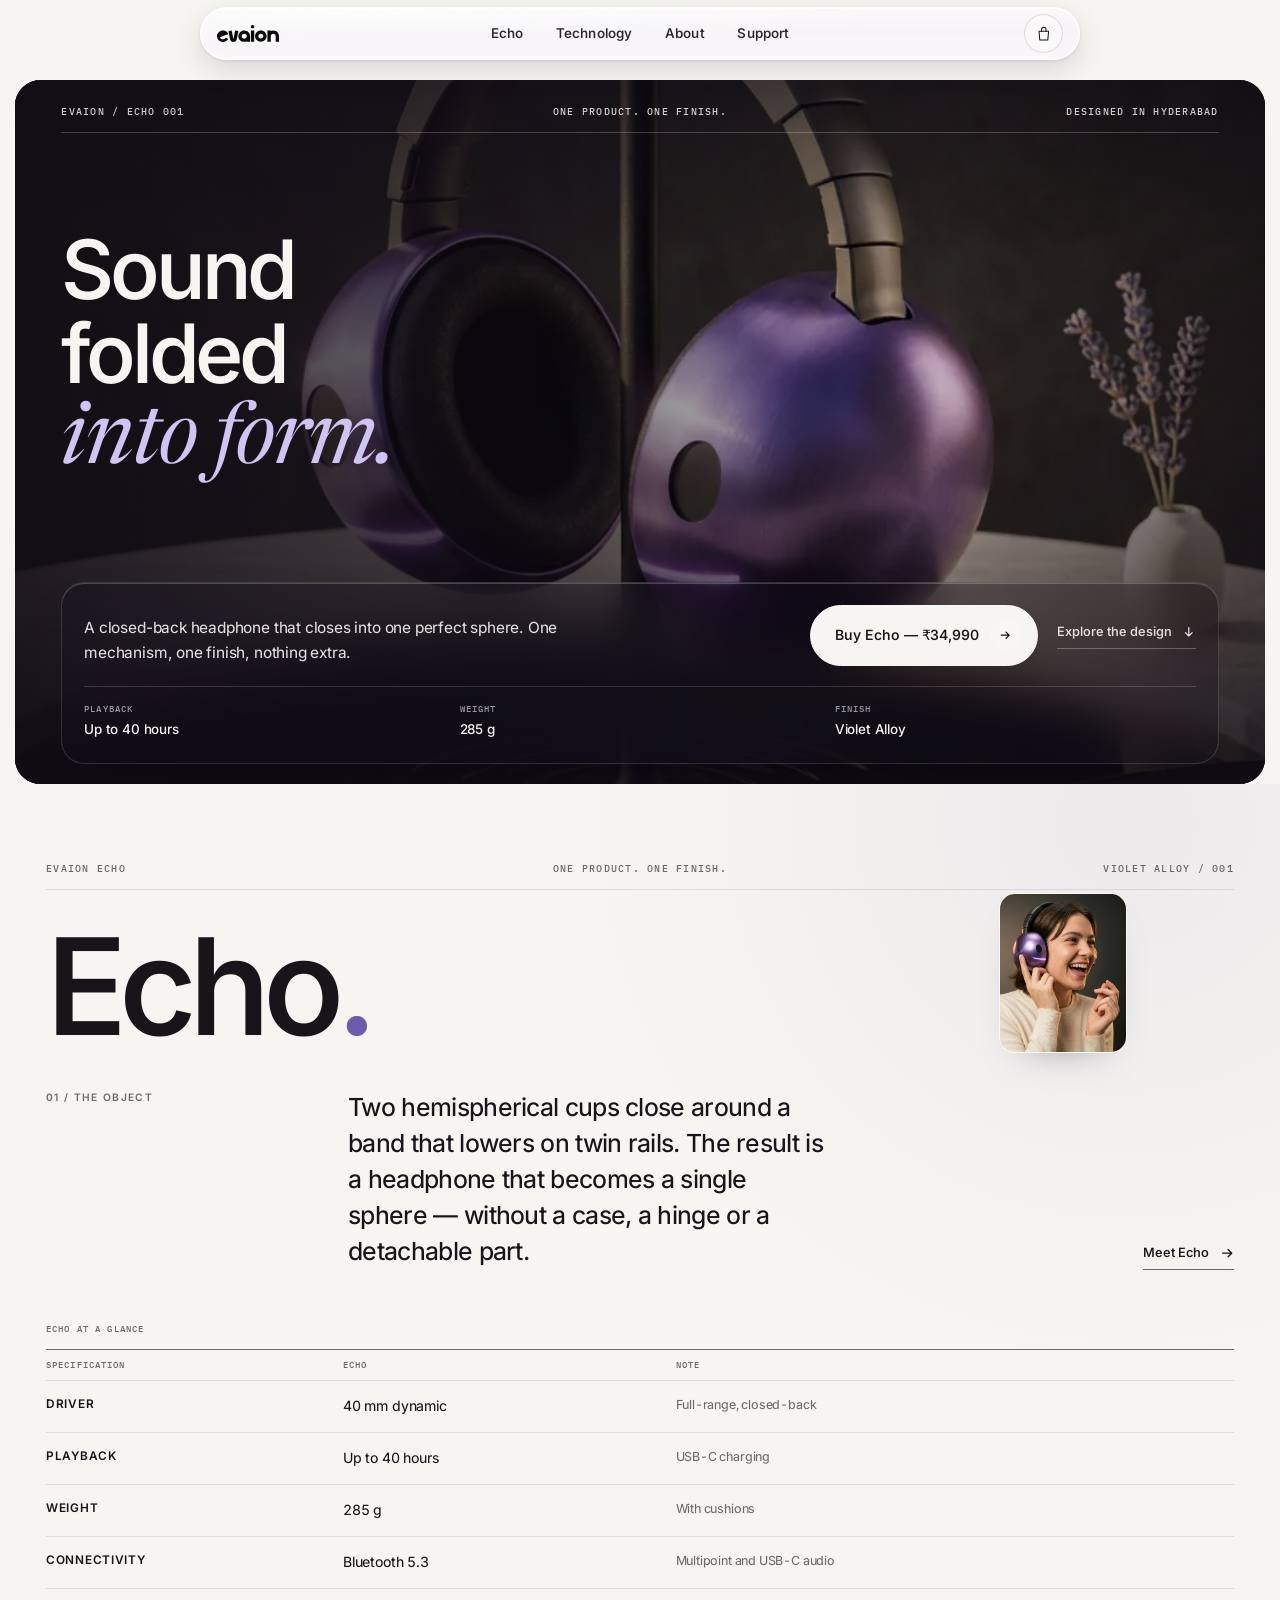
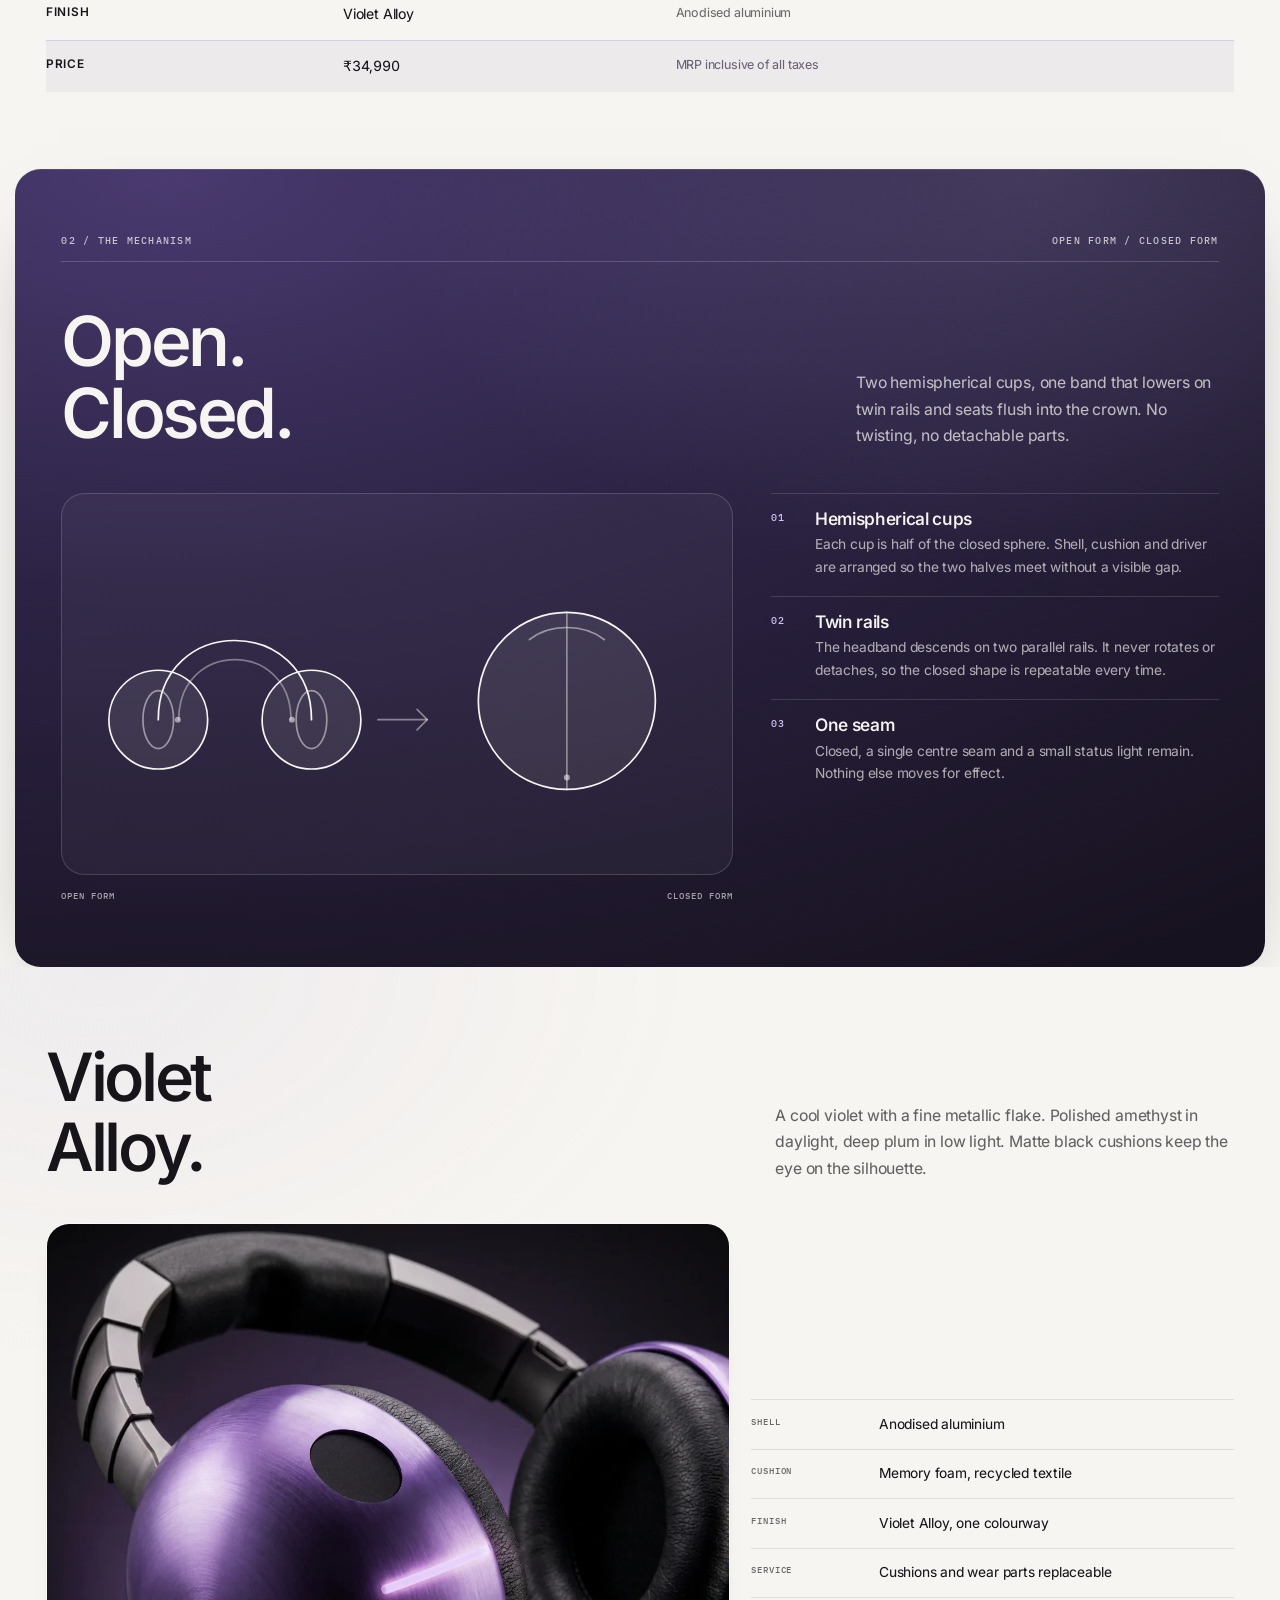
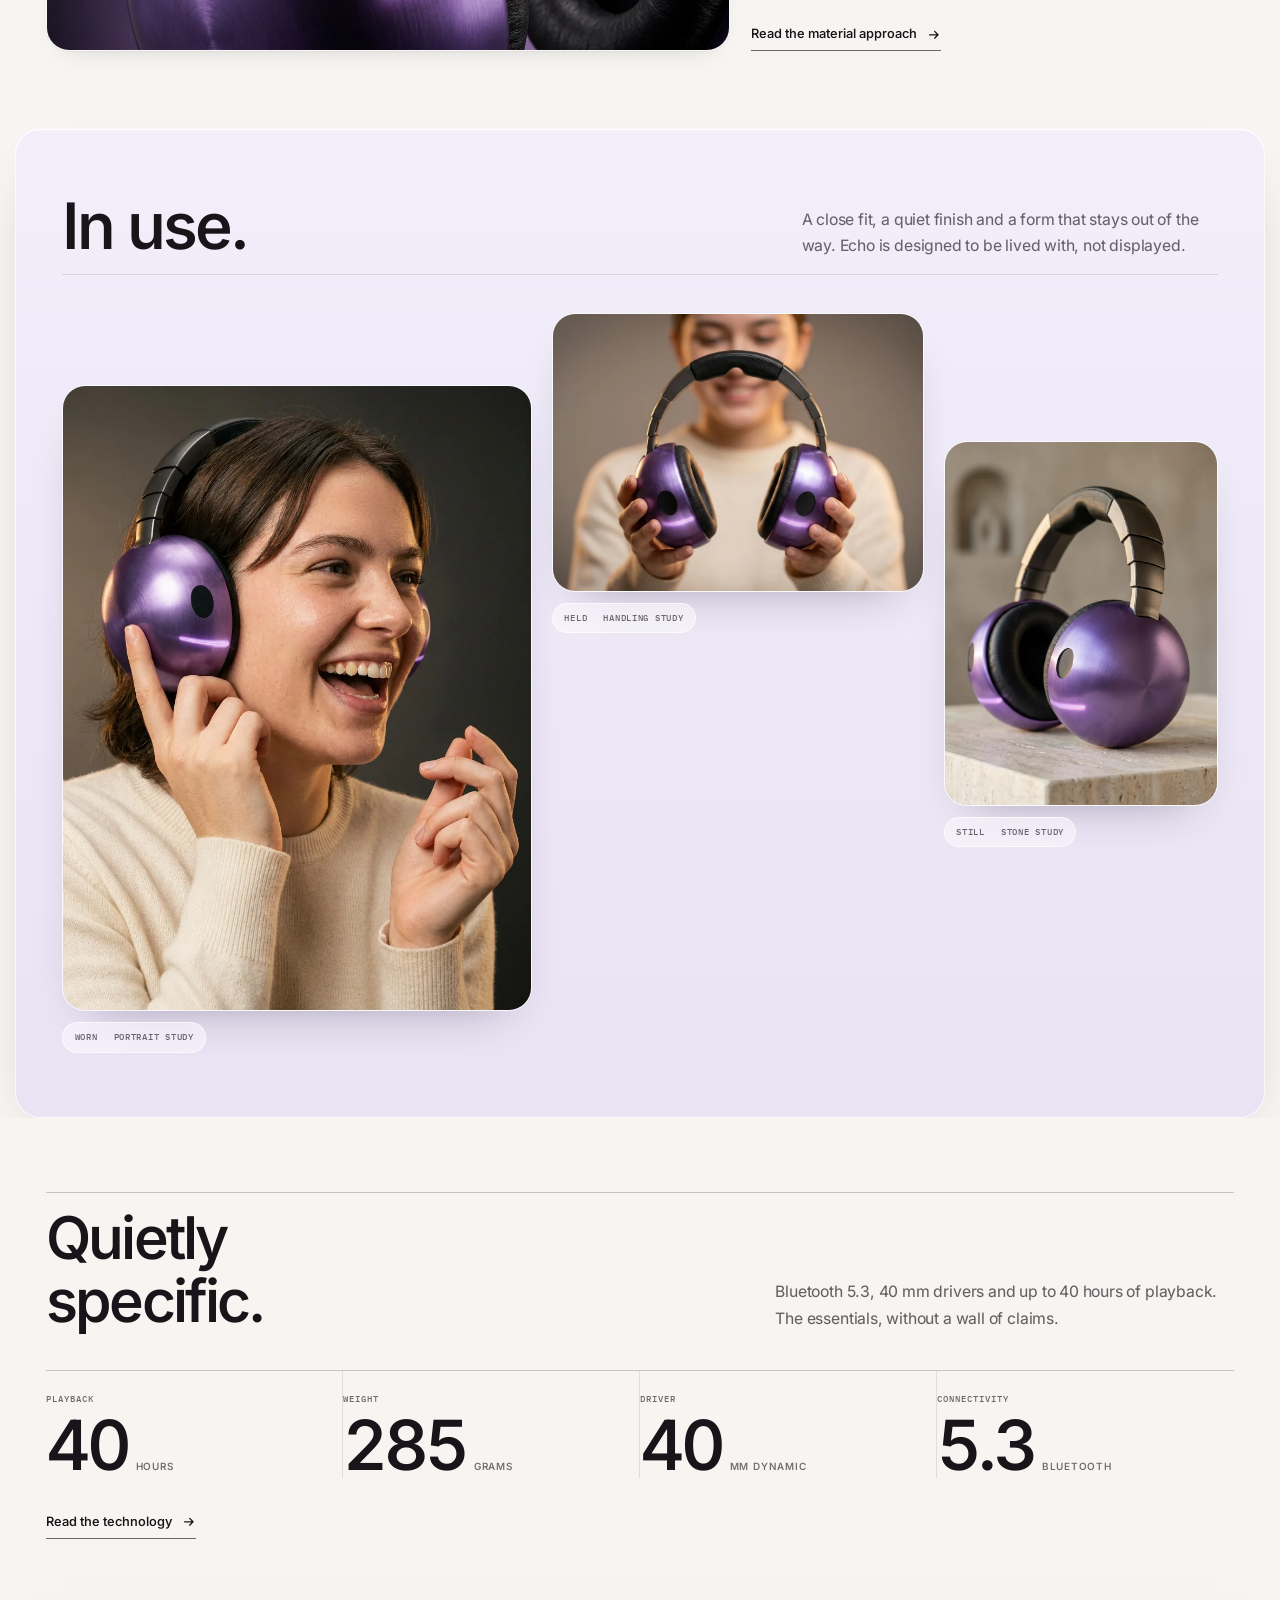
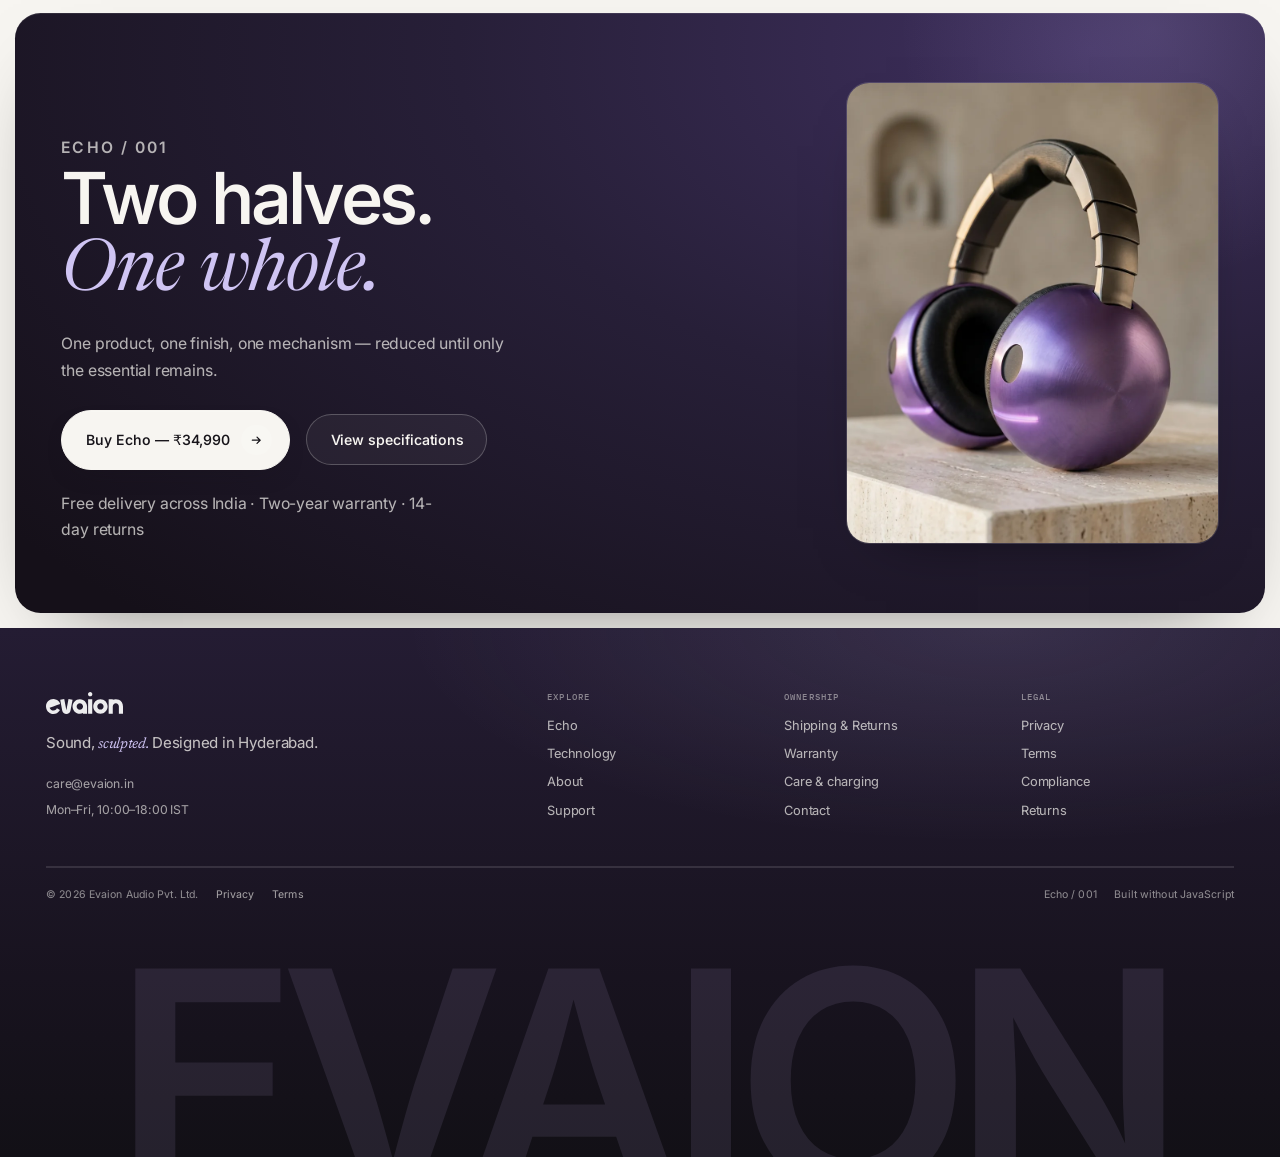
<file: index.html>
<!DOCTYPE html>

<html lang="en" data-sales-mode="buy">

<head>

  <meta charset="UTF-8">

  <meta name="viewport" content="width=device-width, initial-scale=1">

  <title>Evaion Echo — Headphones that close into a sphere | Evaion</title>

  <meta name="description" content="Meet Evaion Echo: a closed-back headphone whose hemispherical cups and retractable headband close into one perfect sphere. Violet Alloy. Designed in Hyderabad.">

  <meta name="theme-color" content="#141017">

  <link rel="canonical" href="https://evaion.in/">

  <meta name="robots" content="index, follow">



  <meta property="og:type" content="website">

  <meta property="og:site_name" content="Evaion">

  <meta property="og:title" content="Evaion Echo — Sound, folded into form">

  <meta property="og:description" content="A headphone that retracts into a perfect sphere. Meet Echo, the first flagship from Evaion.">

  <meta property="og:url" content="https://evaion.in/">

  <meta property="og:image" content="https://evaion.in/assets/og-echo.jpg">

  <meta property="og:image:width" content="1200">

  <meta property="og:image:height" content="630">

  <meta property="og:image:alt" content="Evaion Echo headphones in Violet Alloy">

  <meta name="twitter:card" content="summary_large_image">

  <meta name="twitter:title" content="Evaion Echo — Sound, folded into form">

  <meta name="twitter:description" content="A headphone that retracts into a perfect sphere. Meet Echo, the first flagship from Evaion.">

  <meta name="twitter:image" content="https://evaion.in/assets/og-echo.jpg">



  <link rel="icon" href="assets/favicon-64.png" type="image/png">

  <link rel="apple-touch-icon" href="assets/apple-touch-icon.png">

  <link rel="preload" href="assets/fonts/inter-latin.woff2" as="font" type="font/woff2" crossorigin>

  <link rel="stylesheet" href="css/style.css">

  <link rel="stylesheet" href="css/editorial.css">

  <link rel="stylesheet" href="css/premium.css">

</head>

<body id="top" class="page-home">

  <a class="skip-link" href="#main">Skip to content</a>

  <div class="scroll-progress" aria-hidden="true"></div>



  <header class="site-head theme-dark">

    <div class="shell headbar">

      <a class="brand" href="index.html" aria-label="Evaion — home">

        <span class="brand__plate">

          <img class="brand__icon" src="assets/evaion-icon.svg" alt="" width="220" height="229">

          <img class="brand__word" src="assets/evaion-wordmark.svg" alt="Evaion" width="359" height="102">

        </span>

      </a>



      <nav class="nav" aria-label="Primary">

        <a class="nav__link" href="echo.html">Echo</a>

        <a class="nav__link" href="technology.html">Technology</a>

        <a class="nav__link" href="about.html">About</a>

        <a class="nav__link" href="support.html">Support</a>

      </nav>



      <div class="head-actions">

        <input class="state" id="cart-open" type="checkbox" aria-label="Open shopping bag">

        <label class="icon-btn cart-trigger" for="cart-open">

          <svg viewBox="0 0 24 24" fill="none" stroke="currentColor" stroke-width="1.4" stroke-linecap="round" stroke-linejoin="round" aria-hidden="true">

            <path d="M5.5 8.5h13l-1 12h-11z"/><path d="M9 8.5V6.2a3 3 0 0 1 6 0v2.3"/>

          </svg>

          <span class="cart-count" aria-hidden="true"></span>

        </label>

        <input class="state" id="nav-open" type="checkbox" aria-label="Open navigation menu">

        <label class="menu-btn" for="nav-open"><span></span><span></span><span></span></label>

      </div>

    </div>

  </header>



  <main id="main">

    <section class="ed-hero" aria-labelledby="hero-title">

      <figure class="ed-hero__media">

        <img src="assets/derived/echo-pool.webp" width="928" height="1152"

             alt="Evaion Echo headphones in Violet Alloy suspended above a dark reflecting pool"

             fetchpriority="high" decoding="async">

      </figure>



      <div class="shell ed-hero__grid">

        <div class="ed-hero__top">

          <span>Evaion / Echo 001</span>

          <span>One product. One finish.</span>

          <span>Designed in Hyderabad</span>

        </div>



        <h1 class="ed-hero__title" id="hero-title">

          <span>Sound</span>

          <span>folded</span>

          <span>into form.</span>

        </h1>



        <div class="ed-hero__foot">

          <p class="ed-hero__lede">A closed-back headphone that closes into one perfect sphere. One mechanism, one finish, nothing extra.</p>

          <div class="ed-hero__actions">

            <a class="btn btn--primary btn--lg" href="echo.html">

              Buy Echo — ₹34,990

              <span class="btn__icon" aria-hidden="true"><svg viewBox="0 0 16 16" fill="none" stroke="currentColor" stroke-width="1.6" stroke-linecap="round" stroke-linejoin="round"><path d="M3 8h10M9 4l4 4-4 4"/></svg></span>

            </a>

            <a class="ed-arrow-link" href="#statement">

              Explore the design

              <svg viewBox="0 0 16 16" fill="none" stroke="currentColor" stroke-width="1.5" stroke-linecap="round" stroke-linejoin="round" aria-hidden="true"><path d="M8 3v10M4 9l4 4 4-4"/></svg>

            </a>

          </div>



          <dl class="ed-hero__facts">

            <div><dt>Playback</dt><dd>Up to 40 hours</dd></div>

            <div><dt>Weight</dt><dd>285 g</dd></div>

            <div><dt>Finish</dt><dd>Violet Alloy</dd></div>

          </dl>

        </div>

      </div>

    </section>



    <section class="ed-ledger" id="statement" aria-labelledby="statement-title">

      <div class="shell">

        <div class="ed-bar">

          <span>Evaion Echo</span>

          <span>One product. One finish.</span>

          <span>Violet Alloy / 001</span>

        </div>



        <div class="ed-ledger__display home-reveal">

          <h2 id="statement-title">Echo<span class="ed-period">.</span></h2>

          <figure class="ed-ledger__card">

            <img src="assets/derived/echo-portrait.webp" width="928" height="1152"

                 alt="A smiling person wearing violet Evaion Echo headphones in warm studio light"

                 loading="lazy" decoding="async">

          </figure>

        </div>



        <div class="ed-grid ed-ledger__intro home-reveal">

          <p class="ed-micro">01 / The object</p>

          <p class="ed-ledger__lede">Two hemispherical cups close around a band that lowers on twin rails. The result is a headphone that becomes a single sphere — without a case, a hinge or a detachable part.</p>

          <a class="ed-arrow-link" href="echo.html">

            Meet Echo

            <svg viewBox="0 0 16 16" fill="none" stroke="currentColor" stroke-width="1.5" stroke-linecap="round" stroke-linejoin="round" aria-hidden="true"><path d="M3 8h10M9 4l4 4-4 4"/></svg>

          </a>

        </div>



        <table class="ed-table home-reveal">

          <caption>Echo at a glance</caption>

          <thead>

            <tr><th scope="col">Specification</th><th scope="col">Echo</th><th scope="col">Note</th></tr>

          </thead>

          <tbody>

            <tr><th scope="row">Driver</th><td>40 mm dynamic</td><td>Full-range, closed-back</td></tr>

            <tr><th scope="row">Playback</th><td>Up to 40 hours</td><td>USB-C charging</td></tr>

            <tr><th scope="row">Weight</th><td>285 g</td><td>With cushions</td></tr>

            <tr><th scope="row">Connectivity</th><td>Bluetooth 5.3</td><td>Multipoint and USB-C audio</td></tr>

            <tr><th scope="row">Finish</th><td>Violet Alloy</td><td>Anodised aluminium</td></tr>

            <tr class="ed-table__key"><th scope="row">Price</th><td>₹34,990</td><td>MRP inclusive of all taxes</td></tr>

          </tbody>

        </table>

      </div>

    </section>



    <section class="ed-mechanism" id="mechanism" aria-labelledby="mechanism-title">

      <div class="shell">

        <div class="ed-section-top">

          <span>02 / The mechanism</span>

          <span>Open form / Closed form</span>

        </div>



        <div class="ed-mechanism__head home-reveal">

          <h2 id="mechanism-title">Open.<br>Closed.</h2>

          <p>Two hemispherical cups, one band that lowers on twin rails and seats flush into the crown. No twisting, no detachable parts.</p>

        </div>



        <div class="ed-mechanism__grid">

          <figure class="ed-mechanism__figure home-reveal">

            <svg viewBox="0 0 720 380" role="img" aria-labelledby="diagram-title diagram-desc">

              <title id="diagram-title">Echo open and closed</title>

              <desc id="diagram-desc">A technical diagram. On the left, two ear cups joined by an arched headband show the open form. On the right, the same parts meet as a single sphere with a centre seam.</desc>

              <g fill="none" stroke="currentColor" stroke-width="1.5" stroke-linecap="round" stroke-linejoin="round">

                <path d="M80 232C80 108 260 108 260 232"/>

                <path d="M104 232c0-94 132-94 132 0" opacity="0.4"/>

                <circle cx="80" cy="232" r="58" fill="#efeafb"/>

                <circle cx="260" cy="232" r="58" fill="#efeafb"/>

                <ellipse cx="80" cy="232" rx="18" ry="34" opacity="0.5"/>

                <ellipse cx="260" cy="232" rx="18" ry="34" opacity="0.5"/>

                <circle cx="103" cy="232" r="3.5" fill="currentColor" stroke="none" opacity="0.55"/>

                <circle cx="237" cy="232" r="3.5" fill="currentColor" stroke="none" opacity="0.55"/>

                <path d="M338 232h58" opacity="0.45"/>

                <path d="m384 220 12 12-12 12" opacity="0.45"/>

                <circle cx="560" cy="210" r="104" fill="#efeafb"/>

                <path d="M560 106v208" opacity="0.45"/>

                <path d="M516 138c24-19 64-19 88 0" opacity="0.5"/>

                <circle cx="560" cy="300" r="3.5" fill="currentColor" stroke="none" opacity="0.55"/>

              </g>

            </svg>

            <figcaption><span>Open form</span><span>Closed form</span></figcaption>

          </figure>



          <ol class="ed-steps home-reveal">

            <li>

              <span>01</span>

              <div>

                <h3>Hemispherical cups</h3>

                <p>Each cup is half of the closed sphere. Shell, cushion and driver are arranged so the two halves meet without a visible gap.</p>

              </div>

            </li>

            <li>

              <span>02</span>

              <div>

                <h3>Twin rails</h3>

                <p>The headband descends on two parallel rails. It never rotates or detaches, so the closed shape is repeatable every time.</p>

              </div>

            </li>

            <li>

              <span>03</span>

              <div>

                <h3>One seam</h3>

                <p>Closed, a single centre seam and a small status light remain. Nothing else moves for effect.</p>

              </div>

            </li>

          </ol>

        </div>

      </div>

    </section>



    <section class="ed-materials" id="materials" aria-labelledby="materials-title">

      <div class="shell">

        <div class="ed-materials__head home-reveal">

          <h2 id="materials-title">Violet<br>Alloy.</h2>

          <p>A cool violet with a fine metallic flake. Polished amethyst in daylight, deep plum in low light. Matte black cushions keep the eye on the silhouette.</p>

        </div>



        <div class="ed-grid ed-materials__grid">

          <figure class="ed-materials__media home-reveal">

            <img src="assets/derived/echo-macro.webp" width="1376" height="768"

                 alt="Macro detail of the Echo ear cup, cushion and machined headband in Violet Alloy"

                 loading="lazy" decoding="async">

          </figure>



          <div class="ed-materials__copy home-reveal">

            <dl class="ed-materials__list">

              <div><dt>Shell</dt><dd>Anodised aluminium</dd></div>

              <div><dt>Cushion</dt><dd>Memory foam, recycled textile</dd></div>

              <div><dt>Finish</dt><dd>Violet Alloy, one colourway</dd></div>

              <div><dt>Service</dt><dd>Cushions and wear parts replaceable</dd></div>

            </dl>

            <a class="ed-arrow-link" href="technology.html#materials">

              Read the material approach

              <svg viewBox="0 0 16 16" fill="none" stroke="currentColor" stroke-width="1.5" stroke-linecap="round" stroke-linejoin="round" aria-hidden="true"><path d="M3 8h10M9 4l4 4-4 4"/></svg>

            </a>

          </div>

        </div>

      </div>

    </section>



    <section class="ed-gallery" id="gallery" aria-labelledby="gallery-title">

      <div class="shell">

        <div class="ed-gallery__head home-reveal">

          <h2 id="gallery-title">In use.</h2>

          <p>A close fit, a quiet finish and a form that stays out of the way. Echo is designed to be lived with, not displayed.</p>

        </div>



        <div class="ed-grid ed-gallery__grid">

          <figure class="ed-gallery__item home-reveal">

            <img src="assets/derived/echo-portrait.webp" width="928" height="1152"

                 alt="A smiling person wearing violet Evaion Echo headphones in warm studio light"

                 loading="lazy" decoding="async">

            <figcaption><span>Worn</span><span>Portrait study</span></figcaption>

          </figure>

          <figure class="ed-gallery__item home-reveal">

            <img src="assets/derived/echo-holding.webp" width="1376" height="768"

                 alt="Two hands holding the open Echo headphones in violet"

                 loading="lazy" decoding="async">

            <figcaption><span>Held</span><span>Handling study</span></figcaption>

          </figure>

          <figure class="ed-gallery__item home-reveal">

            <img src="assets/derived/echo-stone.webp" width="928" height="1152"

                 alt="Echo headphones resting on a pale stone plinth"

                 loading="lazy" decoding="async">

            <figcaption><span>Still</span><span>Stone study</span></figcaption>

          </figure>

        </div>

      </div>

    </section>



    <section class="ed-numbers" aria-labelledby="numbers-title">

      <div class="shell">

        <div class="ed-numbers__head home-reveal">

          <h2 id="numbers-title">Quietly<br>specific.</h2>

          <p>Bluetooth 5.3, 40 mm drivers and up to 40 hours of playback. The essentials, without a wall of claims.</p>

        </div>



        <dl class="ed-numbers__grid home-reveal">

          <div><dt>Playback</dt><dd>40 <span>hours</span></dd></div>

          <div><dt>Weight</dt><dd>285 <span>grams</span></dd></div>

          <div><dt>Driver</dt><dd>40 <span>mm dynamic</span></dd></div>

          <div><dt>Connectivity</dt><dd>5.3 <span>Bluetooth</span></dd></div>

        </dl>



        <p class="ed-numbers__foot">

          <a class="ed-arrow-link" href="technology.html">

            Read the technology

            <svg viewBox="0 0 16 16" fill="none" stroke="currentColor" stroke-width="1.5" stroke-linecap="round" stroke-linejoin="round" aria-hidden="true"><path d="M3 8h10M9 4l4 4-4 4"/></svg>

          </a>

        </p>

      </div>

    </section>



    <section class="ed-close" aria-labelledby="close-title">

      <div class="shell ed-grid ed-close__grid">

        <div class="ed-close__copy home-reveal">

          <p class="ed-micro">Echo / 001</p>

          <h2 id="close-title">Two halves.<span>One whole.</span></h2>

          <p>One product, one finish, one mechanism — reduced until only the essential remains.</p>

          <div class="ed-close__actions">

            <a class="btn btn--primary btn--lg" href="echo.html">

              Buy Echo — ₹34,990

              <span class="btn__icon" aria-hidden="true"><svg viewBox="0 0 16 16" fill="none" stroke="currentColor" stroke-width="1.6" stroke-linecap="round" stroke-linejoin="round"><path d="M3 8h10M9 4l4 4-4 4"/></svg></span>

            </a>

            <a class="btn btn--ghost btn--lg" href="echo.html#specs">View specifications</a>

          </div>

          <p class="ed-close__fine">Free delivery across India · Two-year warranty · 14-day returns</p>

        </div>

        <figure class="ed-close__media home-reveal">

          <img src="assets/derived/echo-stone.webp" width="928" height="1152"

               alt="Evaion Echo headphones in Violet Alloy resting on a pale stone plinth"

               loading="lazy" decoding="async">

        </figure>

      </div>

    </section>

  </main>



  <footer class="site-foot theme-dark">

    <div class="shell">

      <div class="foot-top foot-top--compact">

        <div class="foot-brand">

          <a class="brand" href="index.html" aria-label="Evaion — home">

            <span class="brand__plate">

              <img class="brand__icon" src="assets/evaion-icon.svg" alt="" width="220" height="229">

              <img class="brand__word" src="assets/evaion-wordmark.svg" alt="Evaion" width="359" height="102">

            </span>

          </a>

          <p class="foot-brand__line">Sound, <span class="serif">sculpted.</span> Designed in Hyderabad.</p>

          <div class="foot-contact">

            <a href="mailto:care@evaion.in">care@evaion.in</a>

            <span>Mon–Fri, 10:00–18:00 IST</span>

          </div>

        </div>



        <div class="foot-grid">

          <div class="foot-col">

            <h2>Explore</h2>

            <a href="echo.html">Echo</a>

            <a href="technology.html">Technology</a>

            <a href="about.html">About</a>

            <a href="support.html">Support</a>

          </div>

          <div class="foot-col">

            <h2>Ownership</h2>

            <a href="shipping.html">Shipping &amp; Returns</a>

            <a href="warranty.html">Warranty</a>

            <a href="support.html#care">Care &amp; charging</a>

            <a href="support.html#contact">Contact</a>

          </div>

          <div class="foot-col">

            <h2>Legal</h2>

            <a href="privacy.html">Privacy</a>

            <a href="terms.html">Terms</a>

            <a href="echo.html#compliance">Compliance</a>

            <a href="shipping.html#returns">Returns</a>

          </div>

        </div>

      </div>



      <div class="foot-bottom">

        <div class="foot-bottom__legal">

          <span>© 2026 Evaion Audio Pvt. Ltd.</span>

          <a href="privacy.html">Privacy</a>

          <a href="terms.html">Terms</a>

        </div>

        <div class="foot-bottom__meta">

          <span>Echo / 001</span>

          <span>Built without JavaScript</span>

        </div>

      </div>

    </div>

  </footer>



  <div class="nav-sheet theme-dark" id="mobile-menu" role="region" aria-label="Site menu">

    <div class="nav-sheet__inner shell">

      <div class="nav-sheet__top">

        <p class="mono">Menu / Evaion</p>

        <p class="mono" style="color:var(--lime);">Hyderabad, India</p>

      </div>



      <nav aria-label="Mobile">

        <ul class="nav-sheet__links">

          <li><a href="echo.html"><span>01</span><span>Echo</span><svg viewBox="0 0 16 16" fill="none" stroke="currentColor" stroke-width="1.4" stroke-linecap="round" stroke-linejoin="round" aria-hidden="true"><path d="M3 13 13 3M5 3h8v8"/></svg></a></li>

          <li><a href="technology.html"><span>02</span><span>Technology</span><svg viewBox="0 0 16 16" fill="none" stroke="currentColor" stroke-width="1.4" stroke-linecap="round" stroke-linejoin="round" aria-hidden="true"><path d="M3 13 13 3M5 3h8v8"/></svg></a></li>

          <li><a href="about.html"><span>03</span><span>About</span><svg viewBox="0 0 16 16" fill="none" stroke="currentColor" stroke-width="1.4" stroke-linecap="round" stroke-linejoin="round" aria-hidden="true"><path d="M3 13 13 3M5 3h8v8"/></svg></a></li>

          <li><a href="support.html"><span>04</span><span>Support</span><svg viewBox="0 0 16 16" fill="none" stroke="currentColor" stroke-width="1.4" stroke-linecap="round" stroke-linejoin="round" aria-hidden="true"><path d="M3 13 13 3M5 3h8v8"/></svg></a></li>

        </ul>

      </nav>



      <div class="nav-sheet__foot">

        <div class="nav-sheet__foot-links">

          <a href="shipping.html">Shipping &amp; Returns</a>

          <a href="warranty.html">Warranty</a>

          <a href="privacy.html">Privacy</a>

          <a href="terms.html">Terms</a>

        </div>

        <p class="nav-sheet__note">Echo is one product, one finish. Questions? Write to <a href="mailto:care@evaion.in">care@evaion.in</a>.</p>

      </div>

    </div>

  </div>



  <div class="cart-layer" role="region" aria-label="Shopping bag">

    <label class="cart-scrim cart-scrim--open" for="cart-open" aria-label="Close shopping bag"></label>

    <label class="cart-scrim cart-scrim--filled" for="cart-filled" aria-label="Close shopping bag"></label>



    <section class="cart-drawer theme-dark">

      <div class="cart-drawer__head">

        <div>

          <h2 id="cart-title">Your bag</h2>

          <p class="cart-drawer__count">Echo / Violet Alloy</p>

        </div>

        

        <label class="icon-btn cart-close cart-close--open" for="cart-open" aria-label="Close shopping bag">

          <svg viewBox="0 0 20 20" fill="none" stroke="currentColor" stroke-width="1.4" stroke-linecap="round" aria-hidden="true"><path d="m5 5 10 10M15 5 5 15"/></svg>

        </label>



        

        <label class="icon-btn cart-close cart-close--filled" for="cart-filled" aria-label="Close shopping bag">

          <svg viewBox="0 0 20 20" fill="none" stroke="currentColor" stroke-width="1.4" stroke-linecap="round" aria-hidden="true"><path d="m5 5 10 10M15 5 5 15"/></svg>

        </label>



      </div>



      <div class="cart-drawer__body">



        <div class="cart-empty">

          <span class="cart-empty__mark" aria-hidden="true">

            <svg viewBox="0 0 24 24" fill="none" stroke="currentColor" stroke-width="1.3" stroke-linecap="round" stroke-linejoin="round"><path d="M5.5 8.5h13l-1 12h-11z"/><path d="M9 8.5V6.2a3 3 0 0 1 6 0v2.3"/></svg>

          </span>

          <h3>Nothing here yet.</h3>

          <p>Echo is one product in one finish. Add it to begin.</p>

          <a class="btn btn--primary btn--sm" href="echo.html">Discover Echo</a>

        </div>



      </div>



      <div class="cart-drawer__foot">

        <div class="cart-subtotal">

          <span class="cart-subtotal__label">Subtotal</span>

          <span class="cart-subtotal__value">

            <span class="total-qty total-qty--1">₹34,990</span>

            <span class="total-qty total-qty--2">₹69,980</span>

            <span class="total-qty total-qty--3">₹1,04,970</span>

          </span>

        </div>

        <p class="cart-tax-note">Taxes included. Free delivery across India.</p>

        <a class="btn btn--primary btn--block" href="checkout.html">

          Checkout

          <span class="btn__icon" aria-hidden="true"><svg viewBox="0 0 16 16" fill="none" stroke="currentColor" stroke-width="1.6" stroke-linecap="round" stroke-linejoin="round"><path d="M3 8h10M9 4l4 4-4 4"/></svg></span>

        </a>

        <label class="cart-continue cart-continue--filled" for="cart-filled">Continue browsing</label>

        <label class="cart-continue cart-continue--open" for="cart-open">Continue browsing</label>

      </div>



    </section>

  </div>



</body>

</html>
</file>
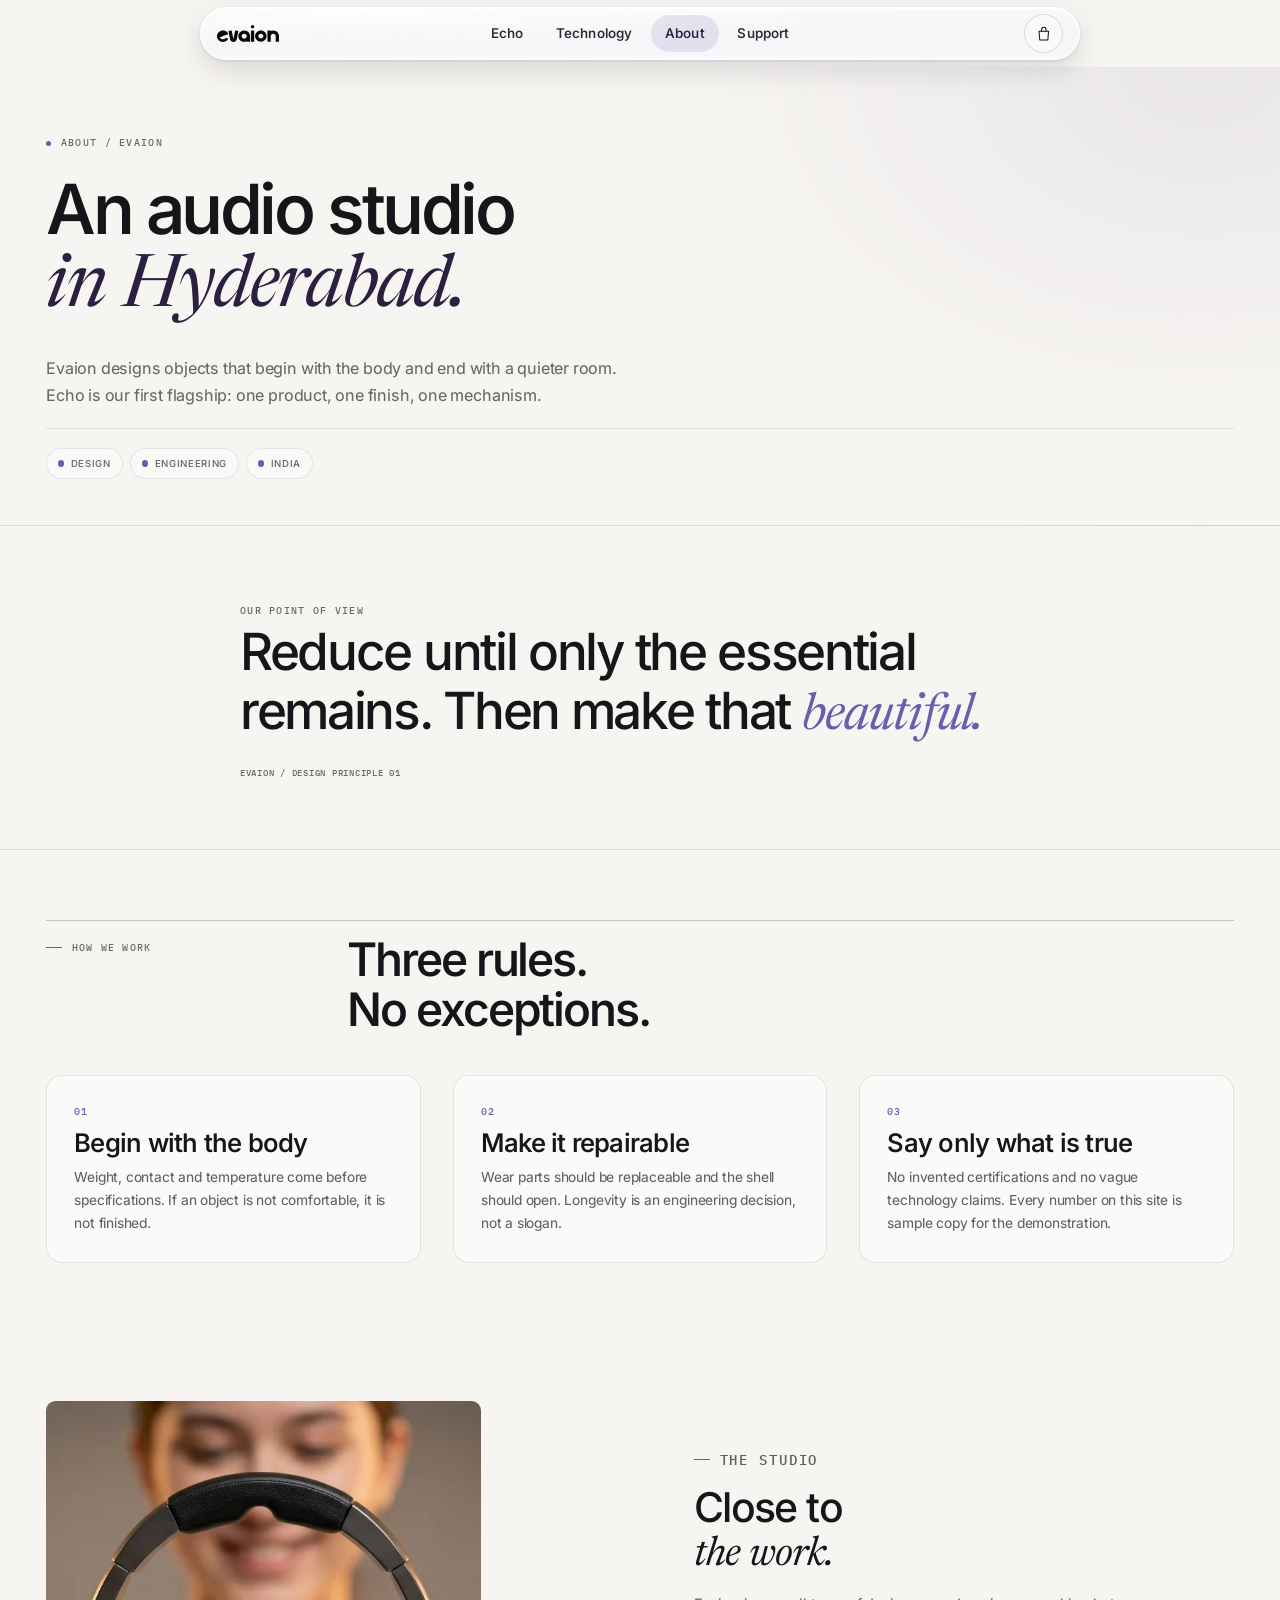
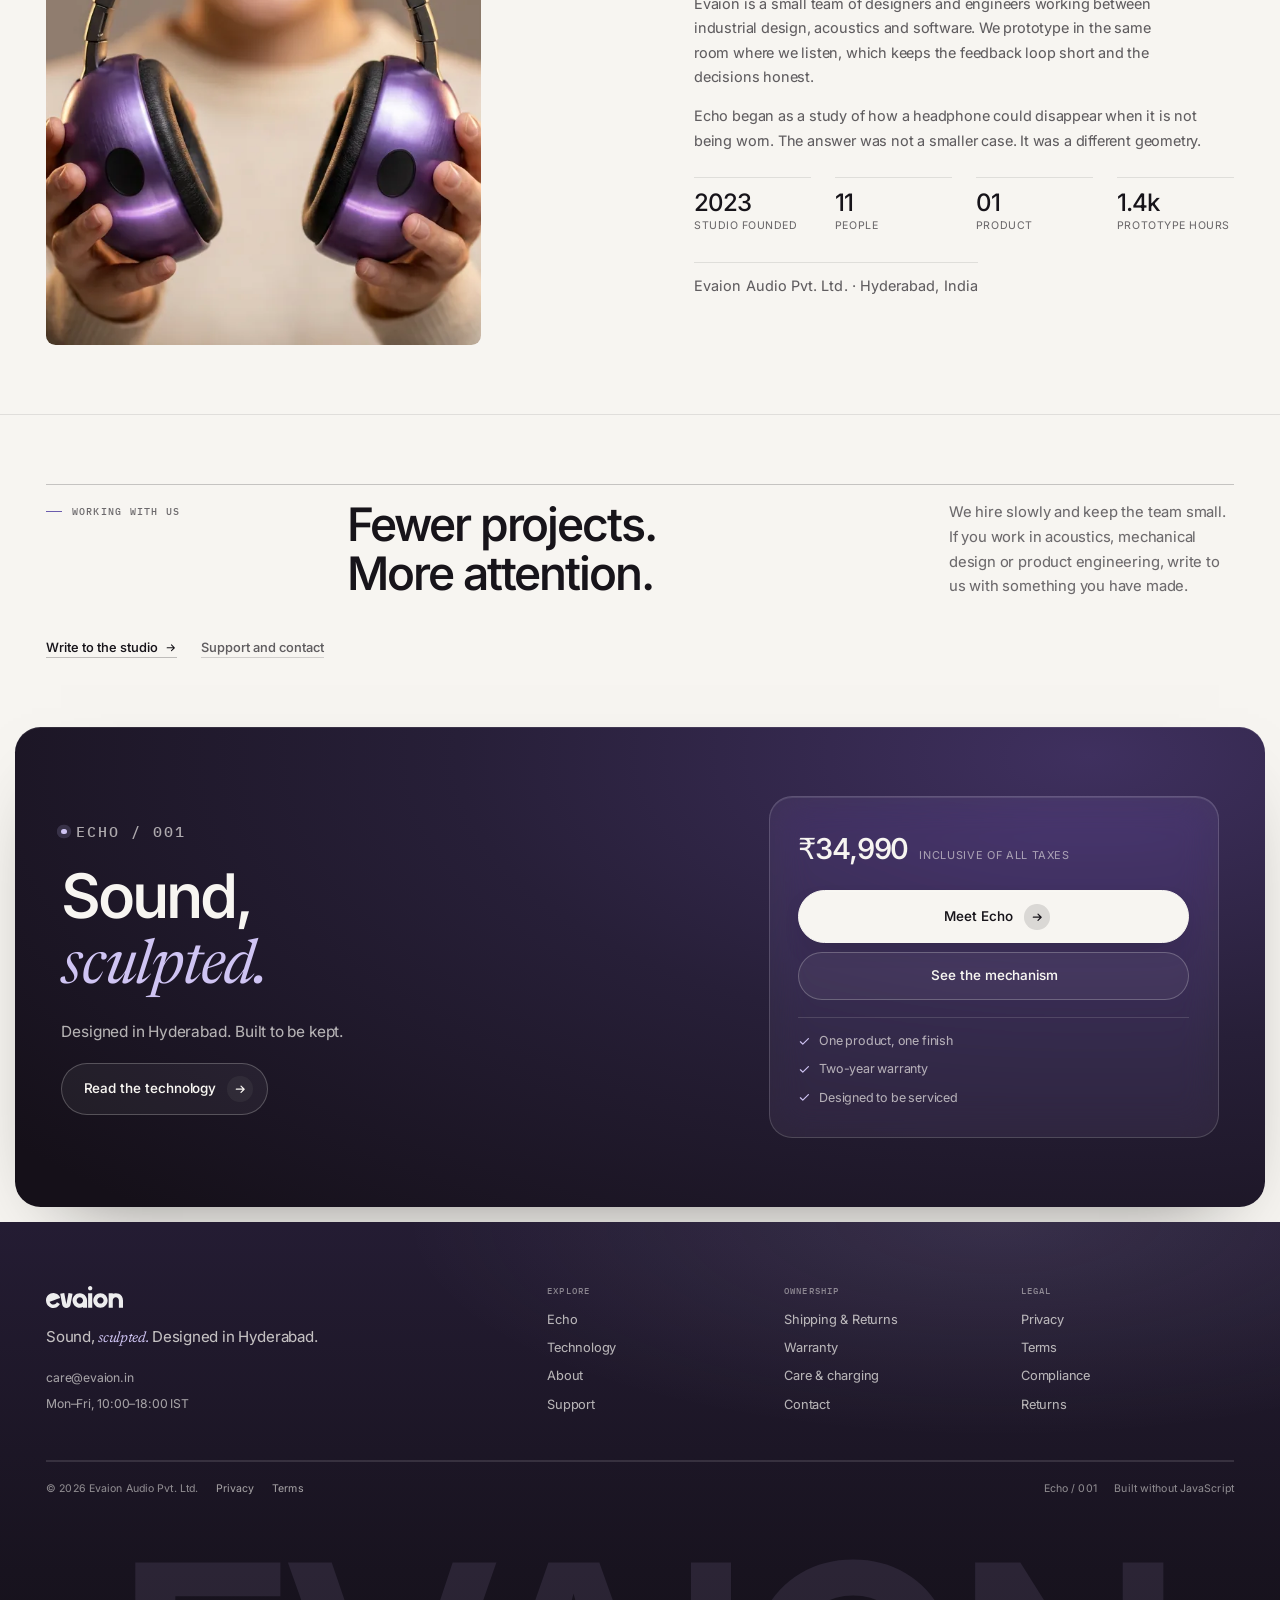
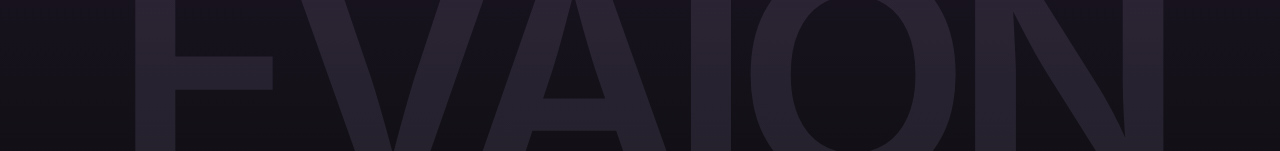
<file: about.html>
<!DOCTYPE html>

<html lang="en" data-sales-mode="buy">

<head>

  <meta charset="UTF-8">

  <meta name="viewport" content="width=device-width, initial-scale=1">

  <title>About — An audio studio in Hyderabad | Evaion</title>

  <meta name="description" content="Evaion is a small audio studio in Hyderabad. One product, one finish, one mechanism. Meet the design principles behind Echo.">

  <meta name="theme-color" content="#141017">

  <link rel="canonical" href="https://evaion.in/about.html">

  <meta name="robots" content="index, follow">



  <meta property="og:type" content="website">

  <meta property="og:site_name" content="Evaion">

  <meta property="og:title" content="About Evaion">

  <meta property="og:description" content="An audio studio in Hyderabad. Reduce until only the essential remains.">

  <meta property="og:url" content="https://evaion.in/about.html">

  <meta property="og:image" content="https://evaion.in/assets/og-echo.jpg">

  <meta property="og:image:width" content="1200">

  <meta property="og:image:height" content="630">

  <meta property="og:image:alt" content="Evaion Echo headphones in Violet Alloy">

  <meta name="twitter:card" content="summary_large_image">

  <meta name="twitter:title" content="About Evaion">

  <meta name="twitter:description" content="An audio studio in Hyderabad. Reduce until only the essential remains.">

  <meta name="twitter:image" content="https://evaion.in/assets/og-echo.jpg">



  <link rel="icon" href="assets/favicon-64.png" type="image/png">

  <link rel="apple-touch-icon" href="assets/apple-touch-icon.png">

  <link rel="preload" href="assets/fonts/inter-latin.woff2" as="font" type="font/woff2" crossorigin>

  <link rel="stylesheet" href="css/style.css">

  <link rel="stylesheet" href="css/editorial.css">

  <link rel="stylesheet" href="css/premium.css">

</head>

<body id="top" class="page-editorial">

  <a class="skip-link" href="#main">Skip to content</a>

  <div class="scroll-progress" aria-hidden="true"></div>



  <header class="site-head theme-dark">

    <div class="shell headbar">

      <a class="brand" href="index.html" aria-label="Evaion — home">

        <span class="brand__plate">

          <img class="brand__icon" src="assets/evaion-icon.svg" alt="" width="220" height="229">

          <img class="brand__word" src="assets/evaion-wordmark.svg" alt="Evaion" width="359" height="102">

        </span>

      </a>



      <nav class="nav" aria-label="Primary">

        <a class="nav__link" href="echo.html">Echo</a>

        <a class="nav__link" href="technology.html">Technology</a>

        <a class="nav__link" href="about.html" aria-current="page">About</a>

        <a class="nav__link" href="support.html">Support</a>

      </nav>



      <div class="head-actions">

        <input class="state" id="cart-open" type="checkbox" aria-label="Open shopping bag">

        <label class="icon-btn cart-trigger" for="cart-open">

          <svg viewBox="0 0 24 24" fill="none" stroke="currentColor" stroke-width="1.4" stroke-linecap="round" stroke-linejoin="round" aria-hidden="true">

            <path d="M5.5 8.5h13l-1 12h-11z"/><path d="M9 8.5V6.2a3 3 0 0 1 6 0v2.3"/>

          </svg>

          <span class="cart-count" aria-hidden="true"></span>

        </label>

        <input class="state" id="nav-open" type="checkbox" aria-label="Open navigation menu">

        <label class="menu-btn" for="nav-open"><span></span><span></span><span></span></label>

      </div>

    </div>

  </header>



  <main id="main">

    <section class="page-hero" aria-labelledby="page-title">

      <div class="shell page-hero__inner">

        <p class="eyebrow eyebrow--dot">About / Evaion</p>

        <h1 class="page-hero__title" id="page-title">An audio studio<br><span class="serif">in Hyderabad.</span></h1>

        <p class="page-hero__lede">Evaion designs objects that begin with the body and end with a quieter room. Echo is our first flagship: one product, one finish, one mechanism.</p>

        <div class="page-hero__meta"><span><span class="dot" aria-hidden="true"></span> Design</span><span><span class="dot" aria-hidden="true"></span> Engineering</span><span><span class="dot" aria-hidden="true"></span> India</span></div>

      </div>

    </section>



    <section class="section" aria-labelledby="manifesto-title">

      <div class="shell">

        <div class="manifesto reveal">

          <p class="eyebrow" style="justify-content:center;">Our point of view</p>

          <h2 class="manifesto__quote" id="manifesto-title">Reduce until only the essential remains. Then make that <span class="serif">beautiful.</span></h2>

          <p class="manifesto__byline">Evaion / Design principle 01</p>

        </div>

      </div>

    </section>



    <section class="section section--line" aria-labelledby="principles-title">

      <div class="shell">

        <div class="sec-head reveal">

          <div class="sec-head__meta"><p class="eyebrow">How we work</p></div>

          <h2 class="sec-head__title" id="principles-title">Three rules.<br>No exceptions.</h2>

        </div>



        <div class="principles">

          <article class="principle reveal">

            <span class="principle__num">01</span>

            <h2>Begin with the body</h2>

            <p>Weight, contact and temperature come before specifications. If an object is not comfortable, it is not finished.</p>

          </article>

          <article class="principle reveal">

            <span class="principle__num">02</span>

            <h2>Make it repairable</h2>

            <p>Wear parts should be replaceable and the shell should open. Longevity is an engineering decision, not a slogan.</p>

          </article>

          <article class="principle reveal">

            <span class="principle__num">03</span>

            <h2>Say only what is true</h2>

            <p>No invented certifications and no vague technology claims. Every number on this site is sample copy for the demonstration.</p>

          </article>

        </div>

      </div>

    </section>



    <section class="section" aria-labelledby="studio-title">

      <div class="shell">

        <div class="about-band">

          <figure class="about-band__media reveal">

            <img src="assets/derived/echo-holding.webp" width="1376" height="768" alt="Two hands holding the open Echo headphones in violet" loading="lazy" decoding="async">

          </figure>

          <div class="about-band__copy reveal">

            <p class="eyebrow">The studio</p>

            <h2 id="studio-title">Close to<br><span class="serif">the work.</span></h2>

            <p>Evaion is a small team of designers and engineers working between industrial design, acoustics and software. We prototype in the same room where we listen, which keeps the feedback loop short and the decisions honest.</p>

            <p>Echo began as a study of how a headphone could disappear when it is not being worn. The answer was not a smaller case. It was a different geometry.</p>

            <div class="stat-row">

              <div class="stat"><strong>2023</strong><span>Studio founded</span></div>

              <div class="stat"><strong>11</strong><span>People</span></div>

              <div class="stat"><strong>01</strong><span>Product</span></div>

              <div class="stat"><strong>1.4k</strong><span>Prototype hours</span></div>

            </div>

            <p class="fine">Evaion Audio Pvt. Ltd. · Hyderabad, India</p>

          </div>

        </div>

      </div>

    </section>



    <section class="section section--line" aria-labelledby="careers-title">

      <div class="shell">

        <div class="sec-head reveal">

          <div class="sec-head__meta"><p class="eyebrow">Working with us</p></div>

          <h2 class="sec-head__title" id="careers-title">Fewer projects.<br>More attention.</h2>

          <div class="sec-head__aside">

            <p class="sec-head__copy">We hire slowly and keep the team small. If you work in acoustics, mechanical design or product engineering, write to us with something you have made.</p>

          </div>

        </div>

        <div class="link-row reveal">

          <a class="text-link" href="mailto:care@evaion.in?subject=Studio%20enquiry">

            Write to the studio

            <svg viewBox="0 0 16 16" fill="none" stroke="currentColor" stroke-width="1.5" stroke-linecap="round" stroke-linejoin="round" aria-hidden="true"><path d="M3 8h10M9 4l4 4-4 4"/></svg>

          </a>

          <a class="text-link text-link--muted" href="support.html">Support and contact</a>

        </div>

      </div>

    </section>



    <section class="cta-band theme-dark" aria-labelledby="about-cta-title">

      <span class="cta-band__rings" aria-hidden="true"></span>

      <div class="shell">

        <div class="cta-band__inner">

          <div class="cta-band__copy reveal">

            <p class="eyebrow eyebrow--dot">Echo / 001</p>

            <h2 class="cta-band__title" id="about-cta-title">Sound,<br><span class="serif">sculpted.</span></h2>

            <p>Designed in Hyderabad. Built to be kept.</p>

            <a class="btn btn--ghost" href="technology.html">Read the technology <span class="btn__icon" aria-hidden="true"><svg viewBox="0 0 16 16" fill="none" stroke="currentColor" stroke-width="1.6" stroke-linecap="round" stroke-linejoin="round"><path d="M3 8h10M9 4l4 4-4 4"/></svg></span></a>

          </div>

          <div class="cta-band__box reveal">

            <div class="cta-band__price"><strong>₹34,990</strong><span>Inclusive of all taxes</span></div>

            <div class="cta-band__actions">

              <a class="btn btn--primary btn--block" href="echo.html">Meet Echo <span class="btn__icon" aria-hidden="true"><svg viewBox="0 0 16 16" fill="none" stroke="currentColor" stroke-width="1.6" stroke-linecap="round" stroke-linejoin="round"><path d="M3 8h10M9 4l4 4-4 4"/></svg></span></a>

              <a class="btn btn--ghost btn--block" href="index.html#mechanism">See the mechanism</a>

            </div>

            <div class="cta-band__list">

              <div><svg viewBox="0 0 16 16" fill="none" stroke="currentColor" stroke-width="1.5" stroke-linecap="round" stroke-linejoin="round" aria-hidden="true"><path d="m3 8.5 3 3 7-7"/></svg> One product, one finish</div>

              <div><svg viewBox="0 0 16 16" fill="none" stroke="currentColor" stroke-width="1.5" stroke-linecap="round" stroke-linejoin="round" aria-hidden="true"><path d="m3 8.5 3 3 7-7"/></svg> Two-year warranty</div>

              <div><svg viewBox="0 0 16 16" fill="none" stroke="currentColor" stroke-width="1.5" stroke-linecap="round" stroke-linejoin="round" aria-hidden="true"><path d="m3 8.5 3 3 7-7"/></svg> Designed to be serviced</div>

            </div>

          </div>

        </div>

      </div>

    </section>

  </main>



  <footer class="site-foot theme-dark">

    <div class="shell">

      <div class="foot-top foot-top--compact">

        <div class="foot-brand">

          <a class="brand" href="index.html" aria-label="Evaion — home">

            <span class="brand__plate">

              <img class="brand__icon" src="assets/evaion-icon.svg" alt="" width="220" height="229">

              <img class="brand__word" src="assets/evaion-wordmark.svg" alt="Evaion" width="359" height="102">

            </span>

          </a>

          <p class="foot-brand__line">Sound, <span class="serif">sculpted.</span> Designed in Hyderabad.</p>

          <div class="foot-contact">

            <a href="mailto:care@evaion.in">care@evaion.in</a>

            <span>Mon–Fri, 10:00–18:00 IST</span>

          </div>

        </div>



        <div class="foot-grid">

          <div class="foot-col">

            <h2>Explore</h2>

            <a href="echo.html">Echo</a>

            <a href="technology.html">Technology</a>

            <a href="about.html">About</a>

            <a href="support.html">Support</a>

          </div>

          <div class="foot-col">

            <h2>Ownership</h2>

            <a href="shipping.html">Shipping &amp; Returns</a>

            <a href="warranty.html">Warranty</a>

            <a href="support.html#care">Care &amp; charging</a>

            <a href="support.html#contact">Contact</a>

          </div>

          <div class="foot-col">

            <h2>Legal</h2>

            <a href="privacy.html">Privacy</a>

            <a href="terms.html">Terms</a>

            <a href="echo.html#compliance">Compliance</a>

            <a href="shipping.html#returns">Returns</a>

          </div>

        </div>

      </div>



      <div class="foot-bottom">

        <div class="foot-bottom__legal">

          <span>© 2026 Evaion Audio Pvt. Ltd.</span>

          <a href="privacy.html">Privacy</a>

          <a href="terms.html">Terms</a>

        </div>

        <div class="foot-bottom__meta">

          <span>Echo / 001</span>

          <span>Built without JavaScript</span>

        </div>

      </div>

    </div>

  </footer>



  <div class="nav-sheet theme-dark" id="mobile-menu" role="region" aria-label="Site menu">

    <div class="nav-sheet__inner shell">

      <div class="nav-sheet__top">

        <p class="mono">Menu / Evaion</p>

        <p class="mono" style="color:var(--lime);">Hyderabad, India</p>

      </div>



      <nav aria-label="Mobile">

        <ul class="nav-sheet__links">

          <li><a href="echo.html"><span>01</span><span>Echo</span><svg viewBox="0 0 16 16" fill="none" stroke="currentColor" stroke-width="1.4" stroke-linecap="round" stroke-linejoin="round" aria-hidden="true"><path d="M3 13 13 3M5 3h8v8"/></svg></a></li>

          <li><a href="technology.html"><span>02</span><span>Technology</span><svg viewBox="0 0 16 16" fill="none" stroke="currentColor" stroke-width="1.4" stroke-linecap="round" stroke-linejoin="round" aria-hidden="true"><path d="M3 13 13 3M5 3h8v8"/></svg></a></li>

          <li><a href="about.html" aria-current="page"><span>03</span><span>About</span><svg viewBox="0 0 16 16" fill="none" stroke="currentColor" stroke-width="1.4" stroke-linecap="round" stroke-linejoin="round" aria-hidden="true"><path d="M3 13 13 3M5 3h8v8"/></svg></a></li>

          <li><a href="support.html"><span>04</span><span>Support</span><svg viewBox="0 0 16 16" fill="none" stroke="currentColor" stroke-width="1.4" stroke-linecap="round" stroke-linejoin="round" aria-hidden="true"><path d="M3 13 13 3M5 3h8v8"/></svg></a></li>

        </ul>

      </nav>



      <div class="nav-sheet__foot">

        <div class="nav-sheet__foot-links">

          <a href="shipping.html">Shipping &amp; Returns</a>

          <a href="warranty.html">Warranty</a>

          <a href="privacy.html">Privacy</a>

          <a href="terms.html">Terms</a>

        </div>

        <p class="nav-sheet__note">Echo is one product, one finish. Questions? Write to <a href="mailto:care@evaion.in">care@evaion.in</a>.</p>

      </div>

    </div>

  </div>



  <div class="cart-layer" role="region" aria-label="Shopping bag">

    <label class="cart-scrim cart-scrim--open" for="cart-open" aria-label="Close shopping bag"></label>

    <label class="cart-scrim cart-scrim--filled" for="cart-filled" aria-label="Close shopping bag"></label>



    <section class="cart-drawer theme-dark">

      <div class="cart-drawer__head">

        <div>

          <h2 id="cart-title">Your bag</h2>

          <p class="cart-drawer__count">Echo / Violet Alloy</p>

        </div>

        

        <label class="icon-btn cart-close cart-close--open" for="cart-open" aria-label="Close shopping bag">

          <svg viewBox="0 0 20 20" fill="none" stroke="currentColor" stroke-width="1.4" stroke-linecap="round" aria-hidden="true"><path d="m5 5 10 10M15 5 5 15"/></svg>

        </label>



        

        <label class="icon-btn cart-close cart-close--filled" for="cart-filled" aria-label="Close shopping bag">

          <svg viewBox="0 0 20 20" fill="none" stroke="currentColor" stroke-width="1.4" stroke-linecap="round" aria-hidden="true"><path d="m5 5 10 10M15 5 5 15"/></svg>

        </label>



      </div>



      <div class="cart-drawer__body">



        <div class="cart-empty">

          <span class="cart-empty__mark" aria-hidden="true">

            <svg viewBox="0 0 24 24" fill="none" stroke="currentColor" stroke-width="1.3" stroke-linecap="round" stroke-linejoin="round"><path d="M5.5 8.5h13l-1 12h-11z"/><path d="M9 8.5V6.2a3 3 0 0 1 6 0v2.3"/></svg>

          </span>

          <h3>Nothing here yet.</h3>

          <p>Echo is one product in one finish. Add it to begin.</p>

          <a class="btn btn--primary btn--sm" href="echo.html">Discover Echo</a>

        </div>



      </div>



      <div class="cart-drawer__foot">

        <div class="cart-subtotal">

          <span class="cart-subtotal__label">Subtotal</span>

          <span class="cart-subtotal__value">

            <span class="total-qty total-qty--1">₹34,990</span>

            <span class="total-qty total-qty--2">₹69,980</span>

            <span class="total-qty total-qty--3">₹1,04,970</span>

          </span>

        </div>

        <p class="cart-tax-note">Taxes included. Free delivery across India.</p>

        <a class="btn btn--primary btn--block" href="checkout.html">

          Checkout

          <span class="btn__icon" aria-hidden="true"><svg viewBox="0 0 16 16" fill="none" stroke="currentColor" stroke-width="1.6" stroke-linecap="round" stroke-linejoin="round"><path d="M3 8h10M9 4l4 4-4 4"/></svg></span>

        </a>

        <label class="cart-continue cart-continue--filled" for="cart-filled">Continue browsing</label>

        <label class="cart-continue cart-continue--open" for="cart-open">Continue browsing</label>

      </div>



    </section>

  </div>



</body>

</html>
</file>
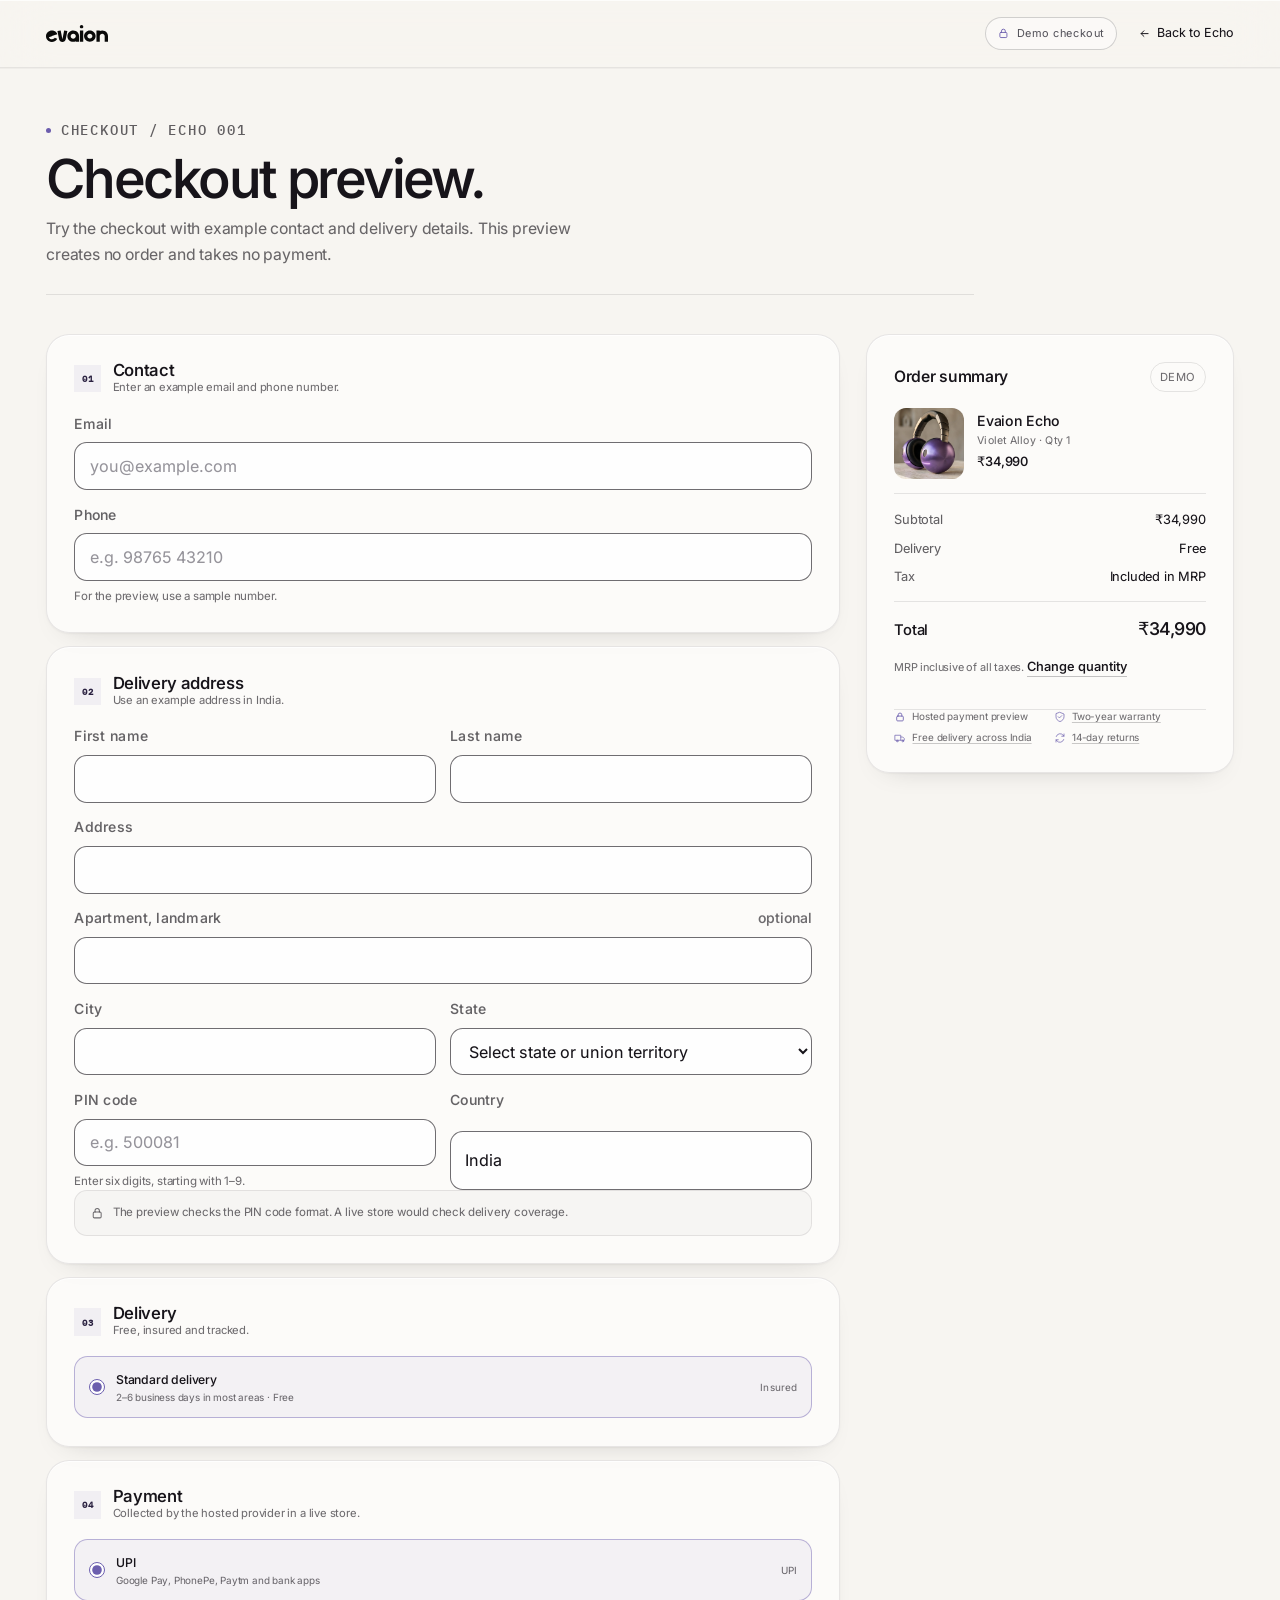
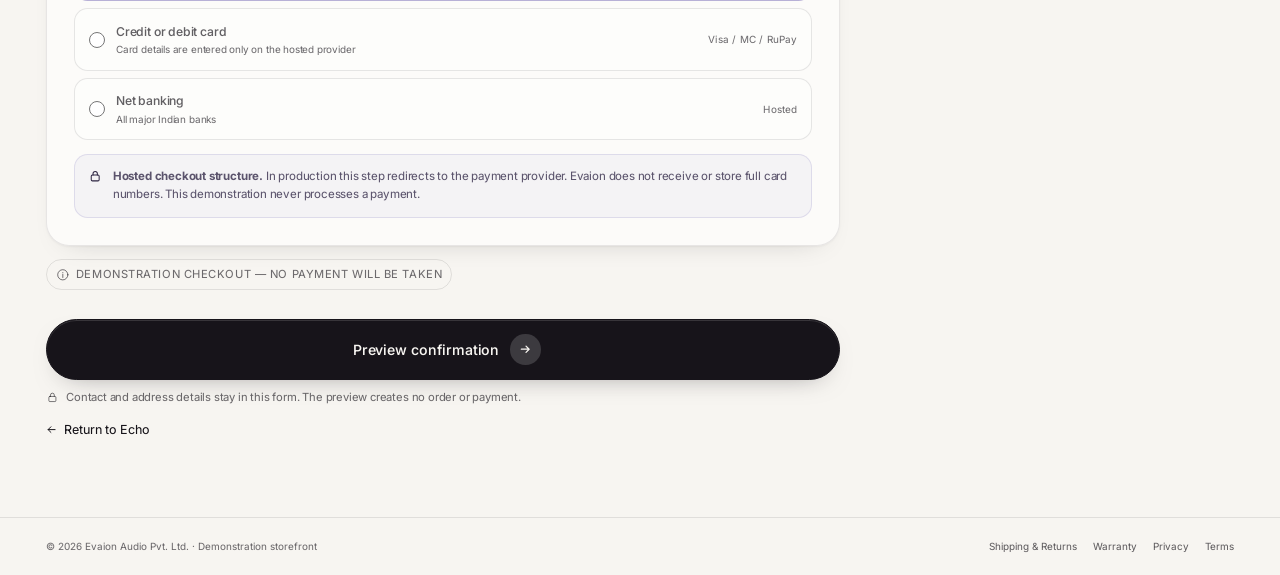
<file: checkout.html>
<!DOCTYPE html>

<html lang="en" data-sales-mode="buy">

<head>

  <meta charset="UTF-8">

  <meta name="viewport" content="width=device-width, initial-scale=1">

  <title>Checkout preview — Evaion Echo | Evaion</title>

  <meta name="description" content="Preview the Evaion Echo checkout with example contact and delivery details.">

  <meta name="theme-color" content="#141017">

  <link rel="canonical" href="https://evaion.in/checkout.html">

  <meta name="robots" content="noindex, nofollow">



  <meta property="og:type" content="website">

  <meta property="og:site_name" content="Evaion">

  <meta property="og:title" content="Checkout preview — Evaion Echo">

  <meta property="og:description" content="Preview the Evaion Echo checkout.">

  <meta property="og:url" content="https://evaion.in/checkout.html">

  <meta property="og:image" content="https://evaion.in/assets/og-echo.jpg">

  <meta property="og:image:width" content="1200">

  <meta property="og:image:height" content="630">

  <meta property="og:image:alt" content="Evaion Echo headphones in Violet Alloy suspended above a dark pool">

  <meta name="twitter:card" content="summary_large_image">

  <meta name="twitter:title" content="Checkout preview — Evaion Echo">

  <meta name="twitter:description" content="Preview the Evaion Echo checkout.">

  <meta name="twitter:image" content="https://evaion.in/assets/og-echo.jpg">



  <link rel="icon" href="assets/favicon-64.png" type="image/png">

  <link rel="apple-touch-icon" href="assets/apple-touch-icon.png">

  <link rel="preload" href="assets/fonts/inter-latin.woff2" as="font" type="font/woff2" crossorigin>

  <link rel="stylesheet" href="css/style.css">

  <link rel="stylesheet" href="css/editorial.css">

  <link rel="stylesheet" href="css/premium.css">

</head>

<body id="top" class="page-checkout">

  <a class="skip-link" href="#main">Skip to content</a>

  <div class="scroll-progress" aria-hidden="true"></div>



  <header class="site-head checkout-head theme-dark">

    <div class="shell headbar">

      <a class="brand" href="index.html" aria-label="Evaion — home">

        <span class="brand__plate">

          <img class="brand__icon" src="assets/evaion-icon.svg" alt="" width="220" height="229">

          <img class="brand__word" src="assets/evaion-wordmark.svg" alt="Evaion" width="359" height="102">

        </span>

      </a>

      <span class="secure-pill">

        <svg viewBox="0 0 20 20" fill="none" stroke="currentColor" stroke-width="1.4" stroke-linecap="round" stroke-linejoin="round" aria-hidden="true"><rect x="4.5" y="8.5" width="11" height="8" rx="1.6"/><path d="M7 8.5V6.4a3 3 0 0 1 6 0v2.1"/></svg>

        <span>Demo checkout</span>

      </span>

      <a class="checkout-back" href="echo.html">

        <svg viewBox="0 0 16 16" fill="none" stroke="currentColor" stroke-width="1.4" stroke-linecap="round" stroke-linejoin="round" aria-hidden="true"><path d="M13 8H3M7 4 3 8l4 4"/></svg>

        <span>Back to Echo</span>

      </a>

    </div>

  </header>



  <main id="main">

    <span id="quantity-2" hidden></span>
    <span id="quantity-3" hidden></span>

    <section class="checkout-main">

      <div class="shell">

        <div class="checkout-intro">

          <p class="eyebrow eyebrow--dot">Checkout / Echo 001</p>

          <h1 id="checkout-title">Checkout preview.</h1>

          <p>Try the checkout with example contact and delivery details. This preview creates no order and takes no payment.</p>

        </div>



        <div class="checkout-grid">

          <p class="checkout-mobile-total"><span>Order total</span><strong><span class="quantity-value quantity-1">₹34,990</span><span class="quantity-value quantity-2">₹69,980</span><span class="quantity-value quantity-3">₹1,04,970</span></strong></p>

          <form class="checkout-form" action="confirmation.html" method="get" autocomplete="off" aria-labelledby="checkout-title">

            <section class="form-card" aria-labelledby="step-contact">

              <div class="form-card__head">

                <span class="form-card__num">01</span>

                <div><h2 id="step-contact">Contact</h2><p>Enter an example email and phone number.</p></div>

              </div>

              <div class="form-grid form-grid--2">

                <div class="field field--full">

                  <label class="field__label" for="co-email">Email</label>

                  <input id="co-email" type="email" placeholder="you@example.com" required>

                </div>

                <div class="field field--full">

                  <label class="field__label" for="co-phone">Phone</label>

                  <input id="co-phone" type="tel" inputmode="tel" placeholder="e.g. 98765 43210" required>

                  <p class="field__hint">For the preview, use a sample number.</p>

                </div>

              </div>

            </section>



            <section class="form-card" aria-labelledby="step-delivery">

              <div class="form-card__head">

                <span class="form-card__num">02</span>

                <div><h2 id="step-delivery">Delivery address</h2><p>Use an example address in India.</p></div>

              </div>

              <div class="form-grid form-grid--2">

                <div class="field">

                  <label class="field__label" for="co-first">First name</label>

                  <input id="co-first" type="text" required>

                </div>

                <div class="field">

                  <label class="field__label" for="co-last">Last name</label>

                  <input id="co-last" type="text" required>

                </div>

                <div class="field field--full">

                  <label class="field__label" for="co-address">Address</label>

                  <input id="co-address" type="text" required>

                </div>

                <div class="field field--full">

                  <label class="field__label" for="co-landmark">Apartment, landmark <span class="optional">optional</span></label>

                  <input id="co-landmark" type="text">

                </div>

                <div class="field">

                  <label class="field__label" for="co-city">City</label>

                  <input id="co-city" type="text" required>

                </div>

                <div class="field">

                  <label class="field__label" for="co-state">State</label>

                  <select id="co-state" required>

                    <option value="">Select state or union territory</option>
                  <optgroup label="States">
                    <option>Andhra Pradesh</option>
                    <option>Arunachal Pradesh</option>
                    <option>Assam</option>
                    <option>Bihar</option>
                    <option>Chhattisgarh</option>
                    <option>Goa</option>
                    <option>Gujarat</option>
                    <option>Haryana</option>
                    <option>Himachal Pradesh</option>
                    <option>Jharkhand</option>
                    <option>Karnataka</option>
                    <option>Kerala</option>
                    <option>Madhya Pradesh</option>
                    <option>Maharashtra</option>
                    <option>Manipur</option>
                    <option>Meghalaya</option>
                    <option>Mizoram</option>
                    <option>Nagaland</option>
                    <option>Odisha</option>
                    <option>Punjab</option>
                    <option>Rajasthan</option>
                    <option>Sikkim</option>
                    <option>Tamil Nadu</option>
                    <option>Telangana</option>
                    <option>Tripura</option>
                    <option>Uttar Pradesh</option>
                    <option>Uttarakhand</option>
                    <option>West Bengal</option>
                  </optgroup>
                  <optgroup label="Union territories">
                    <option>Andaman and Nicobar Islands</option>
                    <option>Chandigarh</option>
                    <option>Dadra and Nagar Haveli and Daman and Diu</option>
                    <option>Delhi</option>
                    <option>Jammu and Kashmir</option>
                    <option>Ladakh</option>
                    <option>Lakshadweep</option>
                    <option>Puducherry</option>
                  </optgroup>

                  </select>

                </div>

                <div class="field">

                  <label class="field__label" for="co-pin">PIN code</label>

                  <input id="co-pin" type="text" inputmode="numeric" pattern="[1-9][0-9]{5}" maxlength="6" placeholder="e.g. 500081" aria-describedby="pin-hint" required>

                  <p class="field__hint" id="pin-hint">Enter six digits, starting with 1–9.</p>

                </div>

                <div class="field">

                  <label class="field__label" for="co-country">Country</label>

                  <input id="co-country" type="text" value="India" readonly>

                </div>

              </div>

              <p class="form-note"><svg viewBox="0 0 20 20" fill="none" stroke="currentColor" stroke-width="1.4" stroke-linecap="round" stroke-linejoin="round" aria-hidden="true"><rect x="4.5" y="8.5" width="11" height="8" rx="1.6"/><path d="M7 8.5V6.4a3 3 0 0 1 6 0v2.1"/></svg><span>The preview checks the PIN code format. A live store would check delivery coverage.</span></p>

            </section>



            <section class="form-card" aria-labelledby="step-shipping">

              <div class="form-card__head">

                <span class="form-card__num">03</span>

                <div><h2 id="step-shipping">Delivery</h2><p>Free, insured and tracked.</p></div>

              </div>

              <div class="pay-methods" role="radiogroup" aria-labelledby="step-shipping">

                <label class="pay-opt">

                  <input type="radio" name="shipping-method" value="standard" checked>

                  <span class="pay-opt__body"><strong>Standard delivery</strong><span>2–6 business days in most areas · Free</span></span>

                  <span class="pay-opt__logos">Insured</span>

                </label>

              </div>

            </section>



            <section class="form-card" aria-labelledby="step-payment">

              <div class="form-card__head">

                <span class="form-card__num">04</span>

                <div><h2 id="step-payment">Payment</h2><p>Collected by the hosted provider in a live store.</p></div>

              </div>

              <div class="pay-methods" role="radiogroup" aria-labelledby="step-payment">

                <label class="pay-opt">

                  <input type="radio" name="payment-method" value="upi" checked>

                  <span class="pay-opt__body"><strong>UPI</strong><span>Google Pay, PhonePe, Paytm and bank apps</span></span>

                  <span class="pay-opt__logos">UPI</span>

                </label>

                <label class="pay-opt">

                  <input type="radio" name="payment-method" value="card">

                  <span class="pay-opt__body"><strong>Credit or debit card</strong><span>Card details are entered only on the hosted provider</span></span>

                  <span class="pay-opt__logos">Visa / MC / RuPay</span>

                </label>

                <label class="pay-opt">

                  <input type="radio" name="payment-method" value="netbanking">

                  <span class="pay-opt__body"><strong>Net banking</strong><span>All major Indian banks</span></span>

                  <span class="pay-opt__logos">Hosted</span>

                </label>

              </div>

              <p class="hosted-note"><svg viewBox="0 0 20 20" fill="none" stroke="currentColor" stroke-width="1.4" stroke-linecap="round" stroke-linejoin="round" aria-hidden="true"><rect x="4.5" y="8.5" width="11" height="8" rx="1.6"/><path d="M7 8.5V6.4a3 3 0 0 1 6 0v2.1"/></svg><span><strong>Hosted checkout structure.</strong> In production this step redirects to the payment provider. Evaion does not receive or store full card numbers. This demonstration never processes a payment.</span></p>

            </section>



            <div class="test-badge">

              <svg viewBox="0 0 20 20" fill="none" stroke="currentColor" stroke-width="1.4" stroke-linecap="round" aria-hidden="true"><circle cx="10" cy="10" r="7.5"/><path d="M10 9v5M10 6.5v.1"/></svg>

              Demonstration checkout — no payment will be taken

            </div>



            <div class="checkout-cta">

              <button class="btn btn--primary btn--lg btn--block" type="submit">

                Preview confirmation

                <span class="btn__icon" aria-hidden="true"><svg viewBox="0 0 16 16" fill="none" stroke="currentColor" stroke-width="1.6" stroke-linecap="round" stroke-linejoin="round"><path d="M3 8h10M9 4l4 4-4 4"/></svg></span>

              </button>

              <p class="checkout-cta__note"><svg viewBox="0 0 20 20" fill="none" stroke="currentColor" stroke-width="1.4" stroke-linecap="round" stroke-linejoin="round" aria-hidden="true"><rect x="4.5" y="8.5" width="11" height="8" rx="1.6"/><path d="M7 8.5V6.4a3 3 0 0 1 6 0v2.1"/></svg><span>Contact and address details stay in this form. The preview creates no order or payment.</span></p>

            </div>



            <a class="checkout-back" href="echo.html"><svg viewBox="0 0 16 16" fill="none" stroke="currentColor" stroke-width="1.4" stroke-linecap="round" stroke-linejoin="round" aria-hidden="true"><path d="M13 8H3M7 4 3 8l4 4"/></svg><span>Return to Echo</span></a>

          </form>



          <aside class="checkout-summary" aria-labelledby="summary-title">

            <div class="summary-card">

              <div class="summary-card__head">

                <h2 id="summary-title">Order summary</h2>

                <span class="test-badge">Demo</span>

              </div>



              <div class="summary-product">

                <div class="summary-product__media">

                  <img src="assets/derived/echo-stone.webp" width="928" height="1152" alt="Evaion Echo headphones in Violet Alloy on a pale stone plinth" loading="lazy" decoding="async">

                </div>

                <div class="summary-product__body">

                  <h3>Evaion Echo</h3>

                  <p>Violet Alloy · Qty <span class="quantity-value quantity-1">1</span><span class="quantity-value quantity-2">2</span><span class="quantity-value quantity-3">3</span></p>

                  <strong><span class="quantity-value quantity-1">₹34,990</span><span class="quantity-value quantity-2">₹69,980</span><span class="quantity-value quantity-3">₹1,04,970</span></strong>

                </div>

              </div>



              <div class="summary-lines">

                <div class="summary-line"><span>Subtotal</span><span><span class="quantity-value quantity-1">₹34,990</span><span class="quantity-value quantity-2">₹69,980</span><span class="quantity-value quantity-3">₹1,04,970</span></span></div>

                <div class="summary-line"><span>Delivery</span><span>Free</span></div>

                <div class="summary-line"><span>Tax</span><span>Included in MRP</span></div>

                <div class="summary-line summary-line--total"><span>Total</span><span><span class="quantity-value quantity-1">₹34,990</span><span class="quantity-value quantity-2">₹69,980</span><span class="quantity-value quantity-3">₹1,04,970</span></span></div>

              </div>



              <p class="summary-note">MRP inclusive of all taxes. <a class="text-link" href="echo.html#buy">Change quantity</a></p>



              <div class="checkout-perks">

                <span class="checkout-perk"><svg viewBox="0 0 20 20" fill="none" stroke="currentColor" stroke-width="1.4" stroke-linecap="round" stroke-linejoin="round" aria-hidden="true"><rect x="4.5" y="8.5" width="11" height="8" rx="1.6"/><path d="M7 8.5V6.4a3 3 0 0 1 6 0v2.1"/></svg> Hosted payment preview</span>

                <span class="checkout-perk"><svg viewBox="0 0 24 24" fill="none" stroke="currentColor" stroke-width="1.4" stroke-linecap="round" stroke-linejoin="round" aria-hidden="true"><path d="M12 2.8 20 6v5.6c0 4.7-3.4 7.8-8 9.6-4.6-1.8-8-4.9-8-9.6V6Z"/><path d="m8.5 11.5 2.4 2.4 4.6-4.6"/></svg> <a href="warranty.html#coverage">Two-year warranty</a></span>

                <span class="checkout-perk"><svg viewBox="0 0 24 24" fill="none" stroke="currentColor" stroke-width="1.4" stroke-linecap="round" stroke-linejoin="round" aria-hidden="true"><path d="M2.5 6.5h11v10h-11zM13.5 10h4l3 3v3.5h-7"/><circle cx="6.5" cy="18" r="1.7"/><circle cx="17.5" cy="18" r="1.7"/></svg> <a href="shipping.html#delivery">Free delivery across India</a></span>

                <span class="checkout-perk"><svg viewBox="0 0 24 24" fill="none" stroke="currentColor" stroke-width="1.4" stroke-linecap="round" stroke-linejoin="round" aria-hidden="true"><path d="M4.5 9a8 8 0 0 1 13.7-2.7L20 8"/><path d="M20 4v4.5h-4.5"/><path d="M19.5 15a8 8 0 0 1-13.7 2.7L4 16"/><path d="M4 20v-4.5h4.5"/></svg> <a href="shipping.html#returns">14-day returns</a></span>

              </div>

            </div>

          </aside>

        </div>

      </div>

    </section>

  </main>



  <footer class="checkout-page-foot">

    <div class="shell checkout-page-foot__inner">

      <span>© 2026 Evaion Audio Pvt. Ltd. · Demonstration storefront</span>

      <span class="checkout-page-foot__links">

        <a href="shipping.html">Shipping &amp; Returns</a>

        <a href="warranty.html">Warranty</a>

        <a href="privacy.html">Privacy</a>

        <a href="terms.html">Terms</a>

      </span>

    </div>

  </footer>



</body>

</html>
</file>
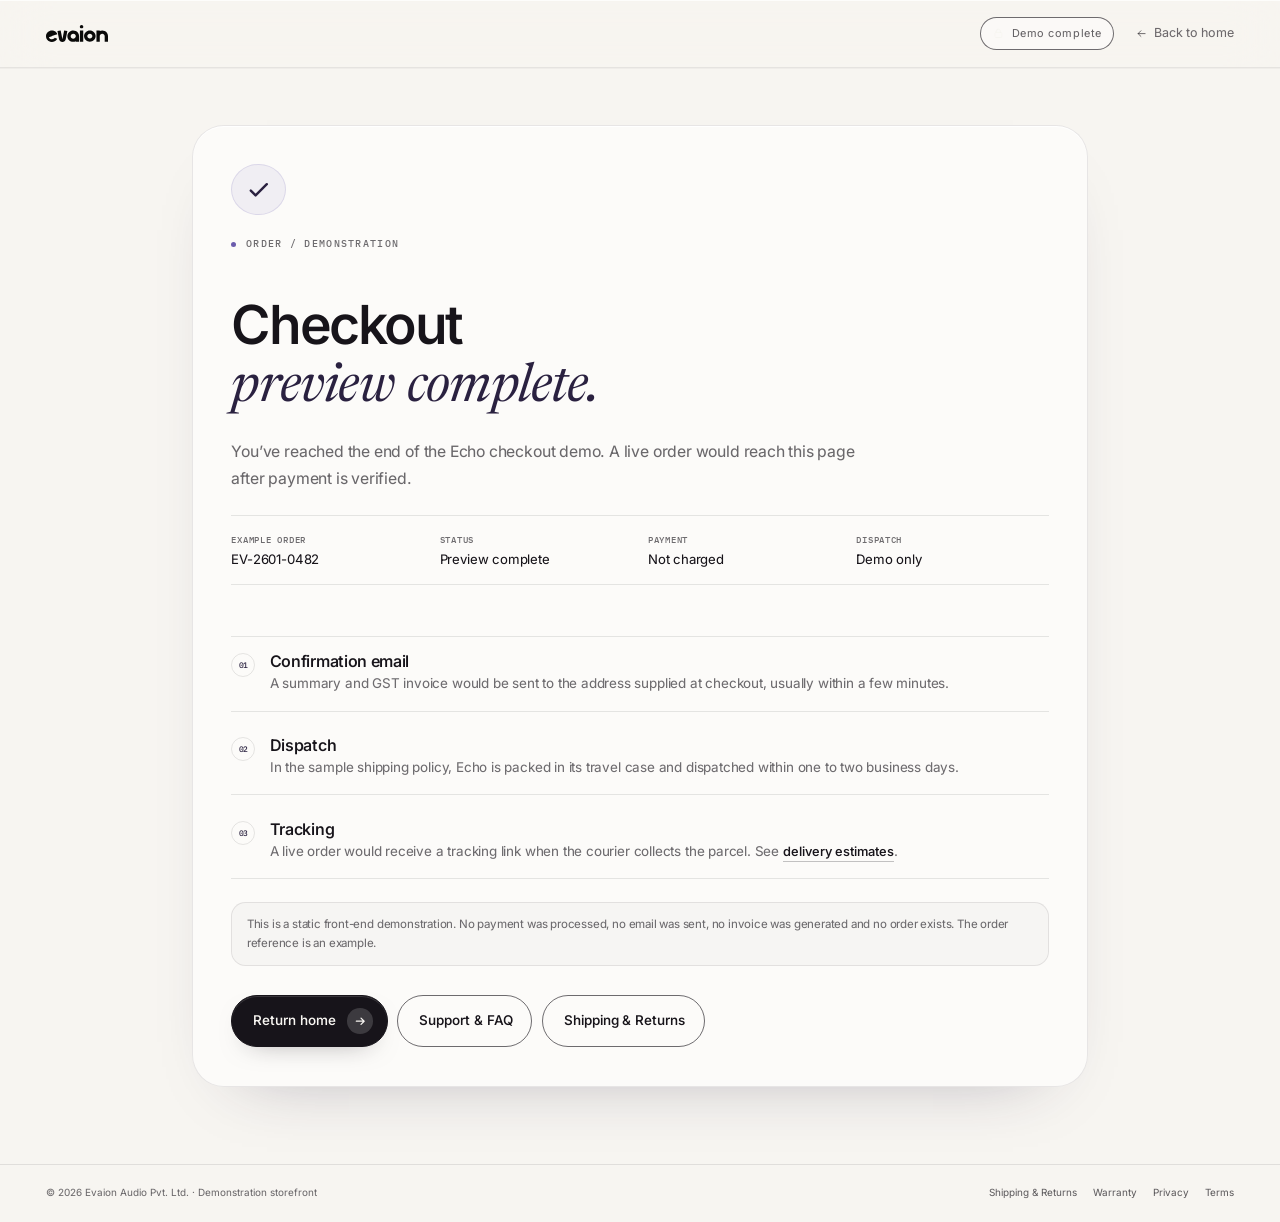
<file: confirmation.html>
<!DOCTYPE html>

<html lang="en" data-sales-mode="buy">

<head>

  <meta charset="UTF-8">

  <meta name="viewport" content="width=device-width, initial-scale=1">

  <title>Checkout preview complete — Evaion Echo | Evaion</title>

  <meta name="description" content="Demonstration order confirmation for Evaion Echo. No payment has been processed and no real order has been created.">

  <meta name="theme-color" content="#141017">

  <link rel="canonical" href="https://evaion.in/confirmation.html">

  <meta name="robots" content="noindex, nofollow">



  <meta property="og:type" content="website">

  <meta property="og:site_name" content="Evaion">

  <meta property="og:title" content="Checkout preview complete — Evaion Echo">

  <meta property="og:description" content="Demonstration order confirmation. No payment has been processed.">

  <meta property="og:url" content="https://evaion.in/confirmation.html">

  <meta property="og:image" content="https://evaion.in/assets/og-echo.jpg">

  <meta property="og:image:width" content="1200">

  <meta property="og:image:height" content="630">

  <meta property="og:image:alt" content="Evaion Echo headphones in Violet Alloy">

  <meta name="twitter:card" content="summary_large_image">

  <meta name="twitter:title" content="Checkout preview complete — Evaion Echo">

  <meta name="twitter:description" content="Demonstration order confirmation. No payment has been processed.">

  <meta name="twitter:image" content="https://evaion.in/assets/og-echo.jpg">



  <link rel="icon" href="assets/favicon-64.png" type="image/png">

  <link rel="apple-touch-icon" href="assets/apple-touch-icon.png">

  <link rel="preload" href="assets/fonts/inter-latin.woff2" as="font" type="font/woff2" crossorigin>

  <link rel="stylesheet" href="css/style.css">

  <link rel="stylesheet" href="css/editorial.css">

  <link rel="stylesheet" href="css/premium.css">

</head>

<body id="top" class="page-confirm">

  <a class="skip-link" href="#main">Skip to content</a>

  <div class="scroll-progress" aria-hidden="true"></div>



  <header class="site-head checkout-head theme-dark">

    <div class="shell headbar">

      <a class="brand" href="index.html" aria-label="Evaion — home">

        <span class="brand__plate">

          <img class="brand__icon" src="assets/evaion-icon.svg" alt="" width="220" height="229">

          <img class="brand__word" src="assets/evaion-wordmark.svg" alt="Evaion" width="359" height="102">

        </span>

      </a>

      <span class="secure-pill">

        <svg viewBox="0 0 20 20" fill="none" stroke="currentColor" stroke-width="1.4" stroke-linecap="round" stroke-linejoin="round" aria-hidden="true"><rect x="4.5" y="8.5" width="11" height="8" rx="1.6"/><path d="M7 8.5V6.4a3 3 0 0 1 6 0v2.1"/></svg>

        <span>Demo complete</span>

      </span>

      <a class="checkout-back" href="index.html">

        <svg viewBox="0 0 16 16" fill="none" stroke="currentColor" stroke-width="1.4" stroke-linecap="round" stroke-linejoin="round" aria-hidden="true"><path d="M13 8H3M7 4 3 8l4 4"/></svg>

        <span>Back to home</span>

      </a>

    </div>

  </header>



  <main id="main">

    <section class="confirm-wrap">

      <div class="shell">

        <div class="confirm-card">

          <span class="confirm-mark" aria-hidden="true"><svg viewBox="0 0 16 16" fill="none" stroke="currentColor" stroke-width="1.5" stroke-linecap="round" stroke-linejoin="round" aria-hidden="true"><path d="m3 8.5 3 3 7-7"/></svg></span>

          <p class="eyebrow eyebrow--dot">Order / demonstration</p>

          <h1 class="confirm-title">Checkout<br><span class="serif">preview complete.</span></h1>

          <p class="confirm-lede">You’ve reached the end of the Echo checkout demo. A live order would reach this page after payment is verified.</p>



          <dl class="order-meta">

            <div><dt>Example order</dt><dd>EV-2601-0482</dd></div>

            <div><dt>Status</dt><dd>Preview complete</dd></div>

            <div><dt>Payment</dt><dd>Not charged</dd></div>

            <div><dt>Dispatch</dt><dd>Demo only</dd></div>

          </dl>



          <div class="next-steps">

            <article class="next-step">

              <div><h2>Confirmation email</h2><p>A summary and GST invoice would be sent to the address supplied at checkout, usually within a few minutes.</p></div>

            </article>

            <article class="next-step">

              <div><h2>Dispatch</h2><p>In the sample shipping policy, Echo is packed in its travel case and dispatched within one to two business days.</p></div>

            </article>

            <article class="next-step">

              <div><h2>Tracking</h2><p>A live order would receive a tracking link when the courier collects the parcel. See <a class="text-link" href="shipping.html#delivery">delivery estimates</a>.</p></div>

            </article>

          </div>



          <p class="confirm-note">This is a static front-end demonstration. No payment was processed, no email was sent, no invoice was generated and no order exists. The order reference is an example.</p>



          <div class="confirm-actions">

            <a class="btn btn--primary" href="index.html">Return home <span class="btn__icon" aria-hidden="true"><svg viewBox="0 0 16 16" fill="none" stroke="currentColor" stroke-width="1.6" stroke-linecap="round" stroke-linejoin="round"><path d="M3 8h10M9 4l4 4-4 4"/></svg></span></a>

            <a class="btn btn--ghost" href="support.html">Support &amp; FAQ</a>

            <a class="btn btn--ghost" href="shipping.html#returns">Shipping &amp; Returns</a>

          </div>

        </div>

      </div>

    </section>

  </main>



  <footer class="checkout-page-foot">

    <div class="shell checkout-page-foot__inner">

      <span>© 2026 Evaion Audio Pvt. Ltd. · Demonstration storefront</span>

      <span class="checkout-page-foot__links">

        <a href="shipping.html">Shipping &amp; Returns</a>

        <a href="warranty.html">Warranty</a>

        <a href="privacy.html">Privacy</a>

        <a href="terms.html">Terms</a>

      </span>

    </div>

  </footer>



</body>

</html>
</file>
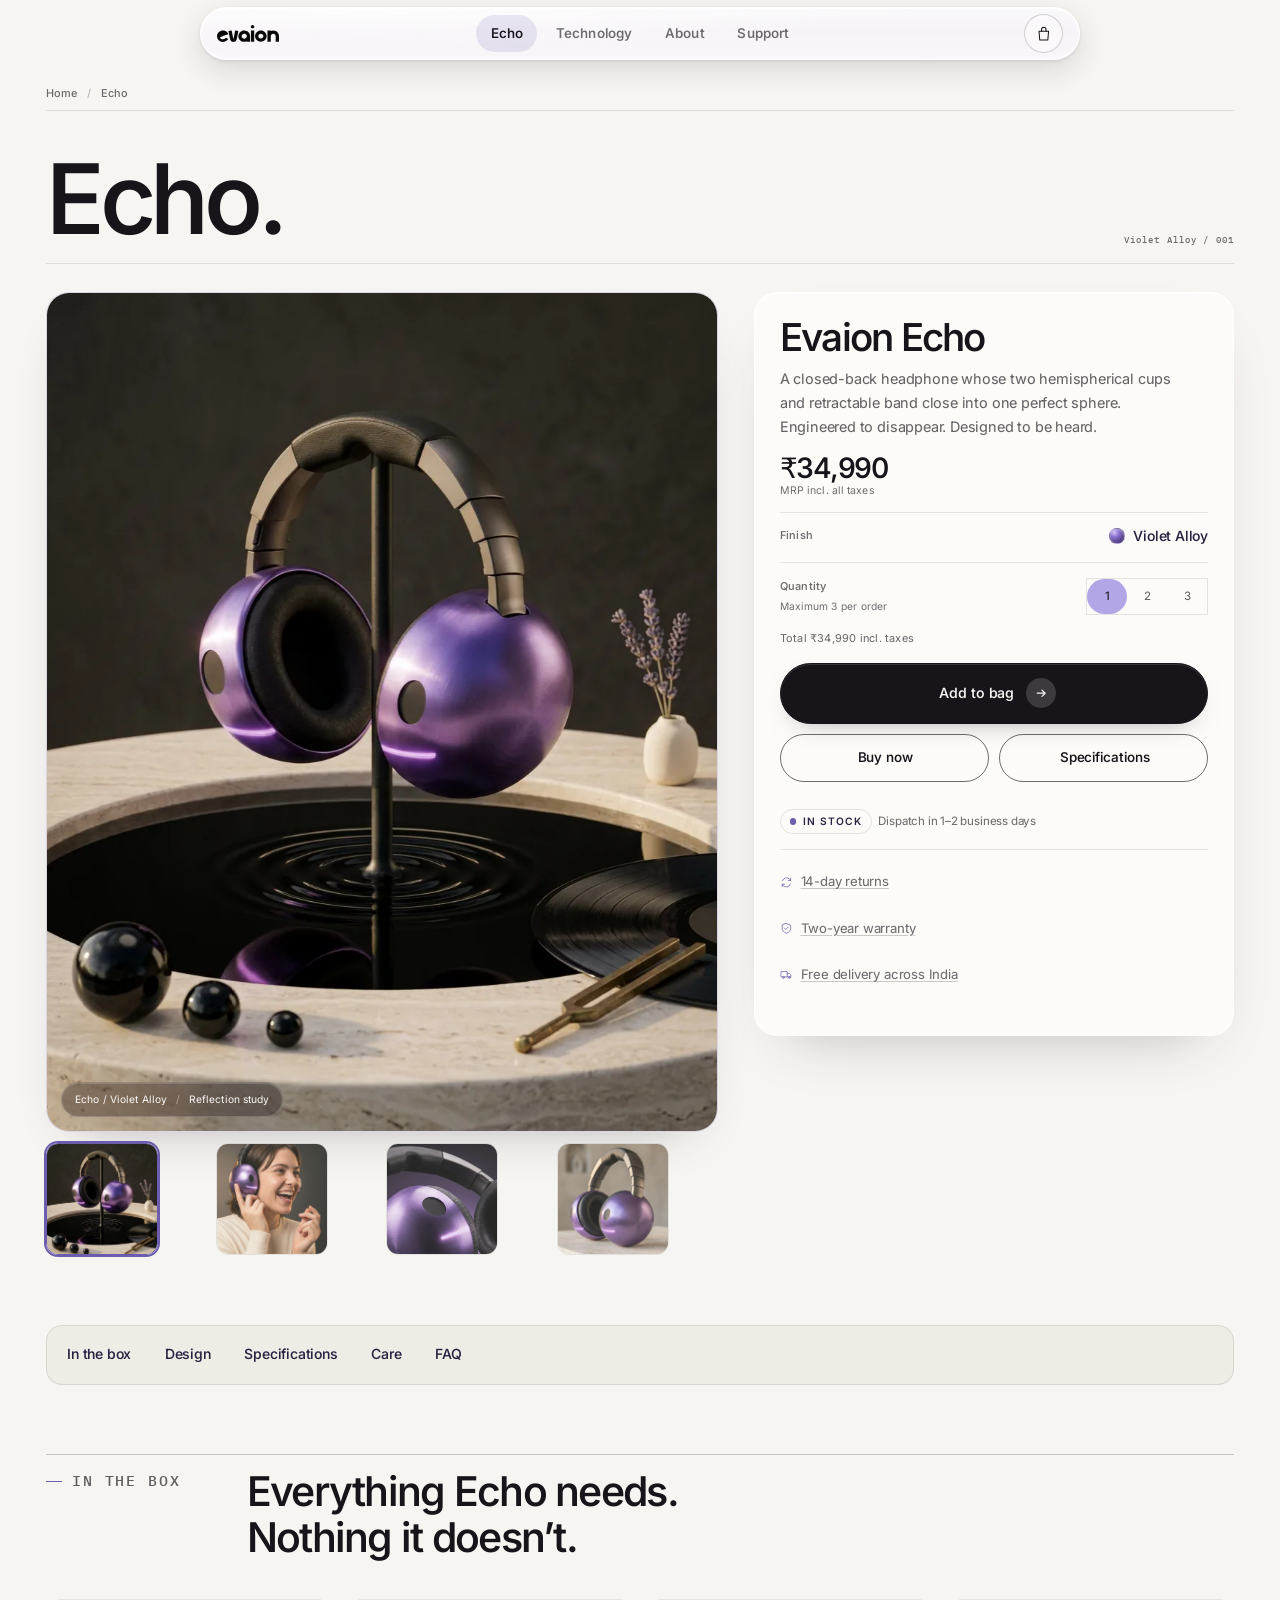
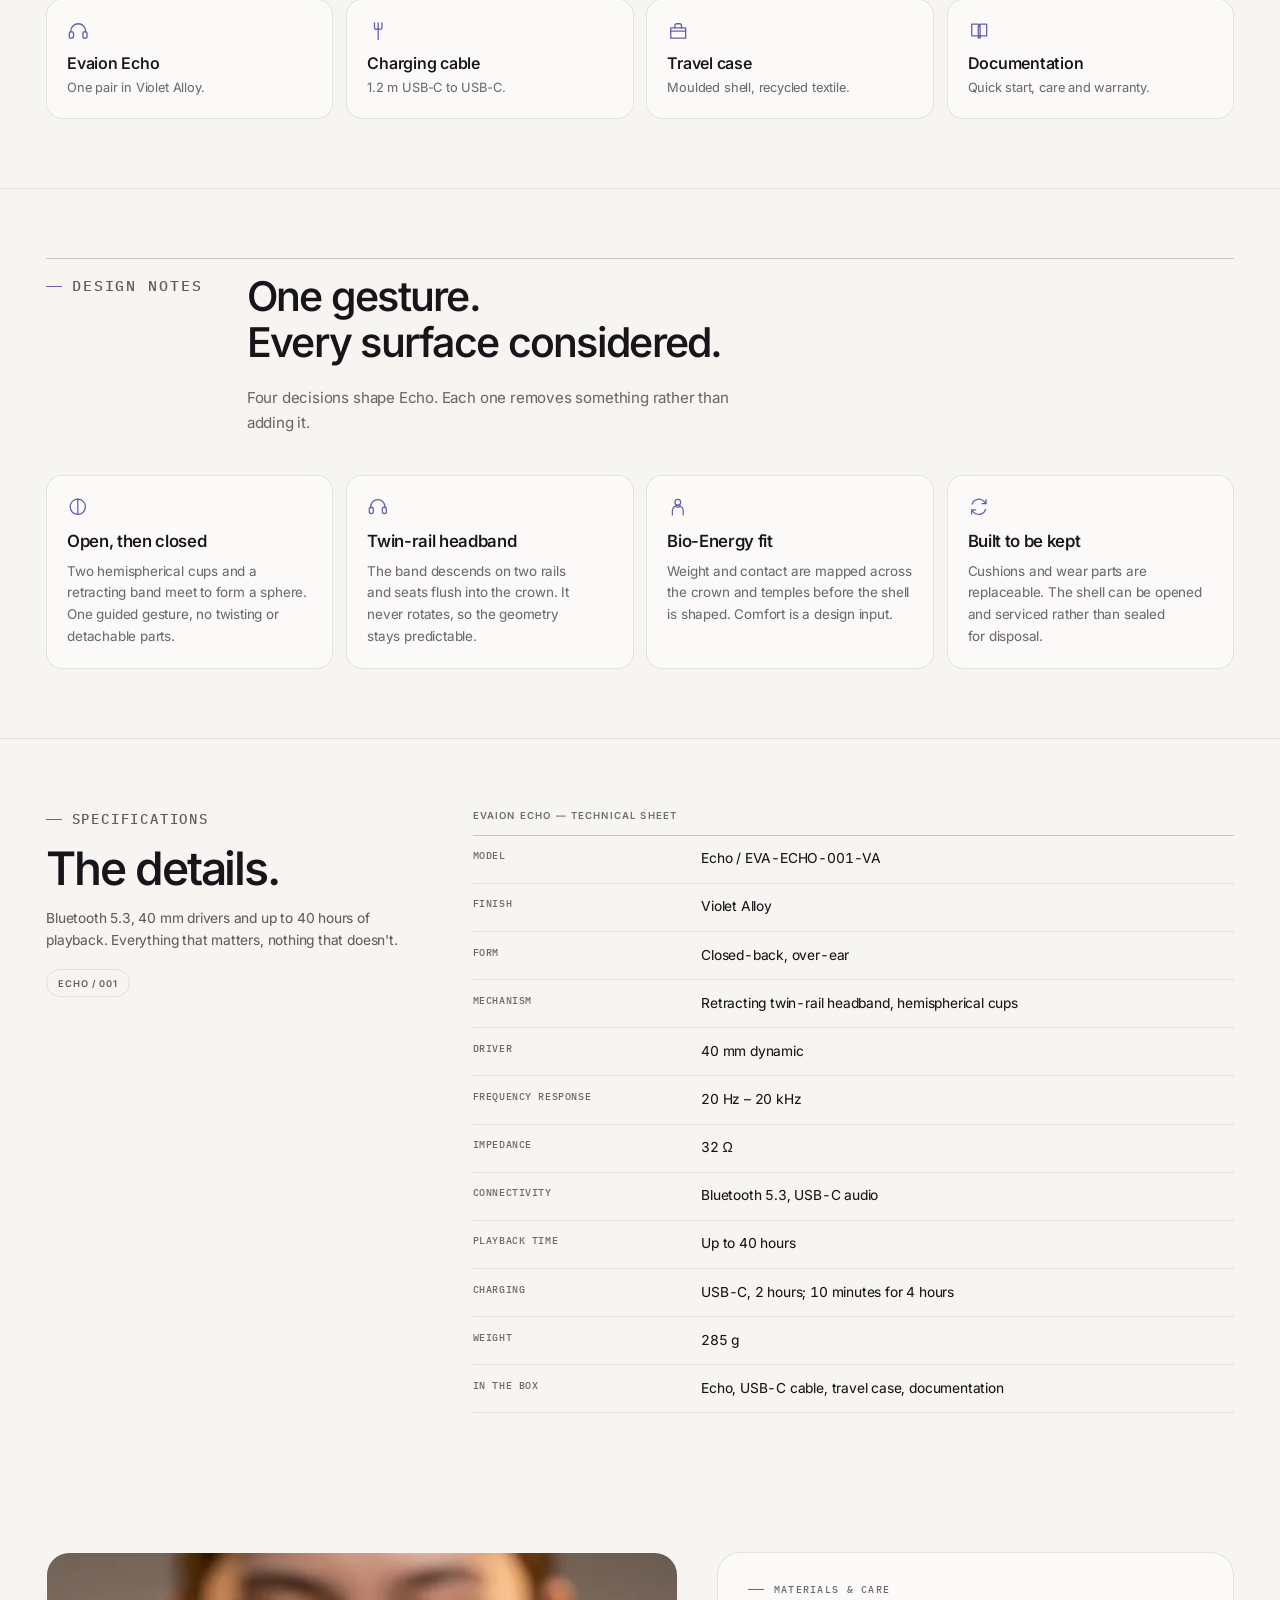
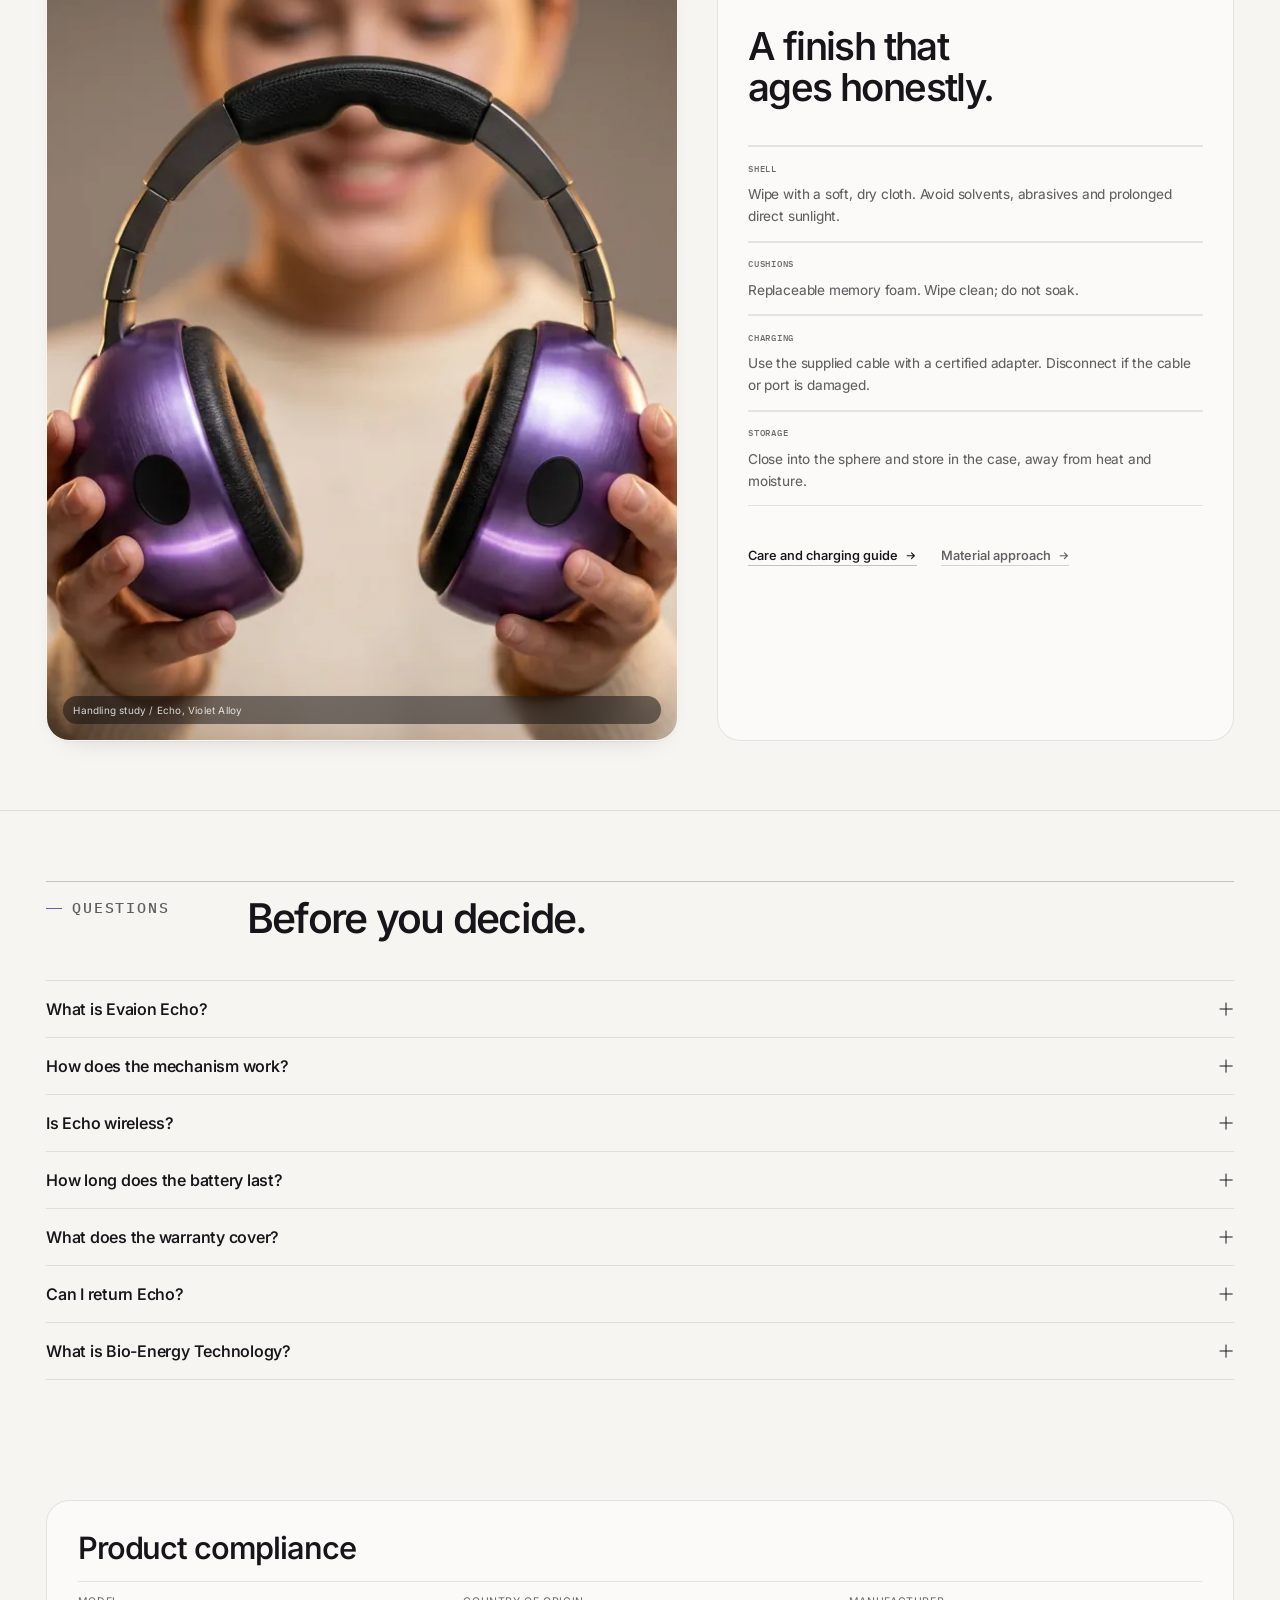
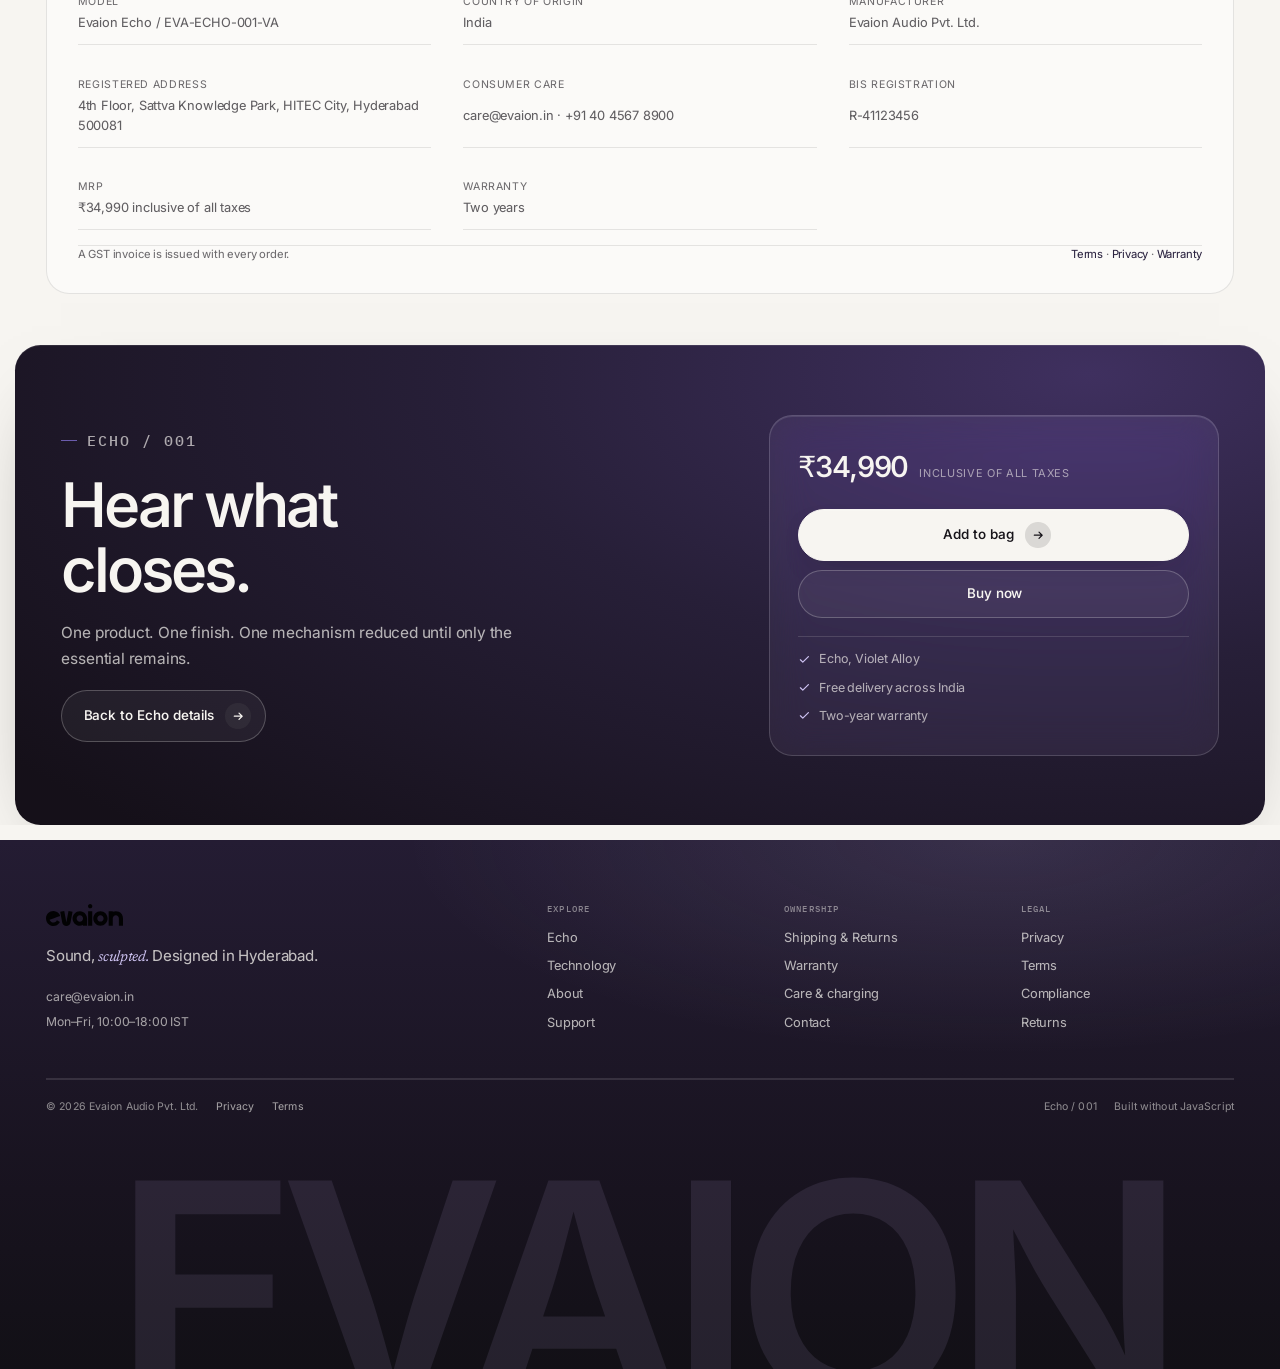
<file: echo.html>
<!DOCTYPE html>

<html lang="en" data-sales-mode="buy">

<head>

  <meta charset="UTF-8">

  <meta name="viewport" content="width=device-width, initial-scale=1">

  <title>Evaion Echo — Violet Alloy | Evaion</title>

  <meta name="description" content="Evaion Echo in Violet Alloy. A closed-back headphone that closes into a sphere. Bluetooth 5.3, 40-hour playback and a two-year warranty. ₹34,990 inclusive of taxes.">

  <meta name="theme-color" content="#141017">

  <link rel="canonical" href="https://evaion.in/echo.html">

  <meta name="robots" content="index, follow">



  <meta property="og:type" content="website">

  <meta property="og:site_name" content="Evaion">

  <meta property="og:title" content="Evaion Echo — Violet Alloy">

  <meta property="og:description" content="A headphone that closes into a perfect sphere. One product, one finish, one mechanism.">

  <meta property="og:url" content="https://evaion.in/echo.html">

  <meta property="og:image" content="https://evaion.in/assets/og-echo.jpg">

  <meta property="og:image:width" content="1200">

  <meta property="og:image:height" content="630">

  <meta property="og:image:alt" content="Evaion Echo headphones in Violet Alloy suspended above a dark pool">

  <meta name="twitter:card" content="summary_large_image">

  <meta name="twitter:title" content="Evaion Echo — Violet Alloy">

  <meta name="twitter:description" content="A headphone that closes into a perfect sphere. One product, one finish, one mechanism.">

  <meta name="twitter:image" content="https://evaion.in/assets/og-echo.jpg">



  <link rel="icon" href="assets/favicon-64.png" type="image/png">

  <link rel="apple-touch-icon" href="assets/apple-touch-icon.png">

  <link rel="preload" href="assets/fonts/inter-latin.woff2" as="font" type="font/woff2" crossorigin>

  <link rel="stylesheet" href="css/style.css">

  <link rel="stylesheet" href="css/editorial.css">

  <link rel="stylesheet" href="css/premium.css">

</head>

<body id="top" class="page-product">

  <a class="skip-link" href="#main">Skip to content</a>

  <div class="scroll-progress" aria-hidden="true"></div>



  <header class="site-head theme-dark">

    <div class="shell headbar">

      <a class="brand" href="index.html" aria-label="Evaion — home">

        <span class="brand__plate">

          <img class="brand__icon" src="assets/evaion-icon.svg" alt="" width="220" height="229">

          <img class="brand__word" src="assets/evaion-wordmark.svg" alt="Evaion" width="359" height="102">

        </span>

      </a>



      <nav class="nav" aria-label="Primary">

        <a class="nav__link" href="echo.html" aria-current="page">Echo</a>

        <a class="nav__link" href="technology.html">Technology</a>

        <a class="nav__link" href="about.html">About</a>

        <a class="nav__link" href="support.html">Support</a>

      </nav>



      <div class="head-actions">

        <input class="state" id="cart-open" type="checkbox" aria-label="Open shopping bag">

        <label class="icon-btn cart-trigger" for="cart-open">

          <svg viewBox="0 0 24 24" fill="none" stroke="currentColor" stroke-width="1.4" stroke-linecap="round" stroke-linejoin="round" aria-hidden="true">

            <path d="M5.5 8.5h13l-1 12h-11z"/><path d="M9 8.5V6.2a3 3 0 0 1 6 0v2.3"/>

          </svg>

          <span class="cart-count" aria-hidden="true"></span>

        </label>

        <input class="state" id="nav-open" type="checkbox" aria-label="Open navigation menu">

        <label class="menu-btn" for="nav-open"><span></span><span></span><span></span></label>

      </div>

    </div>

  </header>



  <main id="main">

    <div class="shell breadcrumb" aria-label="Breadcrumb">

      <a href="index.html">Home</a>

      <span aria-hidden="true">/</span>

      <span aria-current="page">Echo</span>

    </div>



    <div class="shell">

      <div class="ed-product-display" aria-hidden="true">Echo.<span>Violet Alloy / 001</span></div>

    </div>



    <section class="product-hero" aria-labelledby="product-title">

      <div class="shell">

        <div class="product-grid" itemscope itemtype="https://schema.org/Product">

          <meta itemprop="sku" content="EVA-ECHO-001-VA">

          <meta itemprop="brand" content="Evaion">

          <meta itemprop="category" content="Headphones">



          <div class="p-gallery" role="group" aria-label="Product views">

            <input class="state" type="radio" name="product-gallery" id="pg-1" checked aria-label="View Echo above a reflecting pool">

            <input class="state" type="radio" name="product-gallery" id="pg-2" aria-label="View Echo worn">

            <input class="state" type="radio" name="product-gallery" id="pg-3" aria-label="View the ear cup detail">

            <input class="state" type="radio" name="product-gallery" id="pg-4" aria-label="View Echo on stone">



            <div class="p-gallery__stage">

              <figure class="p-gallery__frame p-gallery__frame--1">

                <img itemprop="image" src="assets/derived/echo-pool.webp" width="928" height="1152"

                     alt="Evaion Echo headphones in Violet Alloy suspended above a dark reflecting pool"

                     fetchpriority="high" decoding="async">

                <figcaption class="p-gallery__cap"><span>Echo / Violet Alloy</span><span>Reflection study</span></figcaption>

              </figure>



              <figure class="p-gallery__frame p-gallery__frame--2">

                <img itemprop="image" src="assets/derived/echo-portrait.webp" width="928" height="1152"

                     alt="A smiling person wearing violet Evaion Echo headphones" decoding="async">

                <figcaption class="p-gallery__cap"><span>Worn</span><span>Portrait</span></figcaption>

              </figure>



              <figure class="p-gallery__frame p-gallery__frame--3">

                <img itemprop="image" src="assets/derived/echo-macro.webp" width="1376" height="768"

                     alt="Close detail of the Echo ear cup, cushion and machined headband" decoding="async">

                <figcaption class="p-gallery__cap"><span>Detail</span><span>Machined shell</span></figcaption>

              </figure>



              <figure class="p-gallery__frame p-gallery__frame--4">

                <img itemprop="image" src="assets/derived/echo-stone.webp" width="928" height="1152"

                     alt="Echo headphones resting on a pale stone plinth" decoding="async">

                <figcaption class="p-gallery__cap"><span>Still</span><span>Stone study</span></figcaption>

              </figure>

            </div>



            <div class="p-gallery__thumbs">

              <label class="p-gallery__thumb" for="pg-1"><img src="assets/derived/echo-pool.webp" width="928" height="1152" alt="" loading="lazy" decoding="async"></label>

              <label class="p-gallery__thumb" for="pg-2"><img src="assets/derived/echo-portrait.webp" width="928" height="1152" alt="" loading="lazy" decoding="async"></label>

              <label class="p-gallery__thumb" for="pg-3"><img src="assets/derived/echo-macro.webp" width="1376" height="768" alt="" loading="lazy" decoding="async"></label>

              <label class="p-gallery__thumb" for="pg-4"><img src="assets/derived/echo-stone.webp" width="928" height="1152" alt="" loading="lazy" decoding="async"></label>

            </div>

          </div>



          <div class="product-panel" id="buy" aria-labelledby="product-title">

            <div class="product-panel__head">

              <h1 class="product-panel__title" id="product-title" itemprop="name">Evaion Echo</h1>

              <p class="product-panel__desc" itemprop="description">

                A closed-back headphone whose two hemispherical cups and retractable band close into

                one perfect sphere. Engineered to disappear. Designed to be heard.

              </p>

              <div class="price-row">

                <p class="price">₹34,990 <small>MRP incl. all taxes</small></p>

                </div>

            </div>



            <div class="finish finish--single">
              <span class="finish__label">Finish</span>
              <span class="finish__swatch"><span class="finish__chip" aria-hidden="true"></span> Violet Alloy</span>
            </div>



            <div class="qty-row purchase-only">

              <div class="qty-row__label">Quantity <span>Maximum 3 per order</span></div>

              <div class="qty qty--product" role="group" aria-label="Quantity">

                <input class="state" type="radio" name="product-qty" id="pq1" checked>

                <label for="pq1">1</label>

                <input class="state" type="radio" name="product-qty" id="pq2">

                <label for="pq2">2</label>

                <input class="state" type="radio" name="product-qty" id="pq3">

                <label for="pq3">3</label>

              </div>

            </div>



            <p class="p-total purchase-only">

              <span class="p-total--1">Total ₹34,990 incl. taxes</span>

              <span class="p-total--2">Total ₹69,980 incl. taxes</span>

              <span class="p-total--3">Total ₹1,04,970 incl. taxes</span>

            </p>



            <div class="buy-actions">

              <div class="mode-buy">

                <input class="state cart-state" id="cart-filled" type="checkbox" aria-label="Add Evaion Echo to bag">

                <label class="btn btn--primary btn--lg btn--block" for="cart-filled">

                  Add to bag

                  <span class="btn__icon" aria-hidden="true"><svg viewBox="0 0 16 16" fill="none" stroke="currentColor" stroke-width="1.6" stroke-linecap="round" stroke-linejoin="round"><path d="M3 8h10M9 4l4 4-4 4"/></svg></span>

                </label>

                <div class="buy-actions__secondary">

                  <a class="btn btn--ghost quantity-link quantity-1" href="checkout.html">Buy now</a>

                  <a class="btn btn--ghost quantity-link quantity-2" href="checkout.html#quantity-2">Buy now</a>

                  <a class="btn btn--ghost quantity-link quantity-3" href="checkout.html#quantity-3">Buy now</a>

                  <a class="btn btn--outline" href="#specs">Specifications</a>

                </div>

              </div>



              <div class="mode-preorder">

                <a class="btn btn--primary btn--lg btn--block" href="checkout.html">

                  Preorder Echo

                  <span class="btn__icon" aria-hidden="true"><svg viewBox="0 0 16 16" fill="none" stroke="currentColor" stroke-width="1.6" stroke-linecap="round" stroke-linejoin="round"><path d="M3 8h10M9 4l4 4-4 4"/></svg></span>

                </a>

                <p class="fine">Preview a preorder. The dispatch date would be confirmed at launch.</p>

              </div>



              <form class="mode-waitlist waitlist-form" id="waitlist" action="echo.html#waitlist-result" method="get" autocomplete="off">

                <div class="field">

                  <label class="field__label" for="waitlist-email">Join the waitlist</label>

                  <input id="waitlist-email" type="email" placeholder="you@example.com" required>

                </div>

                <button class="btn btn--primary btn--block" type="submit">

                  Request an invitation

                  <span class="btn__icon" aria-hidden="true"><svg viewBox="0 0 16 16" fill="none" stroke="currentColor" stroke-width="1.6" stroke-linecap="round" stroke-linejoin="round"><path d="M3 8h10M9 4l4 4-4 4"/></svg></span>

                </button>

                <p class="fine">Use an example address to preview the waitlist form.</p>

                <p class="waitlist-result" id="waitlist-result" tabindex="-1">Waitlist preview complete. This demo saves no address and sends no email.</p>

              </form>

            </div>



            <div class="stock-line">

              <span class="tag stock-buy"><span class="dot" aria-hidden="true"></span>In stock</span>

              <span class="stock-buy">Dispatch in 1–2 business days</span>

              <span class="tag stock-preorder"><span class="dot" aria-hidden="true"></span>Preorder</span>

              <span class="stock-preorder">Dispatch window to be confirmed</span>

              <span class="tag stock-waitlist"><span class="dot" aria-hidden="true"></span>Waitlist</span>

              <span class="stock-waitlist">Join the demo waitlist</span>

            </div>



            <div class="panel-trust">

              <a href="shipping.html#returns"><svg viewBox="0 0 24 24" fill="none" stroke="currentColor" stroke-width="1.4" stroke-linecap="round" stroke-linejoin="round" aria-hidden="true"><path d="M4.5 9a8 8 0 0 1 13.7-2.7L20 8M20 4v4.5h-4.5M19.5 15a8 8 0 0 1-13.7 2.7L4 16M4 20v-4.5h4.5"/></svg> 14-day returns</a>

              <a href="warranty.html#coverage"><svg viewBox="0 0 24 24" fill="none" stroke="currentColor" stroke-width="1.4" stroke-linecap="round" stroke-linejoin="round" aria-hidden="true"><path d="M12 2.8 20 6v5.6c0 4.7-3.4 7.8-8 9.6-4.6-1.8-8-4.9-8-9.6V6Z"/><path d="m8.5 11.5 2.4 2.4 4.6-4.6"/></svg> Two-year warranty</a>

              <a href="shipping.html#delivery"><svg viewBox="0 0 24 24" fill="none" stroke="currentColor" stroke-width="1.4" stroke-linecap="round" stroke-linejoin="round" aria-hidden="true"><path d="M2.5 6.5h11v10h-11zM13.5 10h4l3 3v3.5h-7"/><circle cx="6.5" cy="18" r="1.7"/><circle cx="17.5" cy="18" r="1.7"/></svg> Free delivery across India</a>
            </div>



            <div itemprop="offers" itemscope itemtype="https://schema.org/Offer">

              <meta itemprop="priceCurrency" content="INR">

              <meta itemprop="price" content="34990">

              <link itemprop="availability" href="https://schema.org/InStock">

              <link itemprop="url" href="https://evaion.in/echo.html">

            </div>

          </div>

        </div>

      </div>

    </section>



    <div class="shell">
      <nav class="jump-nav" aria-label="On this page">
        <a href="#in-the-box">In the box</a>
        <a href="#design">Design</a>
        <a href="#specs">Specifications</a>
        <a href="#care">Care</a>
        <a href="#faq">FAQ</a>
      </nav>
    </div>


    <section class="section product-section product-section--box" id="in-the-box" aria-labelledby="box-title">

      <div class="shell">

        <div class="product-head">

          <p class="eyebrow">In the box</p>

          <h2 id="box-title">Everything Echo needs.<br>Nothing it doesn’t.</h2>

        </div>



        <div class="box-grid">

          <article class="box-item">

            <span class="box-item__num">01</span>

            <span class="box-item__icon" aria-hidden="true"><svg viewBox="0 0 24 24" fill="none" stroke="currentColor" stroke-width="1.4" stroke-linecap="round" stroke-linejoin="round"><path d="M4 13v-1a8 8 0 0 1 16 0v1"/><rect x="2.5" y="12.5" width="4.5" height="7" rx="2.2"/><rect x="17" y="12.5" width="4.5" height="7" rx="2.2"/></svg></span>

            <h3>Evaion Echo</h3>

            <p>One pair in Violet Alloy.</p>

          </article>

          <article class="box-item">

            <span class="box-item__num">02</span>

            <span class="box-item__icon" aria-hidden="true"><svg viewBox="0 0 24 24" fill="none" stroke="currentColor" stroke-width="1.4" stroke-linecap="round" stroke-linejoin="round"><path d="M8 3v5a2 2 0 0 0 4 0V3M16 3v5a2 2 0 0 1-4 0M12 10v11"/></svg></span>

            <h3>Charging cable</h3>

            <p>1.2 m USB-C to USB-C.</p>

          </article>

          <article class="box-item">

            <span class="box-item__num">03</span>

            <span class="box-item__icon" aria-hidden="true"><svg viewBox="0 0 24 24" fill="none" stroke="currentColor" stroke-width="1.4" stroke-linecap="round" stroke-linejoin="round"><path d="M4 8.5h16v11H4z"/><path d="M8.5 8.5V6a2 2 0 0 1 2-2h3a2 2 0 0 1 2 2v2.5M4 12h16"/></svg></span>

            <h3>Travel case</h3>

            <p>Moulded shell, recycled textile.</p>

          </article>

          <article class="box-item">

            <span class="box-item__num">04</span>

            <span class="box-item__icon" aria-hidden="true"><svg viewBox="0 0 24 24" fill="none" stroke="currentColor" stroke-width="1.4" stroke-linecap="round" stroke-linejoin="round"><path d="M4 4.5h6a3 3 0 0 1 3 3v12a2.4 2.4 0 0 0-2.4-2.4H4zM20 4.5h-6a3 3 0 0 0-3 3v12a2.4 2.4 0 0 1 2.4-2.4H20z"/></svg></span>

            <h3>Documentation</h3>

            <p>Quick start, care and warranty.</p>

          </article>

        </div>

      </div>

    </section>



    <section class="section section--line product-section" id="design" aria-labelledby="features-title">

      <div class="shell">

        <div class="product-head">

          <p class="eyebrow">Design notes</p>

          <h2 id="features-title">One gesture.<br>Every surface considered.</h2>

          <p>Four decisions shape Echo. Each one removes something rather than adding it.</p>

        </div>



        <div class="feature-grid feature-grid--four">

          <article class="feature-card">

            <span class="feature-card__icon" aria-hidden="true"><svg viewBox="0 0 24 24" fill="none" stroke="currentColor" stroke-width="1.4" stroke-linecap="round" stroke-linejoin="round"><path d="M12 3.5a8.5 8.5 0 0 0 0 17M12 3.5a8.5 8.5 0 0 1 0 17"/><path d="M12 3.5v17"/></svg></span>

            <h3>Open, then closed</h3>

            <p>Two hemispherical cups and a retracting band meet to form a sphere. One guided gesture, no twisting or detachable parts.</p>

          </article>

          <article class="feature-card">

            <span class="feature-card__icon" aria-hidden="true"><svg viewBox="0 0 24 24" fill="none" stroke="currentColor" stroke-width="1.4" stroke-linecap="round" stroke-linejoin="round"><path d="M4 13v-1a8 8 0 0 1 16 0v1"/><rect x="2.5" y="12.5" width="4.5" height="7" rx="2.2"/><rect x="17" y="12.5" width="4.5" height="7" rx="2.2"/></svg></span>

            <h3>Twin-rail headband</h3>

            <p>The band descends on two rails and seats flush into the crown. It never rotates, so the geometry stays predictable.</p>

          </article>

          <article class="feature-card">

            <span class="feature-card__icon" aria-hidden="true"><svg viewBox="0 0 24 24" fill="none" stroke="currentColor" stroke-width="1.4" stroke-linecap="round" stroke-linejoin="round"><circle cx="12" cy="7" r="3.2"/><path d="M6 21v-4.5a6 6 0 0 1 12 0V21"/><path d="M9 11.5c2 1.4 4 1.4 6 0"/></svg></span>

            <h3>Bio-Energy fit</h3>

            <p>Weight and contact are mapped across the crown and temples before the shell is shaped. Comfort is a design input.</p>

          </article>

          <article class="feature-card">

            <span class="feature-card__icon" aria-hidden="true"><svg viewBox="0 0 24 24" fill="none" stroke="currentColor" stroke-width="1.4" stroke-linecap="round" stroke-linejoin="round"><path d="M4.5 9a8 8 0 0 1 13.7-2.7L20 8"/><path d="M20 4v4.5h-4.5"/><path d="M19.5 15a8 8 0 0 1-13.7 2.7L4 16"/><path d="M4 20v-4.5h4.5"/></svg></span>

            <h3>Built to be kept</h3>

            <p>Cushions and wear parts are replaceable. The shell can be opened and serviced rather than sealed for disposal.</p>

          </article>

        </div>

      </div>

    </section>



    <section class="section section--line" id="specs" aria-labelledby="specs-title">

      <div class="shell">

        <div class="specs-grid">

          <div class="specs-aside">

            <p class="eyebrow">Specifications</p>

            <h2 id="specs-title" class="sec-head__title">The details.</h2>

            <p>Bluetooth 5.3, 40 mm drivers and up to 40 hours of playback. Everything that matters, nothing that doesn't.</p>

            <span class="tag">Echo / 001</span>

          </div>



          <div>

            <table class="spec-table">

              <caption>Evaion Echo — technical sheet</caption>

              <tbody>

                <tr><th scope="row">Model</th><td>Echo / EVA-ECHO-001-VA</td></tr>

                <tr><th scope="row">Finish</th><td>Violet Alloy</td></tr>

                <tr><th scope="row">Form</th><td>Closed-back, over-ear</td></tr>

                <tr><th scope="row">Mechanism</th><td>Retracting twin-rail headband, hemispherical cups</td></tr>

                <tr><th scope="row">Driver</th><td>40 mm dynamic</td></tr>

                <tr><th scope="row">Frequency response</th><td>20 Hz – 20 kHz</td></tr>

                <tr><th scope="row">Impedance</th><td>32 Ω</td></tr>

                <tr><th scope="row">Connectivity</th><td>Bluetooth 5.3, USB-C audio</td></tr>

                <tr><th scope="row">Playback time</th><td>Up to 40 hours</td></tr>

                <tr><th scope="row">Charging</th><td>USB-C, 2 hours; 10 minutes for 4 hours</td></tr>

                <tr><th scope="row">Weight</th><td>285 g</td></tr>

                <tr><th scope="row">In the box</th><td>Echo, USB-C cable, travel case, documentation</td></tr>

              </tbody>

            </table>

          </div>

        </div>

      </div>

    </section>



    <section class="section" id="care" aria-labelledby="care-title">

      <div class="shell">

        <div class="care-grid">

          <figure class="care-photo">

            <img src="assets/derived/echo-holding.webp" width="1376" height="768"

                 alt="Two hands holding the open Echo headphones in violet" loading="lazy" decoding="async">

            <figcaption>Handling study / Echo, Violet Alloy</figcaption>

          </figure>



          <div class="care-panel">

            <p class="eyebrow">Materials &amp; care</p>

            <h2 id="care-title">A finish that ages honestly.</h2>

            <dl class="care-list">

              <div><dt>Shell</dt><dd>Wipe with a soft, dry cloth. Avoid solvents, abrasives and prolonged direct sunlight.</dd></div>

              <div><dt>Cushions</dt><dd>Replaceable memory foam. Wipe clean; do not soak.</dd></div>

              <div><dt>Charging</dt><dd>Use the supplied cable with a certified adapter. Disconnect if the cable or port is damaged.</dd></div>

              <div><dt>Storage</dt><dd>Close into the sphere and store in the case, away from heat and moisture.</dd></div>

            </dl>

            <div class="link-row">

              <a class="text-link" href="support.html#care">Care and charging guide <svg viewBox="0 0 16 16" fill="none" stroke="currentColor" stroke-width="1.6" stroke-linecap="round" stroke-linejoin="round" aria-hidden="true"><path d="M3 8h10M9 4l4 4-4 4"/></svg></a>

              <a class="text-link text-link--muted" href="technology.html#materials">Material approach <svg viewBox="0 0 16 16" fill="none" stroke="currentColor" stroke-width="1.6" stroke-linecap="round" stroke-linejoin="round" aria-hidden="true"><path d="M3 8h10M9 4l4 4-4 4"/></svg></a>

            </div>

          </div>

        </div>

      </div>

    </section>



    <section class="section section--line" id="faq" aria-labelledby="faq-title">

      <div class="shell">

        <div class="product-head">

          <p class="eyebrow">Questions</p>

          <h2 id="faq-title">Before you decide.</h2>

        </div>



        <div class="faq">

          <details class="faq-item">

            <summary>What is Evaion Echo?<span class="faq-item__icon" aria-hidden="true"></span></summary>

            <div class="faq-item__body"><p>Echo is a closed-back, over-ear headphone whose hemispherical cups and retractable band close into a single sphere. It is sold in one finish, Violet Alloy.</p></div>

          </details>

          <details class="faq-item">

            <summary>How does the mechanism work?<span class="faq-item__icon" aria-hidden="true"></span></summary>

            <div class="faq-item__body"><p>A twin-rail band descends into the crown while the cups glide together along the centre axis. The cushions tuck behind the rim and the seam closes. You can see the sequence on the <a class="text-link" href="index.html#mechanism">homepage</a>.</p></div>

          </details>

          <details class="faq-item">

            <summary>Is Echo wireless?<span class="faq-item__icon" aria-hidden="true"></span></summary>

            <div class="faq-item__body"><p>Yes. Echo uses Bluetooth 5.3 with multipoint pairing, and USB-C for wired listening and charging.</p></div>

          </details>

          <details class="faq-item">

            <summary>How long does the battery last?<span class="faq-item__icon" aria-hidden="true"></span></summary>

            <div class="faq-item__body"><p>Up to 40 hours of playback. A full charge takes about two hours; ten minutes gives roughly four hours.</p></div>

          </details>

          <details class="faq-item">

            <summary>What does the warranty cover?<span class="faq-item__icon" aria-hidden="true"></span></summary>

            <div class="faq-item__body"><p>Two years from delivery for defects in materials or workmanship. Wear parts and accidental damage are not covered. Read the <a class="text-link" href="warranty.html">warranty page</a>.</p></div>

          </details>

          <details class="faq-item">

            <summary>Can I return Echo?<span class="faq-item__icon" aria-hidden="true"></span></summary>

            <div class="faq-item__body"><p>Yes, within 14 days of delivery if it is unused and complete in the original packaging. Read <a class="text-link" href="shipping.html#returns">shipping and returns</a>.</p></div>

          </details>

          <details class="faq-item">

            <summary>What is Bio-Energy Technology?<span class="faq-item__icon" aria-hidden="true"></span></summary>

            <div class="faq-item__body"><p>Evaion's design framework for the relationship between body, material, sound and space. It is not a battery, medical device or energy-harvesting claim.</p></div>

          </details>

        </div>

      </div>

    </section>



    <section class="section section--tight" id="compliance" aria-labelledby="compliance-title">

      <div class="shell">

        <div class="compliance">

          <h2 id="compliance-title">Product compliance</h2>

          <dl class="compliance-grid">

            <div><dt>Model</dt><dd>Evaion Echo / EVA-ECHO-001-VA</dd></div>

            <div><dt>Country of origin</dt><dd>India</dd></div>

            <div><dt>Manufacturer</dt><dd>Evaion Audio Pvt. Ltd.</dd></div>

            <div><dt>Registered address</dt><dd>4th Floor, Sattva Knowledge Park, HITEC City, Hyderabad 500081</dd></div>

            <div><dt>Consumer care</dt><dd><a href="mailto:care@evaion.in">care@evaion.in</a> · +91 40 4567 8900</dd></div>

            <div><dt>BIS registration</dt><dd>R-41123456</dd></div>

            <div><dt>MRP</dt><dd>₹34,990 inclusive of all taxes</dd></div>

            <div><dt>Warranty</dt><dd>Two years</dd></div>

          </dl>

          <div class="compliance__foot">

            <span>A GST invoice is issued with every order.</span>

            <span><a href="terms.html">Terms</a> · <a href="privacy.html">Privacy</a> · <a href="warranty.html">Warranty</a></span>

          </div>

        </div>

      </div>

    </section>



    <section class="cta-band theme-dark" aria-labelledby="echo-cta-title">

      <div class="shell">

        <div class="cta-band__inner">

          <div class="cta-band__copy">

            <p class="eyebrow">Echo / 001</p>

            <h2 class="cta-band__title" id="echo-cta-title">Hear what<br>closes.</h2>

            <p>One product. One finish. One mechanism reduced until only the essential remains.</p>

            <a class="btn btn--ghost" href="#buy">Back to Echo details <span class="btn__icon" aria-hidden="true"><svg viewBox="0 0 16 16" fill="none" stroke="currentColor" stroke-width="1.6" stroke-linecap="round" stroke-linejoin="round"><path d="M3 8h10M9 4l4 4-4 4"/></svg></span></a>

          </div>



          <div class="cta-band__box">

            <div class="cta-band__price purchase-only">

              <strong>₹34,990</strong>

              <span>Inclusive of all taxes</span>

            </div>

            <div class="cta-band__actions mode-buy">

              <label class="btn btn--primary btn--block" for="cart-filled">

                Add to bag

                <span class="btn__icon" aria-hidden="true"><svg viewBox="0 0 16 16" fill="none" stroke="currentColor" stroke-width="1.6" stroke-linecap="round" stroke-linejoin="round"><path d="M3 8h10M9 4l4 4-4 4"/></svg></span>

              </label>

              <a class="btn btn--ghost btn--block quantity-link quantity-1" href="checkout.html">Buy now</a>

              <a class="btn btn--ghost btn--block quantity-link quantity-2" href="checkout.html#quantity-2">Buy now</a>

              <a class="btn btn--ghost btn--block quantity-link quantity-3" href="checkout.html#quantity-3">Buy now</a>

            </div>

            <a class="btn btn--primary btn--block mode-preorder" href="checkout.html">Preview preorder</a>

            <a class="btn btn--primary btn--block mode-waitlist" href="#waitlist">Join the waitlist</a>

            <div class="cta-band__list">

              <div><svg viewBox="0 0 16 16" fill="none" stroke="currentColor" stroke-width="1.5" stroke-linecap="round" stroke-linejoin="round" aria-hidden="true"><path d="m3 8.5 3 3 7-7"/></svg> Echo, Violet Alloy</div>

              <div><svg viewBox="0 0 16 16" fill="none" stroke="currentColor" stroke-width="1.5" stroke-linecap="round" stroke-linejoin="round" aria-hidden="true"><path d="m3 8.5 3 3 7-7"/></svg> Free delivery across India</div>

              <div><svg viewBox="0 0 16 16" fill="none" stroke="currentColor" stroke-width="1.5" stroke-linecap="round" stroke-linejoin="round" aria-hidden="true"><path d="m3 8.5 3 3 7-7"/></svg> Two-year warranty</div>

            </div>

          </div>

        </div>

      </div>

    </section>

  </main>



  <aside class="mobile-buy" aria-label="Quick purchase">

    <div class="mobile-buy__price purchase-only">

      <strong>₹34,990</strong>

      <span>MRP incl. tax</span>

    </div>

    <label class="btn btn--primary mode-buy" for="cart-filled">

      Add to bag

      <span class="btn__icon" aria-hidden="true"><svg viewBox="0 0 16 16" fill="none" stroke="currentColor" stroke-width="1.6" stroke-linecap="round" stroke-linejoin="round"><path d="M3 8h10M9 4l4 4-4 4"/></svg></span>

    </label>

      <a class="btn btn--primary mode-preorder" href="checkout.html">Preview preorder</a>

      <a class="btn btn--primary mode-waitlist" href="#waitlist">Join the waitlist</a>

  </aside>



  <footer class="site-foot theme-dark">

    <div class="shell">

      <div class="foot-top foot-top--compact">

        <div class="foot-brand">

          <a class="brand" href="index.html" aria-label="Evaion — home">

            <span class="brand__plate">

              <img class="brand__icon" src="assets/evaion-icon.svg" alt="" width="220" height="229">

              <img class="brand__word" src="assets/evaion-wordmark.svg" alt="Evaion" width="359" height="102">

            </span>

          </a>

          <p class="foot-brand__line">Sound, <span class="serif">sculpted.</span> Designed in Hyderabad.</p>

          <div class="foot-contact">

            <a href="mailto:care@evaion.in">care@evaion.in</a>

            <span>Mon–Fri, 10:00–18:00 IST</span>

          </div>

        </div>



        <div class="foot-grid">

          <div class="foot-col">

            <h2>Explore</h2>

            <a href="echo.html">Echo</a>

            <a href="technology.html">Technology</a>

            <a href="about.html">About</a>

            <a href="support.html">Support</a>

          </div>

          <div class="foot-col">

            <h2>Ownership</h2>

            <a href="shipping.html">Shipping &amp; Returns</a>

            <a href="warranty.html">Warranty</a>

            <a href="support.html#care">Care &amp; charging</a>

            <a href="support.html#contact">Contact</a>

          </div>

          <div class="foot-col">

            <h2>Legal</h2>

            <a href="privacy.html">Privacy</a>

            <a href="terms.html">Terms</a>

            <a href="echo.html#compliance">Compliance</a>

            <a href="shipping.html#returns">Returns</a>

          </div>

        </div>

      </div>



      <div class="foot-bottom">

        <div class="foot-bottom__legal">

          <span>© 2026 Evaion Audio Pvt. Ltd.</span>

          <a href="privacy.html">Privacy</a>

          <a href="terms.html">Terms</a>

        </div>

        <div class="foot-bottom__meta">

          <span>Echo / 001</span>

          <span>Built without JavaScript</span>

        </div>

      </div>

    </div>

  </footer>



  <div class="nav-sheet theme-dark" id="mobile-menu" role="region" aria-label="Site menu">

    <div class="nav-sheet__inner shell">

      <div class="nav-sheet__top">

        <p class="mono">Menu / Evaion</p>

        <p class="mono" style="color:var(--lime);">Hyderabad, India</p>

      </div>



      <nav aria-label="Mobile">

        <ul class="nav-sheet__links">

          <li><a href="echo.html" aria-current="page"><span>01</span><span>Echo</span><svg viewBox="0 0 16 16" fill="none" stroke="currentColor" stroke-width="1.4" stroke-linecap="round" stroke-linejoin="round" aria-hidden="true"><path d="M3 13 13 3M5 3h8v8"/></svg></a></li>

          <li><a href="technology.html"><span>02</span><span>Technology</span><svg viewBox="0 0 16 16" fill="none" stroke="currentColor" stroke-width="1.4" stroke-linecap="round" stroke-linejoin="round" aria-hidden="true"><path d="M3 13 13 3M5 3h8v8"/></svg></a></li>

          <li><a href="about.html"><span>03</span><span>About</span><svg viewBox="0 0 16 16" fill="none" stroke="currentColor" stroke-width="1.4" stroke-linecap="round" stroke-linejoin="round" aria-hidden="true"><path d="M3 13 13 3M5 3h8v8"/></svg></a></li>

          <li><a href="support.html"><span>04</span><span>Support</span><svg viewBox="0 0 16 16" fill="none" stroke="currentColor" stroke-width="1.4" stroke-linecap="round" stroke-linejoin="round" aria-hidden="true"><path d="M3 13 13 3M5 3h8v8"/></svg></a></li>

        </ul>

      </nav>



      <div class="nav-sheet__foot">

        <div class="nav-sheet__foot-links">

          <a href="shipping.html">Shipping &amp; Returns</a>

          <a href="warranty.html">Warranty</a>

          <a href="privacy.html">Privacy</a>

          <a href="terms.html">Terms</a>

        </div>

        <p class="nav-sheet__note">Echo is one product, one finish. Questions? Write to <a href="mailto:care@evaion.in">care@evaion.in</a>.</p>

      </div>

    </div>

  </div>



  <div class="cart-layer" role="region" aria-label="Shopping bag">

    <label class="cart-scrim cart-scrim--open" for="cart-open" aria-label="Close shopping bag"></label>

    <label class="cart-scrim cart-scrim--filled" for="cart-filled" aria-label="Close shopping bag"></label>



    <section class="cart-drawer theme-dark">

      <div class="cart-drawer__head">

        <div>

          <h2 id="cart-title">Your bag</h2>

          <p class="cart-drawer__count">Echo / Violet Alloy</p>

        </div>

        

        <label class="icon-btn cart-close cart-close--open" for="cart-open" aria-label="Close shopping bag">

          <svg viewBox="0 0 20 20" fill="none" stroke="currentColor" stroke-width="1.4" stroke-linecap="round" aria-hidden="true"><path d="m5 5 10 10M15 5 5 15"/></svg>

        </label>



        

        <label class="icon-btn cart-close cart-close--filled" for="cart-filled" aria-label="Close shopping bag">

          <svg viewBox="0 0 20 20" fill="none" stroke="currentColor" stroke-width="1.4" stroke-linecap="round" aria-hidden="true"><path d="m5 5 10 10M15 5 5 15"/></svg>

        </label>



      </div>



      <div class="cart-drawer__body">



        <div class="cart-empty">

          <span class="cart-empty__mark" aria-hidden="true">

            <svg viewBox="0 0 24 24" fill="none" stroke="currentColor" stroke-width="1.3" stroke-linecap="round" stroke-linejoin="round"><path d="M5.5 8.5h13l-1 12h-11z"/><path d="M9 8.5V6.2a3 3 0 0 1 6 0v2.3"/></svg>

          </span>

          <h3>Nothing here yet.</h3>

          <p>Echo is one product in one finish. Add it to begin.</p>

          <a class="btn btn--primary btn--sm" href="echo.html">Discover Echo</a>

        </div>



        <div class="cart-filled">

          <article class="cart-line">

            <div class="cart-line__media">

              <img src="assets/derived/echo-stone.webp" width="928" height="1152" alt="Evaion Echo headphones in Violet Alloy on a pale stone plinth" loading="lazy" decoding="async">

            </div>

            <div class="cart-line__info">

              <div>

                <h3 class="cart-line__name">Evaion Echo</h3>

                <p class="cart-line__meta">Violet Alloy / Qty

                  <span class="unit-qty unit-qty--1">1</span><span class="unit-qty unit-qty--2">2</span><span class="unit-qty unit-qty--3">3</span>

                </p>

              </div>

              <div class="cart-line__sub">

                <div class="qty cart-qty" role="group" aria-label="Quantity">

                  <label for="pq1">1</label>

                  <label for="pq2">2</label>

                  <label for="pq3">3</label>

                </div>

                <span class="cart-line__price">

                  <span class="total-qty total-qty--1">₹34,990</span>

                  <span class="total-qty total-qty--2">₹69,980</span>

                  <span class="total-qty total-qty--3">₹1,04,970</span>

                </span>

              </div>

            </div>

          </article>



          <div class="cart-line__sub">

            <span class="mono faint">Launch edition</span>

            <label class="remove-link" for="cart-filled">Remove</label>

          </div>



          <div class="cart-reassurance">

            <div><svg viewBox="0 0 16 16" fill="none" stroke="currentColor" stroke-width="1.5" stroke-linecap="round" stroke-linejoin="round" aria-hidden="true"><path d="m3 8.5 3 3 7-7"/></svg> Two-year warranty</div>

            <div><svg viewBox="0 0 16 16" fill="none" stroke="currentColor" stroke-width="1.5" stroke-linecap="round" stroke-linejoin="round" aria-hidden="true"><path d="m3 8.5 3 3 7-7"/></svg> Free delivery across India</div>

            <div><svg viewBox="0 0 16 16" fill="none" stroke="currentColor" stroke-width="1.5" stroke-linecap="round" stroke-linejoin="round" aria-hidden="true"><path d="m3 8.5 3 3 7-7"/></svg> 14-day returns</div>

          </div>

        </div>



      </div>



      <div class="cart-drawer__foot">

        <div class="cart-subtotal">

          <span class="cart-subtotal__label">Subtotal</span>

          <span class="cart-subtotal__value">

            <span class="total-qty total-qty--1">₹34,990</span>

            <span class="total-qty total-qty--2">₹69,980</span>

            <span class="total-qty total-qty--3">₹1,04,970</span>

          </span>

        </div>

        <p class="cart-tax-note">Taxes included. Free delivery across India.</p>

        <a class="btn btn--primary btn--block quantity-link quantity-1" href="checkout.html">Checkout <span class="btn__icon" aria-hidden="true"><svg viewBox="0 0 16 16" fill="none" stroke="currentColor" stroke-width="1.6" stroke-linecap="round" stroke-linejoin="round"><path d="M3 8h10M9 4l4 4-4 4"/></svg></span></a>

        <a class="btn btn--primary btn--block quantity-link quantity-2" href="checkout.html#quantity-2">Checkout <span class="btn__icon" aria-hidden="true"><svg viewBox="0 0 16 16" fill="none" stroke="currentColor" stroke-width="1.6" stroke-linecap="round" stroke-linejoin="round"><path d="M3 8h10M9 4l4 4-4 4"/></svg></span></a>

        <a class="btn btn--primary btn--block quantity-link quantity-3" href="checkout.html#quantity-3">Checkout <span class="btn__icon" aria-hidden="true"><svg viewBox="0 0 16 16" fill="none" stroke="currentColor" stroke-width="1.6" stroke-linecap="round" stroke-linejoin="round"><path d="M3 8h10M9 4l4 4-4 4"/></svg></span></a>

        <label class="cart-continue cart-continue--filled" for="cart-filled">Continue browsing</label>

        <label class="cart-continue cart-continue--open" for="cart-open">Continue browsing</label>

      </div>



    </section>

  </div>



</body>

</html>
</file>
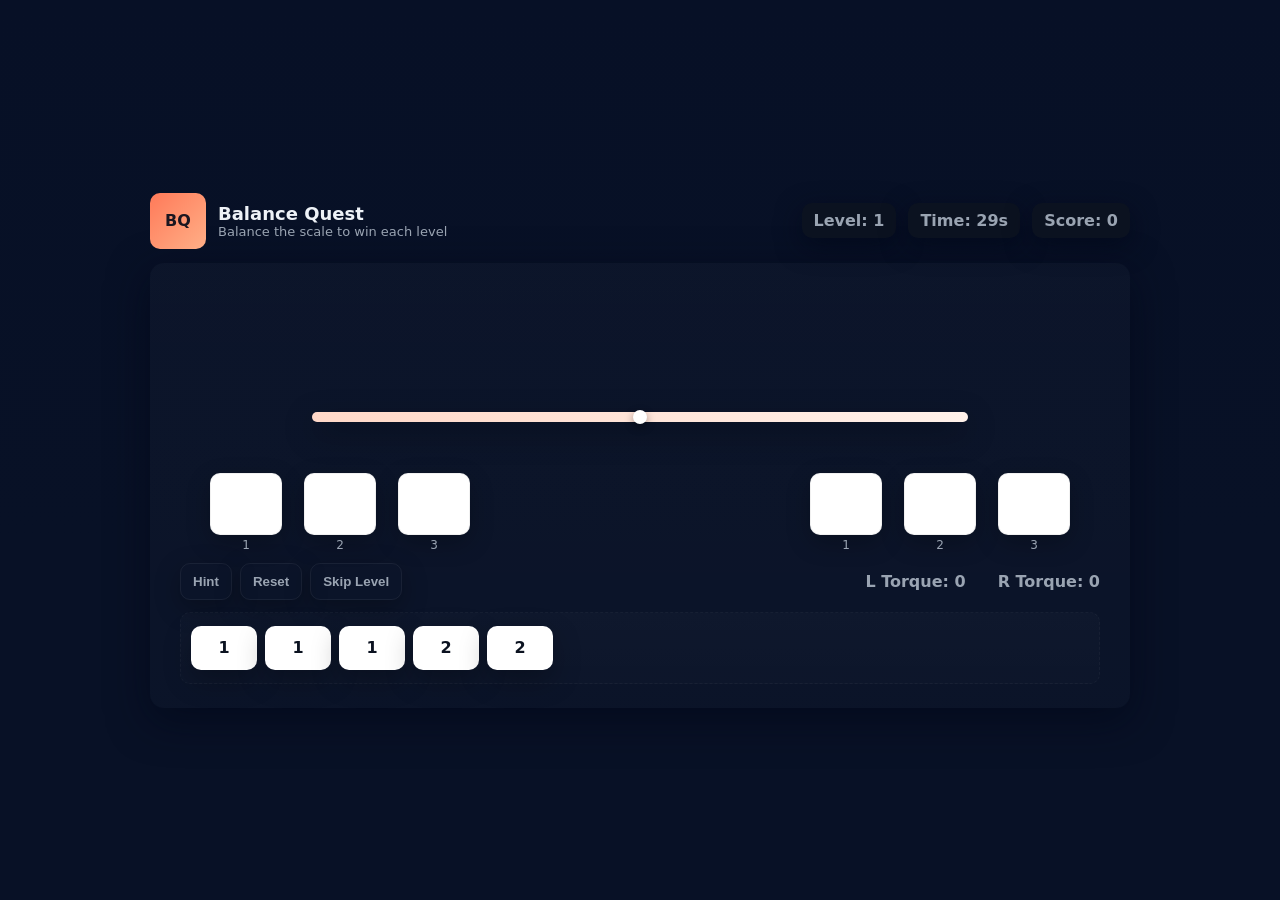
<file: game 2.html>
<!doctype html>
<html lang="en">
<head>
<meta charset="utf-8" />
<meta name="viewport" content="width=device-width,initial-scale=1" />
<title>Balance Quest — Interactive Game with Samanyaya Popup</title>
<style>
  /* ---------- GAME STYLES (original) ---------- */
  :root{
    --bg:#0f1724;--card:#0b1220;--muted:#9aa4b2;--accent:#ff7a59;--accent-2:#ffd7c2;
    --text:#eef2f7;--glass:rgba(255,255,255,0.03);--radius:12px;
  }
  *{box-sizing:border-box}
  body{margin:0;font-family:Inter,system-ui,-apple-system,Segoe UI,Roboto,Arial;background:linear-gradient(180deg,#071026 0%,#081126 60%);color:var(--text);min-height:100vh;display:flex;align-items:center;justify-content:center;padding:24px}
  .app{width:100%;max-width:980px}
  header{display:flex;justify-content:space-between;align-items:center;margin-bottom:14px}
  .brand{display:flex;gap:12px;align-items:center}
  .logo{width:56px;height:56px;border-radius:10px;background:linear-gradient(135deg,var(--accent),#ffaf87);display:grid;place-items:center;font-weight:800;color:#1b1620}
  .title{font-weight:800;font-size:18px}
  .hud{display:flex;gap:12px;align-items:center}
  .chip{background:var(--card);padding:8px 12px;border-radius:10px;color:var(--muted);font-weight:700;box-shadow:0 8px 26px rgba(2,6,23,0.6)}
  .score{color:var(--accent);font-weight:900}
  main{background:linear-gradient(180deg,rgba(255,255,255,0.02),rgba(255,255,255,0.01));padding:14px;border-radius:14px;box-shadow:0 12px 40px rgba(2,6,23,0.6)}
  .stage{display:flex;gap:16px;flex-direction:column;align-items:center;padding:10px}
  .scale-area{position:relative;width:100%;max-width:820px;height:260px;display:flex;align-items:center;justify-content:center}
  .beam{width:80%;height:10px;background:linear-gradient(90deg,#ffd8c8,#fff1ea);border-radius:10px;transform-origin:center center;transition:transform 300ms cubic-bezier(.2,.9,.2,1);position:relative;box-shadow:0 10px 30px rgba(0,0,0,0.4)}
  .pivot{position:absolute;top:50%;left:50%;transform:translate(-50%,-50%);width:14px;height:14px;background:#fff;border-radius:50%;box-shadow:0 3px 8px rgba(0,0,0,0.4)}
  .pan{position:absolute;top:calc(50% + 56px);width:260px;display:flex;gap:12px;justify-content:space-between;pointer-events:auto}
  .pan.left{left:calc(50% - 430px)} .pan.right{right:calc(50% - 430px)}
  .slot{width:72px;height:62px;border-radius:10px;background:linear-gradient(180deg,#fff,#fff);border:1px solid rgba(0,0,0,0.06);display:flex;align-items:center;justify-content:center;position:relative;box-shadow:0 8px 24px rgba(0,0,0,0.24)}
  .slot[data-distance]::after{content:attr(data-distance);position:absolute;bottom:-18px;font-size:12px;color:var(--muted)}
  .slot.highlight{outline:3px solid rgba(255,122,89,0.12)}
  .pool{display:flex;gap:8px;flex-wrap:wrap;padding:10px;border-radius:10px;border:1px dashed rgba(255,255,255,0.04);margin-top:12px;align-items:center;min-height:72px;background:linear-gradient(180deg,rgba(255,255,255,0.02),rgba(255,255,255,0.01))}
  .weight{width:66px;height:44px;border-radius:10px;background:linear-gradient(90deg,#fff,#fff);display:flex;align-items:center;justify-content:center;font-weight:800;color:#0b1220;box-shadow:0 10px 28px rgba(0,0,0,0.28);user-select:none;touch-action:none;cursor:pointer}
  .weight.dragging{transform:scale(1.06);box-shadow:0 26px 50px rgba(0,0,0,0.48);z-index:999}
  .controls{display:flex;justify-content:space-between;align-items:center;margin-top:12px;gap:12px}
  .left-controls{display:flex;gap:8px;align-items:center}
  button.btn{background:linear-gradient(90deg,var(--accent),#ffb38f);color:#1b1620;border:none;padding:10px 12px;border-radius:10px;font-weight:800;cursor:pointer;box-shadow:0 8px 26px rgba(0,0,0,0.28)}
  button.btn.secondary{background:transparent;border:1px solid rgba(255,255,255,0.06);color:var(--muted)}
  .info{color:var(--muted);font-weight:700}
  .panel{display:flex;gap:10px;align-items:center}
  .muted{color:var(--muted)}
  .sr-only{position:absolute!important;height:1px;width:1px;overflow:hidden;clip:rect(1px,1px,1px,1px);white-space:nowrap}
  @media(max-width:880px){
    .pan.left{left:10px} .pan.right{right:10px}
    .beam{width:92%}
    .stage{padding:6px}
  }

  /* ---------- AD / POPUP STYLES (provided) ---------- */
  /* scoped under #adModal to avoid conflicts */
  #adModal .ad-wrap{width:720px;max-width:92vw;background:#fff;border-radius:12px;padding:20px;box-shadow:0 6px 18px rgba(0,0,0,0.08);position:relative;color:#5b5b5b}
  #adModal .header{display:flex;align-items:center;gap:12px;margin-bottom:8px}
  #adModal .logo{width:46px;height:46px;border-radius:8px;background:linear-gradient(135deg,#ffd6cc,#ffa88a);display:flex;align-items:center;justify-content:center;color:white;font-weight:700}
  #adModal .title{font-size:18px;color:#7a6b6b;font-weight:700}
  #adModal .desc{color:#5b5b5b;font-size:13px;margin-bottom:14px}

  #adModal .game-area{background:linear-gradient(180deg,#fff,#fffaf7);border-radius:10px;padding:18px;display:flex;flex-direction:column;align-items:center;gap:12px}
  #adModal .scale-wrap{width:100%;max-width:640px;height:220px;position:relative}

  #adModal .beam{position:absolute;left:50%;top:60px;width:420px;height:8px;background:#dcd2c9;border-radius:8px;transform-origin:50% 50%;transition:transform 250ms cubic-bezier(.22,.9,.3,1)}
  #adModal .pillar{position:absolute;left:50%;top:48px;width:16px;height:100px;background:#c8b7ae;border-radius:6px;transform:translateX(-50%)}
  #adModal .pivot{position:absolute;left:50%;top:60px;width:28px;height:28px;background:#f8efe9;border-radius:50%;box-shadow:0 4px 10px rgba(0,0,0,0.07);transform:translate(-50%,-50%);display:flex;align-items:center;justify-content:center;color:#d94b3d;font-weight:700}

  #adModal .pan{position:absolute;top:80px;width:120px;height:12px;background:#efe6df;border-radius:6px;left:50%;transform:translateX(-50%);}
  #adModal .pan.left{left:calc(50% - 210px)}
  #adModal .pan.right{left:calc(50% + 90px)}
  #adModal .rope{position:absolute;top:44px;width:3px;height:36px;background:#b29e94;border-radius:2px}
  #adModal .rope.left{left:calc(50% - 150px)}
  #adModal .rope.right{left:calc(50% + 150px)}

  #adModal .weights-pool{display:flex;gap:10px;align-items:center;justify-content:center;margin-top:8px}
  #adModal .weight{width:56px;height:56px;border-radius:10px;background:linear-gradient(180deg,#fff,#ffdcd0);display:flex;align-items:center;justify-content:center;font-weight:700;color:#d94b3d;box-shadow:0 6px 12px rgba(0,0,0,0.06);cursor:grab;user-select:none}
  #adModal .weight:active{cursor:grabbing}

  #adModal .pan-area{position:absolute;top:90px;width:120px;height:120px;display:flex;align-items:flex-start;justify-content:center;gap:6px}
  #adModal .pan-area.left{left:calc(50% - 210px);transform:translateX(-50%)}
  #adModal .pan-area.right{left:calc(50% + 90px);transform:translateX(-50%)}
  #adModal .pan-slot{width:100%;height:100px;display:flex;flex-wrap:wrap;align-content:flex-start;gap:6px;padding:6px}

  #adModal .controls{display:flex;align-items:center;gap:10px;margin-top:12px}
  #adModal .btn{background:#d94b3d;color:white;padding:8px 12px;border-radius:8px;border:none;cursor:pointer;font-weight:700}
  #adModal .btn-secondary{background:transparent;border:1px solid #e8d6d2;color:#7a6b6b}

  #adModal .overlay{position:absolute;inset:0;background:linear-gradient(180deg,rgba(255,255,255,0.6),rgba(255,255,255,0.85));display:flex;align-items:center;justify-content:center;border-radius:12px;backdrop-filter:blur(2px);opacity:0;pointer-events:none;transition:opacity 220ms}
  #adModal .overlay.show{opacity:1;pointer-events:auto}
  #adModal .message{background:linear-gradient(180deg,#fff,#fffefc);padding:22px;border-radius:12px;box-shadow:0 10px 30px rgba(0,0,0,0.08);text-align:center;max-width:88%}
  #adModal .message h2{margin:0 0 8px 0;color:#d94b3d;font-size:20px}
  #adModal .message p{margin:0 0 12px 0;color:#7a6b6b}

  #adModal .cta{display:inline-block;background:#d94b3d;color:white;padding:10px 14px;border-radius:8px;text-decoration:none;font-weight:700}

  #adModal .meta{display:flex;justify-content:space-between;align-items:center;margin-top:10px;color:#8b7f7f;font-size:12px}

  @media(max-width:520px){
    #adModal .ad-wrap{padding:14px}
    #adModal .scale-wrap{height:190px}
    #adModal .beam{width:320px}
    #adModal .weight{width:46px;height:46px}
  }

  /* modal backdrop used to show ad modal */
  #modalBackdrop {
    position:fixed;inset:0;display:none;place-items:center;z-index:9999;background:rgba(2,6,23,0.5);
  }
  #modalBackdrop.show{display:grid}
</style>
</head>
<body>
  <div class="app" role="application" aria-label="Balance Quest Game">
    <header>
      <div class="brand">
        <div class="logo" aria-hidden="true">BQ</div>
        <div>
          <div class="title">Balance Quest</div>
          <div class="muted" style="font-size:13px">Balance the scale to win each level</div>
        </div>
      </div>
      <div class="hud">
        <div class="chip">Level: <span id="levelNum">1</span></div>
        <div class="chip">Time: <span id="timeLeft">30</span>s</div>
        <div class="chip">Score: <span id="score">0</span></div>
      </div>
    </header>

    <main>
      <section class="stage" id="stage">
        <div class="scale-area" id="scaleArea" aria-label="Scale area">
          <div class="beam" id="beam" aria-hidden="true"><div class="pivot" aria-hidden="true"></div></div>

          <div class="pan left" id="leftPan" aria-label="Left pan" tabindex="0" role="region">
            <div class="slot" data-distance="1" data-slot-index="0" tabindex="-1"></div>
            <div class="slot" data-distance="2" data-slot-index="1" tabindex="-1"></div>
            <div class="slot" data-distance="3" data-slot-index="2" tabindex="-1"></div>
          </div>

          <div class="pan right" id="rightPan" aria-label="Right pan" tabindex="0" role="region">
            <div class="slot" data-distance="1" data-slot-index="0" tabindex="-1"></div>
            <div class="slot" data-distance="2" data-slot-index="1" tabindex="-1"></div>
            <div class="slot" data-distance="3" data-slot-index="2" tabindex="-1"></div>
          </div>
        </div>

        <div style="width:100%;max-width:920px">
          <div style="display:flex;justify-content:space-between;align-items:center;gap:12px">
            <div class="left-controls">
              <button id="hintBtn" class="btn secondary">Hint</button>
              <button id="resetBtn" class="btn secondary">Reset</button>
              <button id="skipBtn" class="btn secondary">Skip Level</button>
            </div>
            <div class="panel">
              <div class="info">L Torque: <span id="leftTorque">0</span></div>
              <div style="width:12px"></div>
              <div class="info">R Torque: <span id="rightTorque">0</span></div>
            </div>
          </div>

          <div class="pool" id="pool" aria-label="Available weights" style="margin-top:12px">
            <!-- weights will be injected by JS -->
          </div>
        </div>
      </section>
    </main>
  </div>

  <!-- Integrated ad-styled modal for level complete -->
  <div id="modalBackdrop" role="dialog" aria-modal="true" aria-hidden="true">
    <div id="adModal" class="ad-wrap" role="document" aria-labelledby="adTitle">
      <div class="header">
        <div class="logo">S</div>
        <div>
          <div class="title">SAMANYAYA</div>
          <div class="desc">Drag the weights on the pans and make the scale even — justice feels right when it's equal.</div>
        </div>
      </div>

      <div class="game-area">
        <div class="scale-wrap" id="scaleWrap">
          <div class="pillar"></div>
          <div class="pivot">⚖</div>
          <div class="beam" id="adBeam"></div>

          <div class="rope left"></div>
          <div class="rope right"></div>

          <div class="pan left"></div>
          <div class="pan right"></div>

          <div class="pan-area left" id="adLeftPan"></div>
          <div class="pan-area right" id="adRightPan"></div>
        </div>

        <div class="weights-pool" id="adPool">
          <div class="weight" draggable="true" data-weight="3">3</div>
          <div class="weight" draggable="true" data-weight="2">2</div>
          <div class="weight" draggable="true" data-weight="1">1</div>
          <div class="weight" draggable="true" data-weight="1">1</div>
          <div class="weight" draggable="true" data-weight="2">2</div>
        </div>

        <div class="controls">
          <button class="btn" id="adResetBtn">Reset</button>
          <button class="btn-secondary" id="adHintBtn">Hint</button>

          <div style="flex:1"></div>
          <div style="font-size:13px;color:#7a6b6b">Torque difference: <span id="adDiff">0</span></div>
        </div>

        <div class="meta">
          <div>Tip: Drag and drop weights onto either pan. Use touch or mouse.</div>
          <div>Designed for Samanyaya</div>
        </div>
      </div>

      <!-- success overlay message inside ad modal -->
      <div class="overlay show" id="adOverlay" aria-hidden="false">
        <div class="message">
          <h2 id="adTitle">Justice feels right when it’s equal.</h2>
          <p id="adMsg">Thanks for balancing the scale — stand with Samanyaya to promote equal access to justice.</p>
          <div style="display:flex;gap:8px;justify-content:center;margin-top:12px">
            <a class="cta" href="https://jeevaneshd.github.io" id="supportBtn" target="_blank" rel="noopener">Support Samanyaya</a>
            <button id="nextLevelBtn" class="btn">Next Level</button>
            <button id="closeModalBtn" class="btn-secondary">Close</button>
          </div>
        </div>
      </div>
    </div>
  </div>

<script>
/* Balance Quest - with ad modal integrated */
const DOM = {
  pool: document.getElementById('pool'),
  leftPan: document.getElementById('leftPan'),
  rightPan: document.getElementById('rightPan'),
  leftTorqueEl: document.getElementById('leftTorque'),
  rightTorqueEl: document.getElementById('rightTorque'),
  beam: document.getElementById('beam'),
  timeLeft: document.getElementById('timeLeft'),
  levelNum: document.getElementById('levelNum'),
  score: document.getElementById('score'),
  hintBtn: document.getElementById('hintBtn'),
  resetBtn: document.getElementById('resetBtn'),
  skipBtn: document.getElementById('skipBtn'),
  modalBackdrop: document.getElementById('modalBackdrop'),
  nextLevelBtn: document.getElementById('nextLevelBtn'),
  closeModalBtn: document.getElementById('closeModalBtn'),
  // ad modal internals
  adPool: document.getElementById('adPool'),
  adLeftPan: document.getElementById('adLeftPan'),
  adRightPan: document.getElementById('adRightPan'),
  adBeam: document.getElementById('adBeam'),
  adDiff: document.getElementById('adDiff'),
  adResetBtn: document.getElementById('adResetBtn'),
  adHintBtn: document.getElementById('adHintBtn'),
  adOverlay: document.getElementById('adOverlay'),
  supportBtn: document.getElementById('supportBtn'),
};

const LEVELS = [
  {time:30, tolerance:0, weights:[1,1,1,2,2], distances:[1,2,3]},
  {time:25, tolerance:0, weights:[1,1,2,2,3], distances:[1,2,3]},
  {time:20, tolerance:1, weights:[1,2,2,3,4], distances:[1,2,3]},
  {time:18, tolerance:0, weights:[1,1,2,3,4,4], distances:[1,2,3]},
  {time:16, tolerance:0, weights:[2,3,3,4,5], distances:[1,2,3]}
];

let levelIndex = 0;
let state = {
  leftSlots: [null,null,null],
  rightSlots: [null,null,null],
  pool: [],
  leftTorque: 0,
  rightTorque: 0,
  timer: null,
  timeRemaining: 0,
  score: 0,
  grabbed: null
};

function startLevel(idx){
  levelIndex = idx;
  const level = LEVELS[levelIndex];
  clearSlotsAndPool();
  DOM.levelNum.textContent = (levelIndex+1);
  level.weights.forEach((w,i) => {
    const id = `w-${Date.now()}-${i}-${Math.random().toString(36).slice(2,6)}`;
    const el = createWeightEl(id, w);
    DOM.pool.appendChild(el);
  });
  const leftSlots = DOM.leftPan.querySelectorAll('.slot');
  const rightSlots = DOM.rightPan.querySelectorAll('.slot');
  leftSlots.forEach((s,i)=> s.dataset.distance = level.distances[i] ?? level.distances[level.distances.length-1]);
  rightSlots.forEach((s,i)=> s.dataset.distance = level.distances[i] ?? level.distances[level.distances.length-1]);

  state.timeRemaining = level.time;
  DOM.timeLeft.textContent = state.timeRemaining;
  recomputeAndRender();
  startTimer();
}

function clearSlotsAndPool(){
  document.querySelectorAll('.weight').forEach(w => w.remove());
  state.leftSlots = [null,null,null];
  state.rightSlots = [null,null,null];
  state.pool = [];
}

function createWeightEl(id, weight){
  const div = document.createElement('div');
  div.className = 'weight';
  div.id = id;
  div.tabIndex = 0;
  div.innerText = weight;
  div.dataset.weight = weight;
  div.addEventListener('pointerdown', onPointerDown);
  div.addEventListener('keydown', e => {
    if (e.key === 'Enter' || e.key === ' ') {
      e.preventDefault();
      keyboardPick(div);
    }
  });
  div.addEventListener('click', () => {
    if (!state.grabbed) clickPlace(div.id);
  });
  return div;
}

/* Pointer drag (game) */
let moveRaf = null;
let movedSinceDown = false;
function onPointerDown(e){
  const el = e.currentTarget;
  if (e.button && e.button !== 0) return;
  e.preventDefault();
  el.setPointerCapture(e.pointerId);
  movedSinceDown = false;
  startDrag(el, e.clientX, e.clientY);
  function onMove(ev){ movedSinceDown = true; moveDraggedTo(ev.clientX, ev.clientY); }
  function onUp(ev){
    try{ el.releasePointerCapture(ev.pointerId); }catch(e){}
    el.removeEventListener('pointermove', onMove);
    el.removeEventListener('pointerup', onUp);
    endDrag(el, ev.clientX, ev.clientY);
  }
  el.addEventListener('pointermove', onMove);
  el.addEventListener('pointerup', onUp);
}

function startDrag(el, x, y){
  state.grabbed = {id: el.id, keyboard:false};
  el.classList.add('dragging');
  const r = el.getBoundingClientRect();
  el.style.position = 'fixed';
  el.style.left = `${r.left}px`;
  el.style.top = `${r.top}px`;
  el.style.width = `${r.width}px`;
  el.style.height = `${r.height}px`;
  document.body.appendChild(el);
  moveDraggedTo(x,y);
}

function moveDraggedTo(x,y){
  if (moveRaf) cancelAnimationFrame(moveRaf);
  moveRaf = requestAnimationFrame(()=>{
    const el = document.getElementById(state.grabbed?.id);
    if (!el) return;
    el.style.left = (x - 36) + 'px';
    el.style.top = (y - 22) + 'px';
    highlightSlotUnderPoint(x,y);
  });
}

function endDrag(el, x, y){
  el.classList.remove('dragging');
  el.style.position = '';
  el.style.left = '';
  el.style.top = '';
  el.style.width = '';
  el.style.height = '';
  const slot = findSlotUnderPoint(x,y);
  if (slot) placeWeightInSlot(el.id, slot.side, Number(slot.index));
  else if (isPointInElem(x,y, DOM.pool)) DOM.pool.appendChild(el);
  else DOM.pool.appendChild(el);
  state.grabbed = null;
  clearHighlights();
  recomputeAndRender();
}

function findSlotUnderPoint(x,y){
  const node = document.elementFromPoint(x,y);
  if (!node) return null;
  const slot = node.closest('.slot');
  if (slot){
    return {el: slot, side: slot.closest('.pan').classList.contains('left') ? 'left' : 'right', index: Number(slot.dataset.slotIndex)};
  }
  const pan = node.closest('.pan');
  if (pan){
    const side = pan.classList.contains('left') ? 'left' : 'right';
    const idx = firstEmptyIndex(side);
    if (idx !== null){
      const slotEl = pan.querySelector(`.slot[data-slot-index="${idx}"]`);
      return {el: slotEl, side, index: idx};
    }
  }
  return null;
}

function isPointInElem(x,y, el){
  const r = el.getBoundingClientRect();
  return x >= r.left && x <= r.right && y >= r.top && y <= r.bottom;
}

function highlightSlotUnderPoint(x,y){
  clearHighlights();
  const s = findSlotUnderPoint(x,y);
  if (s && s.el) s.el.classList.add('highlight');
}
function clearHighlights(){ document.querySelectorAll('.slot.highlight').forEach(s=>s.classList.remove('highlight')); }

function placeWeightInSlot(id, side, slotIdx){
  removeFromState(id);
  const slotEl = (side === 'left' ? DOM.leftPan : DOM.rightPan).querySelector(`.slot[data-slot-index="${slotIdx}"]`);
  slotEl.appendChild(document.getElementById(id));
  if (side === 'left') state.leftSlots[slotIdx] = id; else state.rightSlots[slotIdx] = id;
}

function appendToPool(id){
  removeFromState(id);
  DOM.pool.appendChild(document.getElementById(id));
}

function removeFromState(id){
  state.leftSlots = state.leftSlots.map(s=>s===id?null:s);
  state.rightSlots = state.rightSlots.map(s=>s===id?null:s);
}

function firstEmptyIndex(side){
  const arr = side === 'left' ? state.leftSlots : state.rightSlots;
  for (let i=0;i<arr.length;i++) if (!arr[i]) return i;
  return null;
}

function clickPlace(id){
  recomputeTorquesFromDom();
  const side = state.leftTorque > state.rightTorque ? 'right' : 'left';
  const idx = firstEmptyIndex(side);
  if (idx === null) appendToPool(id);
  else placeWeightInSlot(id, side, idx);
  recomputeAndRender();
}

function keyboardPick(weightEl){
  const id = weightEl.id;
  if (!state.grabbed){
    state.grabbed = {id, keyboard:true};
    weightEl.classList.add('dragging');
    document.body.appendChild(weightEl);
    DOM.leftPan.focus();
  } else {
    finishKeyboardDrop(null);
  }
}
function finishKeyboardDrop(target){
  if (!state.grabbed) return;
  const id = state.grabbed.id;
  const el = document.getElementById(id);
  if (!el) return;
  el.classList.remove('dragging');
  if (!target) appendToPool(id);
  else placeWeightInSlot(id, target.side, target.index);
  state.grabbed = null;
  recomputeAndRender();
}

DOM.leftPan.addEventListener('keydown', panKeyHandler);
DOM.rightPan.addEventListener('keydown', panKeyHandler);
function panKeyHandler(e){
  if (e.key === 'Enter' || e.key === ' '){
    e.preventDefault();
    if (state.grabbed && state.grabbed.keyboard){
      const side = this === DOM.leftPan ? 'left' : 'right';
      const idx = firstEmptyIndex(side);
      if (idx !== null) finishKeyboardDrop({side, index: idx});
    }
  } else if (e.key === 'ArrowRight' || e.key === 'ArrowLeft'){
    if (document.activeElement === DOM.leftPan && e.key === 'ArrowRight') DOM.rightPan.focus();
    else if (document.activeElement === DOM.rightPan && e.key === 'ArrowRight') DOM.pool.querySelector('.weight')?.focus();
    else if (document.activeElement === DOM.pool.querySelector('.weight') && e.key === 'ArrowRight') DOM.leftPan.focus();
    if (document.activeElement === DOM.leftPan && e.key === 'ArrowLeft') DOM.pool.querySelector('.weight')?.focus();
    if (document.activeElement === DOM.pool.querySelector('.weight') && e.key === 'ArrowLeft') DOM.rightPan.focus();
  }
}

function recomputeTorquesFromDom(){
  state.leftSlots = [null,null,null];
  state.rightSlots = [null,null,null];
  DOM.leftPan.querySelectorAll('.slot').forEach((slot,i)=>{
    const child = slot.querySelector('.weight');
    if (child) state.leftSlots[i] = child.id;
  });
  DOM.rightPan.querySelectorAll('.slot').forEach((slot,i)=>{
    const child = slot.querySelector('.weight');
    if (child) state.rightSlots[i] = child.id;
  });
}

function recomputeTorquesFromState(){
  let lt = 0, rt = 0;
  DOM.leftPan.querySelectorAll('.slot').forEach((slot,i)=>{
    const id = state.leftSlots[i];
    if (id){
      const w = Number(document.getElementById(id).dataset.weight || 0);
      const d = Number(slot.dataset.distance || 1);
      lt += w * d;
    }
  });
  DOM.rightPan.querySelectorAll('.slot').forEach((slot,i)=>{
    const id = state.rightSlots[i];
    if (id){
      const w = Number(document.getElementById(id).dataset.weight || 0);
      const d = Number(slot.dataset.distance || 1);
      rt += w * d;
    }
  });
  state.leftTorque = lt; state.rightTorque = rt;
}

function recomputeAndRender(){
  recomputeTorquesFromDom();
  recomputeTorquesFromState();
  DOM.leftTorqueEl.textContent = state.leftTorque;
  DOM.rightTorqueEl.textContent = state.rightTorque;
  const diff = state.leftTorque - state.rightTorque;
  const allWeights = Array.from(document.querySelectorAll('.weight')).map(w=>Number(w.dataset.weight||0));
  const maxPossible = Math.max(1, allWeights.reduce((a,b)=>a+b,0) * 3);
  const MAX_ANGLE = 28;
  const sensitivity = MAX_ANGLE / maxPossible;
  let angle = diff * sensitivity;
  angle = Math.max(Math.min(angle, MAX_ANGLE), -MAX_ANGLE);
  DOM.beam.style.transform = `rotate(${angle}deg)`;
  state.pool = Array.from(DOM.pool.querySelectorAll('.weight')).map(w=>w.id);
  const lev = LEVELS[levelIndex];
  if (Math.abs(diff) <= lev.tolerance && (state.leftTorque !== 0 || state.rightTorque !== 0)){
    levelWin();
  }
}

function startTimer(){
  if (state.timer) clearInterval(state.timer);
  state.timer = setInterval(()=>{
    state.timeRemaining--;
    DOM.timeLeft.textContent = state.timeRemaining;
    if (state.timeRemaining <= 0){
      clearInterval(state.timer);
      levelLose();
    }
  }, 1000);
}

function levelWin(){
  clearInterval(state.timer);
  const gained = Math.max(5, state.timeRemaining * 10);
  state.score += gained;
  DOM.score.textContent = state.score;
  openAdModal(`You earned ${gained} points!`);
}
function levelLose(){
  openAdModal('Time up — try again!');
}

/* Modal / Ad integration */
function openAdModal(message){
  // Show the integrated ad modal (modalBackdrop)
  DOM.modalBackdrop.classList.add('show');
  DOM.modalBackdrop.setAttribute('aria-hidden','false');

  // populate ad modal message area
  const adTitle = document.getElementById('adTitle');
  const adMsg = document.getElementById('adMsg');
  adTitle.textContent = 'Justice feels right when it’s equal.';
  adMsg.textContent = message + ' — Thanks for playing.';

  // ensure ad mini game is reset
  resetAdMiniGame();

  // focus next button
  setTimeout(()=>DOM.nextLevelBtn.focus(), 120);
}

function hideAdModal(){
  DOM.modalBackdrop.classList.remove('show');
  DOM.modalBackdrop.setAttribute('aria-hidden','true');
}

/* Next / Restart wiring to the ad modal buttons */
DOM.nextLevelBtn.addEventListener('click', () => {
  hideAdModal();
  // advance to next level (or repeat last if at end)
  const next = Math.min(levelIndex+1, LEVELS.length-1);
  startLevel(next);
});
DOM.closeModalBtn.addEventListener('click', () => {
  hideAdModal();
});

/* Reset button (game) */
DOM.resetBtn.addEventListener('click', () => {
  document.querySelectorAll('.weight').forEach(w => DOM.pool.appendChild(w));
  recomputeAndRender();
});
DOM.skipBtn.addEventListener('click', () => {
  const next = Math.min(levelIndex+1, LEVELS.length-1);
  startLevel(next);
});
DOM.hintBtn.addEventListener('click', giveHint);

function giveHint(){
  recomputeTorquesFromDom(); recomputeTorquesFromState();
  const leftT = state.leftTorque, rightT = state.rightTorque;
  const targetSide = leftT > rightT ? 'right' : 'left';
  const poolWeights = Array.from(DOM.pool.querySelectorAll('.weight')).map(w=>({id:w.id, w:Number(w.dataset.weight)}));
  if (poolWeights.length === 0){
    const fromSide = targetSide === 'left' ? state.rightSlots : state.leftSlots;
    const idFrom = fromSide.find(id=>id);
    if (idFrom) {
      const dest = firstEmptyIndex(targetSide);
      if (dest !== null) placeWeightInSlot(idFrom, targetSide, dest);
    }
    recomputeAndRender();
    return;
  }
  let best = {score:Infinity, id:null, idx:null};
  for (const p of poolWeights){
    for (let i=0;i<3;i++){
      const slotOccupied = (targetSide === 'left') ? state.leftSlots[i] : state.rightSlots[i];
      if (slotOccupied) continue;
      const d = Number((targetSide==='left' ? DOM.leftPan : DOM.rightPan).querySelector(`.slot[data-slot-index="${i}"]`).dataset.distance);
      let l = state.leftTorque, r = state.rightTorque;
      if (targetSide === 'left') l += p.w * d; else r += p.w * d;
      const score = Math.abs(l - r);
      if (score < best.score){ best = {score, id: p.id, idx: i}; }
    }
  }
  if (best.id) placeWeightInSlot(best.id, targetSide, best.idx);
  recomputeAndRender();
}

/* ---------- Ad mini-game inside modal ---------- */
/* This is the provided ad HTML's small balancing demo inside the popup.
   We'll enable drag/drop in the ad area and compute its torque so it looks interactive.
*/
function resetAdMiniGame(){
  // move any weights back to ad pool
  const adPool = DOM.adPool;
  const all = adPool.querySelectorAll('.weight');
  all.forEach((w,i) => {
    // ensure unique ids for internal tracking
    w.dataset._id = 'adw' + i;
  });
  // clear ad pan areas
  DOM.adLeftPan.innerHTML = '<div class="pan-slot"></div>';
  DOM.adRightPan.innerHTML = '<div class="pan-slot"></div>';

  // attach drag handlers for ad pool weights
  adPool.querySelectorAll('.weight').forEach((w, idx) => {
    w.addEventListener('dragstart', (e)=>{
      e.dataTransfer.setData('text/id', w.dataset._id || ('adw'+idx));
      e.dataTransfer.effectAllowed = 'move';
      w.classList.add('dragging');
    });
    w.addEventListener('dragend', ()=> w.classList.remove('dragging'));
  });

  // allow drops on ad pan areas and pool
  [DOM.adLeftPan, DOM.adRightPan, DOM.adPool].forEach(zone => {
    zone.addEventListener('dragover', (e)=>{ e.preventDefault(); e.dataTransfer.dropEffect = 'move'; });
    zone.addEventListener('drop', (e)=>{
      e.preventDefault();
      const id = e.dataTransfer.getData('text/id');
      if(!id) return;
      const dragged = Array.from(document.querySelectorAll('#adPool .weight')).find(w=> (w.dataset._id===id));
      if(!dragged) return;
      if(zone === DOM.adPool) DOM.adPool.appendChild(dragged);
      else zone.querySelector('.pan-slot').appendChild(dragged);
      updateAdState();
    });
  });

  // click-to-place from ad pool
  DOM.adPool.addEventListener('click', (e)=>{
    const w = e.target.closest('.weight');
    if(!w) return;
    const leftTorque = computeAdTorque(DOM.adLeftPan);
    const rightTorque = computeAdTorque(DOM.adRightPan);
    if(leftTorque <= rightTorque) DOM.adLeftPan.querySelector('.pan-slot').appendChild(w);
    else DOM.adRightPan.querySelector('.pan-slot').appendChild(w);
    updateAdState();
  });

  // touch fallback
  let picked = null;
  DOM.adPool.addEventListener('touchstart', (e)=>{
    const t = e.target.closest('.weight');
    if(t){ picked = t; t.classList.add('dragging'); }
  });
  DOM.adLeftPan.addEventListener('touchend', ()=>{ if(picked){ DOM.adLeftPan.querySelector('.pan-slot').appendChild(picked); picked.classList.remove('dragging'); picked=null; updateAdState(); } });
  DOM.adRightPan.addEventListener('touchend', ()=>{ if(picked){ DOM.adRightPan.querySelector('.pan-slot').appendChild(picked); picked.classList.remove('dragging'); picked=null; updateAdState(); } });

  // observe and update initially
  updateAdState();

  // ad controls
  DOM.adResetBtn.onclick = () => {
    // move ad pool weights back into pool area
    const adWeights = document.querySelectorAll('#adPool .weight');
    adWeights.forEach(w => DOM.adPool.appendChild(w));
    updateAdState();
  };
  DOM.adHintBtn.onclick = () => {
    // simple hint: move a pool weight to the lighter side
    const poolWeights = Array.from(DOM.adPool.querySelectorAll('.weight'));
    if (poolWeights.length === 0) return;
    const leftT = computeAdTorque(DOM.adLeftPan);
    const rightT = computeAdTorque(DOM.adRightPan);
    let target = poolWeights[0];
    for (const p of poolWeights){
      if (Math.abs(Number(p.dataset.weight) - Math.abs(leftT-rightT)/2) < Math.abs(Number(target.dataset.weight) - Math.abs(leftT-rightT)/2)) target = p;
    }
    if (leftT > rightT) DOM.adRightPan.querySelector('.pan-slot').appendChild(target);
    else DOM.adLeftPan.querySelector('.pan-slot').appendChild(target);
    updateAdState();
  };
}

function computeAdTorque(panEl){
  const arr = Array.from(panEl.querySelectorAll('.weight')).map(n => Number(n.dataset.weight));
  return arr.reduce((s,w)=>s+w,0);
}
function updateAdState(){
  const left = computeAdTorque(DOM.adLeftPan);
  const right = computeAdTorque(DOM.adRightPan);
  DOM.adDiff.textContent = Math.abs(left-right);
  const sign = right - left;
  const angle = Math.max(-30, Math.min(30, sign * 6));
  DOM.adBeam.style.transform = `translateX(-50%) rotate(${angle}deg)`;
  // show overlay message always when ad modal is open (ad provided had overlay show)
  DOM.adOverlay.classList.add('show');
}

/* helper to expose for debug */
window._BQ = {state, LEVELS, startLevel};

(function attachSlotIndices(){
  DOM.leftPan.querySelectorAll('.slot').forEach((s,i)=> s.dataset.slotIndex = i);
  DOM.rightPan.querySelectorAll('.slot').forEach((s,i)=> s.dataset.slotIndex = i);
})();

/* Start first level */
startLevel(0);

</script>
</body>
</html>
</file>
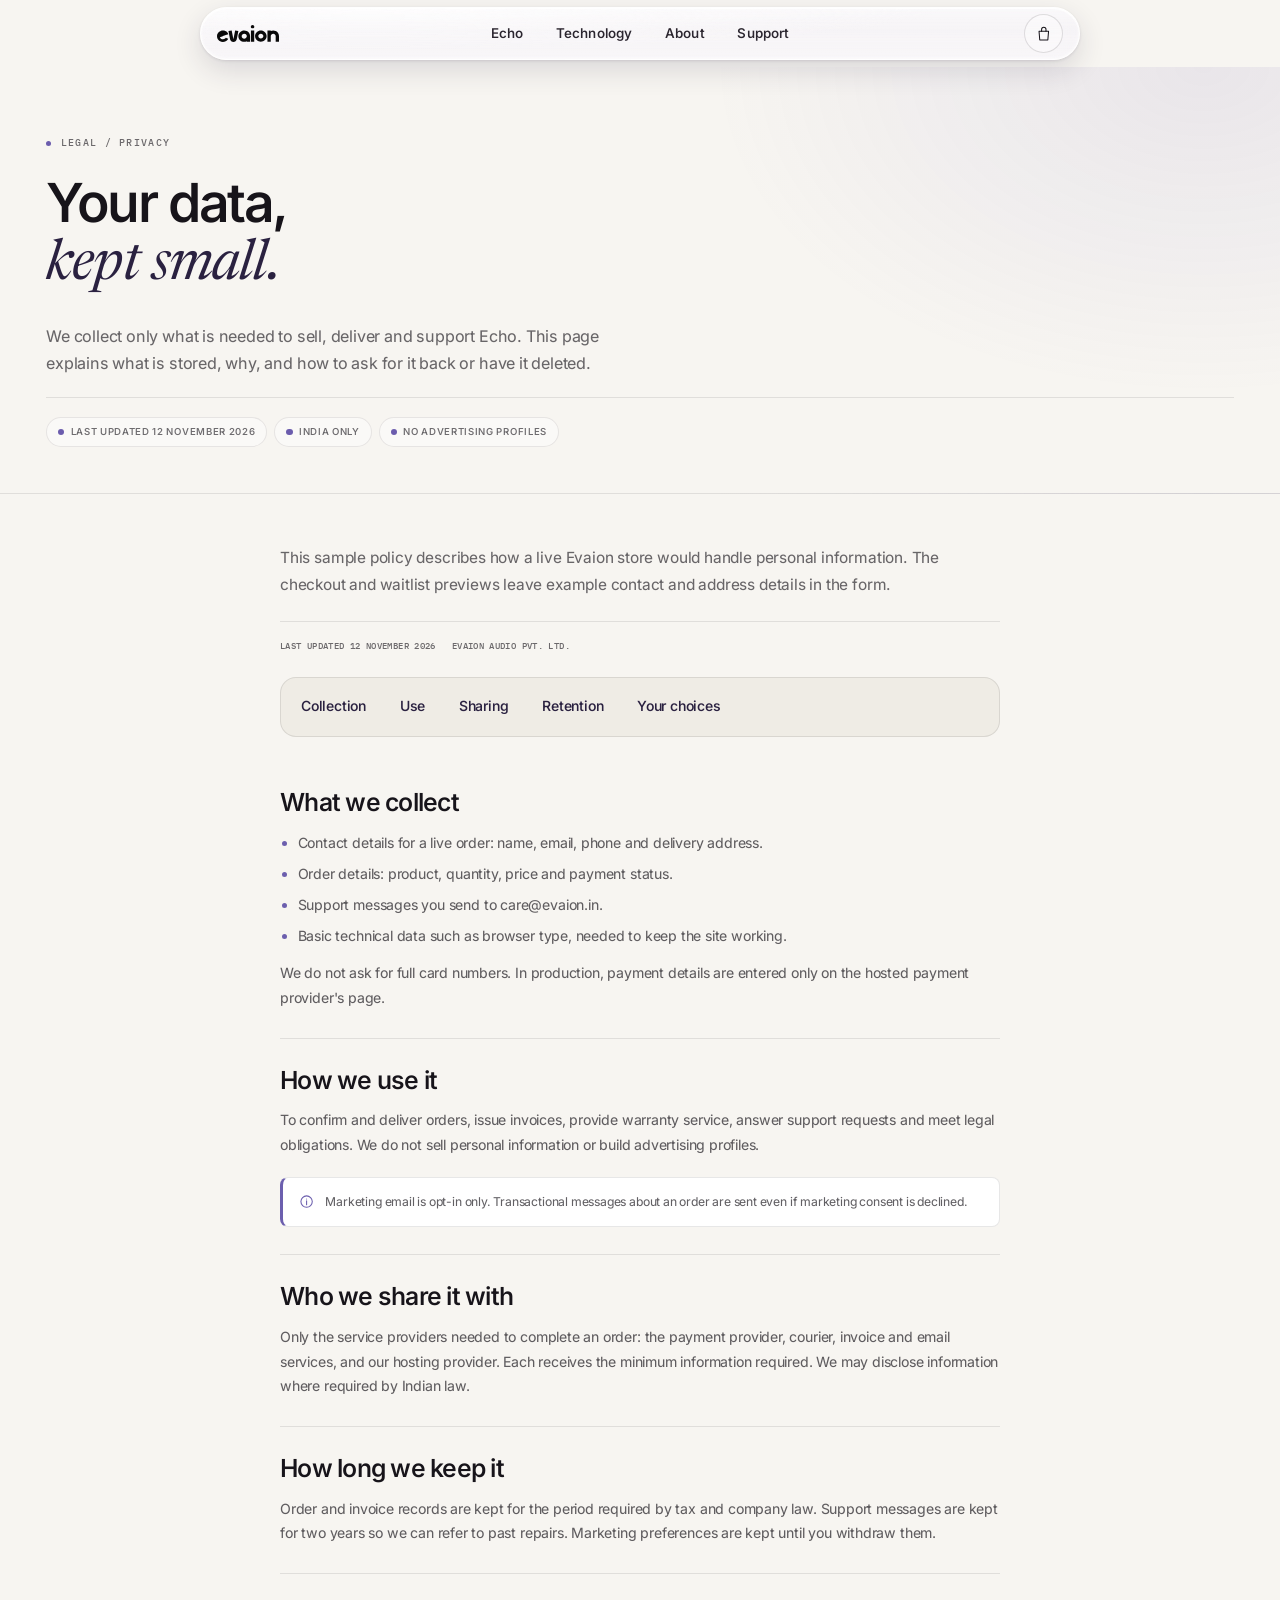
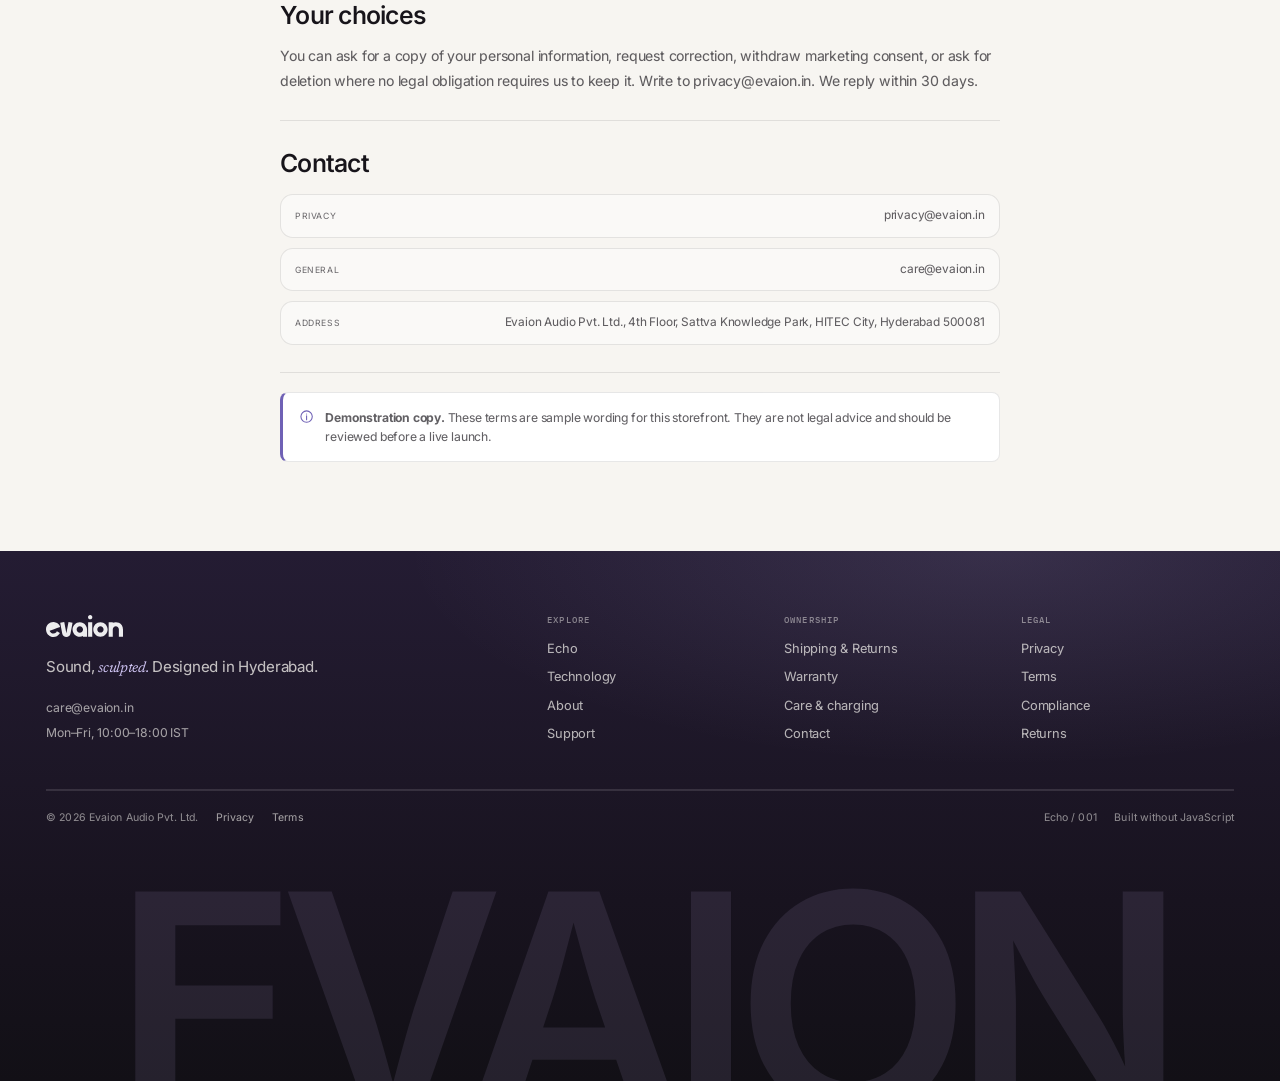
<file: privacy.html>
<!DOCTYPE html>

<html lang="en" data-sales-mode="buy">

<head>

  <meta charset="UTF-8">

  <meta name="viewport" content="width=device-width, initial-scale=1">

  <title>Privacy — Evaion | Evaion</title>

  <meta name="description" content="How Evaion handles personal information: what we collect, why, who we share it with and how to exercise your choices.">

  <meta name="theme-color" content="#141017">

  <link rel="canonical" href="https://evaion.in/privacy.html">

  <meta name="robots" content="index, follow">



  <meta property="og:type" content="website">

  <meta property="og:site_name" content="Evaion">

  <meta property="og:title" content="Privacy — Evaion | Evaion">

  <meta property="og:description" content="How Evaion handles personal information: what we collect, why, who we share it with and how to exercise your choices.">

  <meta property="og:url" content="https://evaion.in/privacy.html">

  <meta property="og:image" content="https://evaion.in/assets/og-echo.jpg">

  <meta property="og:image:width" content="1200">

  <meta property="og:image:height" content="630">

  <meta property="og:image:alt" content="Evaion Echo headphones in Violet Alloy">

  <meta name="twitter:card" content="summary_large_image">

  <meta name="twitter:title" content="Privacy — Evaion | Evaion">

  <meta name="twitter:description" content="How Evaion handles personal information: what we collect, why, who we share it with and how to exercise your choices.">

  <meta name="twitter:image" content="https://evaion.in/assets/og-echo.jpg">



  <link rel="icon" href="assets/favicon-64.png" type="image/png">

  <link rel="apple-touch-icon" href="assets/apple-touch-icon.png">

  <link rel="preload" href="assets/fonts/inter-latin.woff2" as="font" type="font/woff2" crossorigin>

  <link rel="stylesheet" href="css/style.css">

  <link rel="stylesheet" href="css/editorial.css">

  <link rel="stylesheet" href="css/premium.css">

</head>

<body id="top" class="page-policy">

  <a class="skip-link" href="#main">Skip to content</a>

  <div class="scroll-progress" aria-hidden="true"></div>



  <header class="site-head theme-dark">

    <div class="shell headbar">

      <a class="brand" href="index.html" aria-label="Evaion — home">

        <span class="brand__plate">

          <img class="brand__icon" src="assets/evaion-icon.svg" alt="" width="220" height="229">

          <img class="brand__word" src="assets/evaion-wordmark.svg" alt="Evaion" width="359" height="102">

        </span>

      </a>



      <nav class="nav" aria-label="Primary">

        <a class="nav__link" href="echo.html">Echo</a>

        <a class="nav__link" href="technology.html">Technology</a>

        <a class="nav__link" href="about.html">About</a>

        <a class="nav__link" href="support.html">Support</a>

      </nav>



      <div class="head-actions">

        <input class="state" id="cart-open" type="checkbox" aria-label="Open shopping bag">

        <label class="icon-btn cart-trigger" for="cart-open">

          <svg viewBox="0 0 24 24" fill="none" stroke="currentColor" stroke-width="1.4" stroke-linecap="round" stroke-linejoin="round" aria-hidden="true">

            <path d="M5.5 8.5h13l-1 12h-11z"/><path d="M9 8.5V6.2a3 3 0 0 1 6 0v2.3"/>

          </svg>

          <span class="cart-count" aria-hidden="true"></span>

        </label>

        <input class="state" id="nav-open" type="checkbox" aria-label="Open navigation menu">

        <label class="menu-btn" for="nav-open"><span></span><span></span><span></span></label>

      </div>

    </div>

  </header>



  <main id="main">



    <section class="page-hero page-hero--art policy-hero" aria-labelledby="page-title">

      <div class="shell page-hero__inner">

        <div class="page-hero__copy">

          <p class="eyebrow eyebrow--dot">Legal / Privacy</p>

          <h1 class="page-hero__title" id="page-title">Your data,<br><span class="serif">kept small.</span></h1>

          <p class="page-hero__lede">We collect only what is needed to sell, deliver and support Echo. This page explains what is stored, why, and how to ask for it back or have it deleted.</p>

          <div class="page-hero__meta"><span><span class="dot" aria-hidden="true"></span> Last updated 12 November 2026</span><span><span class="dot" aria-hidden="true"></span> India only</span><span><span class="dot" aria-hidden="true"></span> No advertising profiles</span></div>

        </div>

        <figure class="page-hero__art ">

          <img src="assets/art/policy.svg" width="900" height="700" alt="An abstract document with a ring, a lock and a fine grid" loading="eager" decoding="async">

        </figure>

      </div>

    </section>



    <div class="shell policy-layout policy-layout--single">

      <div class="policy-body">

        <p class="policy-intro">This sample policy describes how a live Evaion store would handle personal information. The checkout and waitlist previews leave example contact and address details in the form.</p>

        <p class="policy-updated"><span>Last updated 12 November 2026</span><span>Evaion Audio Pvt. Ltd.</span></p>



        <nav class="jump-nav jump-nav--policy" aria-label="In this policy">
          <a href="#collect">Collection</a>
          <a href="#use">Use</a>
          <a href="#sharing">Sharing</a>
          <a href="#retention">Retention</a>
          <a href="#rights">Your choices</a>
        </nav>


        <section class="policy-section" id="collect">

          <h2>What we collect</h2>

          <ul>

            <li>Contact details for a live order: name, email, phone and delivery address.</li>

            <li>Order details: product, quantity, price and payment status.</li>

            <li>Support messages you send to <a href="mailto:care@evaion.in">care@evaion.in</a>.</li>

            <li>Basic technical data such as browser type, needed to keep the site working.</li>

          </ul>

          <p>We do not ask for full card numbers. In production, payment details are entered only on the hosted payment provider's page.</p>

        </section>



        <section class="policy-section" id="use">

          <h2>How we use it</h2>

          <p>To confirm and deliver orders, issue invoices, provide warranty service, answer support requests and meet legal obligations. We do not sell personal information or build advertising profiles.</p>

          <div class="policy-callout policy-callout--violet"><svg viewBox="0 0 20 20" fill="none" stroke="currentColor" stroke-width="1.4" stroke-linecap="round" aria-hidden="true"><circle cx="10" cy="10" r="7.5"/><path d="M10 9v5M10 6.5v.1"/></svg><span>Marketing email is opt-in only. Transactional messages about an order are sent even if marketing consent is declined.</span></div>

        </section>



        <section class="policy-section" id="sharing">

          <h2>Who we share it with</h2>

          <p>Only the service providers needed to complete an order: the payment provider, courier, invoice and email services, and our hosting provider. Each receives the minimum information required. We may disclose information where required by Indian law.</p>

        </section>



        <section class="policy-section" id="retention">

          <h2>How long we keep it</h2>

          <p>Order and invoice records are kept for the period required by tax and company law. Support messages are kept for two years so we can refer to past repairs. Marketing preferences are kept until you withdraw them.</p>

        </section>



        <section class="policy-section" id="rights">

          <h2>Your choices</h2>

          <p>You can ask for a copy of your personal information, request correction, withdraw marketing consent, or ask for deletion where no legal obligation requires us to keep it. Write to <a href="mailto:privacy@evaion.in">privacy@evaion.in</a>. We reply within 30 days.</p>

        </section>



        <section class="policy-section" id="contact">

          <h2>Contact</h2>

          <div class="policy-contact">

            <a href="mailto:privacy@evaion.in"><span>Privacy</span>privacy@evaion.in</a>

            <a href="mailto:care@evaion.in"><span>General</span>care@evaion.in</a>

            <div><span>Address</span>Evaion Audio Pvt. Ltd., 4th Floor, Sattva Knowledge Park, HITEC City, Hyderabad 500081</div>

          </div>

        </section>

      <div class="policy-callout">

        <svg viewBox="0 0 20 20" fill="none" stroke="currentColor" stroke-width="1.4" stroke-linecap="round" aria-hidden="true"><circle cx="10" cy="10" r="7.5"/><path d="M10 9v5M10 6.5v.1"/></svg>

        <span><strong>Demonstration copy.</strong> These terms are sample wording for this storefront. They are not legal advice and should be reviewed before a live launch.</span>

      </div>

      </div>

    </div>

  </main>



  <footer class="site-foot theme-dark">

    <div class="shell">

      <div class="foot-top foot-top--compact">

        <div class="foot-brand">

          <a class="brand" href="index.html" aria-label="Evaion — home">

            <span class="brand__plate">

              <img class="brand__icon" src="assets/evaion-icon.svg" alt="" width="220" height="229">

              <img class="brand__word" src="assets/evaion-wordmark.svg" alt="Evaion" width="359" height="102">

            </span>

          </a>

          <p class="foot-brand__line">Sound, <span class="serif">sculpted.</span> Designed in Hyderabad.</p>

          <div class="foot-contact">

            <a href="mailto:care@evaion.in">care@evaion.in</a>

            <span>Mon–Fri, 10:00–18:00 IST</span>

          </div>

        </div>



        <div class="foot-grid">

          <div class="foot-col">

            <h2>Explore</h2>

            <a href="echo.html">Echo</a>

            <a href="technology.html">Technology</a>

            <a href="about.html">About</a>

            <a href="support.html">Support</a>

          </div>

          <div class="foot-col">

            <h2>Ownership</h2>

            <a href="shipping.html">Shipping &amp; Returns</a>

            <a href="warranty.html">Warranty</a>

            <a href="support.html#care">Care &amp; charging</a>

            <a href="support.html#contact">Contact</a>

          </div>

          <div class="foot-col">

            <h2>Legal</h2>

            <a href="privacy.html">Privacy</a>

            <a href="terms.html">Terms</a>

            <a href="echo.html#compliance">Compliance</a>

            <a href="shipping.html#returns">Returns</a>

          </div>

        </div>

      </div>



      <div class="foot-bottom">

        <div class="foot-bottom__legal">

          <span>© 2026 Evaion Audio Pvt. Ltd.</span>

          <a href="privacy.html">Privacy</a>

          <a href="terms.html">Terms</a>

        </div>

        <div class="foot-bottom__meta">

          <span>Echo / 001</span>

          <span>Built without JavaScript</span>

        </div>

      </div>

    </div>

  </footer>



  <div class="nav-sheet theme-dark" id="mobile-menu" role="region" aria-label="Site menu">

    <div class="nav-sheet__inner shell">

      <div class="nav-sheet__top">

        <p class="mono">Menu / Evaion</p>

        <p class="mono" style="color:var(--lime);">Hyderabad, India</p>

      </div>



      <nav aria-label="Mobile">

        <ul class="nav-sheet__links">

          <li><a href="echo.html"><span>01</span><span>Echo</span><svg viewBox="0 0 16 16" fill="none" stroke="currentColor" stroke-width="1.4" stroke-linecap="round" stroke-linejoin="round" aria-hidden="true"><path d="M3 13 13 3M5 3h8v8"/></svg></a></li>

          <li><a href="technology.html"><span>02</span><span>Technology</span><svg viewBox="0 0 16 16" fill="none" stroke="currentColor" stroke-width="1.4" stroke-linecap="round" stroke-linejoin="round" aria-hidden="true"><path d="M3 13 13 3M5 3h8v8"/></svg></a></li>

          <li><a href="about.html"><span>03</span><span>About</span><svg viewBox="0 0 16 16" fill="none" stroke="currentColor" stroke-width="1.4" stroke-linecap="round" stroke-linejoin="round" aria-hidden="true"><path d="M3 13 13 3M5 3h8v8"/></svg></a></li>

          <li><a href="support.html"><span>04</span><span>Support</span><svg viewBox="0 0 16 16" fill="none" stroke="currentColor" stroke-width="1.4" stroke-linecap="round" stroke-linejoin="round" aria-hidden="true"><path d="M3 13 13 3M5 3h8v8"/></svg></a></li>

        </ul>

      </nav>



      <div class="nav-sheet__foot">

        <div class="nav-sheet__foot-links">

          <a href="shipping.html">Shipping &amp; Returns</a>

          <a href="warranty.html">Warranty</a>

          <a href="privacy.html">Privacy</a>

          <a href="terms.html">Terms</a>

        </div>

        <p class="nav-sheet__note">Echo is one product, one finish. Questions? Write to <a href="mailto:care@evaion.in">care@evaion.in</a>.</p>

      </div>

    </div>

  </div>



  <div class="cart-layer" role="region" aria-label="Shopping bag">

    <label class="cart-scrim cart-scrim--open" for="cart-open" aria-label="Close shopping bag"></label>

    <label class="cart-scrim cart-scrim--filled" for="cart-filled" aria-label="Close shopping bag"></label>



    <section class="cart-drawer theme-dark">

      <div class="cart-drawer__head">

        <div>

          <h2 id="cart-title">Your bag</h2>

          <p class="cart-drawer__count">Echo / Violet Alloy</p>

        </div>

        

        <label class="icon-btn cart-close cart-close--open" for="cart-open" aria-label="Close shopping bag">

          <svg viewBox="0 0 20 20" fill="none" stroke="currentColor" stroke-width="1.4" stroke-linecap="round" aria-hidden="true"><path d="m5 5 10 10M15 5 5 15"/></svg>

        </label>



        

        <label class="icon-btn cart-close cart-close--filled" for="cart-filled" aria-label="Close shopping bag">

          <svg viewBox="0 0 20 20" fill="none" stroke="currentColor" stroke-width="1.4" stroke-linecap="round" aria-hidden="true"><path d="m5 5 10 10M15 5 5 15"/></svg>

        </label>



      </div>



      <div class="cart-drawer__body">



        <div class="cart-empty">

          <span class="cart-empty__mark" aria-hidden="true">

            <svg viewBox="0 0 24 24" fill="none" stroke="currentColor" stroke-width="1.3" stroke-linecap="round" stroke-linejoin="round"><path d="M5.5 8.5h13l-1 12h-11z"/><path d="M9 8.5V6.2a3 3 0 0 1 6 0v2.3"/></svg>

          </span>

          <h3>Nothing here yet.</h3>

          <p>Echo is one product in one finish. Add it to begin.</p>

          <a class="btn btn--primary btn--sm" href="echo.html">Discover Echo</a>

        </div>



      </div>



      <div class="cart-drawer__foot">

        <div class="cart-subtotal">

          <span class="cart-subtotal__label">Subtotal</span>

          <span class="cart-subtotal__value">

            <span class="total-qty total-qty--1">₹34,990</span>

            <span class="total-qty total-qty--2">₹69,980</span>

            <span class="total-qty total-qty--3">₹1,04,970</span>

          </span>

        </div>

        <p class="cart-tax-note">Taxes included. Free delivery across India.</p>

        <a class="btn btn--primary btn--block" href="checkout.html">

          Checkout

          <span class="btn__icon" aria-hidden="true"><svg viewBox="0 0 16 16" fill="none" stroke="currentColor" stroke-width="1.6" stroke-linecap="round" stroke-linejoin="round"><path d="M3 8h10M9 4l4 4-4 4"/></svg></span>

        </a>

        <label class="cart-continue cart-continue--filled" for="cart-filled">Continue browsing</label>

        <label class="cart-continue cart-continue--open" for="cart-open">Continue browsing</label>

      </div>



    </section>

  </div>



</body>

</html>
</file>
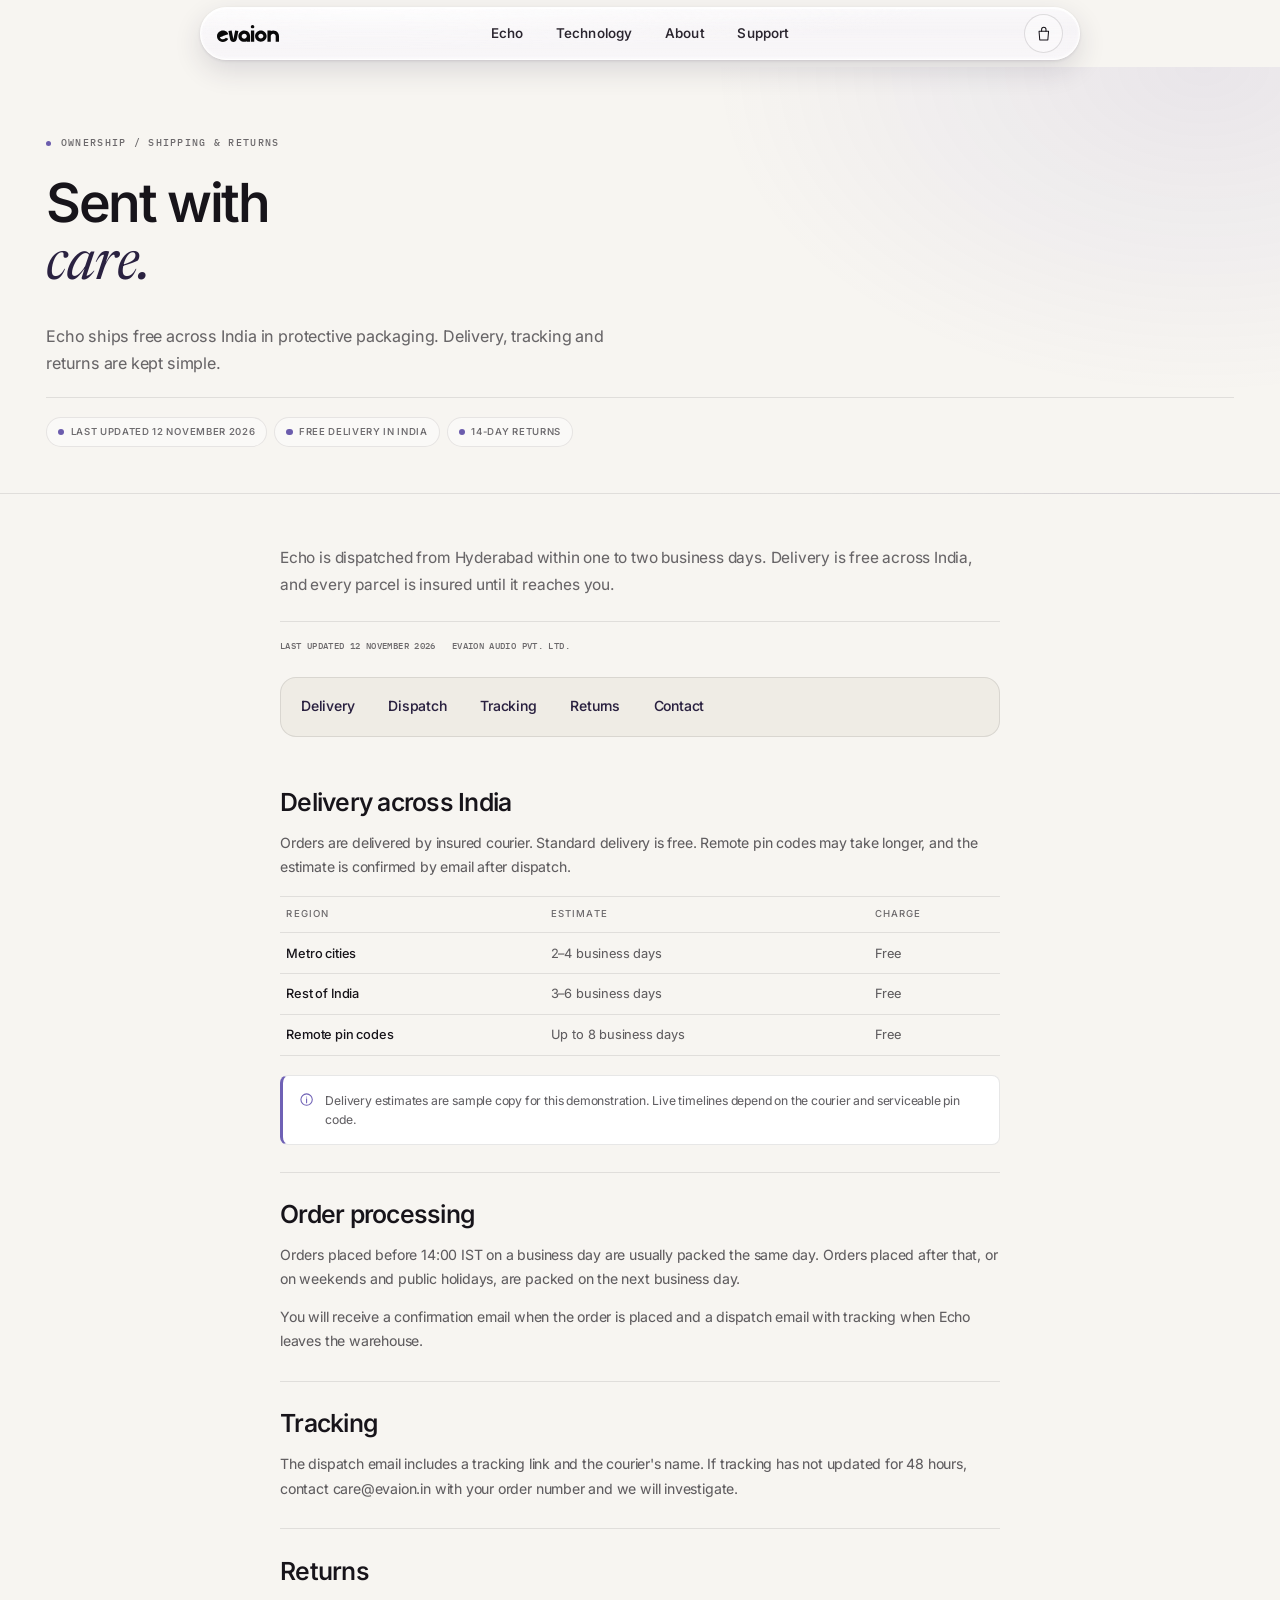
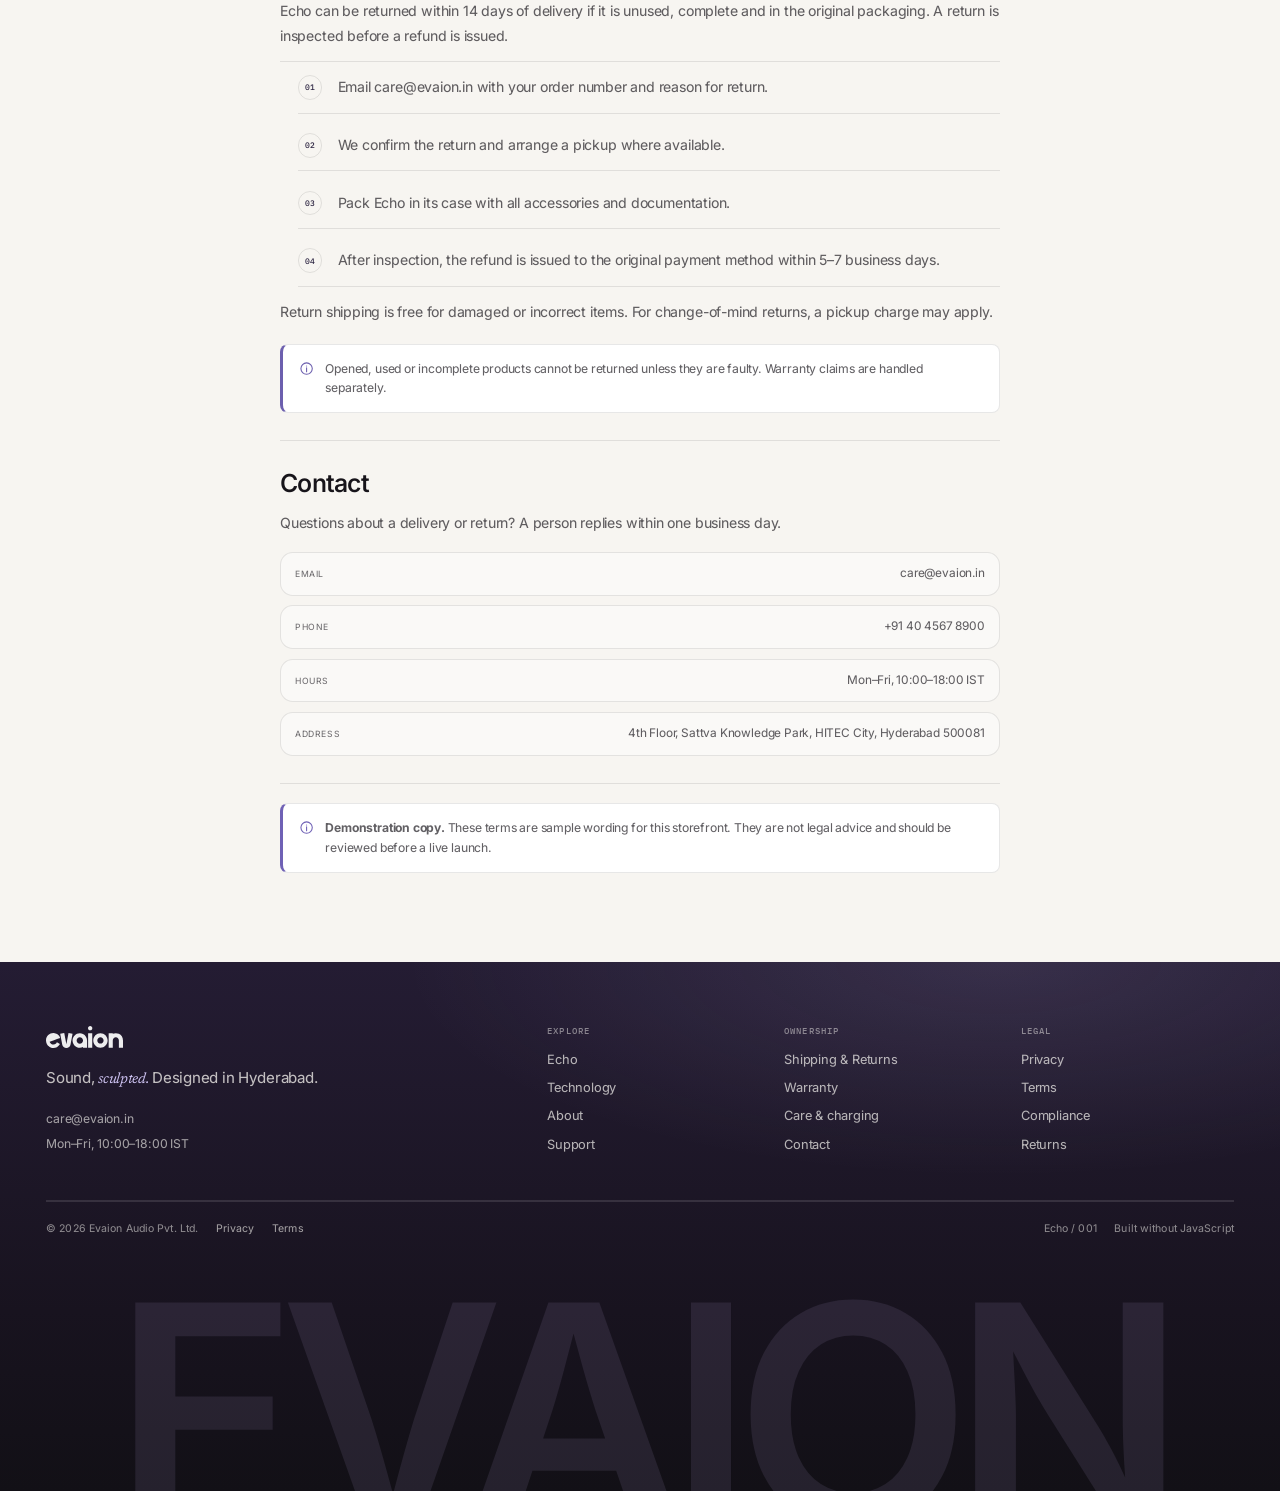
<file: shipping.html>
<!DOCTYPE html>

<html lang="en" data-sales-mode="buy">

<head>

  <meta charset="UTF-8">

  <meta name="viewport" content="width=device-width, initial-scale=1">

  <title>Shipping and returns — Evaion Echo | Evaion</title>

  <meta name="description" content="Free delivery across India, dispatch in 1–2 business days, tracking and a 14-day return window for Evaion Echo.">

  <meta name="theme-color" content="#141017">

  <link rel="canonical" href="https://evaion.in/shipping.html">

  <meta name="robots" content="index, follow">



  <meta property="og:type" content="website">

  <meta property="og:site_name" content="Evaion">

  <meta property="og:title" content="Shipping and returns — Evaion Echo | Evaion">

  <meta property="og:description" content="Free delivery across India, dispatch in 1–2 business days, tracking and a 14-day return window for Evaion Echo.">

  <meta property="og:url" content="https://evaion.in/shipping.html">

  <meta property="og:image" content="https://evaion.in/assets/og-echo.jpg">

  <meta property="og:image:width" content="1200">

  <meta property="og:image:height" content="630">

  <meta property="og:image:alt" content="Evaion Echo headphones in Violet Alloy">

  <meta name="twitter:card" content="summary_large_image">

  <meta name="twitter:title" content="Shipping and returns — Evaion Echo | Evaion">

  <meta name="twitter:description" content="Free delivery across India, dispatch in 1–2 business days, tracking and a 14-day return window for Evaion Echo.">

  <meta name="twitter:image" content="https://evaion.in/assets/og-echo.jpg">



  <link rel="icon" href="assets/favicon-64.png" type="image/png">

  <link rel="apple-touch-icon" href="assets/apple-touch-icon.png">

  <link rel="preload" href="assets/fonts/inter-latin.woff2" as="font" type="font/woff2" crossorigin>

  <link rel="stylesheet" href="css/style.css">

  <link rel="stylesheet" href="css/editorial.css">

  <link rel="stylesheet" href="css/premium.css">

</head>

<body id="top" class="page-policy">

  <a class="skip-link" href="#main">Skip to content</a>

  <div class="scroll-progress" aria-hidden="true"></div>



  <header class="site-head theme-dark">

    <div class="shell headbar">

      <a class="brand" href="index.html" aria-label="Evaion — home">

        <span class="brand__plate">

          <img class="brand__icon" src="assets/evaion-icon.svg" alt="" width="220" height="229">

          <img class="brand__word" src="assets/evaion-wordmark.svg" alt="Evaion" width="359" height="102">

        </span>

      </a>



      <nav class="nav" aria-label="Primary">

        <a class="nav__link" href="echo.html">Echo</a>

        <a class="nav__link" href="technology.html">Technology</a>

        <a class="nav__link" href="about.html">About</a>

        <a class="nav__link" href="support.html">Support</a>

      </nav>



      <div class="head-actions">

        <input class="state" id="cart-open" type="checkbox" aria-label="Open shopping bag">

        <label class="icon-btn cart-trigger" for="cart-open">

          <svg viewBox="0 0 24 24" fill="none" stroke="currentColor" stroke-width="1.4" stroke-linecap="round" stroke-linejoin="round" aria-hidden="true">

            <path d="M5.5 8.5h13l-1 12h-11z"/><path d="M9 8.5V6.2a3 3 0 0 1 6 0v2.3"/>

          </svg>

          <span class="cart-count" aria-hidden="true"></span>

        </label>

        <input class="state" id="nav-open" type="checkbox" aria-label="Open navigation menu">

        <label class="menu-btn" for="nav-open"><span></span><span></span><span></span></label>

      </div>

    </div>

  </header>



  <main id="main">



    <section class="page-hero page-hero--art policy-hero" aria-labelledby="page-title">

      <div class="shell page-hero__inner">

        <div class="page-hero__copy">

          <p class="eyebrow eyebrow--dot">Ownership / Shipping &amp; returns</p>

          <h1 class="page-hero__title" id="page-title">Sent with<br><span class="serif">care.</span></h1>

          <p class="page-hero__lede">Echo ships free across India in protective packaging. Delivery, tracking and returns are kept simple.</p>

          <div class="page-hero__meta"><span><span class="dot" aria-hidden="true"></span> Last updated 12 November 2026</span><span><span class="dot" aria-hidden="true"></span> Free delivery in India</span><span><span class="dot" aria-hidden="true"></span> 14-day returns</span></div>

        </div>

        <figure class="page-hero__art ">

          <img src="assets/art/shipping.svg" width="900" height="700" alt="A parcel on a dotted route leading to a location pin" loading="eager" decoding="async">

        </figure>

      </div>

    </section>



    <div class="shell policy-layout policy-layout--single">

      <div class="policy-body">

        <p class="policy-intro">Echo is dispatched from Hyderabad within one to two business days. Delivery is free across India, and every parcel is insured until it reaches you.</p>

        <p class="policy-updated"><span>Last updated 12 November 2026</span><span>Evaion Audio Pvt. Ltd.</span></p>



        <nav class="jump-nav jump-nav--policy" aria-label="In this policy">
          <a href="#delivery">Delivery</a>
          <a href="#processing">Dispatch</a>
          <a href="#tracking">Tracking</a>
          <a href="#returns">Returns</a>
          <a href="#contact">Contact</a>
        </nav>


        <section class="policy-section" id="delivery">

          <h2>Delivery across India</h2>

          <p>Orders are delivered by insured courier. Standard delivery is free. Remote pin codes may take longer, and the estimate is confirmed by email after dispatch.</p>

          <table class="policy-table">

            <thead><tr><th scope="col">Region</th><th scope="col">Estimate</th><th scope="col">Charge</th></tr></thead>

            <tbody>

              <tr><td>Metro cities</td><td>2–4 business days</td><td>Free</td></tr>

              <tr><td>Rest of India</td><td>3–6 business days</td><td>Free</td></tr>

              <tr><td>Remote pin codes</td><td>Up to 8 business days</td><td>Free</td></tr>

            </tbody>

          </table>

          <div class="policy-callout"><svg viewBox="0 0 20 20" fill="none" stroke="currentColor" stroke-width="1.4" stroke-linecap="round" aria-hidden="true"><circle cx="10" cy="10" r="7.5"/><path d="M10 9v5M10 6.5v.1"/></svg><span>Delivery estimates are sample copy for this demonstration. Live timelines depend on the courier and serviceable pin code.</span></div>

        </section>



        <section class="policy-section" id="processing">

          <h2>Order processing</h2>

          <p>Orders placed before 14:00 IST on a business day are usually packed the same day. Orders placed after that, or on weekends and public holidays, are packed on the next business day.</p>

          <p>You will receive a confirmation email when the order is placed and a dispatch email with tracking when Echo leaves the warehouse.</p>

        </section>



        <section class="policy-section" id="tracking">

          <h2>Tracking</h2>

          <p>The dispatch email includes a tracking link and the courier's name. If tracking has not updated for 48 hours, contact <a href="mailto:care@evaion.in">care@evaion.in</a> with your order number and we will investigate.</p>

        </section>



        <section class="policy-section" id="returns">

          <h2>Returns</h2>

          <p>Echo can be returned within 14 days of delivery if it is unused, complete and in the original packaging. A return is inspected before a refund is issued.</p>

          <ol class="steps">

            <li><span>Email <a href="mailto:care@evaion.in">care@evaion.in</a> with your order number and reason for return.</span></li>

            <li><span>We confirm the return and arrange a pickup where available.</span></li>

            <li><span>Pack Echo in its case with all accessories and documentation.</span></li>

            <li><span>After inspection, the refund is issued to the original payment method within 5–7 business days.</span></li>

          </ol>

          <p>Return shipping is free for damaged or incorrect items. For change-of-mind returns, a pickup charge may apply.</p>

          <div class="policy-callout policy-callout--violet"><svg viewBox="0 0 20 20" fill="none" stroke="currentColor" stroke-width="1.4" stroke-linecap="round" aria-hidden="true"><circle cx="10" cy="10" r="7.5"/><path d="M10 9v5M10 6.5v.1"/></svg><span>Opened, used or incomplete products cannot be returned unless they are faulty. Warranty claims are handled separately.</span></div>

        </section>



        <section class="policy-section" id="contact">

          <h2>Contact</h2>

          <p>Questions about a delivery or return? A person replies within one business day.</p>

          <div class="policy-contact">

            <a href="mailto:care@evaion.in"><span>Email</span>care@evaion.in</a>

            <a href="tel:+914045678900"><span>Phone</span>+91 40 4567 8900</a>

            <div><span>Hours</span>Mon–Fri, 10:00–18:00 IST</div>

            <div><span>Address</span>4th Floor, Sattva Knowledge Park, HITEC City, Hyderabad 500081</div>

          </div>

        </section>

      <div class="policy-callout">

        <svg viewBox="0 0 20 20" fill="none" stroke="currentColor" stroke-width="1.4" stroke-linecap="round" aria-hidden="true"><circle cx="10" cy="10" r="7.5"/><path d="M10 9v5M10 6.5v.1"/></svg>

        <span><strong>Demonstration copy.</strong> These terms are sample wording for this storefront. They are not legal advice and should be reviewed before a live launch.</span>

      </div>

      </div>

    </div>

  </main>



  <footer class="site-foot theme-dark">

    <div class="shell">

      <div class="foot-top foot-top--compact">

        <div class="foot-brand">

          <a class="brand" href="index.html" aria-label="Evaion — home">

            <span class="brand__plate">

              <img class="brand__icon" src="assets/evaion-icon.svg" alt="" width="220" height="229">

              <img class="brand__word" src="assets/evaion-wordmark.svg" alt="Evaion" width="359" height="102">

            </span>

          </a>

          <p class="foot-brand__line">Sound, <span class="serif">sculpted.</span> Designed in Hyderabad.</p>

          <div class="foot-contact">

            <a href="mailto:care@evaion.in">care@evaion.in</a>

            <span>Mon–Fri, 10:00–18:00 IST</span>

          </div>

        </div>



        <div class="foot-grid">

          <div class="foot-col">

            <h2>Explore</h2>

            <a href="echo.html">Echo</a>

            <a href="technology.html">Technology</a>

            <a href="about.html">About</a>

            <a href="support.html">Support</a>

          </div>

          <div class="foot-col">

            <h2>Ownership</h2>

            <a href="shipping.html">Shipping &amp; Returns</a>

            <a href="warranty.html">Warranty</a>

            <a href="support.html#care">Care &amp; charging</a>

            <a href="support.html#contact">Contact</a>

          </div>

          <div class="foot-col">

            <h2>Legal</h2>

            <a href="privacy.html">Privacy</a>

            <a href="terms.html">Terms</a>

            <a href="echo.html#compliance">Compliance</a>

            <a href="shipping.html#returns">Returns</a>

          </div>

        </div>

      </div>



      <div class="foot-bottom">

        <div class="foot-bottom__legal">

          <span>© 2026 Evaion Audio Pvt. Ltd.</span>

          <a href="privacy.html">Privacy</a>

          <a href="terms.html">Terms</a>

        </div>

        <div class="foot-bottom__meta">

          <span>Echo / 001</span>

          <span>Built without JavaScript</span>

        </div>

      </div>

    </div>

  </footer>



  <div class="nav-sheet theme-dark" id="mobile-menu" role="region" aria-label="Site menu">

    <div class="nav-sheet__inner shell">

      <div class="nav-sheet__top">

        <p class="mono">Menu / Evaion</p>

        <p class="mono" style="color:var(--lime);">Hyderabad, India</p>

      </div>



      <nav aria-label="Mobile">

        <ul class="nav-sheet__links">

          <li><a href="echo.html"><span>01</span><span>Echo</span><svg viewBox="0 0 16 16" fill="none" stroke="currentColor" stroke-width="1.4" stroke-linecap="round" stroke-linejoin="round" aria-hidden="true"><path d="M3 13 13 3M5 3h8v8"/></svg></a></li>

          <li><a href="technology.html"><span>02</span><span>Technology</span><svg viewBox="0 0 16 16" fill="none" stroke="currentColor" stroke-width="1.4" stroke-linecap="round" stroke-linejoin="round" aria-hidden="true"><path d="M3 13 13 3M5 3h8v8"/></svg></a></li>

          <li><a href="about.html"><span>03</span><span>About</span><svg viewBox="0 0 16 16" fill="none" stroke="currentColor" stroke-width="1.4" stroke-linecap="round" stroke-linejoin="round" aria-hidden="true"><path d="M3 13 13 3M5 3h8v8"/></svg></a></li>

          <li><a href="support.html"><span>04</span><span>Support</span><svg viewBox="0 0 16 16" fill="none" stroke="currentColor" stroke-width="1.4" stroke-linecap="round" stroke-linejoin="round" aria-hidden="true"><path d="M3 13 13 3M5 3h8v8"/></svg></a></li>

        </ul>

      </nav>



      <div class="nav-sheet__foot">

        <div class="nav-sheet__foot-links">

          <a href="shipping.html">Shipping &amp; Returns</a>

          <a href="warranty.html">Warranty</a>

          <a href="privacy.html">Privacy</a>

          <a href="terms.html">Terms</a>

        </div>

        <p class="nav-sheet__note">Echo is one product, one finish. Questions? Write to <a href="mailto:care@evaion.in">care@evaion.in</a>.</p>

      </div>

    </div>

  </div>



  <div class="cart-layer" role="region" aria-label="Shopping bag">

    <label class="cart-scrim cart-scrim--open" for="cart-open" aria-label="Close shopping bag"></label>

    <label class="cart-scrim cart-scrim--filled" for="cart-filled" aria-label="Close shopping bag"></label>



    <section class="cart-drawer theme-dark">

      <div class="cart-drawer__head">

        <div>

          <h2 id="cart-title">Your bag</h2>

          <p class="cart-drawer__count">Echo / Violet Alloy</p>

        </div>

        

        <label class="icon-btn cart-close cart-close--open" for="cart-open" aria-label="Close shopping bag">

          <svg viewBox="0 0 20 20" fill="none" stroke="currentColor" stroke-width="1.4" stroke-linecap="round" aria-hidden="true"><path d="m5 5 10 10M15 5 5 15"/></svg>

        </label>



        

        <label class="icon-btn cart-close cart-close--filled" for="cart-filled" aria-label="Close shopping bag">

          <svg viewBox="0 0 20 20" fill="none" stroke="currentColor" stroke-width="1.4" stroke-linecap="round" aria-hidden="true"><path d="m5 5 10 10M15 5 5 15"/></svg>

        </label>



      </div>



      <div class="cart-drawer__body">



        <div class="cart-empty">

          <span class="cart-empty__mark" aria-hidden="true">

            <svg viewBox="0 0 24 24" fill="none" stroke="currentColor" stroke-width="1.3" stroke-linecap="round" stroke-linejoin="round"><path d="M5.5 8.5h13l-1 12h-11z"/><path d="M9 8.5V6.2a3 3 0 0 1 6 0v2.3"/></svg>

          </span>

          <h3>Nothing here yet.</h3>

          <p>Echo is one product in one finish. Add it to begin.</p>

          <a class="btn btn--primary btn--sm" href="echo.html">Discover Echo</a>

        </div>



      </div>



      <div class="cart-drawer__foot">

        <div class="cart-subtotal">

          <span class="cart-subtotal__label">Subtotal</span>

          <span class="cart-subtotal__value">

            <span class="total-qty total-qty--1">₹34,990</span>

            <span class="total-qty total-qty--2">₹69,980</span>

            <span class="total-qty total-qty--3">₹1,04,970</span>

          </span>

        </div>

        <p class="cart-tax-note">Taxes included. Free delivery across India.</p>

        <a class="btn btn--primary btn--block" href="checkout.html">

          Checkout

          <span class="btn__icon" aria-hidden="true"><svg viewBox="0 0 16 16" fill="none" stroke="currentColor" stroke-width="1.6" stroke-linecap="round" stroke-linejoin="round"><path d="M3 8h10M9 4l4 4-4 4"/></svg></span>

        </a>

        <label class="cart-continue cart-continue--filled" for="cart-filled">Continue browsing</label>

        <label class="cart-continue cart-continue--open" for="cart-open">Continue browsing</label>

      </div>



    </section>

  </div>



</body>

</html>
</file>
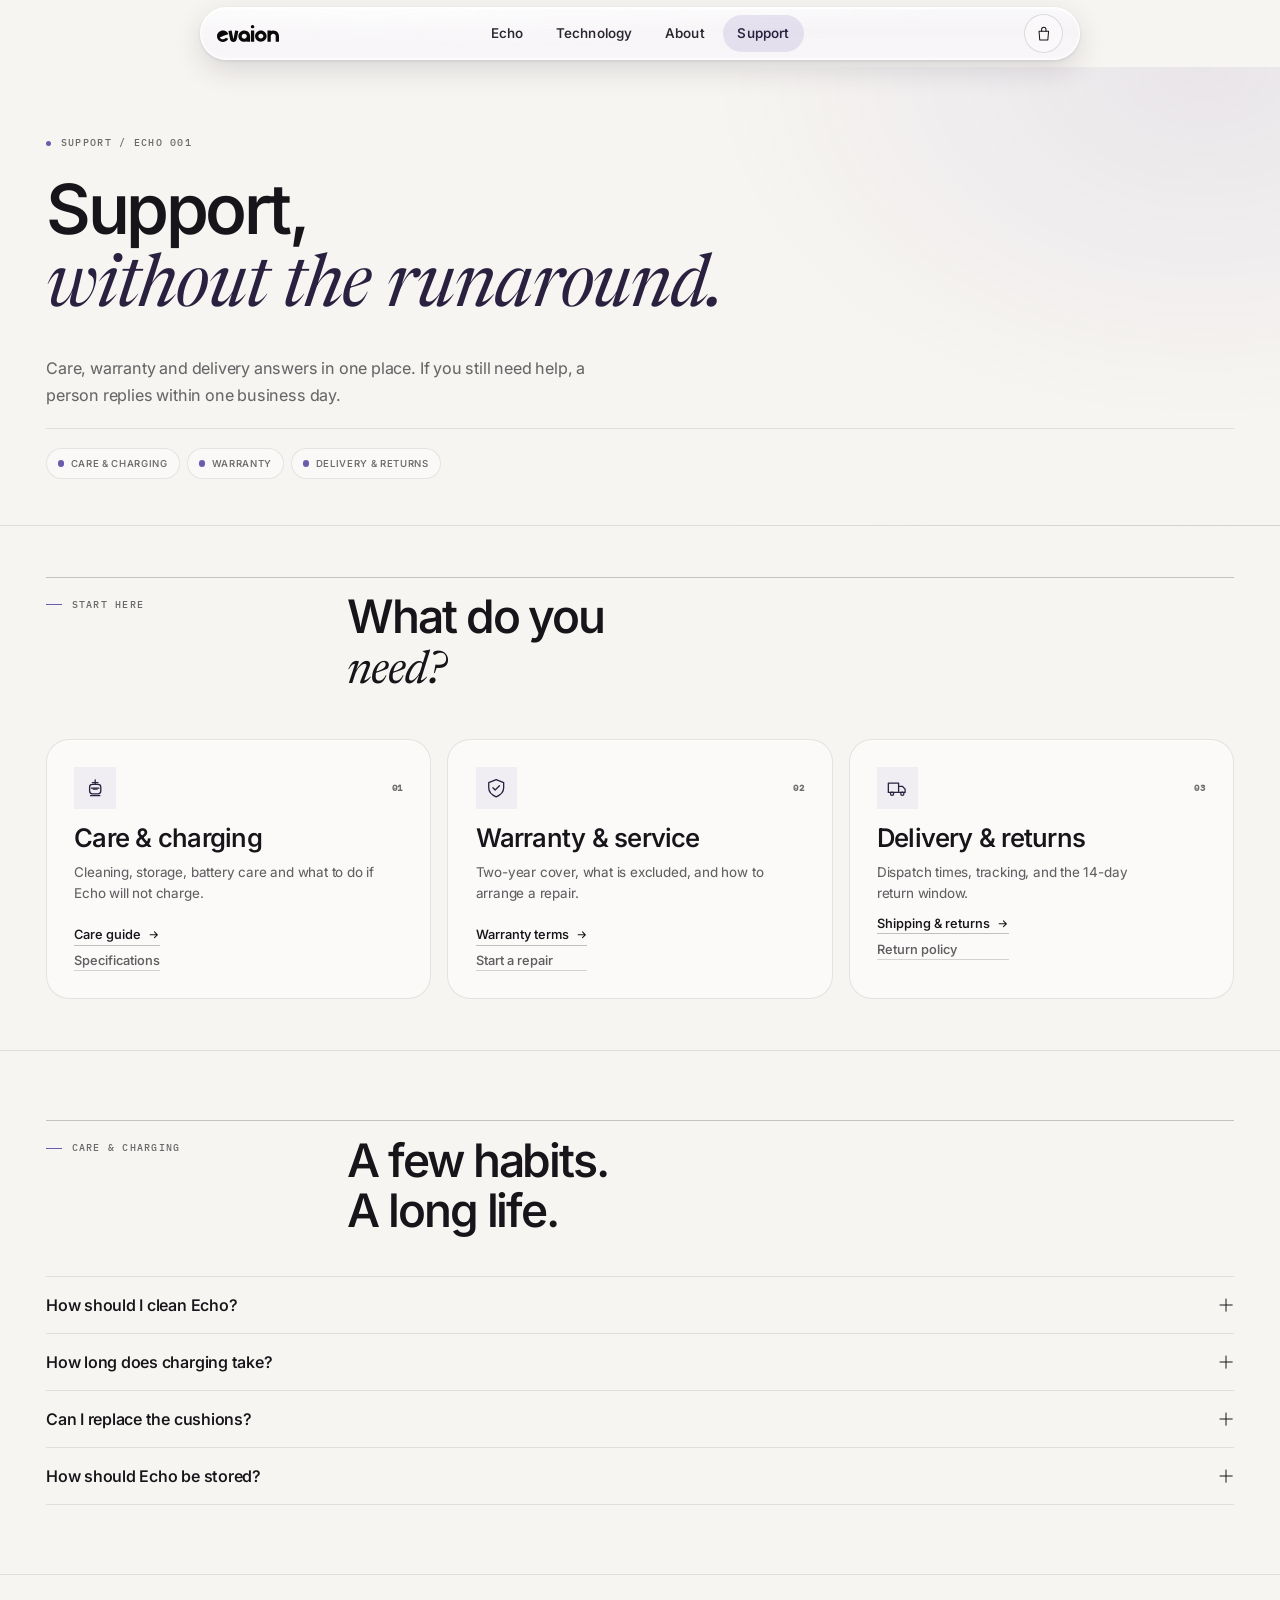
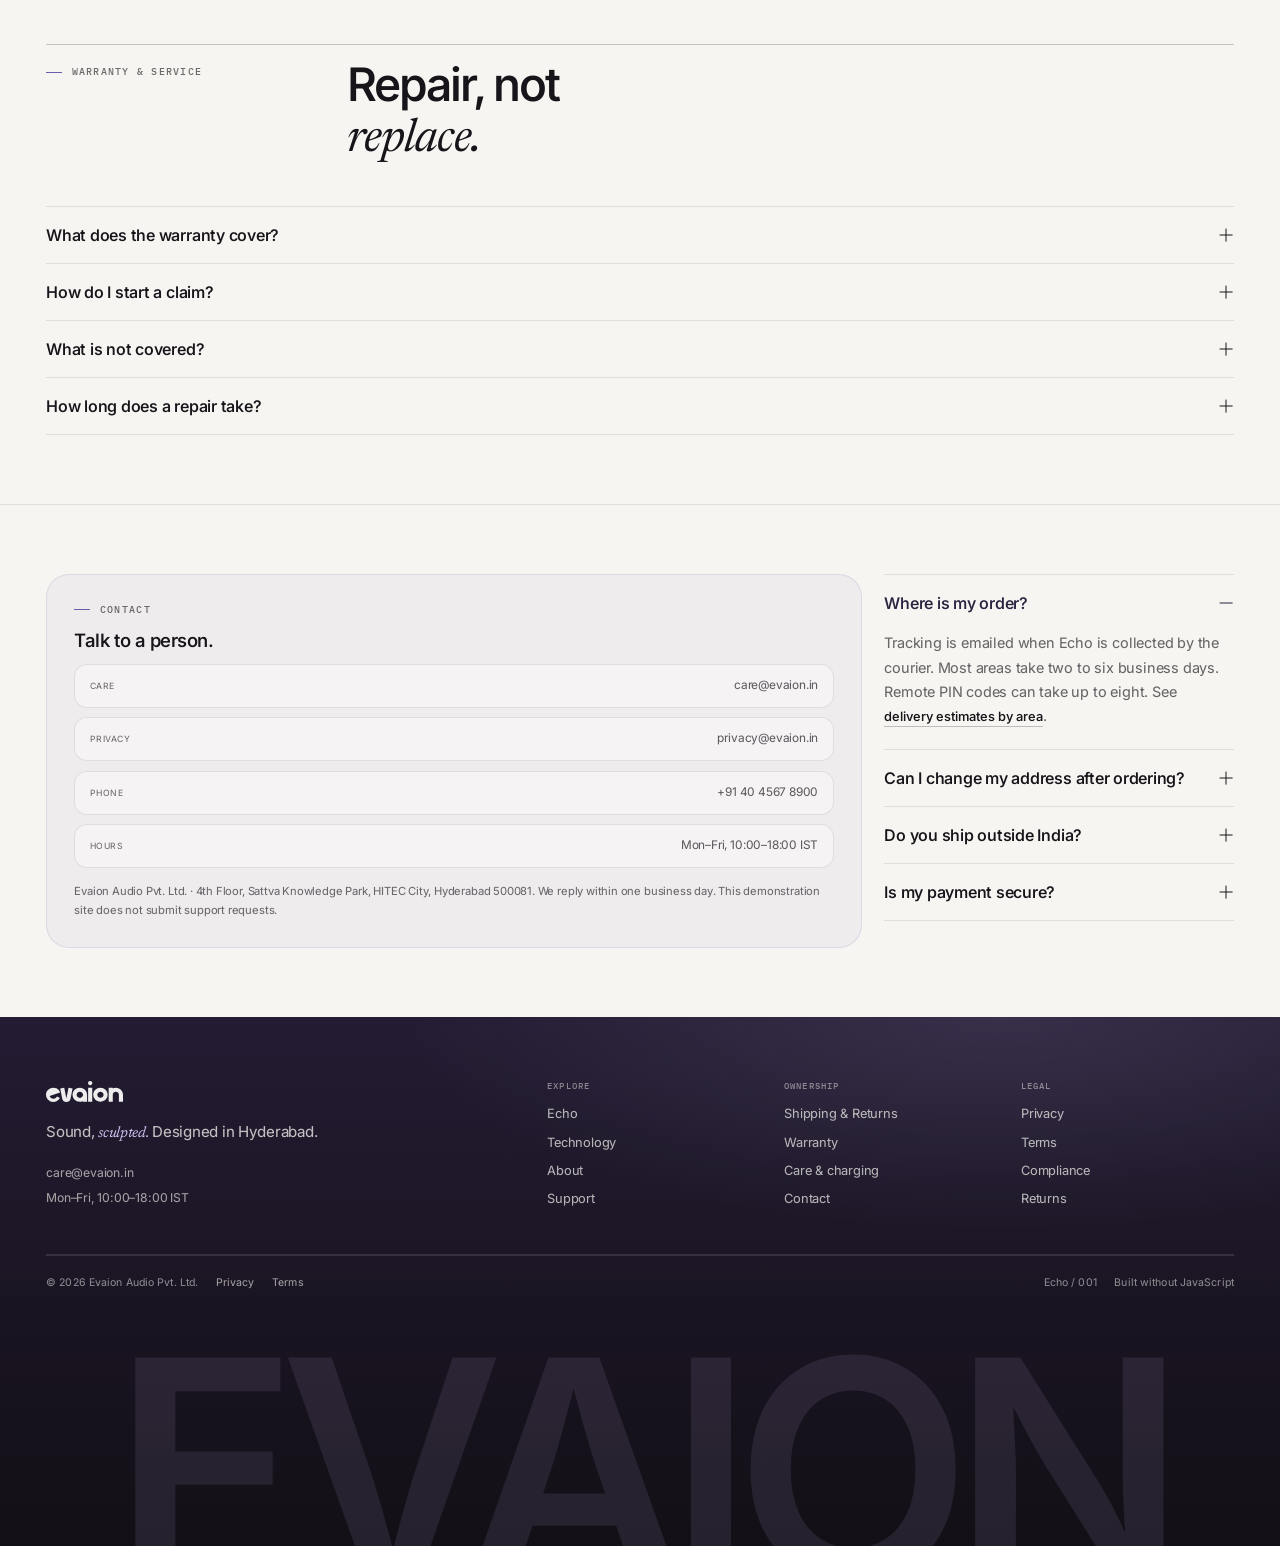
<file: support.html>
<!DOCTYPE html>

<html lang="en" data-sales-mode="buy">

<head>

  <meta charset="UTF-8">

  <meta name="viewport" content="width=device-width, initial-scale=1">

  <title>Support — Evaion Echo care, warranty and delivery | Evaion</title>

  <meta name="description" content="Evaion Echo support: care and charging, warranty and service, delivery and returns. Contact care@evaion.in, Mon–Fri, 10:00–18:00 IST.">

  <meta name="theme-color" content="#141017">

  <link rel="canonical" href="https://evaion.in/support.html">

  <meta name="robots" content="index, follow">



  <meta property="og:type" content="website">

  <meta property="og:site_name" content="Evaion">

  <meta property="og:title" content="Support — Evaion Echo">

  <meta property="og:description" content="Care, warranty and delivery answers. Talk to a person at Evaion.">

  <meta property="og:url" content="https://evaion.in/support.html">

  <meta property="og:image" content="https://evaion.in/assets/og-echo.jpg">

  <meta property="og:image:width" content="1200">

  <meta property="og:image:height" content="630">

  <meta property="og:image:alt" content="Evaion Echo headphones in Violet Alloy">

  <meta name="twitter:card" content="summary_large_image">

  <meta name="twitter:title" content="Support — Evaion Echo">

  <meta name="twitter:description" content="Care, warranty and delivery answers. Talk to a person at Evaion.">

  <meta name="twitter:image" content="https://evaion.in/assets/og-echo.jpg">



  <link rel="icon" href="assets/favicon-64.png" type="image/png">

  <link rel="apple-touch-icon" href="assets/apple-touch-icon.png">

  <link rel="preload" href="assets/fonts/inter-latin.woff2" as="font" type="font/woff2" crossorigin>

  <link rel="stylesheet" href="css/style.css">

  <link rel="stylesheet" href="css/editorial.css">

  <link rel="stylesheet" href="css/premium.css">

</head>

<body id="top" class="page-editorial">

  <a class="skip-link" href="#main">Skip to content</a>

  <div class="scroll-progress" aria-hidden="true"></div>



  <header class="site-head theme-dark">

    <div class="shell headbar">

      <a class="brand" href="index.html" aria-label="Evaion — home">

        <span class="brand__plate">

          <img class="brand__icon" src="assets/evaion-icon.svg" alt="" width="220" height="229">

          <img class="brand__word" src="assets/evaion-wordmark.svg" alt="Evaion" width="359" height="102">

        </span>

      </a>



      <nav class="nav" aria-label="Primary">

        <a class="nav__link" href="echo.html">Echo</a>

        <a class="nav__link" href="technology.html">Technology</a>

        <a class="nav__link" href="about.html">About</a>

        <a class="nav__link" href="support.html" aria-current="page">Support</a>

      </nav>



      <div class="head-actions">

        <input class="state" id="cart-open" type="checkbox" aria-label="Open shopping bag">

        <label class="icon-btn cart-trigger" for="cart-open">

          <svg viewBox="0 0 24 24" fill="none" stroke="currentColor" stroke-width="1.4" stroke-linecap="round" stroke-linejoin="round" aria-hidden="true">

            <path d="M5.5 8.5h13l-1 12h-11z"/><path d="M9 8.5V6.2a3 3 0 0 1 6 0v2.3"/>

          </svg>

          <span class="cart-count" aria-hidden="true"></span>

        </label>

        <input class="state" id="nav-open" type="checkbox" aria-label="Open navigation menu">

        <label class="menu-btn" for="nav-open"><span></span><span></span><span></span></label>

      </div>

    </div>

  </header>



  <main id="main">

    <section class="page-hero page-hero--art" aria-labelledby="page-title">

      <div class="shell page-hero__inner">

        <div class="page-hero__copy">

          <p class="eyebrow eyebrow--dot">Support / Echo 001</p>

          <h1 class="page-hero__title" id="page-title">Support,<br><span class="serif">without the runaround.</span></h1>

          <p class="page-hero__lede">Care, warranty and delivery answers in one place. If you still need help, a person replies within one business day.</p>

          <div class="page-hero__meta"><span><span class="dot" aria-hidden="true"></span> Care &amp; charging</span><span><span class="dot" aria-hidden="true"></span> Warranty</span><span><span class="dot" aria-hidden="true"></span> Delivery &amp; returns</span></div>

        </div>

        <figure class="page-hero__art ">

          <img src="assets/art/support.svg" width="900" height="700" alt="An Echo ear cup with a waveform and a conversation bubble" loading="eager" decoding="async">

        </figure>

      </div>

    </section>



    <section class="section section--tight" aria-labelledby="topics-title">

      <div class="shell">

        <div class="sec-head reveal">

          <div class="sec-head__meta"><p class="eyebrow">Start here</p></div>

          <h2 class="sec-head__title" id="topics-title">What do you<br><span class="serif">need?</span></h2>

        </div>



        <div class="support-grid">

          <article class="support-card reveal">

            <div class="support-card__top">

              <span class="support-card__icon" aria-hidden="true"><svg viewBox="0 0 24 24" fill="none" stroke="currentColor" stroke-width="1.4" stroke-linecap="round" stroke-linejoin="round"><path d="M12 3v5M9 6h6M8 12h8M7 20h10"/><rect x="6" y="8" width="12" height="10" rx="3"/><path d="M10 13h4"/></svg></span>

              <span class="support-card__num">01</span>

            </div>

            <h2>Care &amp; charging</h2>

            <p>Cleaning, storage, battery care and what to do if Echo will not charge.</p>

            <div class="support-card__links">

              <a class="text-link" href="#care">Care guide <svg viewBox="0 0 16 16" fill="none" stroke="currentColor" stroke-width="1.5" stroke-linecap="round" stroke-linejoin="round" aria-hidden="true"><path d="M3 8h10M9 4l4 4-4 4"/></svg></a>

              <a class="text-link text-link--muted" href="echo.html#specs">Specifications</a>

            </div>

          </article>



          <article class="support-card reveal">

            <div class="support-card__top">

              <span class="support-card__icon" aria-hidden="true"><svg viewBox="0 0 24 24" fill="none" stroke="currentColor" stroke-width="1.4" stroke-linecap="round" stroke-linejoin="round"><path d="M12 2.8 20 6v5.6c0 4.7-3.4 7.8-8 9.6-4.6-1.8-8-4.9-8-9.6V6Z"/><path d="m8.5 11.5 2.4 2.4 4.6-4.6"/></svg></span>

              <span class="support-card__num">02</span>

            </div>

            <h2>Warranty &amp; service</h2>

            <p>Two-year cover, what is excluded, and how to arrange a repair.</p>

            <div class="support-card__links">

              <a class="text-link" href="warranty.html">Warranty terms <svg viewBox="0 0 16 16" fill="none" stroke="currentColor" stroke-width="1.5" stroke-linecap="round" stroke-linejoin="round" aria-hidden="true"><path d="M3 8h10M9 4l4 4-4 4"/></svg></a>

              <a class="text-link text-link--muted" href="#repair">Start a repair</a>

            </div>

          </article>



          <article class="support-card reveal">

            <div class="support-card__top">

              <span class="support-card__icon" aria-hidden="true"><svg viewBox="0 0 24 24" fill="none" stroke="currentColor" stroke-width="1.4" stroke-linecap="round" stroke-linejoin="round"><path d="M2.5 6.5h11v10h-11zM13.5 10h4l3 3v3.5h-7"/><circle cx="6.5" cy="18" r="1.7"/><circle cx="17.5" cy="18" r="1.7"/></svg></span>

              <span class="support-card__num">03</span>

            </div>

            <h2>Delivery &amp; returns</h2>

            <p>Dispatch times, tracking, and the 14-day return window.</p>

            <div class="support-card__links">

              <a class="text-link" href="shipping.html">Shipping &amp; returns <svg viewBox="0 0 16 16" fill="none" stroke="currentColor" stroke-width="1.5" stroke-linecap="round" stroke-linejoin="round" aria-hidden="true"><path d="M3 8h10M9 4l4 4-4 4"/></svg></a>

              <a class="text-link text-link--muted" href="shipping.html#returns">Return policy</a>

            </div>

          </article>

        </div>

      </div>

    </section>



    <section class="section section--line" id="care" aria-labelledby="care-title">

      <div class="shell">

        <div class="sec-head reveal">

          <div class="sec-head__meta"><p class="eyebrow">Care &amp; charging</p></div>

          <h2 class="sec-head__title" id="care-title">A few habits.<br>A long life.</h2>

        </div>



        <div class="faq reveal">

          <details class="faq-item">

            <summary>How should I clean Echo?<span class="faq-item__icon" aria-hidden="true"></span></summary>

            <div class="faq-item__body"><p>Wipe the shell with a soft, dry cloth. Clean the cushions with a damp cloth and mild soap, then let them air-dry. Do not soak Echo or use solvents, alcohol or abrasives.</p></div>

          </details>

          <details class="faq-item">

            <summary>How long does charging take?<span class="faq-item__icon" aria-hidden="true"></span></summary>

            <div class="faq-item__body"><p>A full charge takes about two hours over USB-C. Ten minutes of charging gives roughly four hours of playback. Use the supplied cable with a certified adapter.</p></div>

          </details>

          <details class="faq-item">

            <summary>Can I replace the cushions?<span class="faq-item__icon" aria-hidden="true"></span></summary>

            <div class="faq-item__body"><p>Yes. Cushions are replaceable wear parts. Contact support with your order number and we will send the correct pair with fitting instructions.</p></div>

          </details>

          <details class="faq-item">

            <summary>How should Echo be stored?<span class="faq-item__icon" aria-hidden="true"></span></summary>

            <div class="faq-item__body"><p>Close Echo into the sphere and place it in the travel case. Keep it away from heat, moisture and prolonged direct sunlight.</p></div>

          </details>

        </div>

      </div>

    </section>



    <section class="section section--line" id="repair" aria-labelledby="repair-title">

      <div class="shell">

        <div class="sec-head reveal">

          <div class="sec-head__meta"><p class="eyebrow">Warranty &amp; service</p></div>

          <h2 class="sec-head__title" id="repair-title">Repair, not<br><span class="serif">replace.</span></h2>

        </div>



        <div class="faq reveal">

          <details class="faq-item">

            <summary>What does the warranty cover?<span class="faq-item__icon" aria-hidden="true"></span></summary>

            <div class="faq-item__body"><p>Two years from delivery for defects in materials or workmanship under normal use. The full terms, exclusions and claim process are on the <a class="text-link" href="warranty.html">warranty page</a>.</p></div>

          </details>

          <details class="faq-item">

            <summary>How do I start a claim?<span class="faq-item__icon" aria-hidden="true"></span></summary>

            <div class="faq-item__body"><p>Email <a class="text-link" href="mailto:care@evaion.in?subject=Echo%20warranty%20claim">care@evaion.in</a> with your order number, a description of the issue and photographs if possible. We reply within one business day with the next step.</p></div>

          </details>

          <details class="faq-item">

            <summary>What is not covered?<span class="faq-item__icon" aria-hidden="true"></span></summary>

            <div class="faq-item__body"><p>Accidental damage, liquid damage, normal wear of cushions, and damage from unauthorised repair or modification. Consumable wear parts can be purchased separately.</p></div>

          </details>

          <details class="faq-item">

            <summary>How long does a repair take?<span class="faq-item__icon" aria-hidden="true"></span></summary>

            <div class="faq-item__body"><p>Most repairs are completed within seven to ten business days after Echo reaches our service centre. We will confirm the timeline before you send it.</p></div>

          </details>

        </div>

      </div>

    </section>



    <section class="section section--line" id="contact" aria-labelledby="contact-title">

      <div class="shell">

        <div class="support-contact">

          <div class="support-hours reveal">

            <p class="eyebrow">Contact</p>

            <h2 id="contact-title">Talk to a person.</h2>

            <div class="policy-contact">

              <a href="mailto:care@evaion.in"><span>Care</span>care@evaion.in</a>

              <a href="mailto:privacy@evaion.in"><span>Privacy</span>privacy@evaion.in</a>

              <a href="tel:+914045678900"><span>Phone</span>+91 40 4567 8900</a>

              <div><span>Hours</span>Mon–Fri, 10:00–18:00 IST</div>

            </div>

            <p class="support-hours__note">Evaion Audio Pvt. Ltd. · 4th Floor, Sattva Knowledge Park, HITEC City, Hyderabad 500081. We reply within one business day. This demonstration site does not submit support requests.</p>

          </div>



          <div class="faq reveal">

            <details class="faq-item" open>

              <summary>Where is my order?<span class="faq-item__icon" aria-hidden="true"></span></summary>

              <div class="faq-item__body"><p>Tracking is emailed when Echo is collected by the courier. Most areas take two to six business days. Remote PIN codes can take up to eight. See <a class="text-link" href="shipping.html#delivery">delivery estimates by area</a>.</p></div>

            </details>

            <details class="faq-item">

              <summary>Can I change my address after ordering?<span class="faq-item__icon" aria-hidden="true"></span></summary>

              <div class="faq-item__body"><p>Email us before dispatch and we will update the address if the parcel has not left the warehouse. After dispatch, the courier may be able to redirect the parcel.</p></div>

            </details>

            <details class="faq-item">

              <summary>Do you ship outside India?<span class="faq-item__icon" aria-hidden="true"></span></summary>

              <div class="faq-item__body"><p>Not at launch. Echo is currently available in India only. International availability will be listed on this page when confirmed.</p></div>

            </details>

            <details class="faq-item">

              <summary>Is my payment secure?<span class="faq-item__icon" aria-hidden="true"></span></summary>

              <div class="faq-item__body"><p>In production, payment is collected by a hosted provider. Evaion does not receive or store full card numbers. This demonstration never processes a payment.</p></div>

            </details>

          </div>

        </div>

      </div>

    </section>

  </main>



  <footer class="site-foot theme-dark">

    <div class="shell">

      <div class="foot-top foot-top--compact">

        <div class="foot-brand">

          <a class="brand" href="index.html" aria-label="Evaion — home">

            <span class="brand__plate">

              <img class="brand__icon" src="assets/evaion-icon.svg" alt="" width="220" height="229">

              <img class="brand__word" src="assets/evaion-wordmark.svg" alt="Evaion" width="359" height="102">

            </span>

          </a>

          <p class="foot-brand__line">Sound, <span class="serif">sculpted.</span> Designed in Hyderabad.</p>

          <div class="foot-contact">

            <a href="mailto:care@evaion.in">care@evaion.in</a>

            <span>Mon–Fri, 10:00–18:00 IST</span>

          </div>

        </div>



        <div class="foot-grid">

          <div class="foot-col">

            <h2>Explore</h2>

            <a href="echo.html">Echo</a>

            <a href="technology.html">Technology</a>

            <a href="about.html">About</a>

            <a href="support.html">Support</a>

          </div>

          <div class="foot-col">

            <h2>Ownership</h2>

            <a href="shipping.html">Shipping &amp; Returns</a>

            <a href="warranty.html">Warranty</a>

            <a href="support.html#care">Care &amp; charging</a>

            <a href="support.html#contact">Contact</a>

          </div>

          <div class="foot-col">

            <h2>Legal</h2>

            <a href="privacy.html">Privacy</a>

            <a href="terms.html">Terms</a>

            <a href="echo.html#compliance">Compliance</a>

            <a href="shipping.html#returns">Returns</a>

          </div>

        </div>

      </div>



      <div class="foot-bottom">

        <div class="foot-bottom__legal">

          <span>© 2026 Evaion Audio Pvt. Ltd.</span>

          <a href="privacy.html">Privacy</a>

          <a href="terms.html">Terms</a>

        </div>

        <div class="foot-bottom__meta">

          <span>Echo / 001</span>

          <span>Built without JavaScript</span>

        </div>

      </div>

    </div>

  </footer>



  <div class="nav-sheet theme-dark" id="mobile-menu" role="region" aria-label="Site menu">

    <div class="nav-sheet__inner shell">

      <div class="nav-sheet__top">

        <p class="mono">Menu / Evaion</p>

        <p class="mono" style="color:var(--lime);">Hyderabad, India</p>

      </div>



      <nav aria-label="Mobile">

        <ul class="nav-sheet__links">

          <li><a href="echo.html"><span>01</span><span>Echo</span><svg viewBox="0 0 16 16" fill="none" stroke="currentColor" stroke-width="1.4" stroke-linecap="round" stroke-linejoin="round" aria-hidden="true"><path d="M3 13 13 3M5 3h8v8"/></svg></a></li>

          <li><a href="technology.html"><span>02</span><span>Technology</span><svg viewBox="0 0 16 16" fill="none" stroke="currentColor" stroke-width="1.4" stroke-linecap="round" stroke-linejoin="round" aria-hidden="true"><path d="M3 13 13 3M5 3h8v8"/></svg></a></li>

          <li><a href="about.html"><span>03</span><span>About</span><svg viewBox="0 0 16 16" fill="none" stroke="currentColor" stroke-width="1.4" stroke-linecap="round" stroke-linejoin="round" aria-hidden="true"><path d="M3 13 13 3M5 3h8v8"/></svg></a></li>

          <li><a href="support.html" aria-current="page"><span>04</span><span>Support</span><svg viewBox="0 0 16 16" fill="none" stroke="currentColor" stroke-width="1.4" stroke-linecap="round" stroke-linejoin="round" aria-hidden="true"><path d="M3 13 13 3M5 3h8v8"/></svg></a></li>

        </ul>

      </nav>



      <div class="nav-sheet__foot">

        <div class="nav-sheet__foot-links">

          <a href="shipping.html">Shipping &amp; Returns</a>

          <a href="warranty.html">Warranty</a>

          <a href="privacy.html">Privacy</a>

          <a href="terms.html">Terms</a>

        </div>

        <p class="nav-sheet__note">Echo is one product, one finish. Questions? Write to <a href="mailto:care@evaion.in">care@evaion.in</a>.</p>

      </div>

    </div>

  </div>



  <div class="cart-layer" role="region" aria-label="Shopping bag">

    <label class="cart-scrim cart-scrim--open" for="cart-open" aria-label="Close shopping bag"></label>

    <label class="cart-scrim cart-scrim--filled" for="cart-filled" aria-label="Close shopping bag"></label>



    <section class="cart-drawer theme-dark">

      <div class="cart-drawer__head">

        <div>

          <h2 id="cart-title">Your bag</h2>

          <p class="cart-drawer__count">Echo / Violet Alloy</p>

        </div>

        

        <label class="icon-btn cart-close cart-close--open" for="cart-open" aria-label="Close shopping bag">

          <svg viewBox="0 0 20 20" fill="none" stroke="currentColor" stroke-width="1.4" stroke-linecap="round" aria-hidden="true"><path d="m5 5 10 10M15 5 5 15"/></svg>

        </label>



        

        <label class="icon-btn cart-close cart-close--filled" for="cart-filled" aria-label="Close shopping bag">

          <svg viewBox="0 0 20 20" fill="none" stroke="currentColor" stroke-width="1.4" stroke-linecap="round" aria-hidden="true"><path d="m5 5 10 10M15 5 5 15"/></svg>

        </label>



      </div>



      <div class="cart-drawer__body">



        <div class="cart-empty">

          <span class="cart-empty__mark" aria-hidden="true">

            <svg viewBox="0 0 24 24" fill="none" stroke="currentColor" stroke-width="1.3" stroke-linecap="round" stroke-linejoin="round"><path d="M5.5 8.5h13l-1 12h-11z"/><path d="M9 8.5V6.2a3 3 0 0 1 6 0v2.3"/></svg>

          </span>

          <h3>Nothing here yet.</h3>

          <p>Echo is one product in one finish. Add it to begin.</p>

          <a class="btn btn--primary btn--sm" href="echo.html">Discover Echo</a>

        </div>



      </div>



      <div class="cart-drawer__foot">

        <div class="cart-subtotal">

          <span class="cart-subtotal__label">Subtotal</span>

          <span class="cart-subtotal__value">

            <span class="total-qty total-qty--1">₹34,990</span>

            <span class="total-qty total-qty--2">₹69,980</span>

            <span class="total-qty total-qty--3">₹1,04,970</span>

          </span>

        </div>

        <p class="cart-tax-note">Taxes included. Free delivery across India.</p>

        <a class="btn btn--primary btn--block" href="checkout.html">

          Checkout

          <span class="btn__icon" aria-hidden="true"><svg viewBox="0 0 16 16" fill="none" stroke="currentColor" stroke-width="1.6" stroke-linecap="round" stroke-linejoin="round"><path d="M3 8h10M9 4l4 4-4 4"/></svg></span>

        </a>

        <label class="cart-continue cart-continue--filled" for="cart-filled">Continue browsing</label>

        <label class="cart-continue cart-continue--open" for="cart-open">Continue browsing</label>

      </div>



    </section>

  </div>



</body>

</html>
</file>
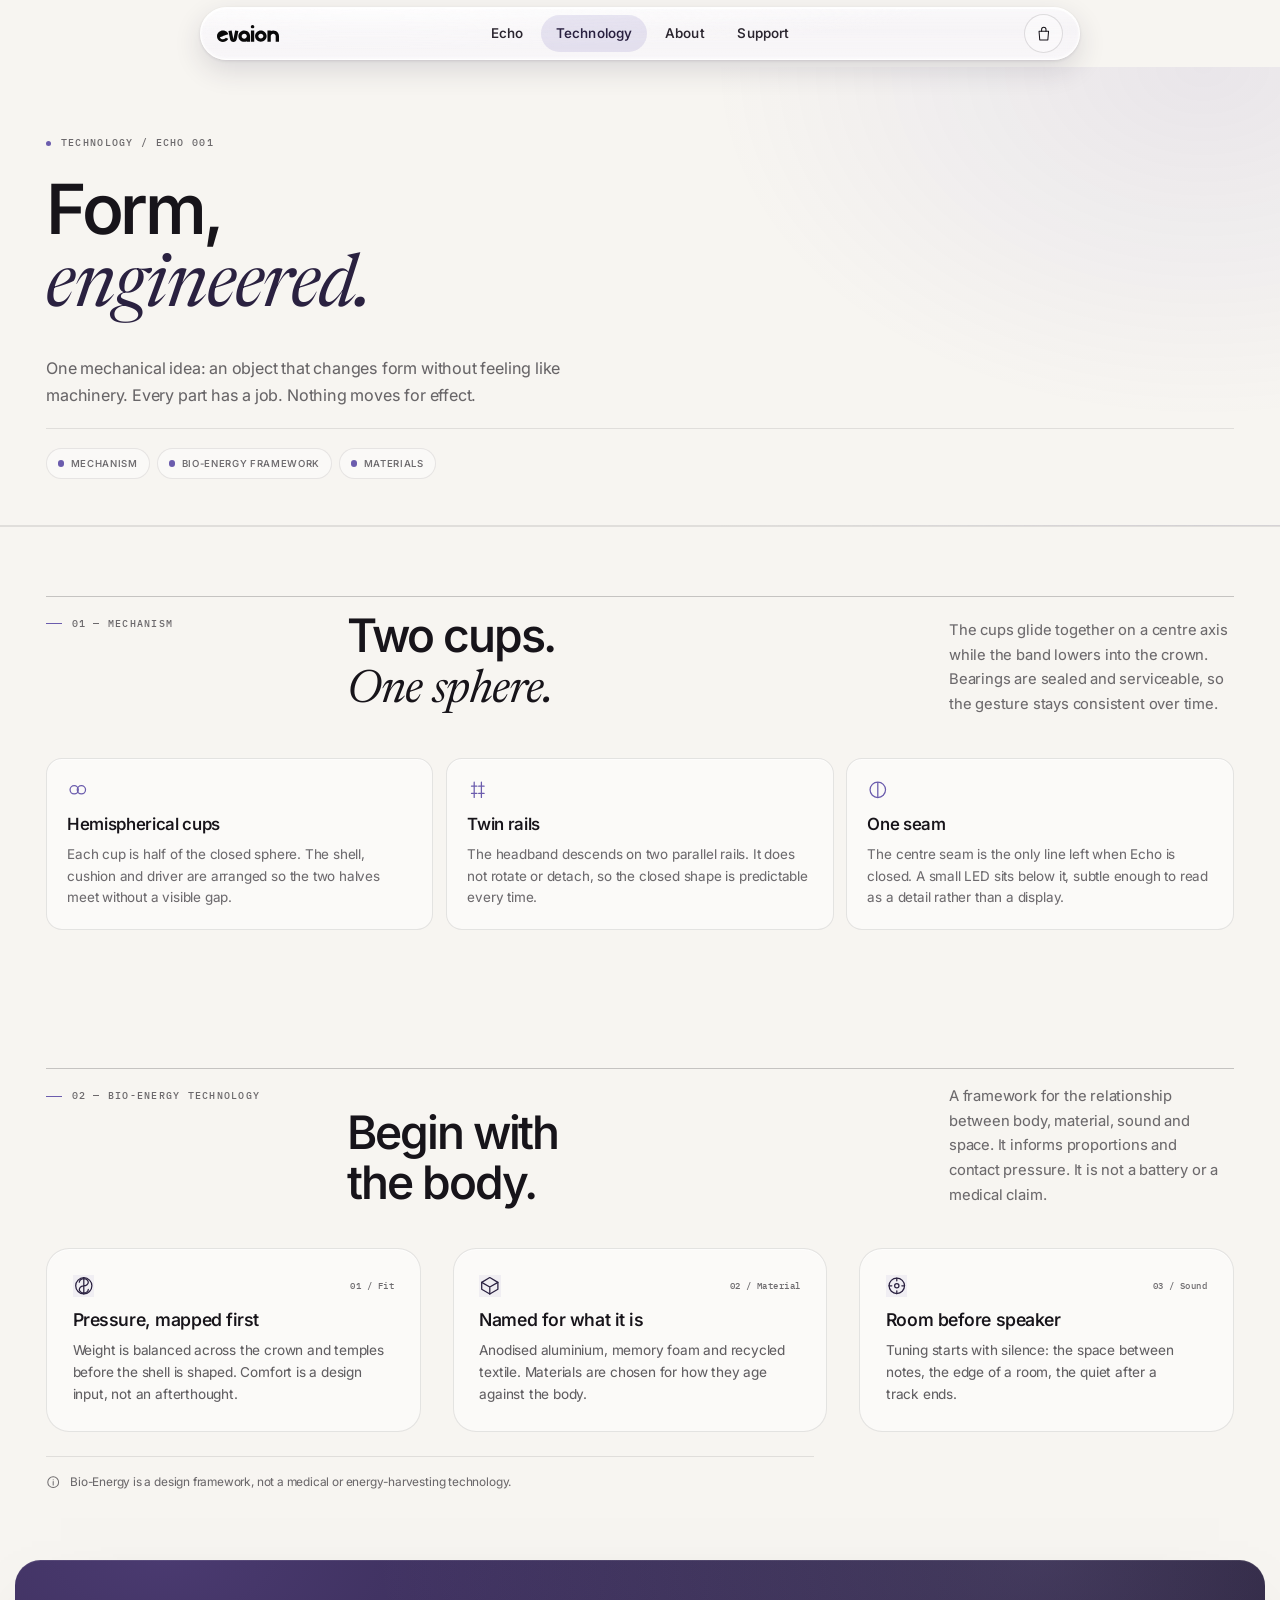
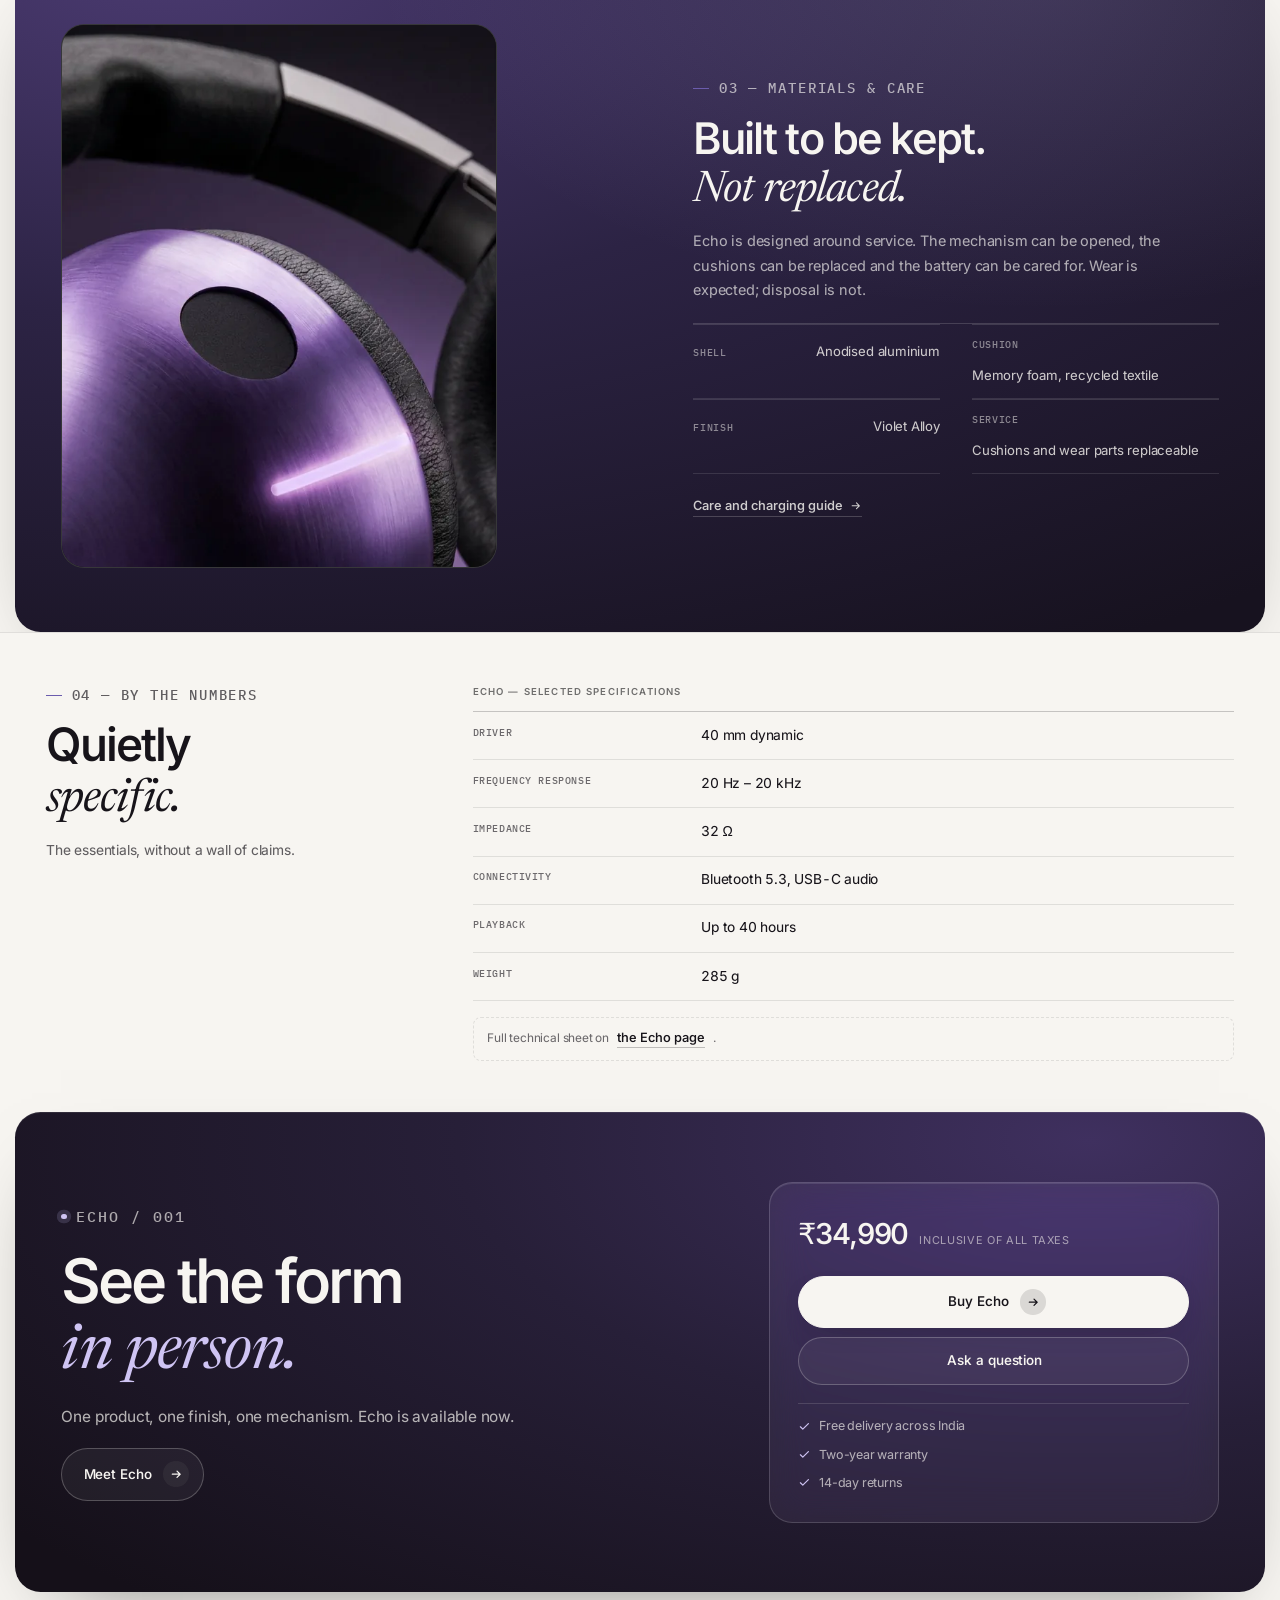
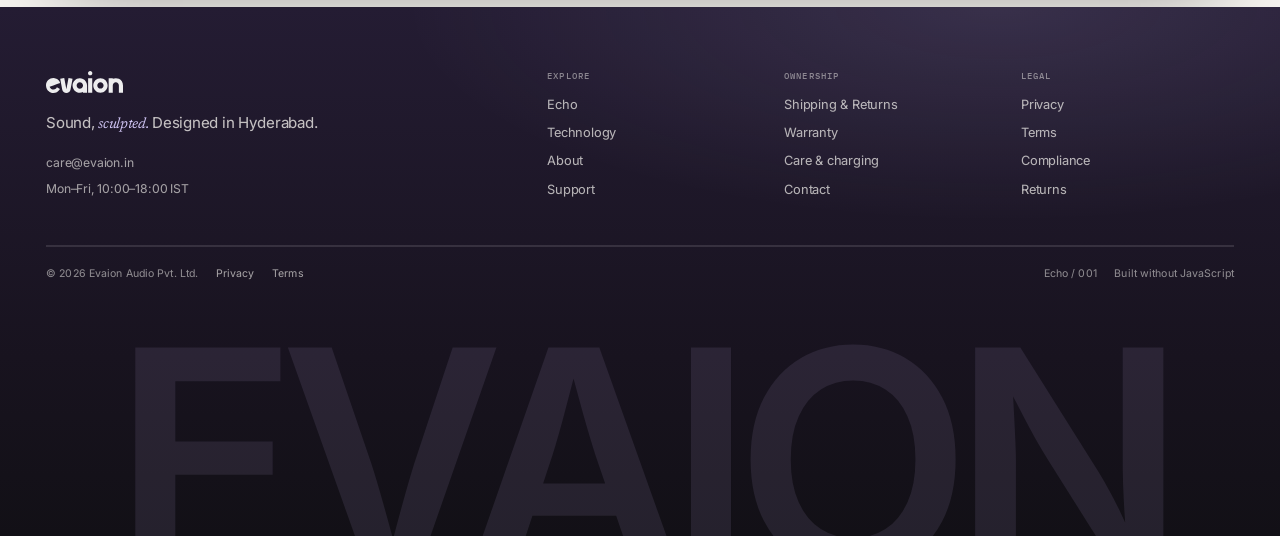
<file: technology.html>
<!DOCTYPE html>

<html lang="en" data-sales-mode="buy">

<head>

  <meta charset="UTF-8">

  <meta name="viewport" content="width=device-width, initial-scale=1">

  <title>Technology — Evaion Echo | Evaion</title>

  <meta name="description" content="How Evaion Echo works: hemispherical cups, a twin-rail headband and a serviceable mechanism. The Bio-Energy design framework and material approach.">

  <meta name="theme-color" content="#141017">

  <link rel="canonical" href="https://evaion.in/technology.html">

  <meta name="robots" content="index, follow">



  <meta property="og:type" content="website">

  <meta property="og:site_name" content="Evaion">

  <meta property="og:title" content="Technology — Evaion Echo">

  <meta property="og:description" content="Two cups, one sphere. The mechanism, materials and design framework behind Echo.">

  <meta property="og:url" content="https://evaion.in/technology.html">

  <meta property="og:image" content="https://evaion.in/assets/og-echo.jpg">

  <meta property="og:image:width" content="1200">

  <meta property="og:image:height" content="630">

  <meta property="og:image:alt" content="Evaion Echo headphones in Violet Alloy">

  <meta name="twitter:card" content="summary_large_image">

  <meta name="twitter:title" content="Technology — Evaion Echo">

  <meta name="twitter:description" content="Two cups, one sphere. The mechanism, materials and design framework behind Echo.">

  <meta name="twitter:image" content="https://evaion.in/assets/og-echo.jpg">



  <link rel="icon" href="assets/favicon-64.png" type="image/png">

  <link rel="apple-touch-icon" href="assets/apple-touch-icon.png">

  <link rel="preload" href="assets/fonts/inter-latin.woff2" as="font" type="font/woff2" crossorigin>

  <link rel="stylesheet" href="css/style.css">

  <link rel="stylesheet" href="css/editorial.css">

  <link rel="stylesheet" href="css/premium.css">

</head>

<body id="top" class="page-editorial">

  <a class="skip-link" href="#main">Skip to content</a>

  <div class="scroll-progress" aria-hidden="true"></div>



  <header class="site-head theme-dark">

    <div class="shell headbar">

      <a class="brand" href="index.html" aria-label="Evaion — home">

        <span class="brand__plate">

          <img class="brand__icon" src="assets/evaion-icon.svg" alt="" width="220" height="229">

          <img class="brand__word" src="assets/evaion-wordmark.svg" alt="Evaion" width="359" height="102">

        </span>

      </a>



      <nav class="nav" aria-label="Primary">

        <a class="nav__link" href="echo.html">Echo</a>

        <a class="nav__link" href="technology.html" aria-current="page">Technology</a>

        <a class="nav__link" href="about.html">About</a>

        <a class="nav__link" href="support.html">Support</a>

      </nav>



      <div class="head-actions">

        <input class="state" id="cart-open" type="checkbox" aria-label="Open shopping bag">

        <label class="icon-btn cart-trigger" for="cart-open">

          <svg viewBox="0 0 24 24" fill="none" stroke="currentColor" stroke-width="1.4" stroke-linecap="round" stroke-linejoin="round" aria-hidden="true">

            <path d="M5.5 8.5h13l-1 12h-11z"/><path d="M9 8.5V6.2a3 3 0 0 1 6 0v2.3"/>

          </svg>

          <span class="cart-count" aria-hidden="true"></span>

        </label>

        <input class="state" id="nav-open" type="checkbox" aria-label="Open navigation menu">

        <label class="menu-btn" for="nav-open"><span></span><span></span><span></span></label>

      </div>

    </div>

  </header>



  <main id="main">

    <section class="page-hero page-hero--art" aria-labelledby="page-title">

      <div class="shell page-hero__inner">

        <div class="page-hero__copy">

          <p class="eyebrow eyebrow--dot">Technology / Echo 001</p>

          <h1 class="page-hero__title" id="page-title">Form,<br><span class="serif">engineered.</span></h1>

          <p class="page-hero__lede">One mechanical idea: an object that changes form without feeling like machinery. Every part has a job. Nothing moves for effect.</p>

          <div class="page-hero__meta"><span><span class="dot" aria-hidden="true"></span> Mechanism</span><span><span class="dot" aria-hidden="true"></span> Bio-Energy framework</span><span><span class="dot" aria-hidden="true"></span> Materials</span></div>

        </div>

        <figure class="page-hero__art ">

          <img src="assets/art/mechanism.svg" width="1200" height="800" alt="Line drawing of Echo open and closed into a sphere" loading="eager" decoding="async">

        </figure>

      </div>

    </section>



    <section class="section section--line" id="mechanism" aria-labelledby="mechanism-title">

      <div class="shell">

        <div class="sec-head reveal">

          <div class="sec-head__meta"><p class="eyebrow">01 — Mechanism</p></div>

          <h2 class="sec-head__title" id="mechanism-title">Two cups.<br><span class="serif">One sphere.</span></h2>

          <div class="sec-head__aside">

            <p class="sec-head__copy">The cups glide together on a centre axis while the band lowers into the crown. Bearings are sealed and serviceable, so the gesture stays consistent over time.</p>

          </div>

        </div>



        <div class="feature-grid">

          <article class="feature-card reveal">

            <span class="feature-card__icon" aria-hidden="true"><svg viewBox="0 0 24 24" fill="none" stroke="currentColor" stroke-width="1.4" stroke-linejoin="round"><circle cx="8" cy="12" r="4.6"/><circle cx="16" cy="12" r="4.6"/></svg></span>

            <h3>Hemispherical cups</h3>

            <p>Each cup is half of the closed sphere. The shell, cushion and driver are arranged so the two halves meet without a visible gap.</p>

          </article>

          <article class="feature-card reveal">

            <span class="feature-card__icon" aria-hidden="true"><svg viewBox="0 0 24 24" fill="none" stroke="currentColor" stroke-width="1.4" stroke-linecap="round"><path d="M8 3.5v17M16 3.5v17M5 8h6M13 8h6M5 16h6M13 16h6"/></svg></span>

            <h3>Twin rails</h3>

            <p>The headband descends on two parallel rails. It does not rotate or detach, so the closed shape is predictable every time.</p>

          </article>

          <article class="feature-card reveal">

            <span class="feature-card__icon" aria-hidden="true"><svg viewBox="0 0 24 24" fill="none" stroke="currentColor" stroke-width="1.4"><circle cx="12" cy="12" r="8.6"/><path d="M12 3.4v17.2"/></svg></span>

            <h3>One seam</h3>

            <p>The centre seam is the only line left when Echo is closed. A small LED sits below it, subtle enough to read as a detail rather than a display.</p>

          </article>

        </div>

      </div>

    </section>



    <section class="section section--grid tech" id="bio-energy" aria-labelledby="bio-title">

      <div class="shell tech__inner">

        <div class="sec-head reveal">

          <div class="sec-head__meta"><p class="eyebrow">02 — Bio-Energy Technology</p></div>

          <h2 class="sec-head__title" id="bio-title">Begin with<br>the body.</h2>

          <div class="sec-head__aside">

            <p class="sec-head__copy">A framework for the relationship between body, material, sound and space. It informs proportions and contact pressure. It is not a battery or a medical claim.</p>

          </div>

        </div>



        <div class="tech-grid tech-grid--three">

          <article class="tech-card reveal">

            <div class="tech-card__top">

              <span class="tech-card__icon" aria-hidden="true"><svg viewBox="0 0 24 24" fill="none" stroke="currentColor" stroke-width="1.4" stroke-linecap="round" stroke-linejoin="round"><path d="M12 3v18M7 8c0-2 2.2-4 5-4s5 2 5 4-2.2 4-5 4-5 2-5 4 2.2 4 5 4 5-2 5-4"/><circle cx="12" cy="12" r="9"/></svg></span>

              <span class="tech-card__num">01 / Fit</span>

            </div>

            <h3>Pressure, mapped first</h3>

            <p>Weight is balanced across the crown and temples before the shell is shaped. Comfort is a design input, not an afterthought.</p>

          </article>

          <article class="tech-card reveal">

            <div class="tech-card__top">

              <span class="tech-card__icon" aria-hidden="true"><svg viewBox="0 0 24 24" fill="none" stroke="currentColor" stroke-width="1.4" stroke-linecap="round" stroke-linejoin="round"><path d="M12 2.8 21 8.2v7.6L12 21.2 3 15.8V8.2Z"/><path d="m3 8.2 9 5.2 9-5.2M12 13.4v7.8"/></svg></span>

              <span class="tech-card__num">02 / Material</span>

            </div>

            <h3>Named for what it is</h3>

            <p>Anodised aluminium, memory foam and recycled textile. Materials are chosen for how they age against the body.</p>

          </article>

          <article class="tech-card reveal">

            <div class="tech-card__top">

              <span class="tech-card__icon" aria-hidden="true"><svg viewBox="0 0 24 24" fill="none" stroke="currentColor" stroke-width="1.4" stroke-linecap="round"><circle cx="12" cy="12" r="8.6"/><path d="M12 3.4v3M12 17.6v3M3.4 12h3M17.6 12h3"/><circle cx="12" cy="12" r="2.4"/></svg></span>

              <span class="tech-card__num">03 / Sound</span>

            </div>

            <h3>Room before speaker</h3>

            <p>Tuning starts with silence: the space between notes, the edge of a room, the quiet after a track ends.</p>

          </article>

        </div>



        <p class="tech-disclaimer">

          <svg viewBox="0 0 20 20" fill="none" stroke="currentColor" stroke-width="1.4" stroke-linecap="round" aria-hidden="true"><circle cx="10" cy="10" r="7.5"/><path d="M10 9v5M10 6.5v.1"/></svg>

          Bio-Energy is a design framework, not a medical or energy-harvesting technology.

        </p>

      </div>

    </section>



    <section class="section materials theme-dark" id="materials" aria-labelledby="materials-title">

      <div class="shell materials__inner">

        <div class="editorial-split">

          <figure class="editorial-split__media reveal">

            <img src="assets/derived/echo-macro.webp" width="1376" height="768" alt="Macro detail of the Echo ear cup, cushion and machined headband" loading="lazy" decoding="async">

          </figure>



          <div class="editorial-copy reveal">

            <p class="eyebrow">03 — Materials &amp; care</p>

            <h2 id="materials-title">Built to be kept.<br><span class="serif">Not replaced.</span></h2>

            <p>Echo is designed around service. The mechanism can be opened, the cushions can be replaced and the battery can be cared for. Wear is expected; disposal is not.</p>

            <dl class="mat-list">

              <div><dt>Shell</dt><dd>Anodised aluminium</dd></div>

              <div><dt>Cushion</dt><dd>Memory foam, recycled textile</dd></div>

              <div><dt>Finish</dt><dd>Violet Alloy</dd></div>

              <div><dt>Service</dt><dd>Cushions and wear parts replaceable</dd></div>

            </dl>

            <a class="text-link" href="echo.html#care">

              Care and charging guide

              <svg viewBox="0 0 16 16" fill="none" stroke="currentColor" stroke-width="1.5" stroke-linecap="round" stroke-linejoin="round" aria-hidden="true"><path d="M3 8h10M9 4l4 4-4 4"/></svg>

            </a>

          </div>

        </div>

      </div>

    </section>



    <section class="section section--tight section--line" aria-labelledby="numbers-title">

      <div class="shell">

        <div class="specs-grid">

          <div class="specs-aside reveal">

            <p class="eyebrow">04 — By the numbers</p>

            <h2 id="numbers-title" class="sec-head__title" style="font-size:clamp(2rem,3.6vw,3.4rem);">Quietly<br><span class="serif">specific.</span></h2>

            <p>The essentials, without a wall of claims.</p>

          </div>

          <div class="reveal">

            <table class="spec-table">

              <caption>Echo — selected specifications</caption>

              <tbody>

                <tr><th scope="row">Driver</th><td>40 mm dynamic</td></tr>

                <tr><th scope="row">Frequency response</th><td>20 Hz – 20 kHz</td></tr>

                <tr><th scope="row">Impedance</th><td>32 Ω</td></tr>

                <tr><th scope="row">Connectivity</th><td>Bluetooth 5.3, USB-C audio</td></tr>

                <tr><th scope="row">Playback</th><td>Up to 40 hours</td></tr>

                <tr><th scope="row">Weight</th><td>285 g</td></tr>

              </tbody>

            </table>

            <p class="spec-note">Full technical sheet on <a class="text-link" href="echo.html#specs">the Echo page</a>.</p>

          </div>

        </div>

      </div>

    </section>



    <section class="cta-band theme-dark" aria-labelledby="tech-cta-title">

      <span class="cta-band__rings" aria-hidden="true"></span>

      <div class="shell">

        <div class="cta-band__inner">

          <div class="cta-band__copy reveal">

            <p class="eyebrow eyebrow--dot">Echo / 001</p>

            <h2 class="cta-band__title" id="tech-cta-title">See the form<br><span class="serif">in person.</span></h2>

            <p>One product, one finish, one mechanism. Echo is available now.</p>

            <a class="btn btn--ghost" href="echo.html">Meet Echo <span class="btn__icon" aria-hidden="true"><svg viewBox="0 0 16 16" fill="none" stroke="currentColor" stroke-width="1.6" stroke-linecap="round" stroke-linejoin="round"><path d="M3 8h10M9 4l4 4-4 4"/></svg></span></a>

          </div>

          <div class="cta-band__box reveal">

            <div class="cta-band__price"><strong>₹34,990</strong><span>Inclusive of all taxes</span></div>

            <div class="cta-band__actions">

              <a class="btn btn--primary btn--block" href="echo.html">Buy Echo <span class="btn__icon" aria-hidden="true"><svg viewBox="0 0 16 16" fill="none" stroke="currentColor" stroke-width="1.6" stroke-linecap="round" stroke-linejoin="round"><path d="M3 8h10M9 4l4 4-4 4"/></svg></span></a>

              <a class="btn btn--ghost btn--block" href="support.html">Ask a question</a>

            </div>

            <div class="cta-band__list">

              <div><svg viewBox="0 0 16 16" fill="none" stroke="currentColor" stroke-width="1.5" stroke-linecap="round" stroke-linejoin="round" aria-hidden="true"><path d="m3 8.5 3 3 7-7"/></svg> Free delivery across India</div>

              <div><svg viewBox="0 0 16 16" fill="none" stroke="currentColor" stroke-width="1.5" stroke-linecap="round" stroke-linejoin="round" aria-hidden="true"><path d="m3 8.5 3 3 7-7"/></svg> Two-year warranty</div>

              <div><svg viewBox="0 0 16 16" fill="none" stroke="currentColor" stroke-width="1.5" stroke-linecap="round" stroke-linejoin="round" aria-hidden="true"><path d="m3 8.5 3 3 7-7"/></svg> 14-day returns</div>

            </div>

          </div>

        </div>

      </div>

    </section>

  </main>



  <footer class="site-foot theme-dark">

    <div class="shell">

      <div class="foot-top foot-top--compact">

        <div class="foot-brand">

          <a class="brand" href="index.html" aria-label="Evaion — home">

            <span class="brand__plate">

              <img class="brand__icon" src="assets/evaion-icon.svg" alt="" width="220" height="229">

              <img class="brand__word" src="assets/evaion-wordmark.svg" alt="Evaion" width="359" height="102">

            </span>

          </a>

          <p class="foot-brand__line">Sound, <span class="serif">sculpted.</span> Designed in Hyderabad.</p>

          <div class="foot-contact">

            <a href="mailto:care@evaion.in">care@evaion.in</a>

            <span>Mon–Fri, 10:00–18:00 IST</span>

          </div>

        </div>



        <div class="foot-grid">

          <div class="foot-col">

            <h2>Explore</h2>

            <a href="echo.html">Echo</a>

            <a href="technology.html">Technology</a>

            <a href="about.html">About</a>

            <a href="support.html">Support</a>

          </div>

          <div class="foot-col">

            <h2>Ownership</h2>

            <a href="shipping.html">Shipping &amp; Returns</a>

            <a href="warranty.html">Warranty</a>

            <a href="support.html#care">Care &amp; charging</a>

            <a href="support.html#contact">Contact</a>

          </div>

          <div class="foot-col">

            <h2>Legal</h2>

            <a href="privacy.html">Privacy</a>

            <a href="terms.html">Terms</a>

            <a href="echo.html#compliance">Compliance</a>

            <a href="shipping.html#returns">Returns</a>

          </div>

        </div>

      </div>



      <div class="foot-bottom">

        <div class="foot-bottom__legal">

          <span>© 2026 Evaion Audio Pvt. Ltd.</span>

          <a href="privacy.html">Privacy</a>

          <a href="terms.html">Terms</a>

        </div>

        <div class="foot-bottom__meta">

          <span>Echo / 001</span>

          <span>Built without JavaScript</span>

        </div>

      </div>

    </div>

  </footer>



  <div class="nav-sheet theme-dark" id="mobile-menu" role="region" aria-label="Site menu">

    <div class="nav-sheet__inner shell">

      <div class="nav-sheet__top">

        <p class="mono">Menu / Evaion</p>

        <p class="mono" style="color:var(--lime);">Hyderabad, India</p>

      </div>



      <nav aria-label="Mobile">

        <ul class="nav-sheet__links">

          <li><a href="echo.html"><span>01</span><span>Echo</span><svg viewBox="0 0 16 16" fill="none" stroke="currentColor" stroke-width="1.4" stroke-linecap="round" stroke-linejoin="round" aria-hidden="true"><path d="M3 13 13 3M5 3h8v8"/></svg></a></li>

          <li><a href="technology.html" aria-current="page"><span>02</span><span>Technology</span><svg viewBox="0 0 16 16" fill="none" stroke="currentColor" stroke-width="1.4" stroke-linecap="round" stroke-linejoin="round" aria-hidden="true"><path d="M3 13 13 3M5 3h8v8"/></svg></a></li>

          <li><a href="about.html"><span>03</span><span>About</span><svg viewBox="0 0 16 16" fill="none" stroke="currentColor" stroke-width="1.4" stroke-linecap="round" stroke-linejoin="round" aria-hidden="true"><path d="M3 13 13 3M5 3h8v8"/></svg></a></li>

          <li><a href="support.html"><span>04</span><span>Support</span><svg viewBox="0 0 16 16" fill="none" stroke="currentColor" stroke-width="1.4" stroke-linecap="round" stroke-linejoin="round" aria-hidden="true"><path d="M3 13 13 3M5 3h8v8"/></svg></a></li>

        </ul>

      </nav>



      <div class="nav-sheet__foot">

        <div class="nav-sheet__foot-links">

          <a href="shipping.html">Shipping &amp; Returns</a>

          <a href="warranty.html">Warranty</a>

          <a href="privacy.html">Privacy</a>

          <a href="terms.html">Terms</a>

        </div>

        <p class="nav-sheet__note">Echo is one product, one finish. Questions? Write to <a href="mailto:care@evaion.in">care@evaion.in</a>.</p>

      </div>

    </div>

  </div>



  <div class="cart-layer" role="region" aria-label="Shopping bag">

    <label class="cart-scrim cart-scrim--open" for="cart-open" aria-label="Close shopping bag"></label>

    <label class="cart-scrim cart-scrim--filled" for="cart-filled" aria-label="Close shopping bag"></label>



    <section class="cart-drawer theme-dark">

      <div class="cart-drawer__head">

        <div>

          <h2 id="cart-title">Your bag</h2>

          <p class="cart-drawer__count">Echo / Violet Alloy</p>

        </div>

        

        <label class="icon-btn cart-close cart-close--open" for="cart-open" aria-label="Close shopping bag">

          <svg viewBox="0 0 20 20" fill="none" stroke="currentColor" stroke-width="1.4" stroke-linecap="round" aria-hidden="true"><path d="m5 5 10 10M15 5 5 15"/></svg>

        </label>



        

        <label class="icon-btn cart-close cart-close--filled" for="cart-filled" aria-label="Close shopping bag">

          <svg viewBox="0 0 20 20" fill="none" stroke="currentColor" stroke-width="1.4" stroke-linecap="round" aria-hidden="true"><path d="m5 5 10 10M15 5 5 15"/></svg>

        </label>



      </div>



      <div class="cart-drawer__body">



        <div class="cart-empty">

          <span class="cart-empty__mark" aria-hidden="true">

            <svg viewBox="0 0 24 24" fill="none" stroke="currentColor" stroke-width="1.3" stroke-linecap="round" stroke-linejoin="round"><path d="M5.5 8.5h13l-1 12h-11z"/><path d="M9 8.5V6.2a3 3 0 0 1 6 0v2.3"/></svg>

          </span>

          <h3>Nothing here yet.</h3>

          <p>Echo is one product in one finish. Add it to begin.</p>

          <a class="btn btn--primary btn--sm" href="echo.html">Discover Echo</a>

        </div>



      </div>



      <div class="cart-drawer__foot">

        <div class="cart-subtotal">

          <span class="cart-subtotal__label">Subtotal</span>

          <span class="cart-subtotal__value">

            <span class="total-qty total-qty--1">₹34,990</span>

            <span class="total-qty total-qty--2">₹69,980</span>

            <span class="total-qty total-qty--3">₹1,04,970</span>

          </span>

        </div>

        <p class="cart-tax-note">Taxes included. Free delivery across India.</p>

        <a class="btn btn--primary btn--block" href="checkout.html">

          Checkout

          <span class="btn__icon" aria-hidden="true"><svg viewBox="0 0 16 16" fill="none" stroke="currentColor" stroke-width="1.6" stroke-linecap="round" stroke-linejoin="round"><path d="M3 8h10M9 4l4 4-4 4"/></svg></span>

        </a>

        <label class="cart-continue cart-continue--filled" for="cart-filled">Continue browsing</label>

        <label class="cart-continue cart-continue--open" for="cart-open">Continue browsing</label>

      </div>



    </section>

  </div>



</body>

</html>
</file>
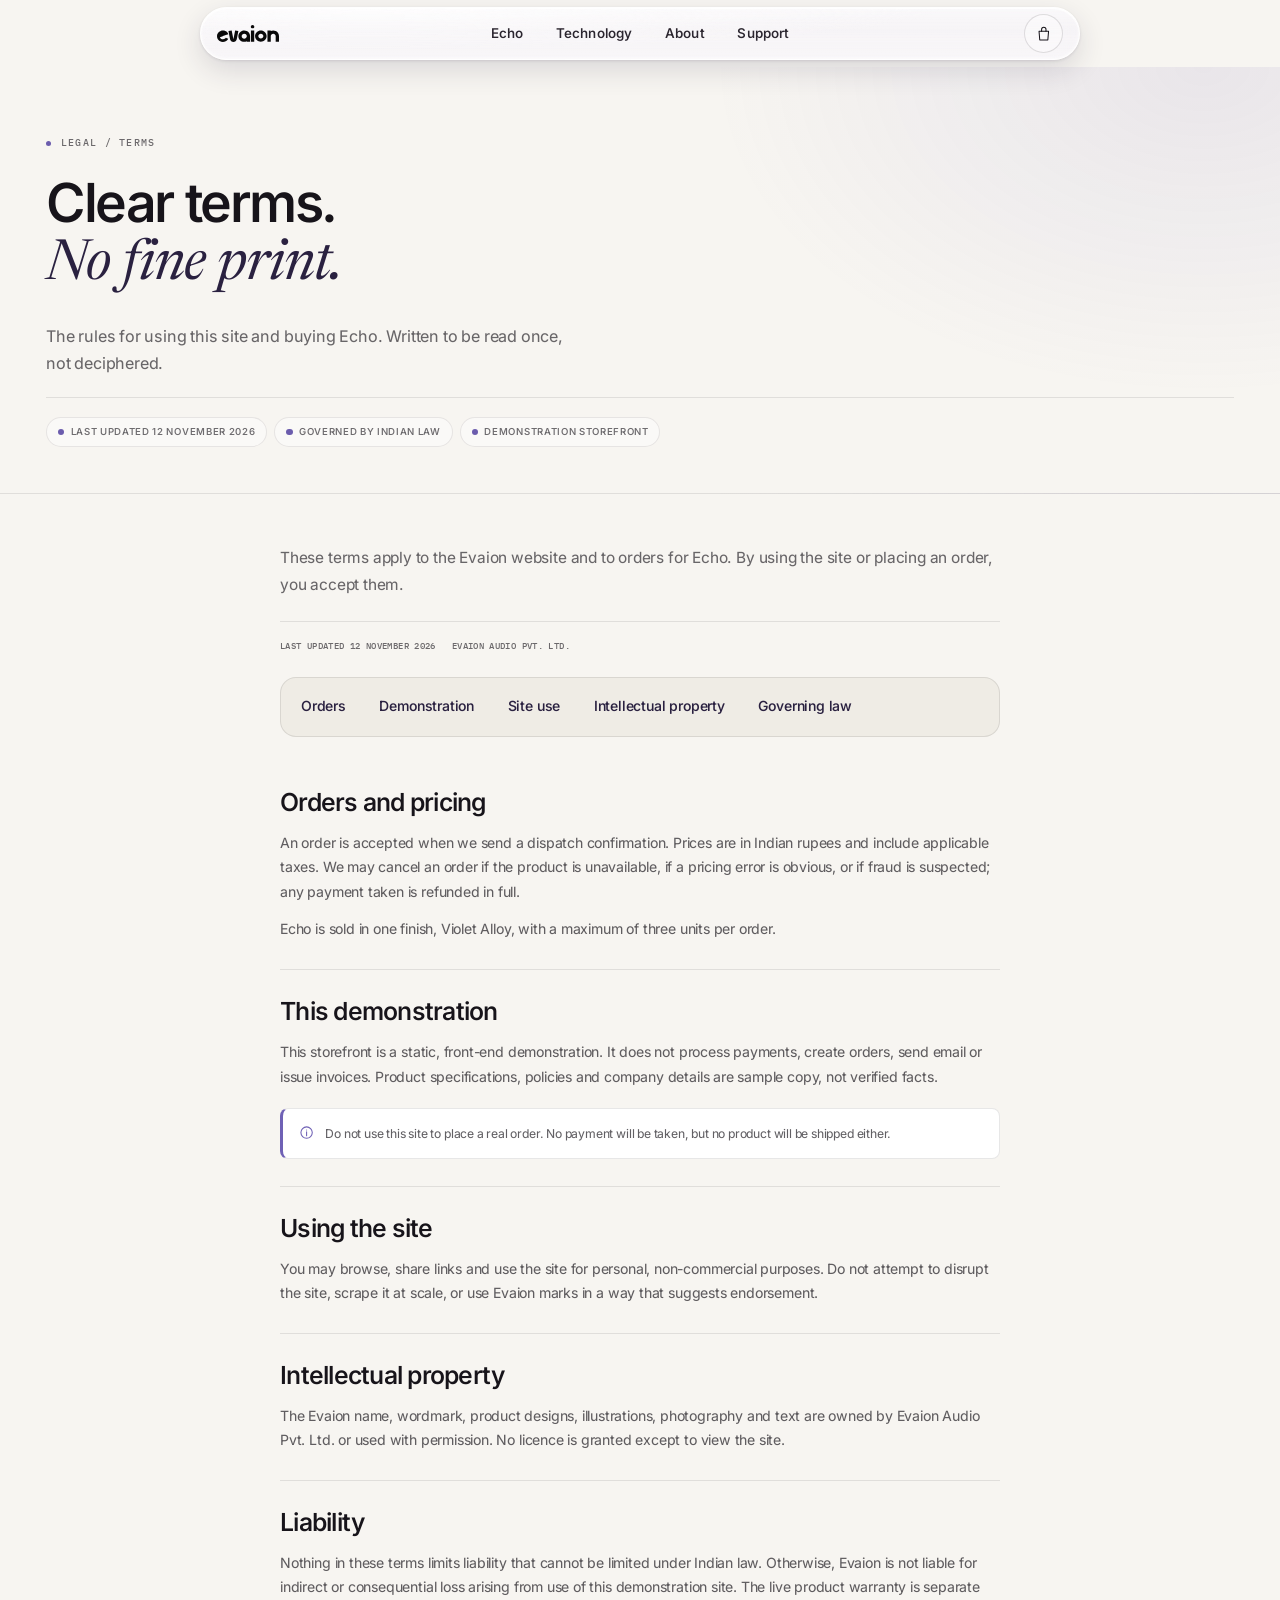
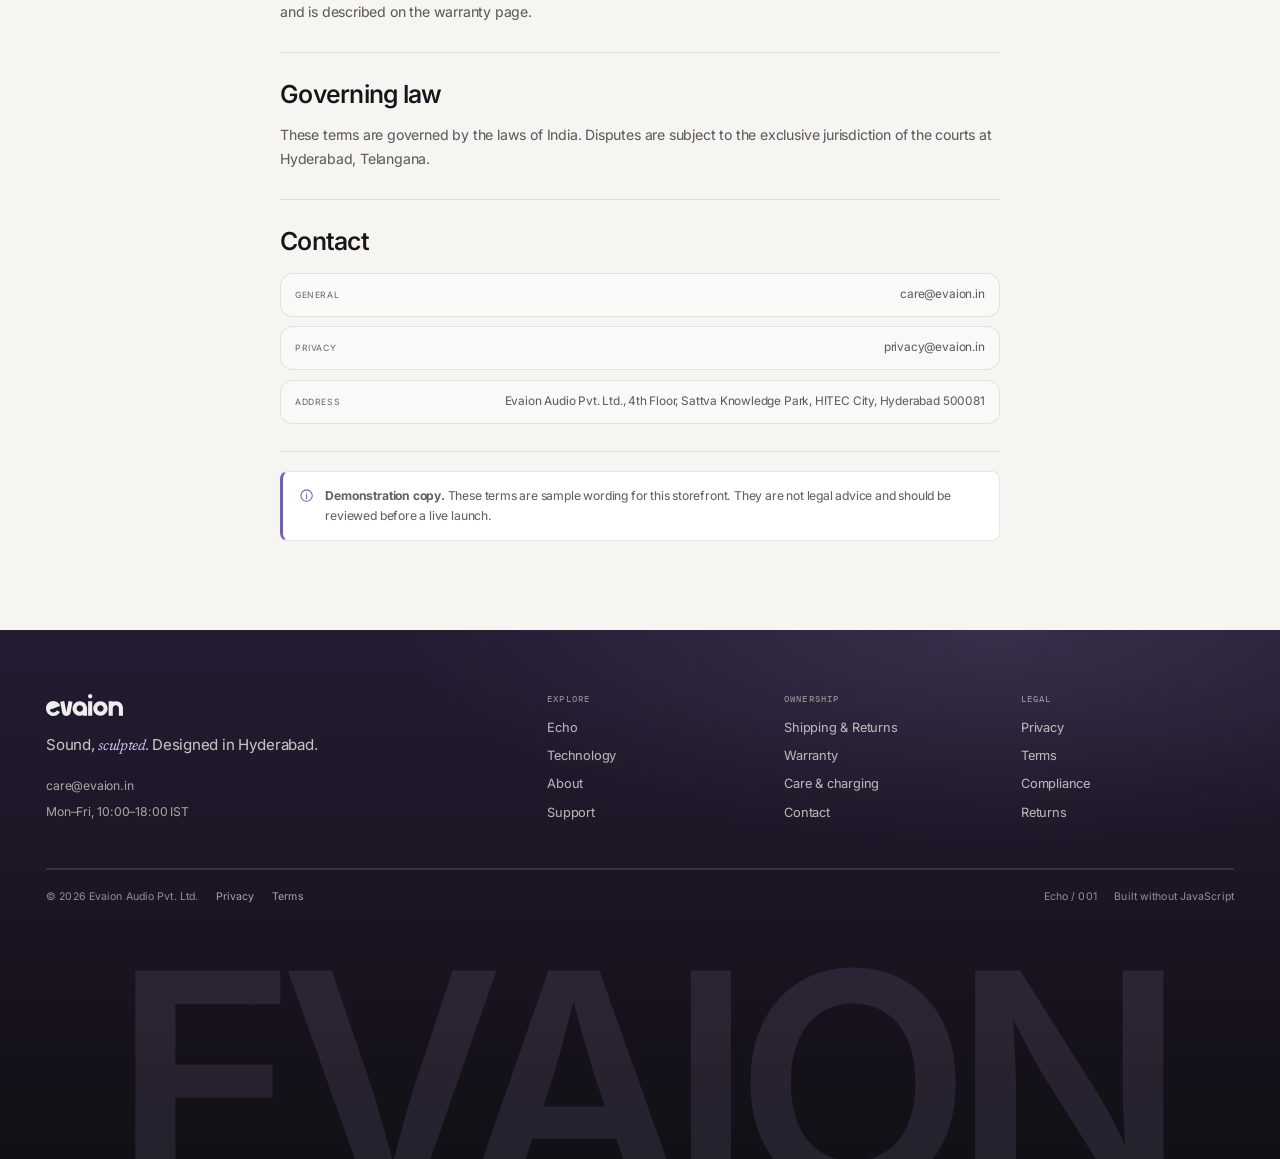
<file: terms.html>
<!DOCTYPE html>

<html lang="en" data-sales-mode="buy">

<head>

  <meta charset="UTF-8">

  <meta name="viewport" content="width=device-width, initial-scale=1">

  <title>Terms — Evaion | Evaion</title>

  <meta name="description" content="The terms that apply to the Evaion website and orders for Echo, including pricing, demonstration limits, liability and governing law.">

  <meta name="theme-color" content="#141017">

  <link rel="canonical" href="https://evaion.in/terms.html">

  <meta name="robots" content="index, follow">



  <meta property="og:type" content="website">

  <meta property="og:site_name" content="Evaion">

  <meta property="og:title" content="Terms — Evaion | Evaion">

  <meta property="og:description" content="The terms that apply to the Evaion website and orders for Echo, including pricing, demonstration limits, liability and governing law.">

  <meta property="og:url" content="https://evaion.in/terms.html">

  <meta property="og:image" content="https://evaion.in/assets/og-echo.jpg">

  <meta property="og:image:width" content="1200">

  <meta property="og:image:height" content="630">

  <meta property="og:image:alt" content="Evaion Echo headphones in Violet Alloy">

  <meta name="twitter:card" content="summary_large_image">

  <meta name="twitter:title" content="Terms — Evaion | Evaion">

  <meta name="twitter:description" content="The terms that apply to the Evaion website and orders for Echo, including pricing, demonstration limits, liability and governing law.">

  <meta name="twitter:image" content="https://evaion.in/assets/og-echo.jpg">



  <link rel="icon" href="assets/favicon-64.png" type="image/png">

  <link rel="apple-touch-icon" href="assets/apple-touch-icon.png">

  <link rel="preload" href="assets/fonts/inter-latin.woff2" as="font" type="font/woff2" crossorigin>

  <link rel="stylesheet" href="css/style.css">

  <link rel="stylesheet" href="css/editorial.css">

  <link rel="stylesheet" href="css/premium.css">

</head>

<body id="top" class="page-policy">

  <a class="skip-link" href="#main">Skip to content</a>

  <div class="scroll-progress" aria-hidden="true"></div>



  <header class="site-head theme-dark">

    <div class="shell headbar">

      <a class="brand" href="index.html" aria-label="Evaion — home">

        <span class="brand__plate">

          <img class="brand__icon" src="assets/evaion-icon.svg" alt="" width="220" height="229">

          <img class="brand__word" src="assets/evaion-wordmark.svg" alt="Evaion" width="359" height="102">

        </span>

      </a>



      <nav class="nav" aria-label="Primary">

        <a class="nav__link" href="echo.html">Echo</a>

        <a class="nav__link" href="technology.html">Technology</a>

        <a class="nav__link" href="about.html">About</a>

        <a class="nav__link" href="support.html">Support</a>

      </nav>



      <div class="head-actions">

        <input class="state" id="cart-open" type="checkbox" aria-label="Open shopping bag">

        <label class="icon-btn cart-trigger" for="cart-open">

          <svg viewBox="0 0 24 24" fill="none" stroke="currentColor" stroke-width="1.4" stroke-linecap="round" stroke-linejoin="round" aria-hidden="true">

            <path d="M5.5 8.5h13l-1 12h-11z"/><path d="M9 8.5V6.2a3 3 0 0 1 6 0v2.3"/>

          </svg>

          <span class="cart-count" aria-hidden="true"></span>

        </label>

        <input class="state" id="nav-open" type="checkbox" aria-label="Open navigation menu">

        <label class="menu-btn" for="nav-open"><span></span><span></span><span></span></label>

      </div>

    </div>

  </header>



  <main id="main">



    <section class="page-hero page-hero--art policy-hero" aria-labelledby="page-title">

      <div class="shell page-hero__inner">

        <div class="page-hero__copy">

          <p class="eyebrow eyebrow--dot">Legal / Terms</p>

          <h1 class="page-hero__title" id="page-title">Clear terms.<br><span class="serif">No fine print.</span></h1>

          <p class="page-hero__lede">The rules for using this site and buying Echo. Written to be read once, not deciphered.</p>

          <div class="page-hero__meta"><span><span class="dot" aria-hidden="true"></span> Last updated 12 November 2026</span><span><span class="dot" aria-hidden="true"></span> Governed by Indian law</span><span><span class="dot" aria-hidden="true"></span> Demonstration storefront</span></div>

        </div>

        <figure class="page-hero__art ">

          <img src="assets/art/policy.svg" width="900" height="700" alt="An abstract document with a ring, a lock and a fine grid" loading="eager" decoding="async">

        </figure>

      </div>

    </section>



    <div class="shell policy-layout policy-layout--single">

      <div class="policy-body">

        <p class="policy-intro">These terms apply to the Evaion website and to orders for Echo. By using the site or placing an order, you accept them.</p>

        <p class="policy-updated"><span>Last updated 12 November 2026</span><span>Evaion Audio Pvt. Ltd.</span></p>



        <nav class="jump-nav jump-nav--policy" aria-label="In this policy">
          <a href="#orders">Orders</a>
          <a href="#demo">Demonstration</a>
          <a href="#use">Site use</a>
          <a href="#ip">Intellectual property</a>
          <a href="#law">Governing law</a>
        </nav>


        <section class="policy-section" id="orders">

          <h2>Orders and pricing</h2>

          <p>An order is accepted when we send a dispatch confirmation. Prices are in Indian rupees and include applicable taxes. We may cancel an order if the product is unavailable, if a pricing error is obvious, or if fraud is suspected; any payment taken is refunded in full.</p>

          <p>Echo is sold in one finish, Violet Alloy, with a maximum of three units per order.</p>

        </section>



        <section class="policy-section" id="demo">

          <h2>This demonstration</h2>

          <p>This storefront is a static, front-end demonstration. It does not process payments, create orders, send email or issue invoices. Product specifications, policies and company details are sample copy, not verified facts.</p>

          <div class="policy-callout"><svg viewBox="0 0 20 20" fill="none" stroke="currentColor" stroke-width="1.4" stroke-linecap="round" aria-hidden="true"><circle cx="10" cy="10" r="7.5"/><path d="M10 9v5M10 6.5v.1"/></svg><span>Do not use this site to place a real order. No payment will be taken, but no product will be shipped either.</span></div>

        </section>



        <section class="policy-section" id="use">

          <h2>Using the site</h2>

          <p>You may browse, share links and use the site for personal, non-commercial purposes. Do not attempt to disrupt the site, scrape it at scale, or use Evaion marks in a way that suggests endorsement.</p>

        </section>



        <section class="policy-section" id="ip">

          <h2>Intellectual property</h2>

          <p>The Evaion name, wordmark, product designs, illustrations, photography and text are owned by Evaion Audio Pvt. Ltd. or used with permission. No licence is granted except to view the site.</p>

        </section>



        <section class="policy-section" id="liability">

          <h2>Liability</h2>

          <p>Nothing in these terms limits liability that cannot be limited under Indian law. Otherwise, Evaion is not liable for indirect or consequential loss arising from use of this demonstration site. The live product warranty is separate and is described on the <a href="warranty.html">warranty page</a>.</p>

        </section>



        <section class="policy-section" id="law">

          <h2>Governing law</h2>

          <p>These terms are governed by the laws of India. Disputes are subject to the exclusive jurisdiction of the courts at Hyderabad, Telangana.</p>

        </section>



        <section class="policy-section" id="contact">

          <h2>Contact</h2>

          <div class="policy-contact">

            <a href="mailto:care@evaion.in"><span>General</span>care@evaion.in</a>

            <a href="mailto:privacy@evaion.in"><span>Privacy</span>privacy@evaion.in</a>

            <div><span>Address</span>Evaion Audio Pvt. Ltd., 4th Floor, Sattva Knowledge Park, HITEC City, Hyderabad 500081</div>

          </div>

        </section>

      <div class="policy-callout">

        <svg viewBox="0 0 20 20" fill="none" stroke="currentColor" stroke-width="1.4" stroke-linecap="round" aria-hidden="true"><circle cx="10" cy="10" r="7.5"/><path d="M10 9v5M10 6.5v.1"/></svg>

        <span><strong>Demonstration copy.</strong> These terms are sample wording for this storefront. They are not legal advice and should be reviewed before a live launch.</span>

      </div>

      </div>

    </div>

  </main>



  <footer class="site-foot theme-dark">

    <div class="shell">

      <div class="foot-top foot-top--compact">

        <div class="foot-brand">

          <a class="brand" href="index.html" aria-label="Evaion — home">

            <span class="brand__plate">

              <img class="brand__icon" src="assets/evaion-icon.svg" alt="" width="220" height="229">

              <img class="brand__word" src="assets/evaion-wordmark.svg" alt="Evaion" width="359" height="102">

            </span>

          </a>

          <p class="foot-brand__line">Sound, <span class="serif">sculpted.</span> Designed in Hyderabad.</p>

          <div class="foot-contact">

            <a href="mailto:care@evaion.in">care@evaion.in</a>

            <span>Mon–Fri, 10:00–18:00 IST</span>

          </div>

        </div>



        <div class="foot-grid">

          <div class="foot-col">

            <h2>Explore</h2>

            <a href="echo.html">Echo</a>

            <a href="technology.html">Technology</a>

            <a href="about.html">About</a>

            <a href="support.html">Support</a>

          </div>

          <div class="foot-col">

            <h2>Ownership</h2>

            <a href="shipping.html">Shipping &amp; Returns</a>

            <a href="warranty.html">Warranty</a>

            <a href="support.html#care">Care &amp; charging</a>

            <a href="support.html#contact">Contact</a>

          </div>

          <div class="foot-col">

            <h2>Legal</h2>

            <a href="privacy.html">Privacy</a>

            <a href="terms.html">Terms</a>

            <a href="echo.html#compliance">Compliance</a>

            <a href="shipping.html#returns">Returns</a>

          </div>

        </div>

      </div>



      <div class="foot-bottom">

        <div class="foot-bottom__legal">

          <span>© 2026 Evaion Audio Pvt. Ltd.</span>

          <a href="privacy.html">Privacy</a>

          <a href="terms.html">Terms</a>

        </div>

        <div class="foot-bottom__meta">

          <span>Echo / 001</span>

          <span>Built without JavaScript</span>

        </div>

      </div>

    </div>

  </footer>



  <div class="nav-sheet theme-dark" id="mobile-menu" role="region" aria-label="Site menu">

    <div class="nav-sheet__inner shell">

      <div class="nav-sheet__top">

        <p class="mono">Menu / Evaion</p>

        <p class="mono" style="color:var(--lime);">Hyderabad, India</p>

      </div>



      <nav aria-label="Mobile">

        <ul class="nav-sheet__links">

          <li><a href="echo.html"><span>01</span><span>Echo</span><svg viewBox="0 0 16 16" fill="none" stroke="currentColor" stroke-width="1.4" stroke-linecap="round" stroke-linejoin="round" aria-hidden="true"><path d="M3 13 13 3M5 3h8v8"/></svg></a></li>

          <li><a href="technology.html"><span>02</span><span>Technology</span><svg viewBox="0 0 16 16" fill="none" stroke="currentColor" stroke-width="1.4" stroke-linecap="round" stroke-linejoin="round" aria-hidden="true"><path d="M3 13 13 3M5 3h8v8"/></svg></a></li>

          <li><a href="about.html"><span>03</span><span>About</span><svg viewBox="0 0 16 16" fill="none" stroke="currentColor" stroke-width="1.4" stroke-linecap="round" stroke-linejoin="round" aria-hidden="true"><path d="M3 13 13 3M5 3h8v8"/></svg></a></li>

          <li><a href="support.html"><span>04</span><span>Support</span><svg viewBox="0 0 16 16" fill="none" stroke="currentColor" stroke-width="1.4" stroke-linecap="round" stroke-linejoin="round" aria-hidden="true"><path d="M3 13 13 3M5 3h8v8"/></svg></a></li>

        </ul>

      </nav>



      <div class="nav-sheet__foot">

        <div class="nav-sheet__foot-links">

          <a href="shipping.html">Shipping &amp; Returns</a>

          <a href="warranty.html">Warranty</a>

          <a href="privacy.html">Privacy</a>

          <a href="terms.html">Terms</a>

        </div>

        <p class="nav-sheet__note">Echo is one product, one finish. Questions? Write to <a href="mailto:care@evaion.in">care@evaion.in</a>.</p>

      </div>

    </div>

  </div>



  <div class="cart-layer" role="region" aria-label="Shopping bag">

    <label class="cart-scrim cart-scrim--open" for="cart-open" aria-label="Close shopping bag"></label>

    <label class="cart-scrim cart-scrim--filled" for="cart-filled" aria-label="Close shopping bag"></label>



    <section class="cart-drawer theme-dark">

      <div class="cart-drawer__head">

        <div>

          <h2 id="cart-title">Your bag</h2>

          <p class="cart-drawer__count">Echo / Violet Alloy</p>

        </div>

        

        <label class="icon-btn cart-close cart-close--open" for="cart-open" aria-label="Close shopping bag">

          <svg viewBox="0 0 20 20" fill="none" stroke="currentColor" stroke-width="1.4" stroke-linecap="round" aria-hidden="true"><path d="m5 5 10 10M15 5 5 15"/></svg>

        </label>



        

        <label class="icon-btn cart-close cart-close--filled" for="cart-filled" aria-label="Close shopping bag">

          <svg viewBox="0 0 20 20" fill="none" stroke="currentColor" stroke-width="1.4" stroke-linecap="round" aria-hidden="true"><path d="m5 5 10 10M15 5 5 15"/></svg>

        </label>



      </div>



      <div class="cart-drawer__body">



        <div class="cart-empty">

          <span class="cart-empty__mark" aria-hidden="true">

            <svg viewBox="0 0 24 24" fill="none" stroke="currentColor" stroke-width="1.3" stroke-linecap="round" stroke-linejoin="round"><path d="M5.5 8.5h13l-1 12h-11z"/><path d="M9 8.5V6.2a3 3 0 0 1 6 0v2.3"/></svg>

          </span>

          <h3>Nothing here yet.</h3>

          <p>Echo is one product in one finish. Add it to begin.</p>

          <a class="btn btn--primary btn--sm" href="echo.html">Discover Echo</a>

        </div>



      </div>



      <div class="cart-drawer__foot">

        <div class="cart-subtotal">

          <span class="cart-subtotal__label">Subtotal</span>

          <span class="cart-subtotal__value">

            <span class="total-qty total-qty--1">₹34,990</span>

            <span class="total-qty total-qty--2">₹69,980</span>

            <span class="total-qty total-qty--3">₹1,04,970</span>

          </span>

        </div>

        <p class="cart-tax-note">Taxes included. Free delivery across India.</p>

        <a class="btn btn--primary btn--block" href="checkout.html">

          Checkout

          <span class="btn__icon" aria-hidden="true"><svg viewBox="0 0 16 16" fill="none" stroke="currentColor" stroke-width="1.6" stroke-linecap="round" stroke-linejoin="round"><path d="M3 8h10M9 4l4 4-4 4"/></svg></span>

        </a>

        <label class="cart-continue cart-continue--filled" for="cart-filled">Continue browsing</label>

        <label class="cart-continue cart-continue--open" for="cart-open">Continue browsing</label>

      </div>



    </section>

  </div>



</body>

</html>
</file>
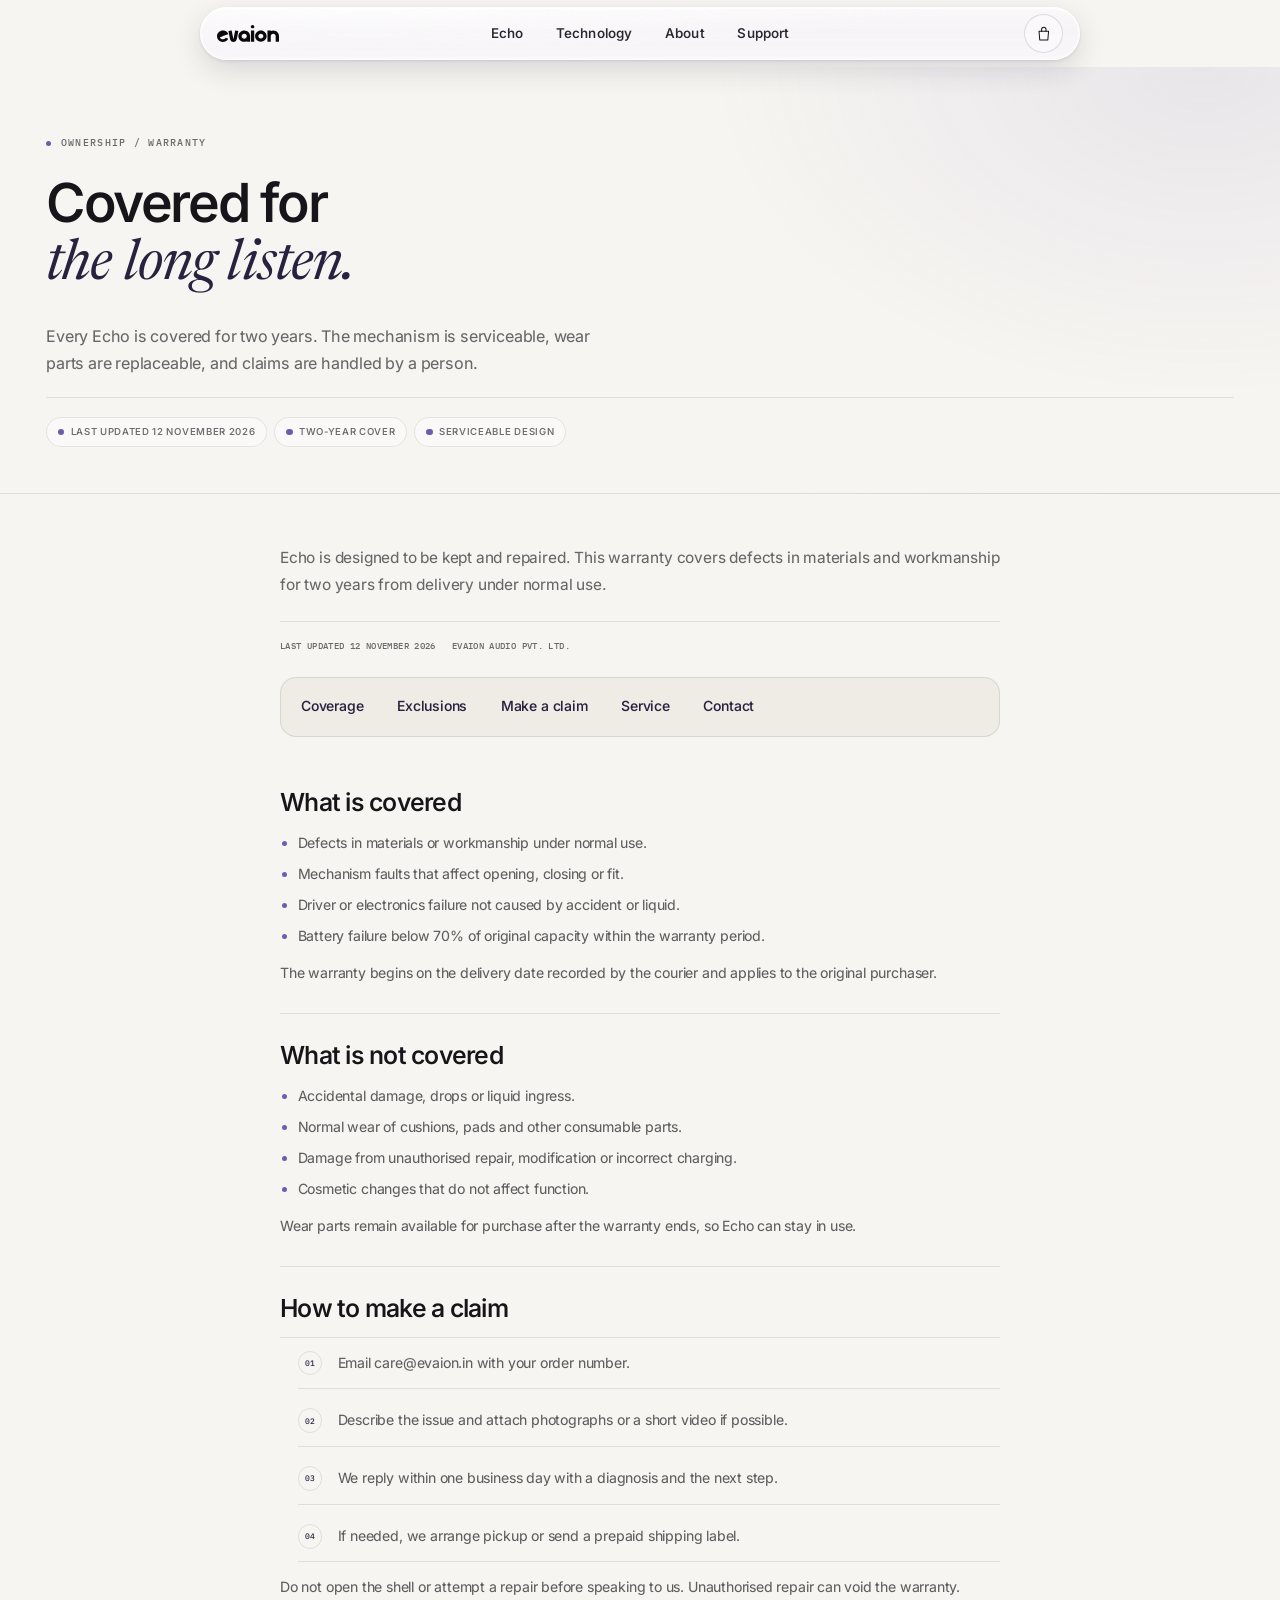
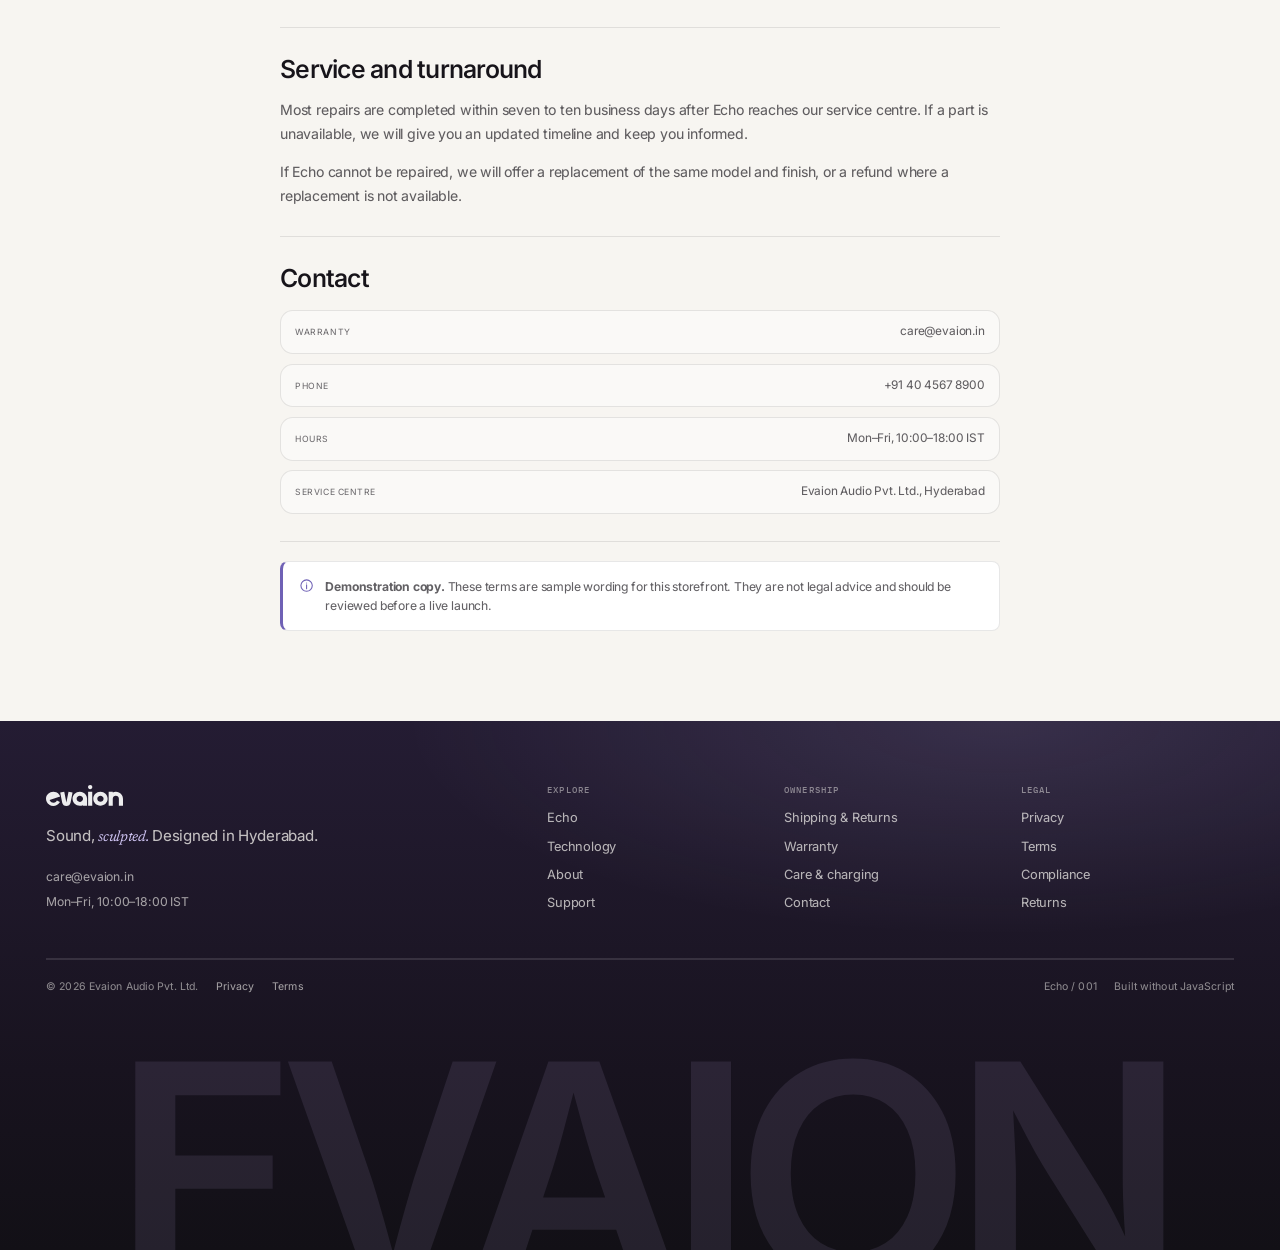
<file: warranty.html>
<!DOCTYPE html>

<html lang="en" data-sales-mode="buy">

<head>

  <meta charset="UTF-8">

  <meta name="viewport" content="width=device-width, initial-scale=1">

  <title>Warranty — Evaion Echo | Evaion</title>

  <meta name="description" content="Evaion Echo is covered for two years against defects in materials and workmanship. Read what is covered, what is excluded and how to claim.">

  <meta name="theme-color" content="#141017">

  <link rel="canonical" href="https://evaion.in/warranty.html">

  <meta name="robots" content="index, follow">



  <meta property="og:type" content="website">

  <meta property="og:site_name" content="Evaion">

  <meta property="og:title" content="Warranty — Evaion Echo | Evaion">

  <meta property="og:description" content="Evaion Echo is covered for two years against defects in materials and workmanship. Read what is covered, what is excluded and how to claim.">

  <meta property="og:url" content="https://evaion.in/warranty.html">

  <meta property="og:image" content="https://evaion.in/assets/og-echo.jpg">

  <meta property="og:image:width" content="1200">

  <meta property="og:image:height" content="630">

  <meta property="og:image:alt" content="Evaion Echo headphones in Violet Alloy">

  <meta name="twitter:card" content="summary_large_image">

  <meta name="twitter:title" content="Warranty — Evaion Echo | Evaion">

  <meta name="twitter:description" content="Evaion Echo is covered for two years against defects in materials and workmanship. Read what is covered, what is excluded and how to claim.">

  <meta name="twitter:image" content="https://evaion.in/assets/og-echo.jpg">



  <link rel="icon" href="assets/favicon-64.png" type="image/png">

  <link rel="apple-touch-icon" href="assets/apple-touch-icon.png">

  <link rel="preload" href="assets/fonts/inter-latin.woff2" as="font" type="font/woff2" crossorigin>

  <link rel="stylesheet" href="css/style.css">

  <link rel="stylesheet" href="css/editorial.css">

  <link rel="stylesheet" href="css/premium.css">

</head>

<body id="top" class="page-policy">

  <a class="skip-link" href="#main">Skip to content</a>

  <div class="scroll-progress" aria-hidden="true"></div>



  <header class="site-head theme-dark">

    <div class="shell headbar">

      <a class="brand" href="index.html" aria-label="Evaion — home">

        <span class="brand__plate">

          <img class="brand__icon" src="assets/evaion-icon.svg" alt="" width="220" height="229">

          <img class="brand__word" src="assets/evaion-wordmark.svg" alt="Evaion" width="359" height="102">

        </span>

      </a>



      <nav class="nav" aria-label="Primary">

        <a class="nav__link" href="echo.html">Echo</a>

        <a class="nav__link" href="technology.html">Technology</a>

        <a class="nav__link" href="about.html">About</a>

        <a class="nav__link" href="support.html">Support</a>

      </nav>



      <div class="head-actions">

        <input class="state" id="cart-open" type="checkbox" aria-label="Open shopping bag">

        <label class="icon-btn cart-trigger" for="cart-open">

          <svg viewBox="0 0 24 24" fill="none" stroke="currentColor" stroke-width="1.4" stroke-linecap="round" stroke-linejoin="round" aria-hidden="true">

            <path d="M5.5 8.5h13l-1 12h-11z"/><path d="M9 8.5V6.2a3 3 0 0 1 6 0v2.3"/>

          </svg>

          <span class="cart-count" aria-hidden="true"></span>

        </label>

        <input class="state" id="nav-open" type="checkbox" aria-label="Open navigation menu">

        <label class="menu-btn" for="nav-open"><span></span><span></span><span></span></label>

      </div>

    </div>

  </header>



  <main id="main">



    <section class="page-hero page-hero--art policy-hero" aria-labelledby="page-title">

      <div class="shell page-hero__inner">

        <div class="page-hero__copy">

          <p class="eyebrow eyebrow--dot">Ownership / Warranty</p>

          <h1 class="page-hero__title" id="page-title">Covered for<br><span class="serif">the long listen.</span></h1>

          <p class="page-hero__lede">Every Echo is covered for two years. The mechanism is serviceable, wear parts are replaceable, and claims are handled by a person.</p>

          <div class="page-hero__meta"><span><span class="dot" aria-hidden="true"></span> Last updated 12 November 2026</span><span><span class="dot" aria-hidden="true"></span> Two-year cover</span><span><span class="dot" aria-hidden="true"></span> Serviceable design</span></div>

        </div>

        <figure class="page-hero__art ">

          <img src="assets/art/warranty.svg" width="900" height="700" alt="A shield with a check mark beside an Echo ear cup" loading="eager" decoding="async">

        </figure>

      </div>

    </section>



    <div class="shell policy-layout policy-layout--single">

      <div class="policy-body">

        <p class="policy-intro">Echo is designed to be kept and repaired. This warranty covers defects in materials and workmanship for two years from delivery under normal use.</p>

        <p class="policy-updated"><span>Last updated 12 November 2026</span><span>Evaion Audio Pvt. Ltd.</span></p>



        <nav class="jump-nav jump-nav--policy" aria-label="In this policy">
          <a href="#coverage">Coverage</a>
          <a href="#exclusions">Exclusions</a>
          <a href="#claim">Make a claim</a>
          <a href="#service">Service</a>
          <a href="#contact">Contact</a>
        </nav>


        <section class="policy-section" id="coverage">

          <h2>What is covered</h2>

          <ul>

            <li>Defects in materials or workmanship under normal use.</li>

            <li>Mechanism faults that affect opening, closing or fit.</li>

            <li>Driver or electronics failure not caused by accident or liquid.</li>

            <li>Battery failure below 70% of original capacity within the warranty period.</li>

          </ul>

          <p>The warranty begins on the delivery date recorded by the courier and applies to the original purchaser.</p>

        </section>



        <section class="policy-section" id="exclusions">

          <h2>What is not covered</h2>

          <ul>

            <li>Accidental damage, drops or liquid ingress.</li>

            <li>Normal wear of cushions, pads and other consumable parts.</li>

            <li>Damage from unauthorised repair, modification or incorrect charging.</li>

            <li>Cosmetic changes that do not affect function.</li>

          </ul>

          <p>Wear parts remain available for purchase after the warranty ends, so Echo can stay in use.</p>

        </section>



        <section class="policy-section" id="claim">

          <h2>How to make a claim</h2>

          <ol class="steps">

            <li><span>Email <a href="mailto:care@evaion.in?subject=Echo%20warranty%20claim">care@evaion.in</a> with your order number.</span></li>

            <li><span>Describe the issue and attach photographs or a short video if possible.</span></li>

            <li><span>We reply within one business day with a diagnosis and the next step.</span></li>

            <li><span>If needed, we arrange pickup or send a prepaid shipping label.</span></li>

          </ol>

          <p>Do not open the shell or attempt a repair before speaking to us. Unauthorised repair can void the warranty.</p>

        </section>



        <section class="policy-section" id="service">

          <h2>Service and turnaround</h2>

          <p>Most repairs are completed within seven to ten business days after Echo reaches our service centre. If a part is unavailable, we will give you an updated timeline and keep you informed.</p>

          <p>If Echo cannot be repaired, we will offer a replacement of the same model and finish, or a refund where a replacement is not available.</p>

        </section>



        <section class="policy-section" id="contact">

          <h2>Contact</h2>

          <div class="policy-contact">

            <a href="mailto:care@evaion.in"><span>Warranty</span>care@evaion.in</a>

            <a href="tel:+914045678900"><span>Phone</span>+91 40 4567 8900</a>

            <div><span>Hours</span>Mon–Fri, 10:00–18:00 IST</div>

            <div><span>Service centre</span>Evaion Audio Pvt. Ltd., Hyderabad</div>

          </div>

        </section>

      <div class="policy-callout">

        <svg viewBox="0 0 20 20" fill="none" stroke="currentColor" stroke-width="1.4" stroke-linecap="round" aria-hidden="true"><circle cx="10" cy="10" r="7.5"/><path d="M10 9v5M10 6.5v.1"/></svg>

        <span><strong>Demonstration copy.</strong> These terms are sample wording for this storefront. They are not legal advice and should be reviewed before a live launch.</span>

      </div>

      </div>

    </div>

  </main>



  <footer class="site-foot theme-dark">

    <div class="shell">

      <div class="foot-top foot-top--compact">

        <div class="foot-brand">

          <a class="brand" href="index.html" aria-label="Evaion — home">

            <span class="brand__plate">

              <img class="brand__icon" src="assets/evaion-icon.svg" alt="" width="220" height="229">

              <img class="brand__word" src="assets/evaion-wordmark.svg" alt="Evaion" width="359" height="102">

            </span>

          </a>

          <p class="foot-brand__line">Sound, <span class="serif">sculpted.</span> Designed in Hyderabad.</p>

          <div class="foot-contact">

            <a href="mailto:care@evaion.in">care@evaion.in</a>

            <span>Mon–Fri, 10:00–18:00 IST</span>

          </div>

        </div>



        <div class="foot-grid">

          <div class="foot-col">

            <h2>Explore</h2>

            <a href="echo.html">Echo</a>

            <a href="technology.html">Technology</a>

            <a href="about.html">About</a>

            <a href="support.html">Support</a>

          </div>

          <div class="foot-col">

            <h2>Ownership</h2>

            <a href="shipping.html">Shipping &amp; Returns</a>

            <a href="warranty.html">Warranty</a>

            <a href="support.html#care">Care &amp; charging</a>

            <a href="support.html#contact">Contact</a>

          </div>

          <div class="foot-col">

            <h2>Legal</h2>

            <a href="privacy.html">Privacy</a>

            <a href="terms.html">Terms</a>

            <a href="echo.html#compliance">Compliance</a>

            <a href="shipping.html#returns">Returns</a>

          </div>

        </div>

      </div>



      <div class="foot-bottom">

        <div class="foot-bottom__legal">

          <span>© 2026 Evaion Audio Pvt. Ltd.</span>

          <a href="privacy.html">Privacy</a>

          <a href="terms.html">Terms</a>

        </div>

        <div class="foot-bottom__meta">

          <span>Echo / 001</span>

          <span>Built without JavaScript</span>

        </div>

      </div>

    </div>

  </footer>



  <div class="nav-sheet theme-dark" id="mobile-menu" role="region" aria-label="Site menu">

    <div class="nav-sheet__inner shell">

      <div class="nav-sheet__top">

        <p class="mono">Menu / Evaion</p>

        <p class="mono" style="color:var(--lime);">Hyderabad, India</p>

      </div>



      <nav aria-label="Mobile">

        <ul class="nav-sheet__links">

          <li><a href="echo.html"><span>01</span><span>Echo</span><svg viewBox="0 0 16 16" fill="none" stroke="currentColor" stroke-width="1.4" stroke-linecap="round" stroke-linejoin="round" aria-hidden="true"><path d="M3 13 13 3M5 3h8v8"/></svg></a></li>

          <li><a href="technology.html"><span>02</span><span>Technology</span><svg viewBox="0 0 16 16" fill="none" stroke="currentColor" stroke-width="1.4" stroke-linecap="round" stroke-linejoin="round" aria-hidden="true"><path d="M3 13 13 3M5 3h8v8"/></svg></a></li>

          <li><a href="about.html"><span>03</span><span>About</span><svg viewBox="0 0 16 16" fill="none" stroke="currentColor" stroke-width="1.4" stroke-linecap="round" stroke-linejoin="round" aria-hidden="true"><path d="M3 13 13 3M5 3h8v8"/></svg></a></li>

          <li><a href="support.html"><span>04</span><span>Support</span><svg viewBox="0 0 16 16" fill="none" stroke="currentColor" stroke-width="1.4" stroke-linecap="round" stroke-linejoin="round" aria-hidden="true"><path d="M3 13 13 3M5 3h8v8"/></svg></a></li>

        </ul>

      </nav>



      <div class="nav-sheet__foot">

        <div class="nav-sheet__foot-links">

          <a href="shipping.html">Shipping &amp; Returns</a>

          <a href="warranty.html">Warranty</a>

          <a href="privacy.html">Privacy</a>

          <a href="terms.html">Terms</a>

        </div>

        <p class="nav-sheet__note">Echo is one product, one finish. Questions? Write to <a href="mailto:care@evaion.in">care@evaion.in</a>.</p>

      </div>

    </div>

  </div>



  <div class="cart-layer" role="region" aria-label="Shopping bag">

    <label class="cart-scrim cart-scrim--open" for="cart-open" aria-label="Close shopping bag"></label>

    <label class="cart-scrim cart-scrim--filled" for="cart-filled" aria-label="Close shopping bag"></label>



    <section class="cart-drawer theme-dark">

      <div class="cart-drawer__head">

        <div>

          <h2 id="cart-title">Your bag</h2>

          <p class="cart-drawer__count">Echo / Violet Alloy</p>

        </div>

        

        <label class="icon-btn cart-close cart-close--open" for="cart-open" aria-label="Close shopping bag">

          <svg viewBox="0 0 20 20" fill="none" stroke="currentColor" stroke-width="1.4" stroke-linecap="round" aria-hidden="true"><path d="m5 5 10 10M15 5 5 15"/></svg>

        </label>



        

        <label class="icon-btn cart-close cart-close--filled" for="cart-filled" aria-label="Close shopping bag">

          <svg viewBox="0 0 20 20" fill="none" stroke="currentColor" stroke-width="1.4" stroke-linecap="round" aria-hidden="true"><path d="m5 5 10 10M15 5 5 15"/></svg>

        </label>



      </div>



      <div class="cart-drawer__body">



        <div class="cart-empty">

          <span class="cart-empty__mark" aria-hidden="true">

            <svg viewBox="0 0 24 24" fill="none" stroke="currentColor" stroke-width="1.3" stroke-linecap="round" stroke-linejoin="round"><path d="M5.5 8.5h13l-1 12h-11z"/><path d="M9 8.5V6.2a3 3 0 0 1 6 0v2.3"/></svg>

          </span>

          <h3>Nothing here yet.</h3>

          <p>Echo is one product in one finish. Add it to begin.</p>

          <a class="btn btn--primary btn--sm" href="echo.html">Discover Echo</a>

        </div>



      </div>



      <div class="cart-drawer__foot">

        <div class="cart-subtotal">

          <span class="cart-subtotal__label">Subtotal</span>

          <span class="cart-subtotal__value">

            <span class="total-qty total-qty--1">₹34,990</span>

            <span class="total-qty total-qty--2">₹69,980</span>

            <span class="total-qty total-qty--3">₹1,04,970</span>

          </span>

        </div>

        <p class="cart-tax-note">Taxes included. Free delivery across India.</p>

        <a class="btn btn--primary btn--block" href="checkout.html">

          Checkout

          <span class="btn__icon" aria-hidden="true"><svg viewBox="0 0 16 16" fill="none" stroke="currentColor" stroke-width="1.6" stroke-linecap="round" stroke-linejoin="round"><path d="M3 8h10M9 4l4 4-4 4"/></svg></span>

        </a>

        <label class="cart-continue cart-continue--filled" for="cart-filled">Continue browsing</label>

        <label class="cart-continue cart-continue--open" for="cart-open">Continue browsing</label>

      </div>



    </section>

  </div>



</body>

</html>
</file>
<file: css/style.css>
/* ==========================================================================
   EVAION — Echo flagship store
   A CSS-only, single-product commerce experience.

   Contents
   00  Fonts
   01  Tokens
   02  Reset and base
   03  Typography
   04  Layout utilities
   05  Buttons, tags and links
   06  Forms
   07  Header and mobile menu
   08  Cart drawer
   09  Footer
   10  Home — hero
   11  Home — statement
   12  Home — sphere transformation
   13  Home — bio-energy technology
   14  Home — materials
   15  Home — colourway and gallery
   16  Home — closing call to action
   17  Product — gallery and buy panel
   18  Product — content, specs and compliance
   19  Editorial pages
   20  Policy pages
   21  Checkout
   22  Confirmation
   23  Motion, view transitions and reduced motion
   24  Responsive
   25  Print
   ========================================================================== */


/* 00. Fonts
   --------------------------------------------------------------------------
   The brand guide names Nura + Inter 18PT for primary type and IBM Plex Mono
   + Newsreader for secondary type. Nura files were not supplied, so Inter is
   the licensed primary substitute. Everything is self-hosted and subset to
   Latin; the site makes no third-party requests.
   ========================================================================== */
@font-face {
  font-family: "Inter";
  font-style: normal;
  font-weight: 100 900;
  font-display: swap;
  src: url("../assets/fonts/inter-latin.woff2") format("woff2");
  unicode-range: U+0000-00FF, U+0131, U+0152-0153, U+02BB-02BC, U+02C6, U+02DA,
    U+02DC, U+0304, U+0308, U+0329, U+2000-206F, U+20AC, U+2122, U+2191,
    U+2193, U+2212, U+2215, U+FEFF, U+FFFD;
}

@font-face {
  font-family: "IBM Plex Mono";
  font-style: normal;
  font-weight: 400;
  font-display: swap;
  src: url("../assets/fonts/ibm-plex-mono-400-latin.woff2") format("woff2");
  unicode-range: U+0000-00FF, U+0131, U+0152-0153, U+02BB-02BC, U+02C6, U+02DA,
    U+02DC, U+0304, U+0308, U+0329, U+2000-206F, U+20AC, U+2122, U+2191,
    U+2193, U+2212, U+2215, U+FEFF, U+FFFD;
}

@font-face {
  font-family: "IBM Plex Mono";
  font-style: normal;
  font-weight: 500;
  font-display: swap;
  src: url("../assets/fonts/ibm-plex-mono-500-latin.woff2") format("woff2");
  unicode-range: U+0000-00FF, U+0131, U+0152-0153, U+02BB-02BC, U+02C6, U+02DA,
    U+02DC, U+0304, U+0308, U+0329, U+2000-206F, U+20AC, U+2122, U+2191,
    U+2193, U+2212, U+2215, U+FEFF, U+FFFD;
}

@font-face {
  font-family: "Newsreader";
  font-style: normal;
  font-weight: 400;
  font-display: swap;
  src: url("../assets/fonts/newsreader-400-latin.woff2") format("woff2");
  unicode-range: U+0000-00FF, U+0131, U+0152-0153, U+02BB-02BC, U+02C6, U+02DA,
    U+02DC, U+0304, U+0308, U+0329, U+2000-206F, U+20AC, U+2122, U+2191,
    U+2193, U+2212, U+2215, U+FEFF, U+FFFD;
}

@font-face {
  font-family: "Newsreader";
  font-style: italic;
  font-weight: 400;
  font-display: swap;
  src: url("../assets/fonts/newsreader-400-italic-latin.woff2") format("woff2");
  unicode-range: U+0000-00FF, U+0131, U+0152-0153, U+02BB-02BC, U+02C6, U+02DA,
    U+02DC, U+0304, U+0308, U+0329, U+2000-206F, U+20AC, U+2122, U+2191,
    U+2193, U+2212, U+2215, U+FEFF, U+FFFD;
}


/* 01. Tokens
   --------------------------------------------------------------------------
   Palette values are read from the official Evaion colour sheet. Violet is
   primary; off-black and off-white carry the composition; orange and lime are
   reserved for energy, focus and interaction.
   ========================================================================== */
:root {
  color-scheme: light;

  /* Core palette */
  --ink: #201e1f;
  --ink-deep: #141017;
  --ink-soft: #2b272b;
  --violet-deep: #2e1a47;
  --violet-mid: #4e3d78;
  --violet: #675faa;
  --violet-light: #918ad0;
  --paper: #f3f0fb;
  --paper-deep: #e9e4f4;
  --white: #fbfafe;
  --lime: #d7df23;
  --orange: #f15932;
  --orange-deep: #d74420;
  --amber: #f5b041;
  --stone: #cfc7bc;

  /* Gradients */
  --grad-hero: radial-gradient(120% 90% at 78% 12%, #49366d 0%, #2e1a47 38%, #19141f 76%);
  --grad-night: linear-gradient(150deg, #171219 0%, #201e1f 58%, #2e1a47 100%);
  --grad-violet: linear-gradient(145deg, #675faa 0%, #4b3b75 48%, #2e1a47 100%);
  --grad-ember: linear-gradient(135deg, #f15932 0%, #f5b041 100%);
  --grad-bio: radial-gradient(circle at 50% 50%, #d7df23 0%, #8f9d1f 32%, #2e1a47 68%, #141017 100%);
  --grad-glass: linear-gradient(145deg, rgba(255, 255, 255, 0.11), rgba(255, 255, 255, 0.025));
  --grad-line: linear-gradient(90deg, transparent, rgba(243, 240, 251, 0.3), transparent);
  --grad-text: linear-gradient(100deg, #f3f0fb 10%, #cdc4ec 52%, #f15932 96%);

  /* Semantic — light surface defaults */
  --bg: var(--paper);
  --fg: var(--ink);
  --muted: rgba(32, 30, 31, 0.7);
  --faint: rgba(32, 30, 31, 0.65);
  --line: rgba(32, 30, 31, 0.13);
  --line-strong: rgba(32, 30, 31, 0.24);
  --glass: rgba(255, 255, 255, 0.52);
  --glass-strong: rgba(255, 255, 255, 0.74);
  --card: rgba(255, 255, 255, 0.58);
  --focus: var(--violet-deep);
  --accent: var(--orange);

  /* Type */
  --font-display: "Inter", "Segoe UI", Arial, sans-serif;
  --font-body: "Inter", "Segoe UI", Arial, sans-serif;
  --font-mono: "IBM Plex Mono", "Consolas", monospace;
  --font-serif: "Newsreader", Georgia, "Times New Roman", serif;

  --step--1: clamp(0.72rem, 0.69rem + 0.14vw, 0.8rem);
  --step-0: clamp(0.98rem, 0.95rem + 0.16vw, 1.06rem);
  --step-1: clamp(1.12rem, 1.02rem + 0.45vw, 1.4rem);
  --step-2: clamp(1.4rem, 1.2rem + 0.9vw, 2rem);
  --step-3: clamp(1.85rem, 1.5rem + 1.7vw, 3rem);
  --step-4: clamp(2.5rem, 1.9rem + 3.1vw, 4.7rem);
  --step-5: clamp(3.25rem, 2.2rem + 5.2vw, 7.6rem);
  --step-6: clamp(4rem, 2.4rem + 8vw, 11rem);

  /* Structure */
  --max: 88rem;
  --max-text: 44rem;
  --gut: clamp(1.15rem, 4.4vw, 4.5rem);
  --header-h: 4.9rem;
  --r-xs: 0.45rem;
  --r-sm: 0.8rem;
  --r-md: 1.2rem;
  --r-lg: 1.8rem;
  --r-xl: 2.6rem;
  --r-2xl: 3.4rem;
  --r-pill: 100vmax;

  /* Depth */
  --shadow-sm: 0 0.6rem 1.8rem rgba(20, 16, 23, 0.1);
  --shadow-md: 0 1.5rem 4rem rgba(20, 16, 23, 0.16);
  --shadow-lg: 0 2.8rem 7rem rgba(20, 16, 23, 0.26);
  --shadow-glow: 0 0 3.5rem rgba(241, 89, 50, 0.22);
  --blur: 1.35rem;
  --blur-lg: 2.2rem;

  /* Motion */
  --ease: cubic-bezier(0.22, 1, 0.36, 1);
  --ease-soft: cubic-bezier(0.4, 0, 0.2, 1);
  --dur-1: 0.22s;
  --dur-2: 0.42s;
  --dur-3: 0.62s;
  --dur-4: 0.6s;

  /* Decorative */
  --grid-line: rgba(32, 30, 31, 0.055);
  --ring: rgba(103, 95, 170, 0.28);
}

.theme-dark {
  color-scheme: dark;
  --bg: var(--ink-deep);
  --fg: var(--paper);
  --muted: rgba(243, 240, 251, 0.7);
  --faint: rgba(243, 240, 251, 0.5);
  --line: rgba(243, 240, 251, 0.14);
  --line-strong: rgba(243, 240, 251, 0.26);
  --glass: rgba(243, 240, 251, 0.055);
  --glass-strong: rgba(243, 240, 251, 0.1);
  --card: rgba(243, 240, 251, 0.055);
  --focus: var(--lime);
  --grid-line: rgba(243, 240, 251, 0.055);
  --ring: rgba(243, 240, 251, 0.16);
  background: var(--bg);
  color: var(--fg);
}

.theme-light {
  color-scheme: light;
  --bg: var(--paper);
  --fg: var(--ink);
  --muted: rgba(32, 30, 31, 0.7);
  --faint: rgba(32, 30, 31, 0.65);
  --line: rgba(32, 30, 31, 0.13);
  --line-strong: rgba(32, 30, 31, 0.24);
  --glass: rgba(255, 255, 255, 0.52);
  --glass-strong: rgba(255, 255, 255, 0.74);
  --card: rgba(255, 255, 255, 0.58);
  --focus: var(--violet-deep);
  --grid-line: rgba(32, 30, 31, 0.055);
  --ring: rgba(103, 95, 170, 0.24);
  background: var(--bg);
  color: var(--fg);
}


/* 02. Reset and base
   ========================================================================== */
*,
*::before,
*::after {
  box-sizing: border-box;
}

* {
  margin: 0;
}

html {
  -webkit-text-size-adjust: 100%;
  scroll-behavior: smooth;
  scroll-padding-top: calc(var(--header-h) + 1.5rem);
  background: var(--ink-deep);
}

@supports (interpolate-size: allow-keywords) {
  html {
    interpolate-size: allow-keywords;
  }
}

body {
  min-width: 20rem;
  background: var(--paper);
  color: var(--ink);
  font-family: var(--font-body);
  font-size: var(--step-0);
  font-weight: 420;
  line-height: 1.62;
  letter-spacing: -0.012em;
  text-rendering: optimizeLegibility;
  -webkit-font-smoothing: antialiased;
  overflow-x: clip;
}

body:has(#cart-open:checked),
body:has(#cart-filled:checked) {
  overflow: hidden;
}

@media (width < 56.25rem) {
  body:has(#nav-open:checked) {
    overflow: hidden;
  }
}

img,
svg,
picture {
  display: block;
  max-width: 100%;
}

img {
  height: auto;
}

input,
button,
textarea,
select {
  font: inherit;
  color: inherit;
}

button {
  cursor: pointer;
  background: none;
  border: 0;
}

a {
  color: inherit;
  text-decoration: none;
}

ul,
ol {
  padding: 0;
  list-style: none;
}

table {
  border-collapse: collapse;
  width: 100%;
}

summary {
  list-style: none;
  cursor: pointer;
}

summary::-webkit-details-marker {
  display: none;
}

hr {
  border: 0;
  border-top: 1px solid var(--line);
}

::selection {
  background: var(--lime);
  color: var(--ink);
}

:where(a, button, input, select, textarea, summary, label, [tabindex]):focus-visible {
  outline: 2px solid var(--focus);
  outline-offset: 3px;
  border-radius: 0.35rem;
}

a,
button,
input,
label,
summary {
  -webkit-tap-highlight-color: transparent;
}

.site-head a:focus-visible,
.site-foot a:focus-visible,
.theme-dark a:focus-visible,
.theme-dark button:focus-visible,
.theme-dark summary:focus-visible {
  outline-color: var(--lime);
}

.theme-light a:focus-visible,
.theme-light button:focus-visible,
.theme-light summary:focus-visible {
  outline-color: var(--violet-deep);
}

::-webkit-scrollbar {
  width: 0.7rem;
}

::-webkit-scrollbar-track {
  background: var(--ink-deep);
}

::-webkit-scrollbar-thumb {
  background: var(--violet-mid);
  border: 0.18rem solid var(--ink-deep);
  border-radius: 1rem;
}


/* 03. Typography
   ========================================================================== */
h1,
h2,
h3,
h4,
h5,
h6 {
  font-family: var(--font-display);
  font-weight: 500;
  line-height: 0.98;
  letter-spacing: -0.045em;
  text-wrap: balance;
}

p {
  text-wrap: pretty;
}

.display {
  font-size: var(--step-5);
  font-weight: 480;
  line-height: 0.9;
  letter-spacing: -0.06em;
}

.h2 {
  font-size: var(--step-4);
  font-weight: 480;
  line-height: 0.94;
  letter-spacing: -0.052em;
}

.h3 {
  font-size: var(--step-3);
  line-height: 1;
  letter-spacing: -0.045em;
}

.h4 {
  font-size: var(--step-2);
  line-height: 1.05;
  letter-spacing: -0.035em;
}

.serif {
  font-family: var(--font-serif);
  font-style: italic;
  font-weight: 400;
  letter-spacing: -0.025em;
}

.mono,
.eyebrow {
  font-family: var(--font-mono);
  font-size: 0.68rem;
  font-weight: 500;
  line-height: 1.4;
  letter-spacing: 0.16em;
  text-transform: uppercase;
}

.eyebrow {
  display: inline-flex;
  align-items: center;
  gap: 0.65rem;
  color: var(--muted);
}

.eyebrow::before {
  width: 1.65rem;
  height: 1px;
  background: currentColor;
  content: "";
  opacity: 0.55;
}

.eyebrow--dot::before {
  width: 0.42rem;
  height: 0.42rem;
  border-radius: 50%;
  background: var(--lime);
  opacity: 1;
  box-shadow: 0 0 0 0.28rem rgba(215, 223, 35, 0.13);
}

.lede {
  max-width: 38rem;
  color: var(--muted);
  font-size: var(--step-1);
  line-height: 1.5;
  letter-spacing: -0.018em;
}

.small {
  font-size: 0.84rem;
  line-height: 1.55;
}

.fine {
  color: var(--faint);
  font-size: 0.75rem;
  line-height: 1.6;
  letter-spacing: 0.005em;
}

.muted {
  color: var(--muted);
}

.faint {
  color: var(--faint);
}

.ink {
  color: var(--ink);
}

.paper {
  color: var(--paper);
}

.lime {
  color: var(--lime);
}

.orange {
  color: var(--orange);
}

.violet {
  color: var(--violet);
}

.nowrap {
  white-space: nowrap;
}

.balance {
  text-wrap: balance;
}

.ph {
  display: inline-block;
  padding: 0.05em 0.34em 0.08em;
  border: 1px dashed currentColor;
  border-radius: 0.28rem;
  font-family: var(--font-mono);
  font-size: 0.7em;
  font-weight: 400;
  line-height: 1.3;
  letter-spacing: 0.015em;
  text-transform: uppercase;
  white-space: nowrap;
  vertical-align: 0.08em;
}

.ph--block {
  display: inline-block;
  margin-top: 0.4rem;
}

.kicker {
  display: flex;
  align-items: center;
  gap: 0.7rem;
  color: var(--faint);
  font-family: var(--font-mono);
  font-size: 0.64rem;
  letter-spacing: 0.14em;
  text-transform: uppercase;
}

.kicker span {
  color: var(--fg);
}


/* 04. Layout utilities
   ========================================================================== */
.shell {
  width: min(100% - (var(--gut) * 2), var(--max));
  margin-inline: auto;
}

.shell--narrow {
  width: min(100% - (var(--gut) * 2), 66rem);
  margin-inline: auto;
}

.shell--text {
  width: min(100% - (var(--gut) * 2), var(--max-text));
  margin-inline: auto;
}

.section {
  position: relative;
  padding-block: clamp(4.5rem, 9.5vw, 8.5rem);
  background: var(--bg);
  color: var(--fg);
}

.section--tight {
  padding-block: clamp(3rem, 6vw, 5.5rem);
}

.section--flush {
  padding-block: 0;
}

.section--top {
  padding-top: clamp(2rem, 4vw, 3.5rem);
}

.section--bottom {
  padding-bottom: clamp(2rem, 4vw, 3.5rem);
}

.section--line {
  border-top: 1px solid var(--line);
}

.section--grid {
  position: relative;
  isolation: isolate;
}

.section--grid::before {
  position: absolute;
  z-index: -1;
  inset: 0;
  background-image: linear-gradient(var(--grid-line) 1px, transparent 1px),
    linear-gradient(90deg, var(--grid-line) 1px, transparent 1px);
  background-size: 5.5rem 5.5rem;
  content: "";
  mask-image: radial-gradient(ellipse 85% 75% at 50% 45%, #000 0%, transparent 78%);
  -webkit-mask-image: radial-gradient(ellipse 85% 75% at 50% 45%, #000 0%, transparent 78%);
  pointer-events: none;
}

.stack {
  display: flex;
  flex-direction: column;
  align-items: flex-start;
  gap: 1.3rem;
}

.split {
  display: grid;
  grid-template-columns: minmax(0, 1fr);
  gap: 2rem;
}

.rule {
  width: 100%;
  height: 1px;
  background: var(--line);
}

.rule--grad {
  background: var(--grad-line);
}

.visually-hidden,
.state,
.sr-only {
  position: absolute !important;
  width: 1px !important;
  height: 1px !important;
  padding: 0 !important;
  border: 0 !important;
  margin: -1px !important;
  overflow: hidden !important;
  clip: rect(0 0 0 0) !important;
  clip-path: inset(50%) !important;
  white-space: nowrap !important;
}

.skip-link {
  position: fixed;
  z-index: 1000;
  top: 0.8rem;
  left: 0.8rem;
  padding: 0.8rem 1.1rem;
  border-radius: 0.6rem;
  background: var(--lime);
  color: var(--ink);
  font-family: var(--font-mono);
  font-size: 0.72rem;
  letter-spacing: 0.1em;
  text-transform: uppercase;
  transform: translateY(-180%);
  transition: transform var(--dur-2) var(--ease);
}

.skip-link:focus {
  transform: none;
}

.ring-mark {
  position: relative;
  border: 1px solid var(--line);
  border-radius: 50%;
}

.ring-mark::before,
.ring-mark::after {
  position: absolute;
  border: 1px solid var(--line);
  border-radius: inherit;
  content: "";
  inset: 12%;
}

.ring-mark::after {
  inset: 26%;
  border-style: dashed;
  opacity: 0.65;
}

.noise {
  position: absolute;
  z-index: 0;
  inset: 0;
  opacity: 0.17;
  pointer-events: none;
}

.noise::before {
  position: absolute;
  inset: 0;
  background-image: url("../assets/derived/pixel-pattern.png");
  background-size: 26rem;
  content: "";
  opacity: 0.2;
  mix-blend-mode: screen;
}

.sec-head {
  display: grid;
  gap: 1.3rem;
  align-items: end;
  margin-bottom: clamp(2.3rem, 4.5vw, 4rem);
}

.sec-head__meta {
  display: flex;
  flex-wrap: wrap;
  align-items: center;
  gap: 1rem;
}

.sec-head__title {
  max-width: 15ch;
  font-size: var(--step-4);
  font-weight: 480;
  line-height: 0.95;
  letter-spacing: -0.052em;
}

.sec-head__title--wide {
  max-width: 20ch;
}

.sec-head__copy {
  max-width: 31rem;
  color: var(--muted);
  font-size: 0.98rem;
  line-height: 1.65;
}

.sec-head__aside {
  display: grid;
  gap: 1rem;
  max-width: 32rem;
  justify-self: start;
}

.sec-head__rule {
  width: 100%;
  height: 1px;
  margin-top: 0.4rem;
  background: var(--line);
}

.idx {
  color: var(--faint);
  font-family: var(--font-mono);
  font-size: 0.66rem;
  letter-spacing: 0.12em;
}

.tag {
  display: inline-flex;
  align-items: center;
  gap: 0.45rem;
  min-height: 1.8rem;
  padding: 0.32rem 0.68rem;
  border: 1px solid var(--line);
  border-radius: var(--r-pill);
  color: var(--muted);
  font-family: var(--font-mono);
  font-size: 0.62rem;
  letter-spacing: 0.1em;
  line-height: 1;
  text-transform: uppercase;
  white-space: nowrap;
}

.tag--lime {
  border-color: transparent;
  background: var(--lime);
  color: var(--ink);
}

.tag--orange {
  border-color: transparent;
  background: var(--orange);
  color: var(--ink);
}

.tag--violet {
  border-color: transparent;
  background: var(--violet);
  color: var(--white);
}

.tag--glass {
  background: rgba(243, 240, 251, 0.07);
  backdrop-filter: blur(12px);
  -webkit-backdrop-filter: blur(12px);
}

.dot {
  width: 0.4rem;
  height: 0.4rem;
  border-radius: 50%;
  background: currentColor;
}

.dot--lime {
  background: var(--lime);
  box-shadow: 0 0 0 0.24rem rgba(215, 223, 35, 0.12);
}

.dot--pulse {
  animation: dot-pulse 2.4s var(--ease-soft) infinite;
}


/* 05. Buttons, tags and links
   ========================================================================== */
.btn {
  position: relative;
  display: inline-flex;
  align-items: center;
  justify-content: center;
  gap: 0.7rem;
  min-height: 3.15rem;
  padding: 0.82rem 1.25rem 0.82rem 1.4rem;
  overflow: hidden;
  border: 1px solid transparent;
  border-radius: var(--r-pill);
  background: transparent;
  color: var(--fg);
  font-family: var(--font-body);
  font-size: 0.86rem;
  font-weight: 560;
  line-height: 1;
  letter-spacing: -0.01em;
  text-align: center;
  white-space: nowrap;
  isolation: isolate;
  transition: transform var(--dur-2) var(--ease), background-color var(--dur-2) var(--ease),
    border-color var(--dur-2) var(--ease), color var(--dur-2) var(--ease),
    box-shadow var(--dur-2) var(--ease);
}

.btn::before {
  position: absolute;
  z-index: -1;
  top: -50%;
  bottom: -50%;
  left: -80%;
  width: 45%;
  background: linear-gradient(90deg, transparent, rgba(255, 255, 255, 0.3), transparent);
  content: "";
  transform: skewX(-18deg);
  transition: left var(--dur-4) var(--ease);
}

.btn:hover::before {
  left: 130%;
}

.btn:hover {
  transform: translateY(-2px);
}

.btn:active {
  transform: translateY(0) scale(0.985);
}

.btn__icon {
  display: inline-grid;
  place-items: center;
  width: 1.65rem;
  height: 1.65rem;
  margin-right: -0.45rem;
  border-radius: 50%;
  background: rgba(32, 30, 31, 0.1);
  transition: transform var(--dur-2) var(--ease), background-color var(--dur-2) var(--ease);
}

.btn:hover .btn__icon {
  transform: translateX(0.16rem);
}

.btn__icon svg {
  width: 0.78rem;
  height: 0.78rem;
}

.btn--primary {
  background: var(--orange);
  color: var(--ink);
  box-shadow: inset 0 1px 0 rgba(255, 255, 255, 0.28), 0 0.8rem 2rem rgba(241, 89, 50, 0.16);
}

.btn--primary:hover {
  background: #ff6840;
  box-shadow: inset 0 1px 0 rgba(255, 255, 255, 0.3), 0 1rem 2.6rem rgba(241, 89, 50, 0.28);
}

.btn--primary .btn__icon {
  background: rgba(32, 30, 31, 0.14);
}

.btn--lime {
  background: var(--lime);
  color: var(--ink);
  box-shadow: inset 0 1px 0 rgba(255, 255, 255, 0.3), 0 0 2.4rem rgba(215, 223, 35, 0.12);
}

.btn--lime:hover {
  background: #e5ed39;
}

.btn--light {
  background: var(--paper);
  color: var(--ink);
}

.btn--light:hover {
  background: #ffffff;
}

.btn--dark {
  background: var(--ink);
  color: var(--paper);
}

.btn--dark:hover {
  background: #2f2b30;
}

.btn--ghost {
  border-color: var(--line-strong);
  background: rgba(255, 255, 255, 0.035);
  color: var(--fg);
  backdrop-filter: blur(12px);
  -webkit-backdrop-filter: blur(12px);
}

.btn--ghost:hover {
  border-color: var(--fg);
  background: rgba(255, 255, 255, 0.08);
}

.btn--ghost .btn__icon {
  background: rgba(255, 255, 255, 0.08);
}

.btn--outline {
  border-color: var(--line-strong);
  color: var(--fg);
}

.btn--outline:hover {
  border-color: var(--fg);
  background: var(--fg);
  color: var(--bg);
}

.btn--sm {
  min-height: 2.6rem;
  padding: 0.62rem 0.95rem 0.62rem 1.1rem;
  font-size: 0.78rem;
}

.btn--sm .btn__icon {
  width: 1.4rem;
  height: 1.4rem;
}

.btn--lg {
  min-height: 3.6rem;
  padding: 0.95rem 1.55rem 0.95rem 1.75rem;
  font-size: 0.94rem;
}

.btn--lg .btn__icon {
  width: 1.9rem;
  height: 1.9rem;
}

.btn--block {
  width: 100%;
}

.btn--icon-only {
  width: 3.15rem;
  padding: 0;
}

.text-link {
  position: relative;
  display: inline-flex;
  align-items: center;
  gap: 0.45rem;
  padding-bottom: 0.18rem;
  color: var(--fg);
  font-size: 0.86rem;
  font-weight: 520;
  line-height: 1.2;
}

.text-link::after {
  position: absolute;
  right: 0;
  bottom: 0;
  left: 0;
  height: 1px;
  background: currentColor;
  content: "";
  opacity: 0.35;
  transform-origin: left;
  transition: transform var(--dur-2) var(--ease), opacity var(--dur-2) var(--ease);
}

.text-link:hover::after {
  opacity: 0.9;
}

.text-link svg {
  width: 0.72rem;
  height: 0.72rem;
  transition: transform var(--dur-2) var(--ease);
}

.text-link:hover svg {
  transform: translate(0.12rem, -0.12rem);
}

.text-link--muted {
  color: var(--muted);
}

.link-row {
  display: flex;
  flex-wrap: wrap;
  gap: 1rem 1.5rem;
  align-items: center;
}

.icon-btn {
  display: inline-grid;
  place-items: center;
  width: 2.75rem;
  height: 2.75rem;
  border: 1px solid var(--line);
  border-radius: 50%;
  color: inherit;
  transition: background-color var(--dur-2) var(--ease), border-color var(--dur-2) var(--ease),
    transform var(--dur-2) var(--ease);
}

.icon-btn:hover {
  border-color: var(--fg);
  background: rgba(255, 255, 255, 0.07);
  transform: rotate(-6deg);
}

.icon-btn svg {
  width: 1.1rem;
  height: 1.1rem;
}


/* 06. Forms
   ========================================================================== */
.field {
  display: grid;
  gap: 0.45rem;
}

.field__label {
  display: flex;
  flex-wrap: wrap;
  gap: 0.4rem;
  align-items: baseline;
  justify-content: space-between;
  color: var(--muted);
  font-family: var(--font-mono);
  font-size: 0.62rem;
  letter-spacing: 0.1em;
  text-transform: uppercase;
}

.field__label .optional {
  color: var(--faint);
  letter-spacing: 0.02em;
  text-transform: none;
}

.field input,
.field select,
.field textarea {
  width: 100%;
  min-height: 3.2rem;
  padding: 0.78rem 0.95rem;
  border: 1px solid var(--line);
  border-radius: var(--r-sm);
  background: rgba(255, 255, 255, 0.38);
  color: var(--fg);
  font-size: 0.94rem;
  line-height: 1.4;
  transition: border-color var(--dur-2) var(--ease), background-color var(--dur-2) var(--ease),
    box-shadow var(--dur-2) var(--ease);
}

.theme-dark .field input,
.theme-dark .field select,
.theme-dark .field textarea {
  background: rgba(243, 240, 251, 0.045);
}

.field textarea {
  min-height: 8rem;
  resize: vertical;
}

.field input:hover,
.field select:hover,
.field textarea:hover {
  border-color: var(--line-strong);
}

.field input:focus,
.field select:focus,
.field textarea:focus {
  border-color: var(--violet);
  background: var(--white);
  outline: none;
  box-shadow: 0 0 0 3px rgba(103, 95, 170, 0.16);
}

.theme-dark .field input:focus,
.theme-dark .field select:focus,
.theme-dark .field textarea:focus {
  border-color: var(--lime);
  background: rgba(243, 240, 251, 0.08);
  box-shadow: 0 0 0 3px rgba(215, 223, 35, 0.14);
}

.field input::placeholder,
.field textarea::placeholder {
  color: var(--faint);
}

.field input:user-invalid {
  border-color: var(--orange);
}

.field__hint {
  color: var(--faint);
  font-size: 0.72rem;
  line-height: 1.45;
}

.check {
  display: flex;
  gap: 0.65rem;
  align-items: flex-start;
  color: var(--muted);
  font-size: 0.78rem;
  line-height: 1.5;
  cursor: pointer;
}

.check input {
  flex: 0 0 auto;
  width: 1.05rem;
  height: 1.05rem;
  margin-top: 0.15rem;
  accent-color: var(--violet);
}

.form-note {
  display: flex;
  gap: 0.55rem;
  align-items: flex-start;
  padding: 0.8rem 0.9rem;
  border: 1px solid var(--line);
  border-radius: var(--r-sm);
  background: rgba(243, 240, 251, 0.045);
  color: var(--faint);
  font-size: 0.72rem;
  line-height: 1.55;
}

.form-note svg {
  flex: 0 0 auto;
  width: 0.9rem;
  height: 0.9rem;
  margin-top: 0.12rem;
}


/* 07. Header and mobile menu
   ========================================================================== */
.site-head {
  position: sticky;
  z-index: 100;
  top: 0;
  border-bottom: 1px solid rgba(243, 240, 251, 0.1);
  background: rgba(20, 16, 23, 0.84);
  color: var(--paper);
  backdrop-filter: blur(1.4rem) saturate(160%);
  -webkit-backdrop-filter: blur(1.4rem) saturate(160%);
  box-shadow: 0 0.5rem 2.5rem rgba(10, 8, 12, 0.12);
}

.headbar {
  display: flex;
  align-items: center;
  justify-content: space-between;
  gap: 1.5rem;
  height: var(--header-h);
}

.brand {
  display: inline-flex;
  align-items: center;
  flex: 0 0 auto;
  border-radius: 0.62rem;
}

.brand__plate {
  display: inline-flex;
  align-items: center;
  gap: 0.42rem;
  min-height: 2.18rem;
  padding: 0.34rem 0.58rem;
  border-radius: 0.62rem;
  background: var(--paper);
  box-shadow: inset 0 0 0 1px rgba(32, 30, 31, 0.1), 0 0.35rem 1.2rem rgba(0, 0, 0, 0.16);
  transition: transform var(--dur-2) var(--ease), box-shadow var(--dur-2) var(--ease);
}

.brand:hover .brand__plate {
  transform: translateY(-1px);
  box-shadow: inset 0 0 0 1px rgba(32, 30, 31, 0.12), 0 0.55rem 1.5rem rgba(0, 0, 0, 0.2);
}

.brand__icon {
  width: 1.32rem;
  height: 1.38rem;
}

.brand__word {
  width: 4.1rem;
  height: auto;
}

.nav {
  display: none;
  align-items: center;
  gap: 0.25rem;
}

.nav__link {
  position: relative;
  display: inline-flex;
  align-items: center;
  gap: 0.42rem;
  padding: 0.55rem 0.72rem;
  border-radius: var(--r-pill);
  color: rgba(243, 240, 251, 0.84);
  font-size: 0.79rem;
  font-weight: 480;
  letter-spacing: 0.005em;
  transition: color var(--dur-2) var(--ease), background-color var(--dur-2) var(--ease);
}

.nav__link::before {
  width: 0.32rem;
  height: 0.32rem;
  border-radius: 50%;
  background: var(--lime);
  content: "";
  opacity: 0;
  transform: scale(0);
  transition: opacity var(--dur-2) var(--ease), transform var(--dur-2) var(--ease);
}

.nav__link:hover {
  background: rgba(243, 240, 251, 0.06);
  color: var(--paper);
}

.nav__link[aria-current="page"] {
  color: var(--paper);
}

.nav__link[aria-current="page"]::before {
  opacity: 1;
  transform: none;
}

.head-actions {
  display: flex;
  align-items: center;
  gap: 0.55rem;
}

.cart-trigger {
  position: relative;
  border-color: rgba(243, 240, 251, 0.16);
  color: var(--paper);
}

.cart-trigger:hover {
  background: rgba(243, 240, 251, 0.08);
}

.cart-count {
  position: absolute;
  top: -0.2rem;
  right: -0.16rem;
  display: grid;
  place-items: center;
  min-width: 1.12rem;
  height: 1.12rem;
  padding-inline: 0.18rem;
  border: 2px solid var(--ink-deep);
  border-radius: var(--r-pill);
  background: var(--lime);
  color: var(--ink);
  font-family: var(--font-mono);
  font-size: 0.55rem;
  font-weight: 500;
  line-height: 1;
  opacity: 0;
  transform: scale(0.7);
  transition: opacity var(--dur-2) var(--ease), transform var(--dur-2) var(--ease);
}

body:has(#cart-filled:checked) .cart-count {
  opacity: 1;
  transform: none;
}

.cart-count::after {
  content: "0";
}

body:has(#cart-filled:checked) .cart-count::after {
  content: "1";
}

body:has(#cart-filled:checked):has(#cq2:checked) .cart-count::after,
body:has(#cart-filled:checked):has(#pq2:checked) .cart-count::after {
  content: "2";
}

body:has(#cart-filled:checked):has(#cq3:checked) .cart-count::after,
body:has(#cart-filled:checked):has(#pq3:checked) .cart-count::after {
  content: "3";
}

.buy-link {
  display: none;
}

.menu-btn {
  --menu-line-gap: 0.3rem;
  --menu-line-height: 1px;
  --menu-line-offset: calc(var(--menu-line-gap) + var(--menu-line-height));

  display: inline-flex;
  flex-direction: column;
  align-items: center;
  justify-content: center;
  gap: var(--menu-line-gap);
  width: 2.75rem;
  height: 2.75rem;
  border: 1px solid rgba(243, 240, 251, 0.16);
  border-radius: 50%;
  color: var(--paper);
  cursor: pointer;
  transition: background-color var(--dur-2) var(--ease), border-color var(--dur-2) var(--ease);
}

.menu-btn span {
  display: block;
  width: 0.95rem;
  height: var(--menu-line-height);
  background: currentColor;
  transition: transform var(--dur-2) var(--ease), opacity var(--dur-1) var(--ease);
}

.menu-btn:hover {
  background: rgba(243, 240, 251, 0.08);
  border-color: rgba(243, 240, 251, 0.3);
}

#nav-open:focus-visible + .menu-btn,
#cart-open:focus-visible + .cart-trigger {
  outline: 2px solid var(--lime);
  outline-offset: 3px;
}

#nav-open:checked + .menu-btn span:first-child {
  transform: translateY(var(--menu-line-offset)) rotate(45deg);
}

#nav-open:checked + .menu-btn span:nth-child(2) {
  opacity: 0;
}

#nav-open:checked + .menu-btn span:last-child {
  transform: translateY(calc(-1 * var(--menu-line-offset))) rotate(-45deg);
}

.nav-sheet {
  position: fixed;
  z-index: 95;
  inset: 0;
  overflow-y: auto;
  overscroll-behavior: contain;
  background: var(--ink-deep);
  color: var(--paper);
  opacity: 0;
  visibility: hidden;
  pointer-events: none;
  transform: translateY(-1.2rem);
  transition: opacity var(--dur-3) var(--ease), transform var(--dur-3) var(--ease),
    visibility 0s linear var(--dur-3);
}

.nav-sheet::before {
  position: absolute;
  inset: 0;
  background: var(--grad-hero);
  content: "";
  opacity: 0.72;
  pointer-events: none;
}

.nav-sheet__inner {
  position: relative;
  z-index: 1;
  display: flex;
  flex-direction: column;
  min-height: 100svh;
  padding-top: calc(var(--header-h) + 2.4rem);
  padding-bottom: 2rem;
}

body:has(#nav-open:checked) .nav-sheet {
  opacity: 1;
  visibility: visible;
  pointer-events: auto;
  transform: none;
  transition: opacity var(--dur-3) var(--ease), transform var(--dur-3) var(--ease),
    visibility 0s;
}

.nav-sheet__top {
  display: flex;
  align-items: center;
  justify-content: space-between;
  gap: 1rem;
  padding-bottom: 1.6rem;
  border-bottom: 1px solid var(--line);
}

.nav-sheet__links {
  display: grid;
  margin-block: clamp(1.4rem, 4vw, 3rem);
}

.nav-sheet__links a {
  display: flex;
  align-items: baseline;
  justify-content: space-between;
  gap: 1rem;
  padding-block: clamp(0.55rem, 1.4vw, 0.9rem);
  border-bottom: 1px solid var(--line);
  font-size: clamp(2.1rem, 9vw, 4.6rem);
  font-weight: 480;
  line-height: 1;
  letter-spacing: -0.055em;
  opacity: 0;
  transform: translateY(1.1rem);
  transition: opacity var(--dur-3) var(--ease), transform var(--dur-3) var(--ease),
    color var(--dur-2) var(--ease);
}

.nav-sheet__links a span:first-child {
  color: var(--lime);
  font-family: var(--font-mono);
  font-size: 0.64rem;
  letter-spacing: 0.1em;
}

.nav-sheet__links a svg {
  width: 1.2rem;
  height: 1.2rem;
  opacity: 0.4;
  transition: transform var(--dur-2) var(--ease), opacity var(--dur-2) var(--ease);
}

.nav-sheet__links a:hover {
  color: var(--lime);
}

.nav-sheet__links a:hover svg {
  opacity: 1;
  transform: translate(0.2rem, -0.2rem);
}

body:has(#nav-open:checked) .nav-sheet__links a {
  opacity: 1;
  transform: none;
}

body:has(#nav-open:checked) .nav-sheet__links li:nth-child(1) a {
  transition-delay: 0.08s;
}

body:has(#nav-open:checked) .nav-sheet__links li:nth-child(2) a {
  transition-delay: 0.13s;
}

body:has(#nav-open:checked) .nav-sheet__links li:nth-child(3) a {
  transition-delay: 0.18s;
}

body:has(#nav-open:checked) .nav-sheet__links li:nth-child(4) a {
  transition-delay: 0.23s;
}

body:has(#nav-open:checked) .nav-sheet__links li:nth-child(5) a {
  transition-delay: 0.28s;
}

.nav-sheet__foot {
  display: grid;
  gap: 1.4rem;
  margin-top: auto;
  padding-top: 1.4rem;
  border-top: 1px solid var(--line);
  color: var(--muted);
  font-size: 0.82rem;
}

.nav-sheet__foot-links {
  display: flex;
  flex-wrap: wrap;
  gap: 0.75rem 1.4rem;
}

.nav-sheet__foot-links a {
  color: var(--muted);
  transition: color var(--dur-2) var(--ease);
}

.nav-sheet__foot-links a:hover {
  color: var(--paper);
}

.nav-sheet__note {
  max-width: 24rem;
  color: var(--faint);
  font-size: 0.74rem;
  line-height: 1.6;
}

.checkout-head .headbar {
  height: 4.5rem;
}

.secure-pill {
  display: inline-flex;
  align-items: center;
  gap: 0.45rem;
  padding: 0.42rem 0.7rem;
  border: 1px solid rgba(243, 240, 251, 0.16);
  border-radius: var(--r-pill);
  color: rgba(243, 240, 251, 0.84);
  font-family: var(--font-mono);
  font-size: 0.58rem;
  letter-spacing: 0.1em;
  text-transform: uppercase;
}

.secure-pill svg {
  width: 0.8rem;
  height: 0.8rem;
  color: var(--lime);
}


/* 08. Cart drawer
   ========================================================================== */
.cart-layer {
  position: fixed;
  z-index: 200;
  inset: 0;
  opacity: 0;
  visibility: hidden;
  pointer-events: none;
  transition: opacity var(--dur-3) var(--ease), visibility 0s linear var(--dur-3);
}

body:has(#cart-open:checked) .cart-layer,
body:has(#cart-filled:checked) .cart-layer {
  opacity: 1;
  visibility: visible;
  pointer-events: auto;
  transition: opacity var(--dur-3) var(--ease), visibility 0s;
}

.cart-scrim {
  position: absolute;
  inset: 0;
  background: rgba(10, 8, 12, 0.58);
  backdrop-filter: blur(0.35rem);
  -webkit-backdrop-filter: blur(0.35rem);
  cursor: pointer;
}

.cart-scrim--filled {
  display: none;
}

body:has(#cart-filled:checked) .cart-scrim--filled {
  display: block;
}

body:has(#cart-filled:checked) .cart-scrim--open {
  display: none;
}

.cart-drawer {
  position: absolute;
  top: 0;
  right: 0;
  display: flex;
  flex-direction: column;
  width: min(29rem, 100%);
  height: 100dvh;
  overflow: hidden;
  border-left: 1px solid rgba(243, 240, 251, 0.14);
  background: #19141e;
  color: var(--paper);
  box-shadow: -2rem 0 6rem rgba(0, 0, 0, 0.35);
  transform: translateX(102%);
  transition: transform var(--dur-3) var(--ease);
}

body:has(#cart-open:checked) .cart-drawer,
body:has(#cart-filled:checked) .cart-drawer {
  transform: none;
}

.cart-drawer__head {
  display: flex;
  align-items: center;
  justify-content: space-between;
  gap: 1rem;
  padding: 1.25rem 1.25rem 1rem;
  border-bottom: 1px solid var(--line);
}

.cart-drawer__head h2 {
  font-size: 1rem;
  font-weight: 520;
  letter-spacing: -0.02em;
}

.cart-drawer__count {
  color: var(--faint);
  font-family: var(--font-mono);
  font-size: 0.6rem;
  letter-spacing: 0.08em;
}

.cart-close {
  width: 2.2rem;
  height: 2.2rem;
  border-color: var(--line);
}

.cart-close--filled {
  display: none;
}

body:has(#cart-filled:checked) .cart-close--filled {
  display: inline-grid;
}

body:has(#cart-filled:checked) .cart-close--open {
  display: none;
}

.cart-drawer__body {
  flex: 1;
  overflow-y: auto;
  overscroll-behavior: contain;
  padding: 1.25rem;
}

.cart-empty {
  display: grid;
  gap: 1rem;
  min-height: 55vh;
  place-content: center;
  text-align: center;
}

body:has(#cart-filled:checked) .cart-empty {
  display: none;
}

.cart-empty__mark {
  display: grid;
  place-items: center;
  width: 5.4rem;
  height: 5.4rem;
  margin-inline: auto;
  border: 1px solid var(--line);
  border-radius: 50%;
  color: var(--lime);
}

.cart-empty__mark svg {
  width: 1.7rem;
  height: 1.7rem;
}

.cart-empty h3 {
  font-size: 1.3rem;
  font-weight: 500;
}

.cart-empty p {
  max-width: 17rem;
  margin-inline: auto;
  color: var(--muted);
  font-size: 0.82rem;
}

.cart-filled {
  display: none;
  gap: 1.2rem;
}

body:has(#cart-filled:checked) .cart-filled {
  display: grid;
}

.cart-line {
  display: grid;
  grid-template-columns: 5.4rem minmax(0, 1fr);
  gap: 0.9rem;
  padding-bottom: 1.2rem;
  border-bottom: 1px solid var(--line);
}

.cart-line__media {
  overflow: hidden;
  aspect-ratio: 1;
  border: 1px solid var(--line);
  border-radius: var(--r-sm);
  background: var(--orange);
}

.cart-line__media img {
  width: 100%;
  height: 100%;
  object-fit: cover;
}

.cart-line__info {
  display: flex;
  flex-direction: column;
  align-items: flex-start;
  justify-content: space-between;
  gap: 0.6rem;
}

.cart-line__name {
  font-size: 0.94rem;
  font-weight: 540;
  line-height: 1.2;
}

.cart-line__meta {
  color: var(--faint);
  font-family: var(--font-mono);
  font-size: 0.58rem;
  letter-spacing: 0.06em;
  text-transform: uppercase;
}

.cart-line__price {
  font-family: var(--font-mono);
  font-size: 0.78rem;
  letter-spacing: 0.02em;
}

.qty {
  display: inline-flex;
  align-items: center;
  border: 1px solid var(--line);
  border-radius: var(--r-pill);
  overflow: hidden;
}

.qty label {
  display: grid;
  place-items: center;
  width: 2rem;
  height: 1.9rem;
  color: var(--muted);
  font-family: var(--font-mono);
  font-size: 0.66rem;
  cursor: pointer;
  transition: background-color var(--dur-2) var(--ease), color var(--dur-2) var(--ease);
}

.qty label:hover {
  color: var(--fg);
  background: rgba(243, 240, 251, 0.06);
}

.qty input:checked + label {
  background: var(--lime);
  color: var(--ink);
}

body:has(#pq1:checked) .cart-qty label[for="pq1"],
body:has(#pq2:checked) .cart-qty label[for="pq2"],
body:has(#pq3:checked) .cart-qty label[for="pq3"] {
  background: var(--lime);
  color: var(--ink);
}

body:has(#pq1:checked) .qty--product label[for="pq1"],
body:has(#pq2:checked) .qty--product label[for="pq2"],
body:has(#pq3:checked) .qty--product label[for="pq3"] {
  background: var(--lime);
  color: var(--ink);
}

.qty input:focus-visible + label {
  outline: 2px solid var(--lime);
  outline-offset: 2px;
}

.cart-line__sub {
  display: flex;
  flex-wrap: wrap;
  gap: 0.85rem;
  align-items: center;
  justify-content: space-between;
}

.remove-link {
  color: var(--faint);
  font-family: var(--font-mono);
  font-size: 0.58rem;
  letter-spacing: 0.08em;
  text-transform: uppercase;
  cursor: pointer;
  transition: color var(--dur-2) var(--ease);
}

.remove-link:hover {
  color: var(--orange);
}

.cart-reassurance {
  display: grid;
  gap: 0.55rem;
  padding-top: 0.2rem;
  color: var(--faint);
  font-size: 0.72rem;
}

.cart-reassurance div {
  display: flex;
  gap: 0.5rem;
  align-items: center;
}

.cart-reassurance svg {
  width: 0.85rem;
  height: 0.85rem;
  color: var(--lime);
}

.cart-drawer__foot {
  display: none;
  padding: 1.15rem 1.25rem 1.4rem;
  border-top: 1px solid var(--line);
  background: rgba(243, 240, 251, 0.03);
}

body:has(#cart-filled:checked) .cart-drawer__foot {
  display: block;
}

.cart-subtotal {
  display: flex;
  align-items: baseline;
  justify-content: space-between;
  gap: 1rem;
  margin-bottom: 0.4rem;
}

.cart-subtotal__label {
  font-family: var(--font-mono);
  font-size: 0.64rem;
  letter-spacing: 0.1em;
  text-transform: uppercase;
}

.cart-subtotal__value {
  font-size: 1.1rem;
  font-weight: 540;
  letter-spacing: -0.03em;
}

.total-qty {
  display: none;
}

body:has(#cq1:checked) .total-qty--1,
body:has(#cq2:checked) .total-qty--2,
body:has(#cq3:checked) .total-qty--3,
body:has(#pq1:checked) .total-qty--1,
body:has(#pq2:checked) .total-qty--2,
body:has(#pq3:checked) .total-qty--3 {
  display: inline;
}

body:has(#pq1:checked) .unit-qty--1,
body:has(#pq2:checked) .unit-qty--2,
body:has(#pq3:checked) .unit-qty--3 {
  display: inline;
}

.unit-qty {
  display: none;
}

.cart-line__media img {
  object-position: 50% 56%;
}

.cart-tax-note {
  margin-bottom: 1rem;
  color: var(--faint);
  font-size: 0.68rem;
  line-height: 1.5;
}

.cart-foot-note {
  display: flex;
  align-items: flex-start;
  gap: 0.5rem;
  margin-top: 0.8rem;
  color: var(--faint);
  font-size: 0.66rem;
  line-height: 1.45;
}

.cart-foot-note svg {
  flex: 0 0 auto;
  width: 0.8rem;
  height: 0.8rem;
  margin-top: 0.08rem;
  color: var(--lime);
}

.cart-continue {
  display: flex;
  justify-content: center;
  margin-top: 0.75rem;
  color: var(--muted);
  font-family: var(--font-mono);
  font-size: 0.58rem;
  letter-spacing: 0.08em;
  text-transform: uppercase;
  cursor: pointer;
}

.cart-continue:hover {
  color: var(--paper);
}

.cart-continue--filled {
  display: none;
}

body:has(#cart-filled:checked) .cart-continue--filled {
  display: flex;
}

body:has(#cart-filled:checked) .cart-continue--open {
  display: none;
}

.cart-demo-note {
  margin-top: 1rem;
  padding-top: 0.9rem;
  border-top: 1px solid var(--line);
  color: rgba(243, 240, 251, 0.38);
  font-family: var(--font-mono);
  font-size: 0.55rem;
  line-height: 1.5;
  letter-spacing: 0.03em;
}


/* 09. Footer
   ========================================================================== */
.site-foot {
  position: relative;
  isolation: isolate;
  overflow: clip;
  padding-top: clamp(3.5rem, 7vw, 6rem);
  background: var(--ink-deep);
  color: var(--paper);
}

.site-foot::before {
  position: absolute;
  z-index: -1;
  inset: 0;
  background: radial-gradient(90% 100% at 85% 0%, rgba(103, 95, 170, 0.28) 0%, transparent 55%),
    radial-gradient(70% 80% at 10% 100%, rgba(241, 89, 50, 0.1) 0%, transparent 60%);
  content: "";
  pointer-events: none;
}

.site-foot::after {
  position: absolute;
  z-index: -1;
  top: 0;
  right: 0;
  left: 0;
  height: 1px;
  background: linear-gradient(90deg, transparent, rgba(215, 223, 35, 0.55), transparent);
  content: "";
  opacity: 0.55;
}

.foot-top {
  display: grid;
  grid-template-columns: minmax(0, 1fr);
  gap: 2.5rem;
  padding-bottom: clamp(2.5rem, 5vw, 4rem);
}

.foot-top--compact {
  gap: 2rem;
  padding-bottom: clamp(1.8rem, 3.5vw, 2.8rem);
}

.foot-brand {
  display: flex;
  flex-direction: column;
  align-items: flex-start;
  gap: 1.35rem;
}

.foot-brand .brand__plate {
  min-height: 2.6rem;
  padding: 0.45rem 0.7rem;
}

.foot-brand .brand__icon {
  width: 1.6rem;
  height: 1.68rem;
}

.foot-brand .brand__word {
  width: 4.8rem;
}

.foot-brand__line {
  max-width: 24rem;
  color: var(--muted);
  font-size: 1rem;
  line-height: 1.55;
  letter-spacing: -0.018em;
}

.foot-brand__line .serif {
  color: var(--lime);
}

.foot-contact {
  display: grid;
  gap: 0.35rem;
  color: var(--muted);
  font-size: 0.8rem;
}

.foot-contact a {
  width: fit-content;
  transition: color var(--dur-2) var(--ease);
}

.foot-contact a:hover {
  color: var(--paper);
}

.foot-grid {
  display: grid;
  grid-template-columns: repeat(2, minmax(0, 1fr));
  gap: 2rem 1.5rem;
}

.foot-col {
  display: flex;
  flex-direction: column;
  align-items: flex-start;
  gap: 0.8rem;
}

.foot-col h2 {
  margin-bottom: 0.35rem;
  color: var(--faint);
  font-family: var(--font-mono);
  font-size: 0.6rem;
  font-weight: 500;
  letter-spacing: 0.14em;
  text-transform: uppercase;
}

.foot-col a {
  position: relative;
  color: rgba(243, 240, 251, 0.66);
  font-size: 0.82rem;
  line-height: 1.4;
  transition: color var(--dur-2) var(--ease), transform var(--dur-2) var(--ease);
}

.foot-col a::before {
  position: absolute;
  top: 50%;
  left: -0.8rem;
  width: 0.3rem;
  height: 1px;
  background: var(--lime);
  content: "";
  opacity: 0;
  transform: translateX(-0.25rem);
  transition: opacity var(--dur-2) var(--ease), transform var(--dur-2) var(--ease);
}

.foot-col a:hover {
  color: var(--paper);
  transform: translateX(0.18rem);
}

.foot-col a:hover::before {
  opacity: 1;
  transform: none;
}

.foot-rings {
  position: absolute;
  z-index: -1;
  top: clamp(1rem, 4vw, 3rem);
  right: clamp(-8rem, -3vw, -2rem);
  width: clamp(17rem, 32vw, 31rem);
  aspect-ratio: 1;
  border: 1px solid rgba(243, 240, 251, 0.1);
  border-radius: 50%;
  pointer-events: none;
}

.foot-rings::before,
.foot-rings::after {
  position: absolute;
  border: 1px solid rgba(243, 240, 251, 0.1);
  border-radius: 50%;
  content: "";
  inset: 13%;
}

.foot-rings::after {
  inset: 31%;
  border-style: dashed;
  opacity: 0.7;
}

.foot-rings__dot {
  position: absolute;
  top: 31%;
  left: 4%;
  width: 0.55rem;
  height: 0.55rem;
  border-radius: 50%;
  background: var(--lime);
  box-shadow: 0 0 0 0.4rem rgba(215, 223, 35, 0.1);
}

.foot-bottom {
  display: grid;
  grid-template-columns: minmax(0, 1fr);
  gap: 1.2rem;
  align-items: center;
  padding-block: 1.4rem;
  border-top: 1px solid var(--line);
  color: var(--faint);
  font-family: var(--font-mono);
  font-size: 0.58rem;
  line-height: 1.5;
  letter-spacing: 0.04em;
  text-transform: uppercase;
}

.foot-bottom__legal {
  display: flex;
  flex-wrap: wrap;
  gap: 0.5rem 1.1rem;
}

.foot-bottom__legal a {
  transition: color var(--dur-2) var(--ease);
}

.foot-bottom__legal a:hover {
  color: var(--paper);
}

.foot-bottom__meta {
  display: flex;
  flex-wrap: wrap;
  gap: 0.5rem 1.1rem;
  align-items: center;
}

.foot-bottom__meta .dot {
  background: var(--lime);
}


/* 10. Home — hero
   ========================================================================== */
.hero {
  position: relative;
  isolation: isolate;
  overflow: clip;
  background: var(--grad-hero);
  color: var(--paper);
  padding-block: clamp(3rem, 6vw, 5.5rem) clamp(2rem, 4vw, 3.5rem);
}

.hero::before {
  position: absolute;
  z-index: -2;
  inset: 0;
  background-image: linear-gradient(rgba(243, 240, 251, 0.045) 1px, transparent 1px),
    linear-gradient(90deg, rgba(243, 240, 251, 0.045) 1px, transparent 1px);
  background-size: 5.5rem 5.5rem;
  content: "";
  mask-image: radial-gradient(ellipse 80% 85% at 62% 45%, #000 0%, transparent 76%);
  -webkit-mask-image: radial-gradient(ellipse 80% 85% at 62% 45%, #000 0%, transparent 76%);
  opacity: 0.7;
}

.hero::after {
  position: absolute;
  z-index: -1;
  top: 10%;
  left: 47%;
  width: 42rem;
  height: 42rem;
  border: 1px solid rgba(243, 240, 251, 0.07);
  border-radius: 50%;
  content: "";
  transform: translateX(-50%);
  pointer-events: none;
}

.hero-glow {
  position: absolute;
  z-index: -1;
  border-radius: 50%;
  filter: blur(4.5rem);
  pointer-events: none;
  will-change: transform;
}

.hero-glow--orange {
  top: -10%;
  right: -8%;
  width: min(42rem, 70vw);
  aspect-ratio: 1;
  background: radial-gradient(circle, rgba(241, 89, 50, 0.45) 0%, transparent 68%);
  opacity: 0.6;
  animation: drift 19s var(--ease-soft) infinite alternate;
}

.hero-glow--violet {
  bottom: -25%;
  left: -10%;
  width: min(38rem, 65vw);
  aspect-ratio: 1;
  background: radial-gradient(circle, rgba(103, 95, 170, 0.46) 0%, transparent 66%);
  opacity: 0.6;
  animation: drift 23s var(--ease-soft) -4s infinite alternate-reverse;
}

.hero__word {
  position: absolute;
  z-index: -1;
  right: -0.06em;
  bottom: -0.18em;
  color: transparent;
  font-family: var(--font-display);
  font-size: clamp(9rem, 24vw, 25rem);
  font-weight: 600;
  line-height: 0.7;
  letter-spacing: -0.09em;
  -webkit-text-stroke: 1px rgba(243, 240, 251, 0.07);
  user-select: none;
  pointer-events: none;
}

.hero__inner {
  display: grid;
  grid-template-columns: minmax(0, 1fr);
  gap: clamp(2.4rem, 5vw, 4.5rem);
  align-items: center;
}

.hero__copy {
  position: relative;
  z-index: 2;
  display: flex;
  flex-direction: column;
  align-items: flex-start;
  gap: 1.35rem;
}

.hero__eyebrow {
  display: flex;
  flex-wrap: wrap;
  gap: 0.65rem 1rem;
  align-items: center;
  color: rgba(243, 240, 251, 0.58);
  font-family: var(--font-mono);
  font-size: 0.62rem;
  letter-spacing: 0.13em;
  text-transform: uppercase;
}

.hero__eyebrow .tag {
  color: var(--paper);
}

.hero__title {
  max-width: 12ch;
  font-size: clamp(3.2rem, 7.6vw, 7.8rem);
  font-weight: 470;
  line-height: 0.88;
  letter-spacing: -0.065em;
}

.hero__title span {
  display: block;
}

.hero__title .serif {
  color: #d9d1ef;
  font-size: 1.01em;
  line-height: 0.9;
}

.hero__title .hero__dot {
  display: inline-block;
  color: var(--orange);
  transform: translateY(-0.03em);
}

.hero__lede {
  max-width: 30rem;
  color: rgba(243, 240, 251, 0.68);
  font-size: clamp(1rem, 1.3vw, 1.15rem);
  line-height: 1.55;
  letter-spacing: -0.015em;
}

.hero__lede strong {
  color: var(--paper);
  font-weight: 520;
}

.hero__actions {
  display: flex;
  flex-wrap: wrap;
  gap: 0.65rem;
  align-items: center;
  margin-top: 0.35rem;
}

.hero__meta {
  display: grid;
  grid-template-columns: repeat(2, minmax(0, 1fr));
  gap: 1rem 1.5rem;
  width: 100%;
  max-width: 32rem;
  margin-top: 1.2rem;
  padding-top: 1.25rem;
  border-top: 1px solid rgba(243, 240, 251, 0.14);
}

.hero__meta div {
  display: grid;
  gap: 0.3rem;
}

.hero__meta dt {
  color: rgba(243, 240, 251, 0.48);
  font-family: var(--font-mono);
  font-size: 0.57rem;
  letter-spacing: 0.11em;
  text-transform: uppercase;
}

.hero__meta dd {
  color: rgba(243, 240, 251, 0.84);
  font-size: 0.78rem;
  line-height: 1.4;
}

.hero__meta .status-inline {
  display: inline-flex;
  align-items: center;
  gap: 0.4rem;
  color: var(--lime);
  font-family: var(--font-mono);
  font-size: 0.68rem;
  letter-spacing: 0.02em;
}

.hero__visual {
  position: relative;
  width: min(100%, 34rem);
  margin-inline: auto;
  padding: clamp(1rem, 3vw, 2.2rem);
}

.hero-ring {
  position: absolute;
  z-index: -1;
  top: 50%;
  left: 50%;
  width: 118%;
  aspect-ratio: 1;
  border: 1px solid rgba(243, 240, 251, 0.12);
  border-radius: 50%;
  transform: translate(-50%, -50%);
  pointer-events: none;
}

.hero-ring::before {
  position: absolute;
  border: 1px dashed rgba(215, 223, 35, 0.2);
  border-radius: 50%;
  content: "";
  inset: 8%;
  animation: spin 42s linear infinite;
}

.hero-ring::after {
  position: absolute;
  top: 50%;
  left: 50%;
  width: 0.55rem;
  height: 0.55rem;
  border-radius: 50%;
  background: var(--lime);
  box-shadow: 0 0 0 0.4rem rgba(215, 223, 35, 0.09);
  content: "";
  transform: translate(-50%, -50%);
}

.hero-frame {
  position: relative;
  z-index: 1;
  overflow: hidden;
  aspect-ratio: 4 / 5;
  border: 1px solid rgba(243, 240, 251, 0.18);
  border-radius: var(--r-xl);
  background: var(--orange);
  box-shadow: 0 2.8rem 7rem rgba(10, 8, 12, 0.46), inset 0 0 0 1px rgba(255, 255, 255, 0.1);
  transform: rotate(1.6deg);
  transition: transform var(--dur-3) var(--ease), box-shadow var(--dur-3) var(--ease);
}

.hero-frame:hover {
  transform: rotate(0deg) translateY(-0.35rem);
  box-shadow: 0 3.5rem 8rem rgba(10, 8, 12, 0.5), inset 0 0 0 1px rgba(255, 255, 255, 0.14);
}

.hero-frame::after {
  position: absolute;
  inset: 0;
  background: linear-gradient(180deg, rgba(20, 16, 23, 0.02) 50%, rgba(20, 16, 23, 0.38) 100%);
  content: "";
  pointer-events: none;
}

.hero-frame img {
  width: 100%;
  height: 100%;
  object-fit: cover;
  object-position: 50% 55%;
  transition: transform var(--dur-4) var(--ease);
}

.hero-frame:hover img {
  transform: scale(1.025);
}

.hero-caption {
  position: absolute;
  z-index: 2;
  right: 1rem;
  bottom: 1rem;
  left: 1rem;
  display: flex;
  align-items: center;
  justify-content: space-between;
  gap: 0.8rem;
  padding: 0.68rem 0.8rem;
  border: 1px solid rgba(243, 240, 251, 0.18);
  border-radius: var(--r-sm);
  background: rgba(20, 16, 23, 0.48);
  color: var(--paper);
  font-family: var(--font-mono);
  font-size: 0.56rem;
  letter-spacing: 0.08em;
  text-transform: uppercase;
  backdrop-filter: blur(0.8rem);
  -webkit-backdrop-filter: blur(0.8rem);
}

.hero-caption span:last-child {
  color: var(--lime);
}

.hero-chip {
  position: absolute;
  z-index: 3;
  display: grid;
  gap: 0.15rem;
  min-width: 8.2rem;
  padding: 0.68rem 0.8rem;
  border: 1px solid rgba(243, 240, 251, 0.18);
  border-radius: var(--r-sm);
  background: rgba(243, 240, 251, 0.08);
  box-shadow: 0 1rem 2.5rem rgba(10, 8, 12, 0.24), inset 0 1px 0 rgba(255, 255, 255, 0.12);
  backdrop-filter: blur(1rem) saturate(140%);
  -webkit-backdrop-filter: blur(1rem) saturate(140%);
}

.hero-chip span {
  color: rgba(243, 240, 251, 0.5);
  font-family: var(--font-mono);
  font-size: 0.52rem;
  letter-spacing: 0.1em;
  text-transform: uppercase;
}

.hero-chip strong {
  color: var(--paper);
  font-size: 0.78rem;
  font-weight: 520;
  letter-spacing: -0.01em;
}

.hero-chip--a {
  top: 24%;
  left: -1.1rem;
}

.hero-chip--b {
  right: -0.9rem;
  bottom: 22%;
}

.hero-chip--b strong {
  color: var(--lime);
}

.hero-pixel {
  position: absolute;
  z-index: 3;
  top: -0.9rem;
  right: 1.2rem;
  width: 4.2rem;
  aspect-ratio: 1;
  overflow: hidden;
  border: 1px solid rgba(243, 240, 251, 0.2);
  border-radius: 0.6rem;
  background: var(--paper);
  box-shadow: 0 0.8rem 1.8rem rgba(10, 8, 12, 0.18);
  transform: rotate(8deg);
}

.hero-pixel img {
  width: 100%;
  height: 100%;
  object-fit: cover;
}

.hero__foot {
  display: flex;
  flex-wrap: wrap;
  gap: 1rem 2rem;
  align-items: center;
  justify-content: space-between;
  margin-top: clamp(2rem, 4vw, 3.5rem);
  padding-top: 1.1rem;
  border-top: 1px solid rgba(243, 240, 251, 0.12);
  color: rgba(243, 240, 251, 0.44);
  font-family: var(--font-mono);
  font-size: 0.58rem;
  letter-spacing: 0.08em;
  text-transform: uppercase;
}

.hero__scroll {
  display: inline-flex;
  align-items: center;
  gap: 0.55rem;
  color: rgba(243, 240, 251, 0.64);
}

.hero__scroll svg {
  width: 0.85rem;
  height: 0.85rem;
  animation: nudge 2.4s var(--ease-soft) infinite;
}

.hero__foot-meta {
  display: flex;
  flex-wrap: wrap;
  gap: 1rem;
  align-items: center;
}

.hero__foot-meta .dot {
  background: var(--lime);
}


/* 11. Home — statement
   ========================================================================== */
.statement {
  position: relative;
  overflow: clip;
  padding-block: clamp(5rem, 11vw, 10rem);
  background: var(--paper);
  color: var(--ink);
}

.statement::after {
  position: absolute;
  z-index: 0;
  top: 50%;
  right: -10rem;
  width: 34rem;
  aspect-ratio: 1;
  border: 1px solid var(--line);
  border-radius: 50%;
  content: "";
  opacity: 0.75;
  transform: translateY(-50%);
  pointer-events: none;
}

.statement::before {
  position: absolute;
  z-index: 0;
  top: 50%;
  right: -2rem;
  width: 18rem;
  aspect-ratio: 1;
  border: 1px dashed var(--line);
  border-radius: 50%;
  content: "";
  opacity: 0.8;
  transform: translateY(-50%);
  pointer-events: none;
}

.statement__inner {
  position: relative;
  z-index: 1;
}

.statement__meta {
  display: flex;
  flex-wrap: wrap;
  gap: 0.8rem 1.5rem;
  align-items: center;
  justify-content: space-between;
  padding-bottom: 1.5rem;
  border-bottom: 1px solid var(--line);
}

.statement__title {
  max-width: 16ch;
  margin-block: clamp(2.2rem, 4.5vw, 4rem);
  font-size: clamp(2.4rem, 5.4vw, 5.6rem);
  font-weight: 460;
  line-height: 0.98;
  letter-spacing: -0.058em;
}

.statement__title .serif {
  color: var(--violet);
}

.statement__title .statement__mark {
  display: inline-block;
  color: var(--orange);
  font-family: var(--font-display);
  font-style: normal;
  font-weight: 400;
  transform: translateY(-0.03em);
}

.statement__body {
  display: grid;
  gap: 1.4rem 3rem;
  max-width: 54rem;
  margin-left: auto;
}

.statement__body p {
  color: var(--muted);
  font-size: clamp(0.98rem, 1.2vw, 1.08rem);
  line-height: 1.65;
}

.statement__body p:first-child {
  color: var(--ink);
  font-size: clamp(1.1rem, 1.5vw, 1.3rem);
  line-height: 1.5;
  letter-spacing: -0.022em;
}

.statement__signature {
  display: flex;
  flex-wrap: wrap;
  gap: 1rem;
  align-items: center;
  justify-content: space-between;
  margin-top: clamp(2.4rem, 4vw, 3.5rem);
  padding-top: 1.1rem;
  border-top: 1px solid var(--line);
  color: var(--faint);
  font-family: var(--font-mono);
  font-size: 0.58rem;
  letter-spacing: 0.08em;
  text-transform: uppercase;
}

.statement__signature span {
  color: var(--ink);
}


/* 12. Home — sphere transformation
   ========================================================================== */
.transform {
  position: relative;
  isolation: isolate;
  background: radial-gradient(90% 80% at 50% 20%, #3a2858 0%, #20182c 45%, #141017 100%);
  color: var(--paper);
  overflow: clip;
}

.transform::before {
  position: absolute;
  z-index: -1;
  inset: 0;
  background-image: linear-gradient(rgba(243, 240, 251, 0.045) 1px, transparent 1px),
    linear-gradient(90deg, rgba(243, 240, 251, 0.045) 1px, transparent 1px);
  background-size: 4.8rem 4.8rem;
  content: "";
  mask-image: radial-gradient(ellipse 80% 70% at 50% 50%, #000 0%, transparent 76%);
  -webkit-mask-image: radial-gradient(ellipse 80% 70% at 50% 50%, #000 0%, transparent 76%);
  opacity: 0.55;
}

.transform__sticky {
  position: relative;
  display: flex;
  flex-direction: column;
  justify-content: center;
  min-height: 100svh;
  padding-block: clamp(2rem, 4vw, 3.5rem);
}

.transform__head {
  display: grid;
  gap: 0.9rem;
  max-width: 38rem;
}

.transform__head .sec-head__title {
  font-size: clamp(2rem, 3.6vw, 3.4rem);
}

.transform__layout {
  display: grid;
  grid-template-columns: minmax(0, 1fr);
  gap: 1.5rem;
  align-items: center;
  margin-top: 1rem;
}

.transform__stage {
  position: relative;
  display: grid;
  width: 100%;
  place-items: center;
  min-width: 0;
}

.transform__figure {
  position: relative;
  width: min(100%, 46rem, 70svh);
  margin: 0;
}

.tf-svg {
  display: block;
  width: 100%;
  height: auto;
  filter: drop-shadow(0 2.5rem 4rem rgba(0, 0, 0, 0.34));
}

.tf-caption {
  display: flex;
  align-items: center;
  justify-content: space-between;
  gap: 1rem;
  margin-top: 0.55rem;
  color: var(--faint);
  font-family: var(--font-mono);
  font-size: 0.55rem;
  letter-spacing: 0.1em;
  text-transform: uppercase;
}

.tf-caption span:last-child {
  opacity: 0;
}

.tf-state {
  position: absolute;
  top: 0.5rem;
  left: 0.5rem;
  display: inline-flex;
  align-items: center;
  gap: 0.5rem;
  padding: 0.45rem 0.62rem;
  border: 1px solid var(--line);
  border-radius: var(--r-pill);
  background: rgba(20, 16, 23, 0.42);
  color: var(--faint);
  font-family: var(--font-mono);
  font-size: 0.55rem;
  letter-spacing: 0.09em;
  text-transform: uppercase;
  backdrop-filter: blur(0.7rem);
  -webkit-backdrop-filter: blur(0.7rem);
}

.tf-state .dot {
  background: var(--lime);
}

.tf-state--closed {
  top: auto;
  right: 0.5rem;
  bottom: 0.5rem;
  left: auto;
  opacity: 0;
}

.tf-state--open {
  transition: opacity var(--dur-2) var(--ease);
}

.tf-legend {
  position: absolute;
  right: 0.5rem;
  bottom: 0.5rem;
  display: flex;
  gap: 0.9rem;
  align-items: center;
  padding: 0.42rem 0.6rem;
  border: 1px solid var(--line);
  border-radius: var(--r-pill);
  background: rgba(20, 16, 23, 0.34);
  color: var(--faint);
  font-family: var(--font-mono);
  font-size: 0.52rem;
  letter-spacing: 0.08em;
  text-transform: uppercase;
  backdrop-filter: blur(0.7rem);
  -webkit-backdrop-filter: blur(0.7rem);
}

.tf-legend span {
  display: inline-flex;
  gap: 0.35rem;
  align-items: center;
}

.tf-legend i {
  display: inline-block;
  width: 0.3rem;
  height: 0.3rem;
  border-radius: 50%;
  background: var(--lime);
}

.transform__aside {
  display: none;
  flex-direction: column;
  align-items: flex-start;
  gap: 1rem;
}

.transform__steps {
  display: grid;
  gap: 0;
  width: 100%;
  border-top: 1px solid var(--line);
}

.tf-step {
  display: grid;
  grid-template-columns: 1.6rem minmax(0, 1fr);
  gap: 0.75rem;
  padding-block: 0.85rem;
  border-bottom: 1px solid var(--line);
}

.tf-step__num {
  color: var(--lime);
  font-family: var(--font-mono);
  font-size: 0.56rem;
  letter-spacing: 0.08em;
}

.tf-step h3 {
  font-size: 0.82rem;
  font-weight: 520;
  line-height: 1.3;
  letter-spacing: -0.015em;
}

.tf-step p {
  margin-top: 0.25rem;
  color: var(--faint);
  font-size: 0.72rem;
  line-height: 1.45;
}

.tf-rail {
  position: relative;
  display: none;
  width: 1px;
  height: 8rem;
  margin-top: 0.6rem;
  margin-left: 0.24rem;
  background: var(--line);
  overflow: hidden;
}

.tf-rail__fill {
  position: absolute;
  inset: 0;
  background: linear-gradient(180deg, var(--lime), var(--orange));
  transform: scaleY(0.05);
  transform-origin: top;
}

.transform__note {
  display: flex;
  flex-wrap: wrap;
  gap: 0.5rem 1.2rem;
  align-items: center;
  justify-content: space-between;
  margin-top: 1rem;
  color: var(--faint);
  font-family: var(--font-mono);
  font-size: 0.55rem;
  letter-spacing: 0.06em;
  text-transform: uppercase;
}


/* SVG mechanism — base state is open. Scroll timelines animate it closed. */
.tf-left {
  transform: translateX(-290px);
}

.tf-right {
  transform: translateX(290px);
}

.tf-band,
.tf-yoke,
.tf-cushion,
.tf-lock,
.tf-groove,
.tf-shadow {
  transform-box: fill-box;
  transform-origin: center;
}

.tf-cushion {
  opacity: 1;
}

.tf-cup-led {
  opacity: 0.65;
}

.tf-groove,
.tf-led,
.tf-lock {
  opacity: 0;
}

.tf-seam {
  opacity: 0;
}

.tf-aura {
  opacity: 0.55;
  transform: scale(0.92);
  transform-box: view-box;
  transform-origin: 450px 390px;
}

.tf-band {
  opacity: 1;
}

.tf-yoke {
  opacity: 1;
}


/* 13. Home — bio-energy technology
   ========================================================================== */
.tech {
  position: relative;
  overflow: clip;
  background: var(--paper);
  color: var(--ink);
}

.tech__inner {
  position: relative;
  z-index: 1;
}

.tech-grid {
  display: grid;
  grid-template-columns: minmax(0, 1fr);
  gap: 1rem;
}

.bio-card {
  position: relative;
  display: flex;
  flex-direction: column;
  justify-content: space-between;
  min-height: 30rem;
  overflow: hidden;
  padding: clamp(1.3rem, 2.4vw, 2rem);
  border: 1px solid rgba(243, 240, 251, 0.13);
  border-radius: var(--r-xl);
  background: radial-gradient(110% 100% at 50% 45%, #3e2c60 0%, #241a35 45%, #141017 100%);
  color: var(--paper);
  box-shadow: var(--shadow-md);
}

.bio-card::before {
  position: absolute;
  top: 50%;
  left: 50%;
  width: 90%;
  aspect-ratio: 1;
  border: 1px solid rgba(243, 240, 251, 0.08);
  border-radius: 50%;
  content: "";
  transform: translate(-50%, -50%);
  pointer-events: none;
}

.bio-card::after {
  position: absolute;
  top: 50%;
  left: 50%;
  width: 64%;
  aspect-ratio: 1;
  border: 1px dashed rgba(215, 223, 35, 0.16);
  border-radius: 50%;
  content: "";
  transform: translate(-50%, -50%);
  animation: spin 54s linear infinite;
  pointer-events: none;
}

.bio-card__head,
.bio-card__foot {
  position: relative;
  z-index: 2;
}

.bio-card__head {
  display: flex;
  flex-wrap: wrap;
  gap: 0.8rem;
  align-items: center;
  justify-content: space-between;
}

.bio-card__head h3 {
  font-size: 1.1rem;
  font-weight: 520;
  letter-spacing: -0.02em;
}

.bio-card__head .tag {
  color: var(--lime);
}

.bio-ring {
  position: relative;
  z-index: 2;
  width: min(86%, 24rem);
  margin: 0.8rem auto;
}

.bio-ring svg {
  width: 100%;
  height: auto;
  overflow: visible;
}

.bio-ring__spin {
  transform-origin: 250px 250px;
  animation: spin 38s linear infinite;
}

.bio-ring__spin--reverse {
  animation-direction: reverse;
  animation-duration: 48s;
}

.bio-card__foot {
  display: grid;
  gap: 0.55rem;
}

.bio-card__foot p {
  max-width: 25rem;
  color: rgba(243, 240, 251, 0.58);
  font-size: 0.76rem;
  line-height: 1.5;
}

.bio-card__foot .fine {
  color: rgba(243, 240, 251, 0.38);
}

.tech-card {
  position: relative;
  display: flex;
  flex-direction: column;
  align-items: flex-start;
  gap: 0.85rem;
  overflow: hidden;
  padding: clamp(1.25rem, 2vw, 1.7rem);
  border: 1px solid var(--line);
  border-radius: var(--r-lg);
  background: var(--card);
  box-shadow: inset 0 1px 0 rgba(255, 255, 255, 0.65);
  transition: transform var(--dur-3) var(--ease), border-color var(--dur-3) var(--ease),
    box-shadow var(--dur-3) var(--ease);
}

.tech-card::before {
  position: absolute;
  top: -2rem;
  right: -2rem;
  width: 9rem;
  aspect-ratio: 1;
  border-radius: 50%;
  background: radial-gradient(circle, rgba(241, 89, 50, 0.18), transparent 68%);
  content: "";
  opacity: 0;
  transform: scale(0.8);
  transition: opacity var(--dur-3) var(--ease), transform var(--dur-3) var(--ease);
  pointer-events: none;
}

.tech-card:hover {
  border-color: var(--line-strong);
  box-shadow: var(--shadow-sm);
  transform: translateY(-0.3rem);
}

.tech-card:hover::before {
  opacity: 1;
  transform: none;
}

.tech-card__top {
  display: flex;
  width: 100%;
  align-items: center;
  justify-content: space-between;
  gap: 1rem;
}

.tech-card__icon {
  display: grid;
  place-items: center;
  width: 2.9rem;
  height: 2.9rem;
  border: 1px solid var(--line);
  border-radius: 50%;
  color: var(--violet-deep);
  background: rgba(255, 255, 255, 0.55);
}

.tech-card__icon svg {
  width: 1.25rem;
  height: 1.25rem;
}

.tech-card__num {
  color: var(--faint);
  font-family: var(--font-mono);
  font-size: 0.58rem;
  letter-spacing: 0.08em;
}

.tech-card h3 {
  margin-top: 0.5rem;
  font-size: 1.25rem;
  font-weight: 520;
  letter-spacing: -0.03em;
}

.tech-card p {
  max-width: 26rem;
  color: var(--muted);
  font-size: 0.84rem;
  line-height: 1.55;
}

.tech-card__link {
  margin-top: auto;
  color: var(--violet-deep);
}

.tech-disclaimer {
  display: flex;
  gap: 0.6rem;
  align-items: flex-start;
  max-width: 48rem;
  margin-top: 1.5rem;
  padding-top: 1rem;
  border-top: 1px solid var(--line);
  color: var(--faint);
  font-size: 0.72rem;
  line-height: 1.55;
}

.tech-disclaimer svg {
  flex: 0 0 auto;
  width: 0.9rem;
  height: 0.9rem;
  margin-top: 0.12rem;
}


/* 14. Home — materials
   ========================================================================== */
.materials {
  position: relative;
  overflow: clip;
  background: var(--grad-night);
  color: var(--paper);
}

.materials::before {
  position: absolute;
  z-index: 0;
  top: -18rem;
  left: -14rem;
  width: 42rem;
  aspect-ratio: 1;
  border-radius: 50%;
  background: radial-gradient(circle, rgba(103, 95, 170, 0.22), transparent 65%);
  content: "";
  filter: blur(2rem);
  pointer-events: none;
}

.materials__inner {
  position: relative;
  z-index: 1;
}

.mat-grid {
  display: grid;
  grid-template-columns: minmax(0, 1fr);
  gap: 1rem;
}

.mat-photo {
  position: relative;
  overflow: hidden;
  min-height: 20rem;
  margin: 0;
  border: 1px solid var(--line);
  border-radius: var(--r-xl);
  background: var(--ink);
}

.mat-photo img {
  width: 100%;
  height: 100%;
  object-fit: cover;
  transition: transform var(--dur-4) var(--ease);
}

.mat-photo:hover img {
  transform: scale(1.025);
}

.mat-photo::after {
  position: absolute;
  inset: 0;
  background: linear-gradient(180deg, transparent 45%, rgba(20, 16, 23, 0.72) 100%);
  content: "";
  pointer-events: none;
}

.mat-photo figcaption {
  position: absolute;
  z-index: 1;
  right: 1rem;
  bottom: 1rem;
  left: 1rem;
  display: flex;
  flex-wrap: wrap;
  gap: 0.4rem 0.8rem;
  align-items: center;
  justify-content: space-between;
  color: rgba(243, 240, 251, 0.74);
  font-family: var(--font-mono);
  font-size: 0.55rem;
  letter-spacing: 0.08em;
  text-transform: uppercase;
}

.mat-photo--tall {
  min-height: 28rem;
}

.mat-panel {
  display: flex;
  flex-direction: column;
  justify-content: space-between;
  gap: 1.5rem;
  padding: clamp(1.4rem, 2.5vw, 2.2rem);
  border: 1px solid var(--line);
  border-radius: var(--r-xl);
  background: var(--grad-glass);
  box-shadow: inset 0 1px 0 rgba(255, 255, 255, 0.07);
  backdrop-filter: blur(1.2rem);
  -webkit-backdrop-filter: blur(1.2rem);
}

.mat-panel h3 {
  max-width: 15ch;
  font-size: clamp(1.7rem, 2.6vw, 2.5rem);
  font-weight: 480;
  line-height: 1;
  letter-spacing: -0.045em;
}

.mat-panel h3 .serif {
  color: var(--lime);
}

.mat-panel > p {
  max-width: 28rem;
  color: rgba(243, 240, 251, 0.62);
  font-size: 0.85rem;
  line-height: 1.6;
}

.mat-list {
  display: grid;
  border-top: 1px solid var(--line);
}

.mat-list div {
  display: flex;
  flex-wrap: wrap;
  gap: 0.5rem 1rem;
  align-items: baseline;
  justify-content: space-between;
  padding-block: 0.8rem;
  border-bottom: 1px solid var(--line);
}

.mat-list dt {
  color: var(--faint);
  font-family: var(--font-mono);
  font-size: 0.58rem;
  letter-spacing: 0.08em;
  text-transform: uppercase;
}

.mat-list dd {
  color: rgba(243, 240, 251, 0.84);
  font-size: 0.76rem;
  text-align: right;
}

.mat-wide {
  position: relative;
  overflow: hidden;
  min-height: 18rem;
  margin-top: 1rem;
  border: 1px solid var(--line);
  border-radius: var(--r-xl);
}

.mat-wide img {
  position: absolute;
  inset: 0;
  width: 100%;
  height: 100%;
  object-fit: cover;
  object-position: 50% 48%;
}

.mat-wide::after {
  position: absolute;
  inset: 0;
  background: linear-gradient(90deg, rgba(20, 16, 23, 0.82) 0%, rgba(20, 16, 23, 0.3) 55%, transparent 100%);
  content: "";
}

.mat-wide__copy {
  position: relative;
  z-index: 1;
  display: flex;
  flex-direction: column;
  align-items: flex-start;
  justify-content: center;
  gap: 0.8rem;
  max-width: 27rem;
  min-height: 18rem;
  padding: clamp(1.4rem, 3vw, 2.5rem);
}

.mat-wide__copy h3 {
  font-size: clamp(1.5rem, 2.4vw, 2.2rem);
  font-weight: 480;
  letter-spacing: -0.04em;
}

.mat-wide__copy p {
  color: rgba(243, 240, 251, 0.64);
  font-size: 0.82rem;
  line-height: 1.6;
}

.mat-foot {
  display: flex;
  flex-wrap: wrap;
  gap: 0.8rem 1.5rem;
  align-items: center;
  justify-content: space-between;
  margin-top: 1.2rem;
  color: rgba(243, 240, 251, 0.42);
  font-size: 0.7rem;
  line-height: 1.55;
}

.mat-foot .fine {
  color: rgba(243, 240, 251, 0.42);
}


/* 15. Home — colourway and gallery
   ========================================================================== */
.colourway {
  display: grid;
  grid-template-columns: minmax(0, 1fr);
  gap: clamp(1.8rem, 4vw, 3.5rem);
  align-items: start;
}

.colourway__copy {
  display: flex;
  flex-direction: column;
  align-items: flex-start;
  gap: 1rem;
}

.colourway__title {
  max-width: 12ch;
  font-size: clamp(2.2rem, 4vw, 3.9rem);
  font-weight: 470;
  line-height: 0.96;
  letter-spacing: -0.055em;
}

.colourway__title .serif {
  color: var(--violet);
}

.colourway__copy p {
  max-width: 27rem;
  color: var(--muted);
  font-size: 0.9rem;
  line-height: 1.65;
}

.swatch {
  display: inline-flex;
  align-items: center;
  gap: 0.7rem;
  padding: 0.48rem 0.72rem 0.48rem 0.52rem;
  border: 1px solid var(--line);
  border-radius: var(--r-pill);
  background: var(--card);
  font-family: var(--font-mono);
  font-size: 0.62rem;
  letter-spacing: 0.04em;
}

.swatch__chip {
  width: 1.6rem;
  height: 1.6rem;
  border: 1px solid rgba(32, 30, 31, 0.18);
  border-radius: 50%;
  background: radial-gradient(circle at 34% 28%, #c9b8ee 0%, #8068c8 32%, #4b3b75 70%, #2e1a47 100%);
  box-shadow: inset 0 1px 2px rgba(255, 255, 255, 0.4);
}

.swatch small {
  color: var(--faint);
  font-size: 0.56rem;
  letter-spacing: 0.02em;
}

.gallery {
  display: grid;
  gap: 0.7rem;
  min-width: 0;
}

.gallery__stage {
  position: relative;
  overflow: hidden;
  aspect-ratio: 4 / 4.4;
  border: 1px solid var(--line);
  border-radius: var(--r-xl);
  background: var(--paper-deep);
  box-shadow: var(--shadow-sm);
}

.gallery__frame {
  position: absolute;
  inset: 0;
  margin: 0;
  opacity: 0;
  visibility: hidden;
  transform: scale(1.025);
  transition: opacity var(--dur-3) var(--ease), transform var(--dur-3) var(--ease),
    visibility 0s linear var(--dur-3);
}

.gallery__frame img {
  width: 100%;
  height: 100%;
  object-fit: cover;
}

.gallery__frame::after {
  position: absolute;
  inset: 0;
  background: linear-gradient(180deg, transparent 55%, rgba(20, 16, 23, 0.58) 100%);
  content: "";
  pointer-events: none;
}

.gallery__cap {
  position: absolute;
  z-index: 1;
  right: 1rem;
  bottom: 1rem;
  left: 1rem;
  display: flex;
  flex-wrap: wrap;
  gap: 0.35rem 1rem;
  align-items: center;
  justify-content: space-between;
  color: rgba(243, 240, 251, 0.86);
  font-family: var(--font-mono);
  font-size: 0.56rem;
  letter-spacing: 0.07em;
  text-transform: uppercase;
}

.gallery__cap span:first-child {
  display: inline-flex;
  align-items: center;
  gap: 0.4rem;
}

.gallery__thumbs {
  display: grid;
  grid-template-columns: repeat(4, minmax(0, 1fr));
  gap: 0.55rem;
}

.gallery__thumb {
  position: relative;
  overflow: hidden;
  aspect-ratio: 1;
  border: 1px solid var(--line);
  border-radius: var(--r-sm);
  cursor: pointer;
  opacity: 0.58;
  transition: opacity var(--dur-2) var(--ease), border-color var(--dur-2) var(--ease),
    transform var(--dur-2) var(--ease);
}

.gallery__thumb img {
  width: 100%;
  height: 100%;
  object-fit: cover;
  transition: transform var(--dur-3) var(--ease);
}

.gallery__thumb:hover {
  opacity: 1;
  transform: translateY(-0.15rem);
}

.gallery__thumb:hover img {
  transform: scale(1.04);
}

#home-gal-1:focus-visible ~ .gallery__thumbs label[for="home-gal-1"],
#home-gal-2:focus-visible ~ .gallery__thumbs label[for="home-gal-2"],
#home-gal-3:focus-visible ~ .gallery__thumbs label[for="home-gal-3"],
#home-gal-4:focus-visible ~ .gallery__thumbs label[for="home-gal-4"] {
  outline: 2px solid var(--violet-deep);
  outline-offset: 3px;
}

#home-gal-1:checked ~ .gallery__stage .gallery__frame--1,
#home-gal-2:checked ~ .gallery__stage .gallery__frame--2,
#home-gal-3:checked ~ .gallery__stage .gallery__frame--3,
#home-gal-4:checked ~ .gallery__stage .gallery__frame--4 {
  opacity: 1;
  visibility: visible;
  transform: none;
  transition: opacity var(--dur-3) var(--ease), transform var(--dur-3) var(--ease),
    visibility 0s;
}

#home-gal-1:checked ~ .gallery__thumbs label[for="home-gal-1"],
#home-gal-2:checked ~ .gallery__thumbs label[for="home-gal-2"],
#home-gal-3:checked ~ .gallery__thumbs label[for="home-gal-3"],
#home-gal-4:checked ~ .gallery__thumbs label[for="home-gal-4"] {
  border-color: var(--ink);
  opacity: 1;
}

.gallery__note {
  display: flex;
  flex-wrap: wrap;
  gap: 0.5rem 1rem;
  align-items: center;
  justify-content: space-between;
  color: var(--faint);
  font-size: 0.68rem;
  line-height: 1.5;
}


/* 16. Home — closing call to action
   ========================================================================== */
.cta-band {
  position: relative;
  isolation: isolate;
  overflow: clip;
  padding-block: clamp(4rem, 8vw, 7rem);
  background: radial-gradient(100% 120% at 82% 10%, #3b285a 0%, #20182a 42%, #141017 100%);
  color: var(--paper);
}

.cta-band::before {
  position: absolute;
  z-index: -1;
  right: 4%;
  bottom: -12rem;
  width: 34rem;
  aspect-ratio: 1;
  border-radius: 50%;
  background: radial-gradient(circle, rgba(241, 89, 50, 0.28), transparent 66%);
  content: "";
  filter: blur(3rem);
  pointer-events: none;
}

.cta-band__rings {
  position: absolute;
  z-index: -1;
  top: 50%;
  right: -8rem;
  width: clamp(20rem, 40vw, 38rem);
  aspect-ratio: 1;
  border: 1px solid rgba(243, 240, 251, 0.1);
  border-radius: 50%;
  transform: translateY(-50%);
  pointer-events: none;
}

.cta-band__rings::before,
.cta-band__rings::after {
  position: absolute;
  border: 1px solid rgba(243, 240, 251, 0.1);
  border-radius: 50%;
  content: "";
  inset: 15%;
}

.cta-band__rings::after {
  inset: 34%;
  border-style: dashed;
  border-color: rgba(215, 223, 35, 0.2);
}

.cta-band__inner {
  display: grid;
  grid-template-columns: minmax(0, 1fr);
  gap: 2.5rem;
  align-items: end;
}

.cta-band__copy {
  display: flex;
  flex-direction: column;
  align-items: flex-start;
  gap: 1.15rem;
}

.cta-band__title {
  max-width: 13ch;
  font-size: clamp(2.7rem, 5.8vw, 6rem);
  font-weight: 460;
  line-height: 0.92;
  letter-spacing: -0.06em;
}

.cta-band__title .serif {
  color: var(--lime);
}

.cta-band__copy p {
  max-width: 29rem;
  color: rgba(243, 240, 251, 0.64);
  font-size: 0.92rem;
  line-height: 1.6;
}

.cta-band__box {
  display: grid;
  gap: 1rem;
  padding: clamp(1.3rem, 2.5vw, 2rem);
  border: 1px solid rgba(243, 240, 251, 0.16);
  border-radius: var(--r-lg);
  background: rgba(243, 240, 251, 0.06);
  box-shadow: inset 0 1px 0 rgba(255, 255, 255, 0.1), 0 2rem 5rem rgba(0, 0, 0, 0.18);
  backdrop-filter: blur(1.2rem);
  -webkit-backdrop-filter: blur(1.2rem);
}

.cta-band__price {
  display: flex;
  flex-wrap: wrap;
  gap: 0.4rem 0.7rem;
  align-items: baseline;
}

.cta-band__price strong {
  font-size: clamp(1.8rem, 2.6vw, 2.4rem);
  font-weight: 500;
  letter-spacing: -0.045em;
}

.cta-band__price span {
  color: var(--faint);
  font-family: var(--font-mono);
  font-size: 0.58rem;
  letter-spacing: 0.06em;
  text-transform: uppercase;
}

.cta-band__actions {
  display: grid;
  gap: 0.55rem;
}

.cta-band__list {
  display: grid;
  gap: 0.5rem;
  padding-top: 0.8rem;
  border-top: 1px solid var(--line);
  color: rgba(243, 240, 251, 0.54);
  font-size: 0.72rem;
}

.cta-band__list div {
  display: flex;
  align-items: center;
  gap: 0.5rem;
}

.cta-band__list svg {
  width: 0.8rem;
  height: 0.8rem;
  color: var(--lime);
}

.cta-band__foot {
  display: flex;
  flex-wrap: wrap;
  gap: 0.6rem 1.4rem;
  align-items: center;
  justify-content: space-between;
  margin-top: clamp(2.5rem, 5vw, 4rem);
  padding-top: 1rem;
  border-top: 1px solid rgba(243, 240, 251, 0.12);
  color: rgba(243, 240, 251, 0.4);
  font-family: var(--font-mono);
  font-size: 0.55rem;
  letter-spacing: 0.07em;
  text-transform: uppercase;
}

.cta-band__foot .dot {
  background: var(--lime);
}


/* 17. Product — gallery and buy panel
   ========================================================================== */
.page-product {
  background: var(--paper);
}

.page-product main {
  overflow: clip;
}

@media (max-width: 39.99rem) {
  body.page-product {
    padding-bottom: 4.9rem;
  }
}

@media (min-width: 40rem) and (max-height: 50rem) {
  .product-panel {
    position: static;
  }
}

.breadcrumb {
  display: flex;
  flex-wrap: wrap;
  gap: 0.35rem 0.6rem;
  align-items: center;
  padding-block: 1.1rem;
  color: var(--faint);
  font-family: var(--font-mono);
  font-size: 0.57rem;
  letter-spacing: 0.07em;
  text-transform: uppercase;
}

.breadcrumb a {
  transition: color var(--dur-2) var(--ease);
}

.breadcrumb a:hover {
  color: var(--ink);
}

.breadcrumb span[aria-hidden] {
  opacity: 0.45;
}

.product-hero {
  padding-bottom: clamp(2.5rem, 5vw, 4.5rem);
}

.product-grid {
  display: grid;
  grid-template-columns: minmax(0, 1fr);
  gap: clamp(1.6rem, 3.5vw, 3rem);
  align-items: start;
}

.p-gallery {
  display: grid;
  gap: 0.65rem;
  min-width: 0;
}

.p-gallery__stage {
  position: relative;
  overflow: hidden;
  aspect-ratio: 1 / 1;
  border: 1px solid var(--line);
  border-radius: var(--r-xl);
  background: var(--paper-deep);
  box-shadow: var(--shadow-sm);
}

.p-gallery__frame {
  position: absolute;
  inset: 0;
  margin: 0;
  opacity: 0;
  visibility: hidden;
  transform: scale(1.025);
  transition: opacity var(--dur-3) var(--ease), transform var(--dur-3) var(--ease),
    visibility 0s linear var(--dur-3);
}

.p-gallery__frame img {
  width: 100%;
  height: 100%;
  object-fit: cover;
}

.p-gallery__frame--contain {
  background: #dfd9ea;
}

.p-gallery__frame--contain img {
  padding: 0.9rem;
  object-fit: contain;
}

.p-gallery__frame::after {
  position: absolute;
  inset: 0;
  background: linear-gradient(180deg, transparent 62%, rgba(20, 16, 23, 0.45) 100%);
  content: "";
  pointer-events: none;
}

.p-gallery__badge {
  position: absolute;
  z-index: 2;
  top: 0.9rem;
  left: 0.9rem;
  display: inline-flex;
  gap: 0.4rem;
  align-items: center;
  padding: 0.4rem 0.6rem;
  border: 1px solid rgba(243, 240, 251, 0.2);
  border-radius: var(--r-pill);
  background: rgba(20, 16, 23, 0.42);
  color: rgba(243, 240, 251, 0.84);
  font-family: var(--font-mono);
  font-size: 0.54rem;
  letter-spacing: 0.08em;
  text-transform: uppercase;
  backdrop-filter: blur(0.7rem);
  -webkit-backdrop-filter: blur(0.7rem);
}

.p-gallery__badge .dot {
  background: var(--lime);
}

.p-gallery__cap {
  position: absolute;
  z-index: 2;
  right: 0.9rem;
  bottom: 0.9rem;
  left: 0.9rem;
  display: flex;
  flex-wrap: wrap;
  gap: 0.35rem 1rem;
  align-items: center;
  justify-content: space-between;
  color: rgba(243, 240, 251, 0.88);
  font-family: var(--font-mono);
  font-size: 0.55rem;
  letter-spacing: 0.07em;
  text-transform: uppercase;
}

.p-gallery__thumbs {
  display: grid;
  grid-template-columns: repeat(5, minmax(0, 1fr));
  gap: 0.45rem;
}

.p-gallery__thumb {
  position: relative;
  overflow: hidden;
  aspect-ratio: 1;
  border: 1px solid var(--line);
  border-radius: var(--r-sm);
  cursor: pointer;
  opacity: 0.55;
  transition: opacity var(--dur-2) var(--ease), border-color var(--dur-2) var(--ease),
    transform var(--dur-2) var(--ease);
}

.p-gallery__thumb img {
  width: 100%;
  height: 100%;
  object-fit: cover;
  transition: transform var(--dur-3) var(--ease);
}

.p-gallery__thumb:hover {
  opacity: 1;
  transform: translateY(-0.12rem);
}

.p-gallery__thumb:hover img {
  transform: scale(1.04);
}

#pg-1:checked ~ .p-gallery__stage .p-gallery__frame--1,
#pg-2:checked ~ .p-gallery__stage .p-gallery__frame--2,
#pg-3:checked ~ .p-gallery__stage .p-gallery__frame--3,
#pg-4:checked ~ .p-gallery__stage .p-gallery__frame--4,
#pg-5:checked ~ .p-gallery__stage .p-gallery__frame--5 {
  opacity: 1;
  visibility: visible;
  transform: none;
  transition: opacity var(--dur-3) var(--ease), transform var(--dur-3) var(--ease),
    visibility 0s;
}

#pg-1:checked ~ .p-gallery__thumbs label[for="pg-1"],
#pg-2:checked ~ .p-gallery__thumbs label[for="pg-2"],
#pg-3:checked ~ .p-gallery__thumbs label[for="pg-3"],
#pg-4:checked ~ .p-gallery__thumbs label[for="pg-4"],
#pg-5:checked ~ .p-gallery__thumbs label[for="pg-5"] {
  border-color: var(--ink);
  opacity: 1;
}

#pg-1:focus-visible ~ .p-gallery__thumbs label[for="pg-1"],
#pg-2:focus-visible ~ .p-gallery__thumbs label[for="pg-2"],
#pg-3:focus-visible ~ .p-gallery__thumbs label[for="pg-3"],
#pg-4:focus-visible ~ .p-gallery__thumbs label[for="pg-4"],
#pg-5:focus-visible ~ .p-gallery__thumbs label[for="pg-5"] {
  outline: 2px solid var(--violet-deep);
  outline-offset: 3px;
}

.p-gallery__note {
  display: flex;
  flex-wrap: wrap;
  gap: 0.5rem 1rem;
  align-items: center;
  justify-content: space-between;
  padding-top: 0.2rem;
  color: var(--faint);
  font-size: 0.67rem;
  line-height: 1.5;
}

.product-panel {
  position: relative;
  display: flex;
  flex-direction: column;
  gap: 1.15rem;
  overflow: hidden;
  padding: clamp(1.3rem, 2.5vw, 2rem);
  border: 1px solid rgba(243, 240, 251, 0.15);
  border-radius: var(--r-xl);
  background: radial-gradient(110% 90% at 100% 0%, #3c2a59 0%, #241a33 36%, #17121d 100%);
  color: var(--paper);
  box-shadow: var(--shadow-md);
}

.product-panel::before {
  position: absolute;
  top: -7rem;
  right: -7rem;
  width: 17rem;
  aspect-ratio: 1;
  border: 1px solid rgba(243, 240, 251, 0.1);
  border-radius: 50%;
  content: "";
  pointer-events: none;
}

.product-panel::after {
  position: absolute;
  top: -3.3rem;
  right: -3.3rem;
  width: 9rem;
  aspect-ratio: 1;
  border: 1px dashed rgba(215, 223, 35, 0.22);
  border-radius: 50%;
  content: "";
  animation: spin 36s linear infinite;
  pointer-events: none;
}

.product-panel > * {
  position: relative;
  z-index: 1;
}

.product-panel__head {
  display: grid;
  gap: 0.65rem;
}

.product-panel__title {
  font-size: clamp(2.2rem, 3.4vw, 3.4rem);
  font-weight: 480;
  line-height: 0.95;
  letter-spacing: -0.06em;
}

.product-panel__title span {
  color: var(--lime);
}

.product-panel__desc {
  max-width: 28rem;
  color: rgba(243, 240, 251, 0.62);
  font-size: 0.83rem;
  line-height: 1.6;
}

.price-row {
  display: flex;
  flex-wrap: wrap;
  gap: 0.35rem 0.7rem;
  align-items: baseline;
  padding-top: 0.2rem;
}

.price {
  font-size: clamp(1.55rem, 2.2vw, 2rem);
  font-weight: 480;
  letter-spacing: -0.045em;
  line-height: 1;
}

.price small {
  color: rgba(243, 240, 251, 0.48);
  font-family: var(--font-mono);
  font-size: 0.56rem;
  font-weight: 400;
  letter-spacing: 0.04em;
  text-transform: uppercase;
}

.price-flag {
  display: flex;
  flex-wrap: wrap;
  gap: 0.45rem;
  align-items: center;
  color: rgba(243, 240, 251, 0.4);
  font-size: 0.66rem;
  line-height: 1.45;
}

.price-flag .ph {
  color: rgba(243, 240, 251, 0.6);
}

.finish {
  display: grid;
  gap: 0.45rem;
  padding-top: 0.6rem;
  border-top: 1px solid var(--line);
}

.finish__label {
  display: flex;
  flex-wrap: wrap;
  gap: 0.5rem;
  align-items: center;
  justify-content: space-between;
  color: rgba(243, 240, 251, 0.42);
  font-family: var(--font-mono);
  font-size: 0.56rem;
  letter-spacing: 0.09em;
  text-transform: uppercase;
}

.finish__options {
  display: flex;
  flex-wrap: wrap;
  gap: 0.5rem;
}

.finish__option {
  display: inline-flex;
  align-items: center;
  gap: 0.55rem;
  min-height: 2.8rem;
  padding: 0.45rem 0.7rem 0.45rem 0.5rem;
  border: 1px solid var(--line);
  border-radius: var(--r-pill);
  color: var(--muted);
  font-size: 0.75rem;
  cursor: pointer;
  transition: border-color var(--dur-2) var(--ease), background-color var(--dur-2) var(--ease);
}

.finish__option:hover {
  border-color: var(--line-strong);
  background: rgba(243, 240, 251, 0.04);
}

.finish__option:has(input:checked) {
  border-color: rgba(243, 240, 251, 0.5);
  background: rgba(243, 240, 251, 0.06);
  color: var(--paper);
}

.finish__option:has(input:focus-visible) {
  outline: 2px solid var(--lime);
  outline-offset: 3px;
}

#cart-filled:focus-visible + .btn,
.cart-state:focus-visible + .btn {
  outline: 2px solid var(--lime);
  outline-offset: 3px;
}

.finish__chip {
  width: 1.55rem;
  height: 1.55rem;
  border: 1px solid rgba(255, 255, 255, 0.22);
  border-radius: 50%;
  background: radial-gradient(circle at 32% 26%, #d4c4f5 0%, #8e76d2 30%, #533f83 72%, #2e1a47 100%);
  box-shadow: inset 0 1px 2px rgba(255, 255, 255, 0.35);
}

.finish__option small {
  color: var(--faint);
  font-family: var(--font-mono);
  font-size: 0.52rem;
  letter-spacing: 0.02em;
}

.finish__note {
  color: rgba(243, 240, 251, 0.38);
  font-size: 0.64rem;
  line-height: 1.45;
}

.qty-row {
  display: flex;
  flex-wrap: wrap;
  gap: 0.8rem 1rem;
  align-items: center;
  justify-content: space-between;
  padding-top: 0.8rem;
  border-top: 1px solid var(--line);
}

.qty-row__label {
  display: grid;
  gap: 0.15rem;
  color: var(--paper);
  font-size: 0.76rem;
  font-weight: 500;
}

.qty-row__label span {
  color: var(--faint);
  font-family: var(--font-mono);
  font-size: 0.52rem;
  font-weight: 400;
  letter-spacing: 0.06em;
  text-transform: uppercase;
}

.qty--product label {
  width: 2.35rem;
  height: 2.15rem;
}

.p-total {
  display: none;
  color: rgba(243, 240, 251, 0.5);
  font-family: var(--font-mono);
  font-size: 0.6rem;
  letter-spacing: 0.02em;
}

.p-total--1,
.p-total--2,
.p-total--3 {
  display: none;
}

body:has(#pq1:checked) .p-total,
body:has(#pq2:checked) .p-total,
body:has(#pq3:checked) .p-total {
  display: block;
}

body:has(#pq1:checked) .p-total--1,
body:has(#pq2:checked) .p-total--2,
body:has(#pq3:checked) .p-total--3 {
  display: inline;
}

.stock-buy,
.stock-preorder,
.stock-waitlist {
  display: none;
}

[data-sales-mode="buy"] .stock-buy {
  display: inline-flex;
}

[data-sales-mode="preorder"] .stock-preorder {
  display: inline-flex;
}

[data-sales-mode="waitlist"] .stock-waitlist {
  display: inline-flex;
}

[data-sales-mode="buy"] .stock-buy.stock-buy {
  align-items: center;
  gap: 0.45rem;
}

[data-sales-mode="preorder"] .stock-preorder.stock-preorder,
[data-sales-mode="waitlist"] .stock-waitlist.stock-waitlist {
  align-items: center;
  gap: 0.45rem;
}

.buy-actions,
.buy-actions .mode-buy,
.buy-actions__secondary {
  gap: 0.65rem;
}

.buy-actions {
  display: grid;
}

.buy-actions .btn {
  cursor: pointer;
}

.buy-actions__secondary {
  display: grid;
  grid-template-columns: 1fr 1fr;
}

.stock-line {
  display: flex;
  flex-wrap: wrap;
  gap: 0.45rem 0.8rem;
  align-items: center;
  color: rgba(243, 240, 251, 0.5);
  font-size: 0.68rem;
  line-height: 1.45;
}

.stock-line .tag {
  min-height: 1.55rem;
  padding: 0.24rem 0.55rem;
  color: var(--lime);
}

.stock-line .tag .dot {
  background: var(--lime);
}

.pin {
  display: grid;
  gap: 0.45rem;
  padding-top: 0.9rem;
  border-top: 1px solid var(--line);
}

.pin__label {
  color: rgba(243, 240, 251, 0.42);
  font-family: var(--font-mono);
  font-size: 0.56rem;
  letter-spacing: 0.09em;
  text-transform: uppercase;
}

.pin__control {
  position: relative;
}

.pin__control input {
  width: 100%;
  min-height: 2.9rem;
  padding: 0.65rem 3.2rem 0.65rem 0.8rem;
  border: 1px solid var(--line);
  border-radius: var(--r-sm);
  background: rgba(243, 240, 251, 0.045);
  color: var(--paper);
  font-family: var(--font-mono);
  font-size: 0.78rem;
  letter-spacing: 0.08em;
  transition: border-color var(--dur-2) var(--ease), background-color var(--dur-2) var(--ease);
}

.pin__control input::placeholder {
  color: rgba(243, 240, 251, 0.3);
  letter-spacing: 0.02em;
}

.pin__control input:focus {
  border-color: var(--lime);
  outline: none;
  background: rgba(243, 240, 251, 0.07);
}

.pin__control::after {
  position: absolute;
  top: 50%;
  right: 0.8rem;
  color: rgba(243, 240, 251, 0.28);
  font-family: var(--font-mono);
  font-size: 0.52rem;
  letter-spacing: 0.04em;
  content: "PIN";
  transform: translateY(-50%);
}

.pin__result {
  display: none;
  align-items: flex-start;
  gap: 0.4rem;
  color: var(--lime);
  font-size: 0.65rem;
  line-height: 1.45;
}

.pin__result svg {
  flex: 0 0 auto;
  width: 0.78rem;
  height: 0.78rem;
  margin-top: 0.08rem;
}

.pin:has(input:valid:not(:placeholder-shown)) .pin__result {
  display: flex;
}

.pin__error {
  display: none;
  align-items: flex-start;
  gap: 0.4rem;
  color: var(--orange);
  font-size: 0.65rem;
  line-height: 1.45;
}

.pin__error svg {
  flex: 0 0 auto;
  width: 0.78rem;
  height: 0.78rem;
  margin-top: 0.08rem;
}

.pin:has(input:user-invalid) .pin__error {
  display: flex;
}

.pin__hint {
  color: rgba(243, 240, 251, 0.3);
  font-size: 0.6rem;
  line-height: 1.45;
}

.panel-trust {
  display: grid;
  gap: 0.5rem;
  padding-top: 0.9rem;
  border-top: 1px solid var(--line);
  color: rgba(243, 240, 251, 0.42);
  font-size: 0.66rem;
}

.panel-trust a {
  display: flex;
  align-items: center;
  gap: 0.5rem;
}

.panel-trust svg {
  width: 0.8rem;
  height: 0.8rem;
  color: var(--lime);
}

.panel-flag {
  display: flex;
  flex-wrap: wrap;
  gap: 0.4rem 0.7rem;
  align-items: center;
  padding: 0.55rem 0.65rem;
  border: 1px dashed rgba(243, 240, 251, 0.16);
  border-radius: var(--r-sm);
  color: rgba(243, 240, 251, 0.36);
  font-size: 0.6rem;
  line-height: 1.45;
}

.panel-flag .ph {
  color: rgba(243, 240, 251, 0.5);
}

.mode-buy,
.mode-preorder,
.mode-waitlist {
  display: none;
}

[data-sales-mode="buy"] .mode-buy {
  display: grid;
}

[data-sales-mode="buy"] .mode-buy.btn,
[data-sales-mode="buy"] .mode-buy .btn {
  display: inline-flex;
}

[data-sales-mode="preorder"] .mode-preorder {
  display: block;
}

[data-sales-mode="preorder"] .mode-preorder.btn {
  display: inline-flex;
}

[data-sales-mode="waitlist"] .mode-waitlist {
  display: block;
}

[data-sales-mode="waitlist"] .mode-waitlist.btn {
  display: inline-flex;
}

/* Hide actions for the other sales modes, including shared closing controls. */
[data-sales-mode="buy"] :is(.mode-preorder, .mode-waitlist),
[data-sales-mode="preorder"] :is(.mode-buy, .mode-waitlist, .qty-row.purchase-only, .p-total.purchase-only),
[data-sales-mode="waitlist"] :is(.mode-buy, .mode-preorder, .purchase-only),
.waitlist-result:not(:target) {
  display: none;
}

/* Echo reads the selected radio; the static checkout reads the URL fragment. */
.page-product:not(:has(#pq2:checked, #pq3:checked)) .quantity-link:not(.quantity-1),
.page-product:has(#pq2:checked) .quantity-link:not(.quantity-2),
.page-product:has(#pq3:checked) .quantity-link:not(.quantity-3),
.checkout-main .quantity-value:not(.quantity-1),
body:has(#quantity-2:target) .checkout-main .quantity-value:not(.quantity-2),
body:has(#quantity-3:target) .checkout-main .quantity-value:not(.quantity-3) {
  display: none;
}

body:has(#quantity-2:target) .checkout-main .quantity-2,
body:has(#quantity-3:target) .checkout-main .quantity-3 {
  display: inline;
}

.waitlist-form {
  display: none;
  gap: 0.5rem;
}

[data-sales-mode="waitlist"] .waitlist-form {
  display: grid;
}

.waitlist-form .field input {
  min-height: 2.9rem;
}

.mobile-buy {
  position: fixed;
  z-index: 80;
  right: 0;
  bottom: 0;
  left: 0;
  display: flex;
  align-items: center;
  gap: 0.65rem;
  padding: 0.65rem max(var(--gut), env(safe-area-inset-right))
    calc(0.65rem + env(safe-area-inset-bottom)) max(var(--gut), env(safe-area-inset-left));
  border-top: 1px solid rgba(243, 240, 251, 0.14);
  background: rgba(20, 16, 23, 0.9);
  color: var(--paper);
  backdrop-filter: blur(1.2rem);
  -webkit-backdrop-filter: blur(1.2rem);
  box-shadow: 0 -1rem 3rem rgba(10, 8, 12, 0.22);
}

.mobile-buy__price {
  display: grid;
  flex: 0 0 auto;
  gap: 0.05rem;
}

.mobile-buy__price strong {
  font-size: 1rem;
  font-weight: 540;
  letter-spacing: -0.03em;
}

.mobile-buy__price span {
  color: var(--faint);
  font-family: var(--font-mono);
  font-size: 0.48rem;
  letter-spacing: 0.04em;
  text-transform: uppercase;
}

.mobile-buy .btn {
  flex: 1;
  min-height: 2.9rem;
}

body:has(#cart-open:checked) .mobile-buy,
body:has(#cart-filled:checked) .mobile-buy,
body:has(#nav-open:checked) .mobile-buy {
  display: none;
}


/* 18. Product — content, specs and compliance
   ========================================================================== */
.product-section {
  padding-block: clamp(3.5rem, 7vw, 6.5rem);
}

.product-head {
  display: grid;
  gap: 1rem;
  margin-bottom: clamp(2rem, 4vw, 3rem);
}

.product-head h2 {
  max-width: 17ch;
  font-size: clamp(2rem, 4vw, 3.6rem);
  font-weight: 480;
  line-height: 0.96;
  letter-spacing: -0.052em;
}

.product-head p {
  max-width: 34rem;
  color: var(--muted);
  font-size: 0.9rem;
  line-height: 1.65;
}

.box-grid {
  display: grid;
  grid-template-columns: repeat(2, minmax(0, 1fr));
  gap: 0.7rem;
}

.box-item {
  display: flex;
  flex-direction: column;
  gap: 0.6rem;
  min-height: 9rem;
  padding: 1rem;
  border: 1px solid var(--line);
  border-radius: var(--r-md);
  background: var(--card);
  transition: transform var(--dur-3) var(--ease), border-color var(--dur-3) var(--ease);
}

.box-item:hover {
  border-color: var(--line-strong);
  transform: translateY(-0.2rem);
}

.box-item__num {
  color: var(--faint);
  font-family: var(--font-mono);
  font-size: 0.56rem;
  letter-spacing: 0.08em;
}

.box-item__icon {
  display: grid;
  place-items: center;
  width: 2rem;
  height: 2rem;
  border: 1px solid var(--line);
  border-radius: 50%;
  color: var(--violet-deep);
}

.box-item__icon svg {
  width: 0.95rem;
  height: 0.95rem;
}

.box-item h3 {
  margin-top: auto;
  font-size: 0.84rem;
  font-weight: 540;
  letter-spacing: -0.015em;
}

.box-item p {
  color: var(--faint);
  font-size: 0.66rem;
  line-height: 1.45;
}

.feature-grid {
  display: grid;
  grid-template-columns: minmax(0, 1fr);
  gap: 0.75rem;
}

.section-art {
  max-width: 66rem;
  margin: 0 auto clamp(1.4rem, 3vw, 2.2rem);
  overflow: hidden;
  border: 1px solid var(--line);
  border-radius: var(--r-xl);
  background: #17121e;
  box-shadow: var(--shadow-sm);
}

.section-art img {
  display: block;
  width: 100%;
  height: auto;
}

.feature-card {
  position: relative;
  display: flex;
  flex-direction: column;
  align-items: flex-start;
  gap: 0.65rem;
  overflow: hidden;
  padding: 1.2rem;
  border: 1px solid var(--line);
  border-radius: var(--r-lg);
  background: var(--card);
  transition: transform var(--dur-3) var(--ease), border-color var(--dur-3) var(--ease);
}

.feature-card:hover {
  border-color: var(--line-strong);
  transform: translateY(-0.25rem);
}

.feature-card__icon {
  display: grid;
  place-items: center;
  width: 2.4rem;
  height: 2.4rem;
  border: 1px solid var(--line);
  border-radius: 50%;
  color: var(--violet-deep);
}

.feature-card__icon svg {
  width: 1.05rem;
  height: 1.05rem;
}

.feature-card h3 {
  margin-top: 0.4rem;
  font-size: 1rem;
  font-weight: 540;
  letter-spacing: -0.025em;
}

.feature-card p {
  color: var(--muted);
  font-size: 0.76rem;
  line-height: 1.55;
}

.feature-card .ph {
  margin-top: 0.2rem;
}

.specs-grid {
  display: grid;
  grid-template-columns: minmax(0, 1fr);
  gap: 1.8rem;
  align-items: start;
}

.specs-aside {
  display: flex;
  flex-direction: column;
  align-items: flex-start;
  gap: 1rem;
}

.specs-aside p {
  max-width: 22rem;
  color: var(--muted);
  font-size: 0.78rem;
  line-height: 1.6;
}

.spec-table {
  width: 100%;
  border-top: 1px solid var(--line);
}

.spec-table caption {
  padding-bottom: 0.7rem;
  color: var(--faint);
  font-family: var(--font-mono);
  font-size: 0.58rem;
  letter-spacing: 0.08em;
  text-align: left;
  text-transform: uppercase;
}

.spec-table th,
.spec-table td {
  padding: 0.8rem 0.2rem;
  border-bottom: 1px solid var(--line);
  font-size: 0.76rem;
  line-height: 1.45;
  text-align: left;
  vertical-align: top;
}

.spec-table th {
  width: 43%;
  color: var(--muted);
  font-weight: 450;
}

.spec-table td {
  color: var(--faint);
  font-family: var(--font-mono);
  font-size: 0.66rem;
}

.spec-table tr:hover td {
  color: var(--ink);
}

.spec-note {
  display: flex;
  gap: 0.5rem;
  align-items: flex-start;
  margin-top: 1rem;
  padding: 0.75rem 0.85rem;
  border: 1px dashed var(--line-strong);
  border-radius: var(--r-sm);
  color: var(--faint);
  font-size: 0.66rem;
  line-height: 1.5;
}

.spec-note svg {
  flex: 0 0 auto;
  width: 0.85rem;
  height: 0.85rem;
  margin-top: 0.08rem;
}

.care-grid {
  display: grid;
  grid-template-columns: minmax(0, 1fr);
  gap: 1rem;
  align-items: stretch;
}

.care-photo {
  position: relative;
  overflow: hidden;
  min-height: 22rem;
  border-radius: var(--r-xl);
}

.care-photo img {
  width: 100%;
  height: 100%;
  object-fit: cover;
}

.care-photo::after {
  position: absolute;
  inset: 0;
  background: linear-gradient(180deg, transparent 50%, rgba(20, 16, 23, 0.62) 100%);
  content: "";
}

.care-photo figcaption {
  position: absolute;
  z-index: 1;
  right: 1rem;
  bottom: 1rem;
  left: 1rem;
  color: rgba(243, 240, 251, 0.76);
  font-family: var(--font-mono);
  font-size: 0.55rem;
  letter-spacing: 0.07em;
  text-transform: uppercase;
}

.care-panel {
  display: flex;
  flex-direction: column;
  gap: 1.2rem;
  padding: clamp(1.3rem, 2.5vw, 2rem);
  border: 1px solid var(--line);
  border-radius: var(--r-xl);
  background: var(--card);
}

.care-panel h2 {
  max-width: 14ch;
  font-size: clamp(1.7rem, 3vw, 2.7rem);
  font-weight: 480;
  line-height: 0.98;
  letter-spacing: -0.045em;
}

.care-list {
  display: grid;
  gap: 0;
  border-top: 1px solid var(--line);
}

.care-list div {
  display: grid;
  gap: 0.2rem;
  padding-block: 0.75rem;
  border-bottom: 1px solid var(--line);
}

.care-list dt {
  color: var(--ink);
  font-size: 0.76rem;
  font-weight: 520;
}

.care-list dd {
  color: var(--muted);
  font-size: 0.72rem;
  line-height: 1.55;
}

.faq {
  display: grid;
  border-top: 1px solid var(--line);
}

.faq-item {
  border-bottom: 1px solid var(--line);
}

.faq-item summary {
  display: flex;
  align-items: center;
  justify-content: space-between;
  gap: 1rem;
  padding-block: 1.05rem;
  font-size: 0.88rem;
  font-weight: 500;
  line-height: 1.4;
  letter-spacing: -0.015em;
  transition: color var(--dur-2) var(--ease);
}

.faq-item summary:hover {
  color: var(--violet-deep);
}

.faq-item__icon {
  position: relative;
  flex: 0 0 auto;
  width: 1rem;
  height: 1rem;
}

.faq-item__icon::before,
.faq-item__icon::after {
  position: absolute;
  top: 50%;
  left: 50%;
  width: 0.8rem;
  height: 1px;
  background: currentColor;
  content: "";
  transform: translate(-50%, -50%);
  transition: transform var(--dur-2) var(--ease), opacity var(--dur-2) var(--ease);
}

.faq-item__icon::after {
  transform: translate(-50%, -50%) rotate(90deg);
}

.faq-item[open] .faq-item__icon::after {
  transform: translate(-50%, -50%) rotate(0deg);
  opacity: 0;
}

.faq-item[open] summary {
  color: var(--violet-deep);
}

.faq-item__body {
  max-width: 40rem;
  padding-bottom: 1.1rem;
  color: var(--muted);
  font-size: 0.8rem;
  line-height: 1.65;
}

.faq-item__body p + p {
  margin-top: 0.7rem;
}

.faq-item__body .ph {
  margin-top: 0.35rem;
}

.faq-item::details-content {
  block-size: 0;
  overflow: clip;
  transition: block-size var(--dur-3) var(--ease), content-visibility var(--dur-3) allow-discrete;
}

.faq-item[open]::details-content {
  block-size: auto;
}

.reviews {
  padding-block: clamp(3rem, 6vw, 5rem);
}

.reviews[hidden] {
  display: none;
}

.compliance {
  padding: clamp(1.2rem, 2.5vw, 2rem);
  border: 1px solid var(--line);
  border-radius: var(--r-lg);
  background: var(--card);
}

.compliance h2 {
  margin-bottom: 1rem;
  font-size: 1.1rem;
  font-weight: 540;
  letter-spacing: -0.02em;
}

.compliance-grid {
  display: grid;
  grid-template-columns: minmax(0, 1fr);
  gap: 0;
  border-top: 1px solid var(--line);
}

.compliance-grid div {
  display: grid;
  gap: 0.2rem;
  padding-block: 0.7rem;
  border-bottom: 1px solid var(--line);
}

.compliance-grid dt {
  color: var(--faint);
  font-family: var(--font-mono);
  font-size: 0.56rem;
  letter-spacing: 0.07em;
  text-transform: uppercase;
}

.compliance-grid dd {
  color: var(--ink);
  font-size: 0.74rem;
  line-height: 1.5;
}

.compliance-grid dd .ph {
  color: var(--muted);
}

.compliance__foot {
  display: flex;
  flex-wrap: wrap;
  gap: 0.5rem 1rem;
  align-items: center;
  justify-content: space-between;
  margin-top: 0.9rem;
  color: var(--faint);
  font-size: 0.64rem;
  line-height: 1.5;
}

.compliance__foot a {
  color: var(--violet-deep);
}


/* 19. Editorial pages
   ========================================================================== */
.page-hero {
  position: relative;
  isolation: isolate;
  overflow: clip;
  padding-block: clamp(3rem, 7vw, 6rem) clamp(2.5rem, 5vw, 4.5rem);
  background: var(--grad-hero);
  color: var(--paper);
}

.page-hero::before {
  position: absolute;
  z-index: -1;
  inset: 0;
  background-image: linear-gradient(rgba(243, 240, 251, 0.04) 1px, transparent 1px),
    linear-gradient(90deg, rgba(243, 240, 251, 0.04) 1px, transparent 1px);
  background-size: 5rem 5rem;
  content: "";
  mask-image: radial-gradient(ellipse 80% 100% at 70% 20%, #000 0%, transparent 75%);
  -webkit-mask-image: radial-gradient(ellipse 80% 100% at 70% 20%, #000 0%, transparent 75%);
  opacity: 0.7;
}

.page-hero::after {
  position: absolute;
  z-index: -1;
  top: -12rem;
  right: -10rem;
  width: 37rem;
  aspect-ratio: 1;
  border: 1px solid rgba(243, 240, 251, 0.1);
  border-radius: 50%;
  content: "";
  pointer-events: none;
}

.page-hero__inner {
  display: grid;
  gap: 1.3rem;
  max-width: 55rem;
}

.page-hero__title {
  max-width: 14ch;
  font-size: clamp(2.8rem, 6.2vw, 6.4rem);
  font-weight: 460;
  line-height: 0.92;
  letter-spacing: -0.06em;
}

.page-hero__title .serif {
  color: var(--lime);
}

.page-hero__lede {
  max-width: 36rem;
  color: rgba(243, 240, 251, 0.64);
  font-size: clamp(0.98rem, 1.3vw, 1.1rem);
  line-height: 1.6;
}

.page-hero__meta {
  display: flex;
  flex-wrap: wrap;
  gap: 0.6rem 1.3rem;
  align-items: center;
  padding-top: 1rem;
  border-top: 1px solid rgba(243, 240, 251, 0.13);
  color: rgba(243, 240, 251, 0.44);
  font-family: var(--font-mono);
  font-size: 0.56rem;
  letter-spacing: 0.07em;
  text-transform: uppercase;
}

.page-hero__meta .dot {
  background: var(--lime);
}

.page-hero__copy {
  display: grid;
  gap: 1.3rem;
  align-content: center;
}

.page-hero--art .page-hero__inner {
  max-width: 68rem;
  align-items: center;
}

.page-hero__art {
  position: relative;
  overflow: hidden;
  max-width: 27rem;
  margin: 0 auto;
  border: 1px solid rgba(243, 240, 251, 0.14);
  border-radius: var(--r-xl);
  background: #17121e;
  box-shadow: 0 2rem 4rem rgba(8, 6, 10, 0.3);
}

.page-hero__art img {
  display: block;
  width: 100%;
  height: auto;
}

.editorial-hero {
  display: grid;
  grid-template-columns: minmax(0, 1fr);
  gap: 2rem;
  align-items: end;
}

.editorial-hero__copy {
  display: flex;
  flex-direction: column;
  align-items: flex-start;
  gap: 1.2rem;
}

.editorial-hero__media {
  position: relative;
  overflow: hidden;
  aspect-ratio: 4 / 5;
  border: 1px solid var(--line);
  border-radius: var(--r-xl);
  background: var(--paper-deep);
}

.editorial-hero__media img {
  width: 100%;
  height: 100%;
  object-fit: cover;
}

.editorial-hero__media::after {
  position: absolute;
  inset: 0;
  background: linear-gradient(180deg, transparent 55%, rgba(20, 16, 23, 0.58) 100%);
  content: "";
}

.editorial-hero__cap {
  position: absolute;
  z-index: 1;
  right: 1rem;
  bottom: 1rem;
  left: 1rem;
  display: flex;
  flex-wrap: wrap;
  gap: 0.4rem 1rem;
  align-items: center;
  justify-content: space-between;
  color: rgba(243, 240, 251, 0.78);
  font-family: var(--font-mono);
  font-size: 0.55rem;
  letter-spacing: 0.07em;
  text-transform: uppercase;
}

.manifesto {
  max-width: 60rem;
  margin-inline: auto;
  text-align: center;
}

.manifesto__quote {
  font-family: var(--font-display);
  font-size: clamp(1.9rem, 4.2vw, 4.1rem);
  font-weight: 450;
  line-height: 1.08;
  letter-spacing: -0.05em;
  text-wrap: balance;
}

.manifesto__quote .serif {
  color: var(--violet);
}

.manifesto__byline {
  margin-top: 1.4rem;
  color: var(--faint);
  font-family: var(--font-mono);
  font-size: 0.58rem;
  letter-spacing: 0.08em;
  text-transform: uppercase;
}

.principles {
  display: grid;
  grid-template-columns: minmax(0, 1fr);
  gap: 0.8rem;
}

.principle {
  display: flex;
  flex-direction: column;
  align-items: flex-start;
  gap: 0.8rem;
  padding: clamp(1.2rem, 2.3vw, 1.8rem);
  border: 1px solid var(--line);
  border-radius: var(--r-lg);
  background: var(--card);
}

.principle__num {
  color: var(--violet);
  font-family: var(--font-mono);
  font-size: 0.6rem;
  letter-spacing: 0.08em;
}

.principle h2 {
  font-size: 1.45rem;
  font-weight: 500;
  line-height: 1.05;
  letter-spacing: -0.035em;
}

.principle p {
  max-width: 28rem;
  color: var(--muted);
  font-size: 0.8rem;
  line-height: 1.6;
}

.editorial-split {
  display: grid;
  grid-template-columns: minmax(0, 1fr);
  gap: 2rem;
  align-items: center;
}

.editorial-split__media {
  position: relative;
  overflow: hidden;
  min-height: 24rem;
  border-radius: var(--r-xl);
}

.editorial-split__media img {
  width: 100%;
  height: 100%;
  object-fit: cover;
}

.editorial-split__media--contain {
  background: #dfd9ea;
}

.editorial-split__media--contain img {
  padding: 1rem;
  object-fit: contain;
}

.editorial-copy {
  display: flex;
  flex-direction: column;
  align-items: flex-start;
  gap: 1rem;
}

.editorial-copy h2 {
  max-width: 16ch;
  font-size: clamp(1.9rem, 3.6vw, 3.2rem);
  font-weight: 480;
  line-height: 0.98;
  letter-spacing: -0.05em;
}

.editorial-copy h2 .serif {
  color: var(--violet);
}

.editorial-copy p {
  max-width: 33rem;
  color: var(--muted);
  font-size: 0.9rem;
  line-height: 1.7;
}

.editorial-copy .text-link {
  margin-top: 0.2rem;
}

.stat-row {
  display: grid;
  grid-template-columns: repeat(2, minmax(0, 1fr));
  gap: 0.7rem;
  width: 100%;
  margin-top: 0.5rem;
}

.stat {
  display: grid;
  gap: 0.25rem;
  padding: 0.9rem;
  border: 1px solid var(--line);
  border-radius: var(--r-md);
  background: var(--card);
}

.stat strong {
  font-family: var(--font-display);
  font-size: 1.65rem;
  font-weight: 480;
  line-height: 1;
  letter-spacing: -0.045em;
}

.stat span {
  color: var(--faint);
  font-family: var(--font-mono);
  font-size: 0.55rem;
  letter-spacing: 0.06em;
  text-transform: uppercase;
}

.bio-figure {
  position: relative;
  display: grid;
  place-items: center;
  min-height: 28rem;
  overflow: hidden;
  padding: 1.4rem;
  border: 1px solid rgba(243, 240, 251, 0.12);
  border-radius: var(--r-xl);
  background: radial-gradient(100% 100% at 50% 50%, #3d2a5e 0%, #241a35 50%, #141017 100%);
  color: var(--paper);
}

.bio-figure__label {
  position: absolute;
  top: 1rem;
  left: 1rem;
  color: rgba(243, 240, 251, 0.42);
  font-family: var(--font-mono);
  font-size: 0.55rem;
  letter-spacing: 0.08em;
  text-transform: uppercase;
}

.bio-figure svg {
  width: min(100%, 27rem);
  height: auto;
}

.bio-figure__caption {
  position: absolute;
  right: 1rem;
  bottom: 1rem;
  left: 1rem;
  display: flex;
  flex-wrap: wrap;
  gap: 0.4rem 1rem;
  align-items: center;
  justify-content: space-between;
  color: rgba(243, 240, 251, 0.48);
  font-family: var(--font-mono);
  font-size: 0.52rem;
  letter-spacing: 0.06em;
  text-transform: uppercase;
}

.about-band {
  display: grid;
  grid-template-columns: minmax(0, 1fr);
  gap: 1.5rem;
  align-items: center;
}

.about-band__media {
  position: relative;
  overflow: hidden;
  aspect-ratio: 4 / 5;
  border-radius: var(--r-xl);
}

.about-band__media img {
  width: 100%;
  height: 100%;
  object-fit: cover;
}

.about-band__copy {
  display: flex;
  flex-direction: column;
  align-items: flex-start;
  gap: 1rem;
}

.about-band__copy h2 {
  font-size: clamp(1.9rem, 3.5vw, 3rem);
  font-weight: 480;
  letter-spacing: -0.05em;
  line-height: 0.98;
}

.about-band__copy p {
  color: var(--muted);
  font-size: 0.88rem;
  line-height: 1.7;
}

.about-band__copy .fine {
  padding-top: 0.7rem;
  border-top: 1px solid var(--line);
}


/* 20. Policy pages
   ========================================================================== */
.page-policy {
  background: var(--paper);
}

.policy-hero {
  padding-block: clamp(2.5rem, 5vw, 4.5rem) clamp(2rem, 4vw, 3rem);
}

.policy-hero .page-hero__title {
  font-size: clamp(2.5rem, 5vw, 4.8rem);
}

.policy-layout {
  display: grid;
  grid-template-columns: minmax(0, 1fr);
  gap: 2.2rem;
  align-items: start;
  padding-top: clamp(2rem, 4vw, 3.5rem);
  padding-bottom: clamp(4rem, 8vw, 7rem);
}

.policy-layout--single {
  display: block;
  max-width: 58rem;
  padding-top: clamp(2.2rem, 4.5vw, 3.8rem);
}

.policy-layout--single .policy-body {
  margin-inline: auto;
}

.policy-nav {
  display: none;
  padding-top: 0.3rem;
}

.policy-nav h2 {
  margin-bottom: 0.7rem;
  color: var(--faint);
  font-family: var(--font-mono);
  font-size: 0.58rem;
  font-weight: 500;
  letter-spacing: 0.1em;
  text-transform: uppercase;
}

.policy-nav ol {
  display: grid;
  gap: 0;
  border-left: 1px solid var(--line);
}

.policy-nav a {
  display: block;
  padding: 0.38rem 0 0.38rem 0.8rem;
  color: var(--faint);
  font-size: 0.72rem;
  line-height: 1.4;
  transition: color var(--dur-2) var(--ease), border-color var(--dur-2) var(--ease);
}

.policy-nav a:hover {
  color: var(--ink);
}

.policy-body {
  max-width: 48rem;
}

.policy-intro {
  padding-bottom: 1.5rem;
  border-bottom: 1px solid var(--line);
  color: var(--muted);
  font-size: 0.94rem;
  line-height: 1.7;
}

.policy-updated {
  display: flex;
  flex-wrap: wrap;
  gap: 0.5rem 1rem;
  align-items: center;
  margin-top: 1rem;
  color: var(--faint);
  font-family: var(--font-mono);
  font-size: 0.56rem;
  letter-spacing: 0.06em;
  text-transform: uppercase;
}

.policy-section {
  padding-block: 1.8rem;
  border-bottom: 1px solid var(--line);
  scroll-margin-top: calc(var(--header-h) + 1rem);
}

.policy-section:last-child {
  border-bottom: 0;
}

.policy-section h2 {
  margin-bottom: 0.8rem;
  font-size: clamp(1.25rem, 2vw, 1.65rem);
  font-weight: 520;
  letter-spacing: -0.035em;
  line-height: 1.15;
}

.policy-section h3 {
  margin: 1.4rem 0 0.5rem;
  font-size: 1rem;
  font-weight: 540;
  letter-spacing: -0.02em;
}

.policy-section p,
.policy-section li {
  color: var(--muted);
  font-size: 0.84rem;
  line-height: 1.75;
}

.policy-section p + p,
.policy-section p + ul,
.policy-section p + ol,
.policy-section ul + p,
.policy-section ol + p,
.policy-section h3 + p {
  margin-top: 0.8rem;
}

.policy-section ul,
.policy-section ol {
  display: grid;
  gap: 0.4rem;
  margin-top: 0.7rem;
  padding-left: 1.1rem;
  list-style: disc;
}

.policy-section ol {
  list-style: decimal;
}

.policy-section li::marker {
  color: var(--violet);
}

.policy-section strong {
  color: var(--ink);
  font-weight: 540;
}

.policy-callout {
  display: flex;
  gap: 0.7rem;
  align-items: flex-start;
  margin-top: 1.2rem;
  padding: 0.9rem 1rem;
  border: 1px solid var(--line);
  border-left: 3px solid var(--orange);
  border-radius: 0 var(--r-sm) var(--r-sm) 0;
  background: rgba(241, 89, 50, 0.045);
  color: var(--muted);
  font-size: 0.76rem;
  line-height: 1.6;
}

.policy-callout svg {
  flex: 0 0 auto;
  width: 0.95rem;
  height: 0.95rem;
  margin-top: 0.1rem;
  color: var(--orange);
}

.policy-callout--violet {
  border-left-color: var(--violet);
  background: rgba(103, 95, 170, 0.055);
}

.policy-callout--violet svg {
  color: var(--violet);
}

.policy-table {
  width: 100%;
  margin-top: 1rem;
  border-top: 1px solid var(--line);
}

.policy-table th,
.policy-table td {
  padding: 0.65rem 0.4rem;
  border-bottom: 1px solid var(--line);
  font-size: 0.73rem;
  line-height: 1.5;
  text-align: left;
  vertical-align: top;
}

.policy-table th {
  color: var(--faint);
  font-family: var(--font-mono);
  font-size: 0.56rem;
  font-weight: 500;
  letter-spacing: 0.06em;
  text-transform: uppercase;
}

.policy-table td {
  color: var(--muted);
}

.policy-table td:first-child {
  color: var(--ink);
  font-weight: 500;
}

.steps {
  display: grid;
  gap: 0;
  counter-reset: step;
  margin-top: 1rem;
  border-top: 1px solid var(--line);
}

.steps li {
  display: grid;
  grid-template-columns: 1.8rem minmax(0, 1fr);
  gap: 0.7rem;
  padding-block: 0.8rem;
  border-bottom: 1px solid var(--line);
  counter-increment: step;
}

.steps li::before {
  display: grid;
  place-items: center;
  width: 1.55rem;
  height: 1.55rem;
  border: 1px solid var(--line);
  border-radius: 50%;
  color: var(--violet-deep);
  content: counter(step, decimal-leading-zero);
  font-family: var(--font-mono);
  font-size: 0.5rem;
}

.policy-contact {
  display: grid;
  grid-template-columns: minmax(0, 1fr);
  gap: 0.6rem;
  margin-top: 1rem;
}

.policy-contact a,
.policy-contact div {
  display: flex;
  flex-wrap: wrap;
  gap: 0.4rem 0.8rem;
  align-items: baseline;
  justify-content: space-between;
  padding: 0.75rem 0.9rem;
  border: 1px solid var(--line);
  border-radius: var(--r-sm);
  background: var(--card);
  color: var(--muted);
  font-size: 0.74rem;
  line-height: 1.5;
}

.policy-contact span {
  color: var(--faint);
  font-family: var(--font-mono);
  font-size: 0.54rem;
  letter-spacing: 0.06em;
  text-transform: uppercase;
}

.policy-contact a:hover {
  border-color: var(--line-strong);
  color: var(--ink);
}


/* 21. Checkout
   ========================================================================== */
.page-checkout {
  background: var(--paper);
}

.checkout-main {
  padding-block: clamp(1.5rem, 3vw, 2.6rem) clamp(4rem, 7vw, 6rem);
}

.checkout-head {
  border-bottom: 1px solid rgba(243, 240, 251, 0.1);
}

.checkout-grid {
  display: grid;
  grid-template-columns: minmax(0, 1fr);
  gap: 1.5rem;
  align-items: start;
}

.checkout-form {
  display: grid;
  gap: 1rem;
}

.form-card {
  padding: clamp(1.1rem, 2.4vw, 1.7rem);
  border: 1px solid var(--line);
  border-radius: var(--r-lg);
  background: var(--card);
  box-shadow: inset 0 1px 0 rgba(255, 255, 255, 0.55);
}

.form-card__head {
  display: flex;
  gap: 0.7rem;
  align-items: center;
  margin-bottom: 1rem;
}

.form-card__num {
  display: grid;
  flex: 0 0 auto;
  place-items: center;
  width: 1.65rem;
  height: 1.65rem;
  border: 1px solid var(--line);
  border-radius: 50%;
  color: var(--violet-deep);
  font-family: var(--font-mono);
  font-size: 0.54rem;
}

.form-card__head h2 {
  font-size: 1.02rem;
  font-weight: 540;
  letter-spacing: -0.025em;
}

.form-card__head p {
  color: var(--faint);
  font-size: 0.66rem;
  line-height: 1.4;
}

.form-grid {
  display: grid;
  grid-template-columns: minmax(0, 1fr);
  gap: 0.8rem;
}

.field--full {
  grid-column: 1 / -1;
}

.checkout-summary {
  order: -1;
}

.summary-card {
  display: grid;
  gap: 1rem;
  padding: clamp(1.1rem, 2.2vw, 1.6rem);
  border: 1px solid var(--line);
  border-radius: var(--r-lg);
  background: var(--card);
  box-shadow: var(--shadow-sm);
}

.summary-card__head {
  display: flex;
  align-items: center;
  justify-content: space-between;
  gap: 1rem;
}

.summary-card__head h2 {
  font-size: 0.95rem;
  font-weight: 540;
  letter-spacing: -0.02em;
}

.summary-product {
  display: grid;
  grid-template-columns: 4.4rem minmax(0, 1fr);
  gap: 0.8rem;
  align-items: center;
  padding-bottom: 0.9rem;
  border-bottom: 1px solid var(--line);
}

.summary-product__media {
  position: relative;
  overflow: hidden;
  aspect-ratio: 1;
  border-radius: var(--r-sm);
  background: var(--orange);
}

.summary-product__media img {
  width: 100%;
  height: 100%;
  object-fit: cover;
}

.summary-product__body {
  display: grid;
  gap: 0.2rem;
}

.summary-product__body h3 {
  font-size: 0.86rem;
  font-weight: 540;
  letter-spacing: -0.02em;
}

.summary-product__body p {
  color: var(--faint);
  font-family: var(--font-mono);
  font-size: 0.55rem;
  letter-spacing: 0.04em;
  text-transform: uppercase;
}

.summary-product__body strong {
  color: var(--ink);
  font-size: 0.8rem;
  font-weight: 520;
}

.summary-lines {
  display: grid;
  gap: 0.5rem;
}

.summary-line {
  display: flex;
  gap: 1rem;
  align-items: baseline;
  justify-content: space-between;
  color: var(--muted);
  font-size: 0.74rem;
}

.summary-line span:last-child {
  color: var(--ink);
}

.summary-line--total {
  margin-top: 0.3rem;
  padding-top: 0.8rem;
  border-top: 1px solid var(--line);
  color: var(--ink);
  font-size: 0.88rem;
  font-weight: 540;
}

.summary-line--total span:last-child {
  font-size: 1.1rem;
  font-weight: 540;
  letter-spacing: -0.03em;
}

.summary-note {
  color: var(--faint);
  font-size: 0.64rem;
  line-height: 1.5;
}

.pay-methods {
  display: grid;
  gap: 0.45rem;
}

.pay-opt {
  position: relative;
  display: flex;
  align-items: center;
  gap: 0.7rem;
  padding: 0.72rem 0.8rem;
  border: 1px solid var(--line);
  border-radius: var(--r-sm);
  background: rgba(255, 255, 255, 0.32);
  color: var(--muted);
  font-size: 0.76rem;
  cursor: pointer;
  transition: border-color var(--dur-2) var(--ease), background-color var(--dur-2) var(--ease);
}

.pay-opt:hover {
  border-color: var(--line-strong);
}

.pay-opt:has(input:checked) {
  border-color: var(--violet);
  background: rgba(103, 95, 170, 0.06);
  color: var(--ink);
}

.pay-opt input {
  width: 1rem;
  height: 1rem;
  accent-color: var(--violet);
}

.pay-opt__body {
  display: grid;
  gap: 0.1rem;
}

.pay-opt__body strong {
  font-weight: 520;
}

.pay-opt__body span {
  color: var(--faint);
  font-size: 0.62rem;
  line-height: 1.4;
}

.pay-opt__logos {
  display: flex;
  gap: 0.3rem;
  margin-left: auto;
  color: var(--faint);
  font-family: var(--font-mono);
  font-size: 0.48rem;
  letter-spacing: 0.03em;
}

.hosted-note {
  display: flex;
  gap: 0.65rem;
  align-items: flex-start;
  margin-top: 0.9rem;
  padding: 0.8rem;
  border: 1px solid rgba(103, 95, 170, 0.22);
  border-radius: var(--r-sm);
  background: rgba(103, 95, 170, 0.05);
  color: #514a6e;
  font-size: 0.70rem;
  line-height: 1.55;
}

.hosted-note svg {
  flex: 0 0 auto;
  width: 0.9rem;
  height: 0.9rem;
  margin-top: 0.05rem;
  color: var(--violet-deep);
}

.test-badge {
  display: inline-flex;
  align-items: center;
  justify-self: start;
  gap: 0.4rem;
  padding: 0.32rem 0.55rem;
  border: 1px solid rgba(241, 89, 50, 0.3);
  border-radius: var(--r-pill);
  background: rgba(241, 89, 50, 0.08);
  color: #a33015;
  font-family: var(--font-mono);
  font-size: 0.52rem;
  letter-spacing: 0.05em;
  text-transform: uppercase;
}

.test-badge svg {
  flex: 0 0 auto;
  width: 0.85rem;
  height: 0.85rem;
}

.checkout-cta {
  display: grid;
  gap: 0.6rem;
  margin-top: 1rem;
}

.checkout-cta .btn {
  width: 100%;
}

.checkout-cta__note {
  display: flex;
  gap: 0.45rem;
  align-items: flex-start;
  color: var(--faint);
  font-size: 0.63rem;
  line-height: 1.5;
}

.checkout-cta__note svg {
  flex: 0 0 auto;
  width: 0.8rem;
  height: 0.8rem;
  margin-top: 0.08rem;
}

.checkout-perks {
  display: grid;
  grid-template-columns: repeat(2, minmax(0, 1fr));
  gap: 0.45rem;
  margin-top: 1rem;
}

.checkout-perk {
  display: flex;
  gap: 0.4rem;
  align-items: center;
  color: var(--faint);
  font-size: 0.62rem;
  line-height: 1.35;
}

.checkout-perk svg {
  width: 0.75rem;
  height: 0.75rem;
  color: var(--violet);
}

.checkout-back {
  display: inline-flex;
  align-items: center;
  gap: 0.4rem;
  color: rgba(243, 240, 251, 0.84);
  font-family: var(--font-mono);
  font-size: 0.56rem;
  letter-spacing: 0.05em;
  text-transform: uppercase;
}

.checkout-back:hover {
  color: var(--paper);
}

.checkout-back svg {
  width: 0.7rem;
  height: 0.7rem;
}

.checkout-grid:has(.is-loading) .checkout-cta .btn {
  pointer-events: none;
  opacity: 0.55;
}

.checkout-grid.is-error .hosted-note,
.pay-opt.is-error {
  border-color: var(--orange);
  background: rgba(241, 89, 50, 0.06);
}

.checkout-grid.is-soldout .summary-card {
  opacity: 0.6;
}


/* 22. Confirmation
   ========================================================================== */
.page-confirm {
  background: var(--paper);
}

.confirm-wrap {
  padding-block: clamp(2rem, 4vw, 3.5rem) clamp(4rem, 8vw, 7rem);
}

.confirm-card {
  display: grid;
  gap: 1.4rem;
  max-width: 54rem;
  margin-inline: auto;
  padding: clamp(1.5rem, 4vw, 3rem);
  border: 1px solid var(--line);
  border-radius: var(--r-xl);
  background: var(--card);
  box-shadow: var(--shadow-md);
}

.confirm-mark {
  position: relative;
  display: grid;
  place-items: center;
  width: 6.4rem;
  aspect-ratio: 1;
  margin-bottom: 0.3rem;
  border: 1px solid var(--line);
  border-radius: 50%;
  color: var(--violet-deep);
}

.confirm-mark::before {
  position: absolute;
  border: 1px dashed var(--line-strong);
  border-radius: 50%;
  content: "";
  inset: 0.6rem;
  animation: spin 32s linear infinite;
}

.confirm-mark::after {
  position: absolute;
  top: 8%;
  right: 8%;
  width: 0.5rem;
  height: 0.5rem;
  border-radius: 50%;
  background: var(--lime);
  box-shadow: 0 0 0 0.35rem rgba(215, 223, 35, 0.14);
  content: "";
}

.confirm-mark svg {
  width: 2rem;
  height: 2rem;
}

.confirm-title {
  font-size: clamp(2rem, 4.4vw, 4rem);
  font-weight: 470;
  line-height: 0.96;
  letter-spacing: -0.055em;
}

.confirm-title .serif {
  color: var(--violet);
}

.confirm-lede {
  max-width: 37rem;
  color: var(--muted);
  font-size: 0.92rem;
  line-height: 1.65;
}

.order-meta {
  display: grid;
  grid-template-columns: repeat(2, minmax(0, 1fr));
  gap: 0.6rem;
  padding-block: 1rem;
  border-block: 1px solid var(--line);
}

.order-meta div {
  display: grid;
  gap: 0.2rem;
}

.order-meta dt {
  color: var(--faint);
  font-family: var(--font-mono);
  font-size: 0.54rem;
  letter-spacing: 0.07em;
  text-transform: uppercase;
}

.order-meta dd {
  color: var(--ink);
  font-size: 0.76rem;
  line-height: 1.4;
}

.confirm-summary {
  display: grid;
  gap: 0.65rem;
}

.confirm-summary__line {
  display: flex;
  gap: 1rem;
  align-items: baseline;
  justify-content: space-between;
  color: var(--muted);
  font-size: 0.76rem;
}

.confirm-summary__line strong {
  color: var(--ink);
}

.confirm-summary__line--total {
  padding-top: 0.7rem;
  border-top: 1px solid var(--line);
  color: var(--ink);
  font-weight: 540;
}

.confirm-summary__line--total span:last-child {
  font-size: 1.05rem;
  letter-spacing: -0.03em;
}

.next-steps {
  display: grid;
  gap: 0.6rem;
  counter-reset: step;
}

.next-step {
  display: grid;
  grid-template-columns: 1.7rem minmax(0, 1fr);
  gap: 0.7rem;
  padding: 0.8rem 0;
  border-bottom: 1px solid var(--line);
  counter-increment: step;
}

.next-step::before {
  display: grid;
  place-items: center;
  width: 1.5rem;
  height: 1.5rem;
  border: 1px solid var(--line);
  border-radius: 50%;
  color: var(--violet-deep);
  content: counter(step, decimal-leading-zero);
  font-family: var(--font-mono);
  font-size: 0.5rem;
}

.next-step h2 {
  font-size: 0.82rem;
  font-weight: 540;
  letter-spacing: -0.01em;
}

.next-step p {
  margin-top: 0.2rem;
  color: var(--muted);
  font-size: 0.72rem;
  line-height: 1.5;
}

.confirm-actions {
  display: flex;
  flex-wrap: wrap;
  gap: 0.55rem;
  padding-top: 0.4rem;
}

.confirm-note {
  padding: 0.8rem 0.9rem;
  border: 1px dashed var(--line-strong);
  border-radius: var(--r-sm);
  color: var(--faint);
  font-size: 0.68rem;
  line-height: 1.55;
}

.support-aside {
  display: grid;
  gap: 0.6rem;
  padding: 0.9rem;
  border: 1px solid var(--line);
  border-radius: var(--r-sm);
  background: rgba(103, 95, 170, 0.04);
}

.support-aside h2 {
  font-size: 0.78rem;
  font-weight: 540;
}

.support-aside p {
  color: var(--muted);
  font-size: 0.66rem;
  line-height: 1.5;
}


.checkout-head .headbar {
  gap: 1rem;
}

.checkout-head .secure-pill {
  margin-left: auto;
}

.checkout-head .checkout-back {
  flex: 0 0 auto;
}

.checkout-intro {
  display: grid;
  gap: 0.55rem;
  max-width: 52rem;
  margin-bottom: clamp(1.2rem, 2.5vw, 2rem);
}

.checkout-intro h1 {
  font-family: var(--font-display);
  font-size: clamp(2.1rem, 4vw, 3.4rem);
  font-weight: 470;
  line-height: 0.98;
  letter-spacing: -0.055em;
}

.checkout-intro p {
  max-width: 34rem;
  color: var(--muted);
  font-size: 0.82rem;
  line-height: 1.6;
}

.checkout-page-foot {
  border-top: 1px solid var(--line);
  background: var(--paper);
}

.checkout-page-foot__inner {
  display: flex;
  flex-wrap: wrap;
  gap: 0.5rem 1.2rem;
  align-items: center;
  justify-content: space-between;
  padding-block: 1.3rem;
  color: var(--faint);
  font-size: 0.62rem;
  line-height: 1.55;
}

.checkout-page-foot__links {
  display: flex;
  flex-wrap: wrap;
  gap: 0.4rem 1rem;
}

.checkout-page-foot a {
  color: var(--muted);
}

.checkout-page-foot a:hover {
  color: var(--ink);
}

.support-grid {
  display: grid;
  grid-template-columns: minmax(0, 1fr);
  gap: 0.9rem;
}

.support-card {
  display: flex;
  flex-direction: column;
  align-items: flex-start;
  gap: 0.75rem;
  padding: clamp(1.2rem, 2.3vw, 1.7rem);
  border: 1px solid var(--line);
  border-radius: var(--r-lg);
  background: var(--card);
  box-shadow: inset 0 1px 0 rgba(255, 255, 255, 0.6);
  transition: transform var(--dur-3) var(--ease), border-color var(--dur-3) var(--ease),
    box-shadow var(--dur-3) var(--ease);
}

.support-card:hover {
  border-color: var(--line-strong);
  box-shadow: var(--shadow-sm);
  transform: translateY(-0.25rem);
}

.support-card__top {
  display: flex;
  width: 100%;
  align-items: center;
  justify-content: space-between;
  gap: 1rem;
}

.support-card__icon {
  display: grid;
  place-items: center;
  width: 2.7rem;
  height: 2.7rem;
  border: 1px solid var(--line);
  border-radius: 50%;
  color: var(--violet-deep);
  background: rgba(255, 255, 255, 0.55);
}

.support-card__icon svg {
  width: 1.15rem;
  height: 1.15rem;
}

.support-card__num {
  color: var(--faint);
  font-family: var(--font-mono);
  font-size: 0.56rem;
  letter-spacing: 0.07em;
  text-transform: uppercase;
}

.support-card h2 {
  margin-top: 0.4rem;
  font-size: 1.35rem;
  font-weight: 510;
  letter-spacing: -0.035em;
}

.support-card p {
  max-width: 26rem;
  color: var(--muted);
  font-size: 0.8rem;
  line-height: 1.6;
}

.support-card__links {
  display: grid;
  gap: 0.45rem;
  margin-top: auto;
  padding-top: 0.5rem;
}

.support-contact {
  display: grid;
  grid-template-columns: minmax(0, 1fr);
  gap: 1.2rem;
  align-items: start;
}

.support-hours {
  display: grid;
  gap: 0.9rem;
  padding: clamp(1.1rem, 2.3vw, 1.6rem);
  border: 1px solid var(--line);
  border-radius: var(--r-lg);
  background: rgba(103, 95, 170, 0.04);
}

.support-hours h2 {
  font-size: 1.1rem;
  font-weight: 520;
  letter-spacing: -0.03em;
}

.support-hours .policy-contact {
  margin-top: 0;
}

.support-hours__note {
  color: var(--faint);
  font-size: 0.68rem;
  line-height: 1.6;
}

.support-hours .link-row {
  margin-top: 0.1rem;
}

.btn:disabled,
.btn[aria-disabled="true"] {
  opacity: 0.5;
  pointer-events: none;
}

@media (min-width: 40rem) {
  .form-grid--2 {
    grid-template-columns: repeat(2, minmax(0, 1fr));
  }

  .support-grid {
    grid-template-columns: repeat(3, minmax(0, 1fr));
  }
}

@media (min-width: 60rem) {
  .support-contact {
    grid-template-columns: minmax(0, 0.9fr) minmax(0, 1.1fr);
    gap: 2rem;
  }
}

@media (max-width: 39.99rem) {
  .checkout-head .secure-pill {
    display: none;
  }

  .checkout-head .headbar {
    gap: 0.7rem;
  }

  .checkout-head .checkout-back {
    margin-left: auto;
  }
}


/* 23. Motion, view transitions and reduced motion
   ========================================================================== */
@keyframes spin {
  to {
    transform: rotate(360deg);
  }
}

@keyframes drift {
  0% {
    transform: translate3d(-2%, -1%, 0) scale(0.98);
  }
  100% {
    transform: translate3d(3%, 2%, 0) scale(1.06);
  }
}

@keyframes dot-pulse {
  0%,
  100% {
    box-shadow: 0 0 0 0.2rem rgba(215, 223, 35, 0.1);
  }
  50% {
    box-shadow: 0 0 0 0.45rem rgba(215, 223, 35, 0.04);
  }
}

@keyframes nudge {
  0%,
  100% {
    transform: translateY(0);
  }
  50% {
    transform: translateY(0.22rem);
  }
}

@keyframes hero-up {
  from {
    opacity: 0;
    transform: translateY(1.6rem);
  }
  to {
    opacity: 1;
    transform: none;
  }
}

@keyframes hero-in {
  from {
    opacity: 0;
    transform: scale(0.96) rotate(-1deg);
  }
  to {
    opacity: 1;
    transform: none;
  }
}

@keyframes rise-in {
  from {
    opacity: 0;
    transform: translateY(2rem);
  }
  to {
    opacity: 1;
    transform: none;
  }
}

@keyframes fade-in {
  from {
    opacity: 0;
  }
  to {
    opacity: 1;
  }
}

@keyframes line-in {
  from {
    transform: scaleX(0);
  }
  to {
    transform: scaleX(1);
  }
}

@keyframes scale-in {
  from {
    opacity: 0;
    transform: scale(0.94);
  }
  to {
    opacity: 1;
    transform: none;
  }
}

.scroll-progress {
  position: fixed;
  z-index: 150;
  top: 0;
  right: 0;
  left: 0;
  height: 2px;
  background: linear-gradient(90deg, var(--orange), var(--lime));
  transform: scaleX(0);
  transform-origin: left;
  pointer-events: none;
}

.hero__eyebrow,
.hero__title,
.hero__lede,
.hero__actions,
.hero__meta,
.hero__visual,
.hero__foot {
  animation: hero-up 0.6s var(--ease) both;
}

.hero__title {
  animation-delay: 0.05s;
}

.hero__lede {
  animation-delay: 0.1s;
}

.hero__actions {
  animation-delay: 0.15s;
}

.hero__meta {
  animation-delay: 0.2s;
}

.hero__visual {
  animation: hero-in 0.6s var(--ease) 0.08s both;
}

.hero__foot {
  animation-delay: 0.25s;
}

.reveal {
  opacity: 1;
}

@supports (animation-timeline: view()) {
  .reveal {
    animation: rise-in linear both;
    animation-timeline: view();
    animation-range: entry 4% cover 30%;
  }

  .reveal-scale {
    animation: scale-in linear both;
    animation-timeline: view();
    animation-range: entry 6% cover 34%;
  }

  .scroll-progress {
    animation: progress linear;
    animation-timeline: scroll(root);
    animation-range: 0 100%;
    transform-origin: left;
  }

  @keyframes progress {
    from {
      transform: scaleX(0);
    }
    to {
      transform: scaleX(1);
    }
  }

  .hero__visual {
    animation: hero-in 0.6s var(--ease) 0.08s both, hero-parallax linear both;
    animation-timeline: auto, scroll(root);
    animation-range: normal, 0 90vh;
  }

  @keyframes hero-parallax {
    to {
      transform: translateY(4.5rem) scale(0.97) rotate(-0.6deg);
    }
  }

  .transform {
    height: 300vh;
    view-timeline-name: --echo;
    view-timeline-axis: block;
  }

  .transform__sticky {
    position: sticky;
    top: 0;
    min-height: 100svh;
    height: 100svh;
    padding-top: calc(var(--header-h) + 1.2rem);
  }

  .tf-left {
    animation: tf-left-close linear both;
    animation-timeline: --echo;
    animation-range: contain 2% contain 68%;
  }

  .tf-right {
    animation: tf-right-close linear both;
    animation-timeline: --echo;
    animation-range: contain 2% contain 68%;
  }

  .tf-cushion {
    animation: tf-cushion-close linear both;
    animation-timeline: --echo;
    animation-range: contain 18% contain 66%;
  }

  .tf-cup-led {
    animation: tf-cup-led-out linear both;
    animation-timeline: --echo;
    animation-range: contain 20% contain 58%;
  }

  .tf-band {
    animation: tf-band-seat linear both;
    animation-timeline: --echo;
    animation-range: contain 2% contain 66%;
  }

  .tf-yoke {
    animation: tf-yoke-seat linear both;
    animation-timeline: --echo;
    animation-range: contain 4% contain 62%;
  }

  .tf-groove {
    animation: tf-groove-in linear both;
    animation-timeline: --echo;
    animation-range: contain 56% contain 82%;
  }

  .tf-seam {
    animation: tf-seam-in linear both;
    animation-timeline: --echo;
    animation-range: contain 52% contain 74%;
  }

  .tf-led {
    animation: tf-led-in linear both;
    animation-timeline: --echo;
    animation-range: contain 68% contain 88%;
  }

  .tf-lock {
    animation: tf-lock-in linear both;
    animation-timeline: --echo;
    animation-range: contain 60% contain 92%;
  }

  .tf-aura {
    animation: tf-aura-in linear both;
    animation-timeline: --echo;
    animation-range: contain 0% contain 88%;
  }

  .tf-shadow {
    animation: tf-shadow-close linear both;
    animation-timeline: --echo;
    animation-range: contain 2% contain 68%;
  }

  .tf-caption span:first-child {
    animation: tf-caption-out linear both;
    animation-timeline: --echo;
    animation-range: contain 12% contain 32%;
  }

  .tf-caption span:last-child {
    animation: tf-caption-in linear both;
    animation-timeline: --echo;
    animation-range: contain 62% contain 78%;
  }

  @keyframes tf-left-close {
    from {
      transform: translateX(-290px);
    }
    to {
      transform: translateX(0);
    }
  }

  @keyframes tf-right-close {
    from {
      transform: translateX(290px);
    }
    to {
      transform: translateX(0);
    }
  }

  @keyframes tf-cushion-close {
    0% {
      opacity: 1;
      transform: scale(1);
    }
    40% {
      opacity: 0.95;
      transform: scale(1);
    }
    100% {
      opacity: 0;
      transform: scale(0.5);
    }
  }

  @keyframes tf-cup-led-out {
    from {
      opacity: 0.65;
    }
    to {
      opacity: 0;
    }
  }

  @keyframes tf-band-seat {
    0% {
      opacity: 1;
      transform: translateY(0) scaleX(1);
    }
    60% {
      opacity: 0.92;
      transform: translateY(82px) scaleX(0.86);
    }
    100% {
      opacity: 0;
      transform: translateY(150px) scaleX(0.42);
    }
  }

  @keyframes tf-yoke-seat {
    0% {
      opacity: 1;
      transform: translateY(0);
    }
    60% {
      opacity: 0.8;
      transform: translateY(62px);
    }
    100% {
      opacity: 0;
      transform: translateY(112px);
    }
  }

  @keyframes tf-groove-in {
    from {
      opacity: 0;
      transform: scaleX(0.7);
    }
    to {
      opacity: 1;
      transform: scaleX(1);
    }
  }

  @keyframes tf-seam-in {
    from {
      opacity: 0;
    }
    to {
      opacity: 0.95;
    }
  }

  @keyframes tf-led-in {
    from {
      opacity: 0;
    }
    to {
      opacity: 1;
    }
  }

  @keyframes tf-lock-in {
    0% {
      opacity: 0;
      transform: scale(0.72);
    }
    45% {
      opacity: 0.72;
    }
    100% {
      opacity: 0;
      transform: scale(1.22);
    }
  }

  @keyframes tf-aura-in {
    from {
      opacity: 0.45;
      transform: scale(0.92);
    }
    to {
      opacity: 0.88;
      transform: scale(1.1);
    }
  }

  @keyframes tf-shadow-close {
    from {
      opacity: 0.58;
      transform: scaleX(1);
    }
    to {
      opacity: 0.38;
      transform: scaleX(0.62);
    }
  }

  @keyframes tf-caption-out {
    from {
      opacity: 1;
    }
    to {
      opacity: 0;
    }
  }

  @keyframes tf-caption-in {
    from {
      opacity: 0;
    }
    to {
      opacity: 1;
    }
  }
}

@view-transition {
  navigation: auto;
}

::view-transition-old(root),
::view-transition-new(root) {
  animation-duration: 0.36s;
  animation-timing-function: var(--ease);
}

::view-transition-old(root) {
  animation-name: fade-out;
}

::view-transition-new(root) {
  animation-name: fade-in;
}

@keyframes fade-out {
  to {
    opacity: 0;
  }
}


/* 24. Responsive
   ========================================================================== */
@media (min-width: 30rem) {
  .hero__meta {
    grid-template-columns: repeat(3, minmax(0, 1fr));
  }

  .box-grid {
    grid-template-columns: repeat(2, minmax(0, 1fr));
  }

  .compliance-grid {
    grid-template-columns: repeat(2, minmax(0, 1fr));
    column-gap: 1.5rem;
  }

  .form-grid {
    grid-template-columns: repeat(2, minmax(0, 1fr));
  }
}

@media (min-width: 40rem) {
  .hero__inner {
    grid-template-columns: minmax(0, 1.06fr) minmax(18rem, 0.94fr);
    gap: clamp(2rem, 4vw, 4rem);
  }

  .hero__visual {
    margin-inline: 0 0;
  }

  .hero__meta {
    grid-template-columns: repeat(3, minmax(0, 1fr));
  }

  .statement__body {
    grid-template-columns: repeat(2, minmax(0, 1fr));
  }

  .tf-step:nth-child(1) {
    animation-range: contain 8% contain 30%;
  }

  .gallery__stage {
    aspect-ratio: 4 / 3.9;
  }

  .page-hero--art .page-hero__inner {
    grid-template-columns: minmax(0, 1fr) minmax(16rem, 0.9fr);
    gap: clamp(2rem, 3.4vw, 3.2rem);
  }

  .page-hero__art {
    max-width: none;
  }

  .policy-layout--single {
    display: block;
    max-width: 58rem;
    margin-inline: auto;
  }

  .editorial-hero {
    grid-template-columns: minmax(0, 1.1fr) minmax(17rem, 0.9fr);
  }

  .editorial-split {
    grid-template-columns: repeat(2, minmax(0, 1fr));
  }

  .principles {
    grid-template-columns: repeat(3, minmax(0, 1fr));
  }

  .bio-figure {
    min-height: 34rem;
  }

  .about-band {
    grid-template-columns: minmax(0, 0.95fr) minmax(0, 1.05fr);
    gap: 2.5rem;
  }

  .product-grid {
    grid-template-columns: minmax(0, 1.08fr) minmax(20rem, 0.92fr);
  }

  .product-panel {
    position: sticky;
    top: calc(var(--header-h) + 1rem);
  }

  .specs-grid {
    grid-template-columns: minmax(10rem, 0.7fr) minmax(0, 1.3fr);
    gap: 2.4rem;
  }

  .care-grid {
    grid-template-columns: minmax(0, 1.05fr) minmax(0, 0.95fr);
  }

  .feature-grid {
    grid-template-columns: repeat(3, minmax(0, 1fr));
  }

  .feature-grid--four {
    grid-template-columns: repeat(2, minmax(0, 1fr));
  }

  .colourway {
    grid-template-columns: minmax(0, 0.8fr) minmax(0, 1.2fr);
  }

  .colourway__copy {
    position: sticky;
    top: calc(var(--header-h) + 2rem);
    padding-top: 0.5rem;
  }

  .gallery__stage {
    aspect-ratio: 1 / 1;
  }

  .cta-band__inner {
    grid-template-columns: minmax(0, 1.2fr) minmax(17rem, 0.8fr);
  }

  .checkout-grid {
    grid-template-columns: minmax(0, 1.15fr) minmax(19rem, 0.85fr);
  }

  .checkout-summary {
    position: sticky;
    top: calc(var(--header-h) + 1rem);
    order: 0;
  }

  .foot-grid {
    grid-template-columns: repeat(3, minmax(0, 1fr));
  }

  .foot-top {
    grid-template-columns: minmax(0, 1.15fr) minmax(0, 1.35fr);
    gap: 3rem;
  }

  .foot-bottom {
    grid-template-columns: minmax(0, 1fr) auto;
  }

  .policy-layout {
    grid-template-columns: 12rem minmax(0, 1fr);
    gap: 3rem;
  }

  .policy-nav {
    display: block;
    position: sticky;
    top: calc(var(--header-h) + 1.5rem);
  }

  .order-meta {
    grid-template-columns: repeat(4, minmax(0, 1fr));
  }

  .mobile-buy {
    display: none;
  }
}

@media (min-width: 56.25rem) {
  :root {
    --header-h: 5.2rem;
  }

  .nav {
    display: flex;
  }

  .buy-link {
    display: inline-flex;
  }

  .menu-btn,
  #nav-open {
    display: none;
  }

  .nav-sheet {
    display: none;
  }

  .transform__layout {
    grid-template-columns: minmax(0, 1fr);
    justify-items: center;
    gap: clamp(1.2rem, 2.4vw, 2.2rem);
    align-items: center;
  }

  .transform__aside {
    display: flex;
  }

  .tf-rail {
    display: block;
  }

  .transform__head {
    grid-column: 1 / -1;
    max-width: 48rem;
    margin-bottom: 0.4rem;
  }

  .transform__note {
    grid-column: 1 / -1;
  }

  .transform__grid {
    display: contents;
  }

  .transform__sticky {
    display: grid;
    grid-template-rows: auto 1fr auto;
  }

  .transform__layout {
    align-self: center;
  }

  .tech-grid {
    grid-template-columns: minmax(0, 1.2fr) minmax(0, 0.8fr);
    align-items: stretch;
  }

  .tech-grid--three {
    grid-template-columns: repeat(3, minmax(0, 1fr));
  }

  .bio-card {
    grid-row: span 3;
  }

  .tech-card {
    min-height: 10.5rem;
  }

  .materials .sec-head {
    grid-template-columns: minmax(0, 1fr) minmax(18rem, 0.7fr);
  }

  .materials .sec-head__aside {
    justify-self: end;
  }

  .mat-grid {
    grid-template-columns: minmax(0, 1.08fr) minmax(0, 0.92fr);
  }

  .mat-photo--tall {
    min-height: 36rem;
  }

  .mat-panel {
    min-height: 36rem;
  }

  .mat-wide {
    grid-column: 1 / -1;
  }

  .product-grid {
    grid-template-columns: minmax(0, 1.14fr) minmax(21rem, 0.86fr);
    gap: clamp(2rem, 4vw, 3.6rem);
  }

  .p-gallery__stage {
    aspect-ratio: 4 / 3.75;
  }

  .product-panel {
    top: calc(var(--header-h) + 1.5rem);
  }

  .page-hero__inner {
    grid-template-columns: minmax(0, 1fr);
  }

  .checkout-main {
    padding-top: 2.4rem;
  }

  .checkout-grid {
    gap: 2.6rem;
  }

  .form-card {
    padding: 1.5rem;
  }
}

@media (min-width: 72rem) {
  .hero__inner {
    grid-template-columns: minmax(0, 1.02fr) minmax(22rem, 0.98fr);
  }

  .hero__visual {
    width: min(100%, 37rem);
    margin-left: auto;
  }

  .hero__meta {
    grid-template-columns: repeat(3, minmax(0, 1fr));
  }

  .tech-grid {
    grid-template-columns: minmax(0, 1.05fr) minmax(0, 0.95fr);
  }

  .bio-card {
    min-height: 39rem;
  }

  .foot-top {
    grid-template-columns: minmax(0, 0.95fr) minmax(0, 1.45fr);
  }

  .foot-grid {
    grid-template-columns: repeat(4, minmax(0, 1fr));
  }

  .foot-top--compact .foot-grid {
    grid-template-columns: repeat(3, minmax(0, 1fr));
  }

  .feature-grid {
    grid-template-columns: repeat(3, minmax(0, 1fr));
  }

  .feature-grid--four {
    grid-template-columns: repeat(4, minmax(0, 1fr));
  }

  .box-grid {
    grid-template-columns: repeat(4, minmax(0, 1fr));
  }

  .compliance-grid {
    grid-template-columns: repeat(3, minmax(0, 1fr));
  }

  .cta-band__inner {
    grid-template-columns: minmax(0, 1.3fr) minmax(19rem, 0.7fr);
  }

  .page-hero__title {
    max-width: 15ch;
  }

  .editorial-hero {
    gap: 4rem;
  }

  .about-band {
    gap: 4rem;
  }

  .policy-layout {
    grid-template-columns: 13rem minmax(0, 1fr);
    gap: 4rem;
  }
}

@media (min-width: 90rem) {
  :root {
    --max: 94rem;
  }

  .hero__title {
    font-size: clamp(4.2rem, 6.6vw, 8.4rem);
  }

  .hero__visual {
    width: min(100%, 40rem);
  }

  .section {
    padding-block: clamp(5rem, 8vw, 9rem);
  }
}

@media (max-width: 56.24rem) {
  .product-panel {
    position: relative;
    top: auto;
  }

  .transform {
    min-height: 100svh;
  }

  .transform__sticky {
    min-height: 100svh;
    padding-block: 2rem 1.5rem;
  }

  .transform__layout {
    margin-top: 0.5rem;
  }

  .transform__figure {
    width: min(100%, 26rem, 50svh);
  }

  .transform__note {
    margin-top: 0.5rem;
  }

  .tf-svg {
    max-height: none;
  }

  .tf-legend {
    display: none;
  }

  .page-hero {
    padding-top: 2.4rem;
  }

  .page-hero__title {
    font-size: clamp(2.4rem, 8vw, 3.8rem);
  }
}

@media (max-width: 39.99rem) {
  .hero {
    padding-top: 1.8rem;
  }

  /* On small screens the copy container dissolves so the product
     photograph can sit directly under the headline, inside the first viewport. */
  .hero__inner {
    display: grid;
    gap: 0.95rem;
  }

  .hero__copy {
    display: contents;
  }

  .hero__eyebrow {
    order: 1;
  }

  .hero__title {
    order: 2;
    max-width: 11ch;
    font-size: clamp(2.65rem, 11.4vw, 3.6rem);
  }

  .hero__visual {
    order: 3;
    width: min(100%, 21.5rem);
    margin-top: 0.35rem;
    padding: 0.6rem;
  }

  .hero__lede {
    order: 4;
    max-width: 27rem;
    margin-top: 0.45rem;
    font-size: 0.94rem;
  }

  .hero__actions {
    order: 5;
    margin-top: 0.1rem;
  }

  .hero__actions .btn {
    flex: 1 1 auto;
  }

  .hero__meta {
    order: 6;
    grid-template-columns: repeat(3, minmax(0, 1fr));
    gap: 0.6rem;
    margin-top: 0.25rem;
    padding-top: 0.9rem;
  }

  .hero__meta dt {
    font-size: 0.52rem;
  }

  .hero__meta dd {
    font-size: 0.72rem;
  }

  .hero__meta .status-inline {
    font-size: 0.62rem;
  }

  .hero-chip--a {
    top: 18%;
    left: -0.2rem;
    min-width: 6.7rem;
  }

  .hero-chip--b {
    right: -0.2rem;
    bottom: 18%;
    min-width: 6.7rem;
  }

  .hero-pixel {
    top: -0.55rem;
    right: 0.6rem;
    width: 3.2rem;
  }

  .hero__foot {
    margin-top: 1.6rem;
  }

  .hero__foot-meta {
    gap: 0.6rem;
  }

  .statement {
    padding-block: 4.5rem;
  }

  .statement::after {
    right: -19rem;
    opacity: 0.4;
  }

  .statement::before {
    right: -11rem;
    opacity: 0.4;
  }

  .statement__title {
    font-size: clamp(2.2rem, 9.6vw, 3.2rem);
  }

  .transform__head .sec-head__title {
    font-size: 1.9rem;
  }

  .transform__head p {
    font-size: 0.8rem;
  }

  .tf-svg {
    max-height: none;
  }

  .tf-state {
    top: 0;
    left: 0;
    padding: 0.35rem 0.5rem;
    font-size: 0.48rem;
  }

  .tf-state--closed {
    top: auto;
    right: 0;
    bottom: 0;
    left: auto;
  }

  .bio-card {
    min-height: 26rem;
    padding: 1rem;
  }

  .bio-ring {
    width: 95%;
  }

  .gallery__stage {
    aspect-ratio: 1 / 1.05;
  }

  .gallery__thumbs {
    gap: 0.35rem;
  }

  .colourway__title {
    font-size: 2.2rem;
  }

  .cta-band__title {
    font-size: 2.7rem;
  }

  .p-gallery__stage {
    aspect-ratio: 1 / 1.05;
  }

  .p-gallery__thumbs {
    gap: 0.3rem;
  }

  .product-panel {
    border-radius: var(--r-lg);
  }

  .buy-actions__secondary {
    grid-template-columns: 1fr;
  }

  .feature-grid {
    gap: 0.6rem;
  }

  .box-grid {
    gap: 0.55rem;
  }

  .box-item {
    min-height: 8rem;
  }

  .compliance {
    padding: 1rem;
  }

  .compliance-grid {
    grid-template-columns: 1fr;
  }

  .order-meta {
    grid-template-columns: 1fr 1fr;
  }

  .summary-card {
    border-radius: var(--r-md);
  }

  .checkout-perks {
    grid-template-columns: 1fr;
  }

  .foot-grid {
    grid-template-columns: 1fr 1fr;
  }

  .foot-top {
    padding-bottom: 2rem;
  }

  .foot-rings {
    opacity: 0.45;
  }

  .policy-layout {
    padding-bottom: 3rem;
  }

  .policy-section h2 {
    font-size: 1.25rem;
  }

  .confirm-card {
    border-radius: var(--r-lg);
  }

  .confirm-actions .btn {
    width: 100%;
  }
}

@media (max-width: 23rem) {
  .headbar {
    gap: 0.5rem;
  }

  .brand__plate {
    padding: 0.3rem 0.42rem;
  }

  .brand__icon {
    width: 1.1rem;
    height: 1.15rem;
  }

  .brand__word {
    width: 3.4rem;
  }

  .buy-link {
    display: none;
  }

  .hero__meta {
    grid-template-columns: 1fr;
  }
}


/* 25. Print
   ========================================================================== */
@media print {
  @page {
    margin: 1.6cm;
  }

  :root {
    --paper: #ffffff;
    --ink: #111111;
    --muted: #444444;
    --faint: #666666;
    --line: #dddddd;
  }

  body {
    background: #ffffff;
    color: #111111;
  }

  .site-head,
  .site-foot,
  .mobile-buy,
  .cart-layer,
  .nav-sheet,
  .scroll-progress,
  .skip-link,
  .breadcrumb,
  .confirm-actions,
  .checkout-cta,
  .cta-band {
    display: none !important;
  }

  .section,
  .page-hero,
  .page-hero__inner,
  .confirm-card,
  .policy-body {
    background: #ffffff !important;
    color: #111111 !important;
  }

  .page-hero *,
  .confirm-title,
  .confirm-lede {
    color: #111111 !important;
  }

  .confirm-card {
    box-shadow: none;
    border: 0;
    padding: 0;
  }

  a {
    color: #111111 !important;
    text-decoration: underline;
  }

  .policy-section {
    break-inside: avoid;
  }

  .policy-nav {
    display: none;
  }

  .policy-layout {
    display: block;
  }
}

@media (prefers-reduced-motion: reduce) {
  html {
    scroll-behavior: auto;
  }

  *,
  *::before,
  *::after {
    scroll-behavior: auto !important;
    animation-duration: 0.001ms !important;
    animation-delay: 0ms !important;
    animation-iteration-count: 1 !important;
    transition-duration: 0.001ms !important;
    transition-delay: 0ms !important;
  }

  .reveal,
  .reveal-scale,
  .hero__eyebrow,
  .hero__title,
  .hero__lede,
  .hero__actions,
  .hero__meta,
  .hero__visual,
  .hero__foot {
    opacity: 1 !important;
    transform: none !important;
  }

  .hero-glow,
  .hero-ring::before,
  .bio-card::after,
  .bio-ring__spin,
  .product-panel::after,
  .confirm-mark::before,
  .hero__scroll svg {
    animation: none !important;
  }

  .hero__visual {
    animation: none !important;
  }

  .reveal,
  .reveal-scale,
  .tf-left,
  .tf-right,
  .tf-band,
  .tf-yoke,
  .tf-cushion,
  .tf-cup-led,
  .tf-lock,
  .tf-groove,
  .tf-led,
  .tf-seam,
  .tf-aura,
  .tf-shadow,
  .tf-caption span:first-child,
  .tf-caption span:last-child {
    animation: none !important;
  }

  .scroll-progress {
    display: none;
  }

  .transform {
    height: auto !important;
  }

  .transform__sticky {
    position: relative !important;
    top: auto !important;
    height: auto !important;
  }

  .tf-left,
  .tf-right {
    transform: none;
  }

  .tf-band,
  .tf-yoke,
  .tf-cushion,
  .tf-cup-led,
  .tf-lock {
    opacity: 0;
  }

  .tf-groove,
  .tf-led,
  .tf-seam,
  .tf-aura {
    opacity: 1;
    transform: none;
  }

  .tf-caption span:first-child {
    display: none;
  }

  .tf-caption span:last-child {
    opacity: 1;
  }

  .tf-state {
    display: none;
  }

  .faq-item::details-content {
    transition: none;
  }
}

/* ==========================================================================
   EVAION — PREMIUM DIRECTION (2026)
   --------------------------------------------------------------------------
   A restrained editorial layer applied over the original system. Near-black
   and warm off-white carry the composition; Violet Alloy is the only accent.
   Everything is CSS-only and preserves the existing no-script commerce flows.
   ========================================================================== */

/* 26. Palette and type refresh
   ========================================================================== */
:root {
  color-scheme: light;

  --ink: #141416;
  --ink-deep: #0c0c0e;
  --ink-soft: #1c1c20;
  --violet-deep: #2b2340;
  --violet-mid: #4a3f6d;
  --violet: #6c5fae;
  --violet-light: #a89bdd;
  --paper: #f6f5f1;
  --paper-deep: #eceae4;
  --white: #fdfdfb;
  --lime: #b3a5e6;
  --orange: #6f61b5;
  --orange-deep: #5a4d9e;
  --amber: #c9b993;
  --stone: #cfc8bd;

  --grad-hero: #0c0c0e;
  --grad-night: #0c0c0e;
  --grad-violet: linear-gradient(145deg, #6f61b5 0%, #4a3f6d 55%, #2b2340 100%);
  --grad-ember: linear-gradient(135deg, #6f61b5 0%, #a89bdd 100%);
  --grad-bio: #0c0c0e;
  --grad-glass: rgba(255, 255, 255, 0.06);
  --grad-line: linear-gradient(90deg, transparent, rgba(20, 20, 22, 0.18), transparent);
  --grad-text: none;

  --muted: #57565d;
  --faint: #65646b;
  --line: rgba(20, 20, 22, 0.12);
  --line-strong: rgba(20, 20, 22, 0.24);
  --glass: rgba(255, 255, 255, 0.6);
  --glass-strong: rgba(255, 255, 255, 0.82);
  --card: #ffffff;
  --focus: #2b2340;
  --accent: #6c5fae;

  --r-xs: 0.3rem;
  --r-sm: 0.5rem;
  --r-md: 0.7rem;
  --r-lg: 0.9rem;
  --r-xl: 1.15rem;
  --r-2xl: 1.5rem;

  --shadow-sm: 0 0.35rem 1.25rem rgba(20, 20, 22, 0.05);
  --shadow-md: 0 1rem 2.75rem rgba(20, 20, 22, 0.08);
  --shadow-lg: 0 1.75rem 4.5rem rgba(20, 20, 22, 0.1);
  --shadow-glow: none;
  --blur: 1.1rem;
  --blur-lg: 1.8rem;

  --ease: cubic-bezier(0.22, 0.61, 0.36, 1);
  --dur-1: 0.18s;
  --dur-2: 0.32s;
  --dur-3: 0.48s;
}

.theme-dark {
  color-scheme: dark;
  --bg: #0c0c0e;
  --fg: #f6f5f1;
  --muted: rgba(246, 245, 241, 0.7);
  --faint: rgba(246, 245, 241, 0.6);
  --line: rgba(246, 245, 241, 0.14);
  --line-strong: rgba(246, 245, 241, 0.3);
  --glass: rgba(255, 255, 255, 0.05);
  --glass-strong: rgba(255, 255, 255, 0.09);
  --card: rgba(255, 255, 255, 0.04);
  --focus: #c9bdf4;
  background: var(--bg);
  color: var(--fg);
}

body {
  background: var(--paper);
  color: var(--ink);
  font-weight: 400;
  line-height: 1.6;
  letter-spacing: -0.011em;
}

h1,
h2,
h3,
h4,
h5,
h6 {
  font-weight: 500;
  line-height: 1.02;
  letter-spacing: -0.038em;
}

.serif,
.serif em {
  font-family: inherit;
  font-style: normal;
  font-weight: inherit;
  letter-spacing: inherit;
  color: inherit;
}

.mono,
.eyebrow {
  font-family: var(--font-body);
  font-size: 0.68rem;
  font-weight: 500;
  letter-spacing: 0.12em;
}

.skip-link,
.mat-list dt,
.policy-contact span,
.policy-table th,
.test-badge,
.box-item__num,
.remove-link {
  font-family: var(--font-body);
}

.eyebrow {
  gap: 0.6rem;
  color: var(--faint);
}

.eyebrow::before {
  width: 1rem;
  opacity: 0.4;
}

.eyebrow--dot::before {
  width: 0.32rem;
  height: 0.32rem;
  background: var(--violet);
  box-shadow: none;
}

.tag {
  min-height: 1.7rem;
  padding: 0.3rem 0.6rem;
  font-family: var(--font-body);
  font-size: 0.66rem;
  font-weight: 500;
  letter-spacing: 0.05em;
}

.ph {
  font-family: var(--font-body);
  font-size: 0.72em;
  letter-spacing: 0.03em;
}

::selection {
  background: #d9d2f4;
  color: var(--ink);
}

:focus-visible {
  outline: 2px solid var(--focus);
  outline-offset: 3px;
}

/* Scroll choreography is removed: content is always visible. */
.scroll-progress {
  display: none !important;
}

.reveal,
.reveal-scale {
  opacity: 1 !important;
  transform: none !important;
  animation: none !important;
}

/* 27. Header and navigation
   ========================================================================== */
.site-head,
.site-head.checkout-head {
  border-bottom: 1px solid rgba(246, 245, 241, 0.12);
  background: rgba(12, 12, 14, 0.76);
  color: var(--paper);
  box-shadow: none;
  backdrop-filter: blur(20px) saturate(130%);
  -webkit-backdrop-filter: blur(20px) saturate(130%);
}

.headbar,
.checkout-head .headbar {
  height: 4.35rem;
}

.brand__plate,
.foot-brand .brand__plate {
  min-height: 0;
  padding: 0;
  border-radius: 0;
  background: transparent;
  box-shadow: none;
}

.brand:hover .brand__plate {
  transform: none;
  box-shadow: none;
}

.brand__icon {
  display: none;
}

.brand__word {
  width: 4.35rem;
  filter: invert(1);
  opacity: 0.94;
}

.foot-brand .brand__word {
  width: 4.9rem;
  filter: invert(1);
}

.nav {
  gap: 0.1rem;
}

.nav__link {
  position: relative;
  padding: 0.5rem 0.85rem;
  border-radius: 0;
  color: rgba(246, 245, 241, 0.64);
  font-size: 0.81rem;
  font-weight: 450;
  letter-spacing: 0.005em;
}

.nav__link::before {
  display: none;
}

.nav__link:hover {
  background: transparent;
  color: #fff;
}

.nav__link[aria-current="page"] {
  color: #fff;
}

.nav__link[aria-current="page"]::after {
  position: absolute;
  right: 0.85rem;
  bottom: 0.15rem;
  left: 0.85rem;
  height: 1px;
  background: currentColor;
  content: "";
  opacity: 0.5;
}

.icon-btn,
.cart-trigger,
.menu-btn {
  border-color: rgba(246, 245, 241, 0.2);
  color: var(--paper);
  background: transparent;
}

.icon-btn:hover,
.cart-trigger:hover,
.menu-btn:hover {
  border-color: rgba(246, 245, 241, 0.44);
  background: rgba(246, 245, 241, 0.06);
  transform: none;
}

.cart-count {
  border-color: #0c0c0e;
  background: var(--paper);
  color: var(--ink);
  font-family: var(--font-body);
  font-weight: 600;
}

.menu-btn {
  background: transparent;
}

.secure-pill {
  border-color: rgba(246, 245, 241, 0.18);
  color: rgba(246, 245, 241, 0.8);
  font-family: var(--font-body);
  font-size: 0.68rem;
  letter-spacing: 0.05em;
  text-transform: none;
}

.secure-pill svg {
  color: var(--paper);
}

.checkout-back {
  font-family: var(--font-body);
  font-size: 0.78rem;
  letter-spacing: 0;
  text-transform: none;
}

/* Light header on the light commerce pages */
body.page-product .site-head,
body.page-checkout .site-head,
body.page-confirm .site-head {
  border-bottom-color: rgba(20, 20, 22, 0.1);
  background: rgba(246, 245, 241, 0.86);
  color: var(--ink);
}

body.page-product .brand__word,
body.page-checkout .brand__word,
body.page-confirm .brand__word {
  filter: none;
}

body.page-product .nav__link,
body.page-checkout .nav__link,
body.page-confirm .nav__link {
  color: rgba(20, 20, 22, 0.62);
}

body.page-product .nav__link:hover,
body.page-checkout .nav__link:hover,
body.page-confirm .nav__link:hover,
body.page-product .nav__link[aria-current="page"] {
  color: var(--ink);
}

body.page-product .site-head .icon-btn,
body.page-product .site-head .cart-trigger,
body.page-product .site-head .menu-btn,
body.page-checkout .site-head .icon-btn,
body.page-checkout .site-head .cart-trigger,
body.page-checkout .site-head .menu-btn,
body.page-confirm .site-head .icon-btn,
body.page-confirm .site-head .cart-trigger,
body.page-confirm .site-head .menu-btn {
  border-color: rgba(20, 20, 22, 0.18);
  color: var(--ink);
}

body.page-product .cart-count,
body.page-checkout .cart-count,
body.page-confirm .cart-count {
  border-color: var(--paper);
}

body.page-checkout .checkout-back {
  color: var(--ink);
}

body.page-checkout .secure-pill {
  border-color: rgba(20, 20, 22, 0.18);
  color: #57565d;
}

body.page-checkout .secure-pill svg {
  color: var(--violet);
}

/* Mobile sheet */
.nav-sheet {
  background: #0c0c0e;
}

.nav-sheet::before {
  background: none;
}

.nav-sheet__links a {
  justify-content: flex-start;
  gap: 1.4rem;
  align-items: center;
  font-size: clamp(2rem, 8vw, 3.6rem);
  font-weight: 500;
  letter-spacing: -0.04em;
}

.nav-sheet__links a svg {
  margin-left: auto;
}

.nav-sheet__links a span:first-child {
  color: var(--faint);
  font-family: var(--font-body);
  font-size: 0.66rem;
  letter-spacing: 0.08em;
}

.nav-sheet__links a:hover {
  color: var(--violet-light);
}

.nav-sheet__top p:last-child {
  color: var(--faint) !important;
}

/* 28. Buttons and links
   ========================================================================== */
.btn {
  min-height: 3rem;
  padding: 0.8rem 1.15rem 0.8rem 1.3rem;
  border-radius: 100vmax;
  font-size: 0.86rem;
  font-weight: 520;
  letter-spacing: -0.005em;
  transition: background-color var(--dur-2) var(--ease), border-color var(--dur-2) var(--ease),
    color var(--dur-2) var(--ease), opacity var(--dur-2) var(--ease);
}

.btn::before {
  display: none;
}

.btn:hover {
  transform: none;
}

.btn:active {
  transform: scale(0.99);
}

.btn--primary {
  border-color: var(--fg);
  background: var(--fg);
  color: var(--bg);
  box-shadow: none;
}

.btn--primary:hover {
  border-color: var(--fg);
  background: var(--fg);
  opacity: 0.86;
  box-shadow: none;
}

.btn--primary .btn__icon {
  background: rgba(255, 255, 255, 0.16);
}

.theme-dark .btn--primary .btn__icon {
  background: rgba(12, 12, 14, 0.12);
}

.btn--ghost {
  border-color: var(--line-strong);
  background: transparent;
  color: var(--fg);
  backdrop-filter: none;
  -webkit-backdrop-filter: none;
}

.btn--ghost:hover {
  border-color: var(--fg);
  background: rgba(127, 127, 127, 0.08);
}

.btn--ghost .btn__icon {
  background: rgba(127, 127, 127, 0.12);
}

.btn--outline {
  border-color: var(--line-strong);
  color: var(--fg);
}

.btn--outline:hover {
  border-color: var(--fg);
  background: transparent;
  color: var(--fg);
}

.btn--light {
  background: var(--paper);
  color: var(--ink);
}

.btn--dark {
  background: var(--ink);
  color: var(--paper);
}

.btn--lime,
.tag--lime,
.tag--orange {
  background: var(--violet);
  color: #fff;
}

.btn__icon {
  width: 1.6rem;
  height: 1.6rem;
  margin-right: -0.3rem;
  background: rgba(127, 127, 127, 0.14);
}

.btn:hover .btn__icon {
  transform: none;
}

.btn--lg {
  min-height: 3.35rem;
  padding: 0.9rem 1.35rem 0.9rem 1.55rem;
  font-size: 0.94rem;
}

.btn--sm {
  min-height: 2.5rem;
  padding: 0.6rem 0.9rem 0.6rem 1rem;
}

.text-link {
  font-size: 0.86rem;
  font-weight: 500;
}

.text-link::after {
  opacity: 0.25;
}

.text-link--light {
  color: var(--paper);
}

.text-link svg {
  transition: transform var(--dur-2) var(--ease);
}

.text-link:hover svg {
  transform: translateX(0.18rem);
}

.icon-btn {
  width: 2.6rem;
  height: 2.6rem;
}

/* 29. Forms
   ========================================================================== */
.field {
  gap: 0.45rem;
}

.field__label {
  color: var(--muted);
  font-family: var(--font-body);
  font-size: 0.72rem;
  font-weight: 500;
  letter-spacing: 0.02em;
  text-transform: none;
}

.field__label .optional {
  color: var(--faint);
  letter-spacing: 0;
}

.field input,
.field select,
.field textarea {
  min-height: 3rem;
  padding: 0.72rem 0.85rem;
  border: 1px solid #d9d6cf;
  border-radius: 0.45rem;
  background: #fff;
  color: var(--ink);
  font-size: 0.92rem;
}

.field input::placeholder,
.field textarea::placeholder {
  color: #96949b;
}

.field input:hover,
.field select:hover,
.field textarea:hover {
  border-color: #bfbcb4;
}

.field input:focus,
.field select:focus,
.field textarea:focus {
  border-color: var(--violet);
  outline: none;
  box-shadow: 0 0 0 3px rgba(108, 95, 174, 0.16);
}

.field__hint {
  color: var(--faint);
  font-size: 0.72rem;
}

.form-note,
.hosted-note {
  border: 1px solid var(--line);
  border-radius: 0.5rem;
  background: rgba(20, 20, 22, 0.025);
  color: var(--faint);
  font-size: 0.72rem;
}

.check input {
  accent-color: var(--violet);
}

/* 30. Cart drawer
   ========================================================================== */
.cart-drawer {
  width: min(27rem, 100%);
  border-left: 1px solid rgba(246, 245, 241, 0.12);
  background: #111113;
  color: var(--paper);
  box-shadow: -2rem 0 5rem rgba(0, 0, 0, 0.5);
}

.cart-drawer__head {
  padding: 1.4rem 1.4rem 1.15rem;
}

.cart-drawer__head h2 {
  font-size: 1.05rem;
  font-weight: 520;
}

.cart-drawer__count {
  margin-top: 0.2rem;
  color: var(--faint);
  font-family: var(--font-body);
  font-size: 0.7rem;
  letter-spacing: 0.02em;
}

.cart-drawer__body {
  padding: 1.4rem;
}

.cart-empty {
  min-height: 46vh;
}

.cart-empty__mark {
  width: 4.6rem;
  height: 4.6rem;
  border-color: rgba(246, 245, 241, 0.16);
  color: var(--paper);
}

.cart-empty h3 {
  font-size: 1.25rem;
  font-weight: 500;
}

.cart-empty p {
  color: var(--faint);
}

.cart-line {
  grid-template-columns: 4.8rem minmax(0, 1fr);
  gap: 0.9rem;
}

.cart-line__media {
  border-radius: 0.4rem;
}

.cart-line__meta {
  font-family: var(--font-body);
  font-size: 0.66rem;
  letter-spacing: 0.04em;
}

.cart-line__price {
  font-family: var(--font-body);
  font-size: 0.82rem;
}

.cart-subtotal__label,
.cart-tax-note,
.cart-drawer__foot {
  font-family: var(--font-body);
}

.cart-subtotal__value,
.total-qty {
  font-family: var(--font-body);
  font-size: 1.1rem;
  font-weight: 500;
  letter-spacing: -0.03em;
}

.cart-line__actions,
.cart-remove {
  font-family: var(--font-body);
  font-size: 0.68rem;
  letter-spacing: 0.02em;
  text-transform: none;
}

.cart-continue {
  font-family: var(--font-body);
  font-size: 0.72rem;
  letter-spacing: 0.02em;
  text-transform: none;
}

.cart-tax-note {
  color: var(--faint);
  font-size: 0.7rem;
}

.cart-continue {
  color: var(--faint);
  font-size: 0.76rem;
}

.cart-continue:hover {
  color: var(--paper);
}

.qty {
  border-radius: 100vmax;
}

.qty label,
.qty--product label {
  font-family: var(--font-body);
  font-size: 0.72rem;
}

.qty input:checked + label {
  background: var(--fg);
  color: var(--bg);
}

/* 31. Footer
   ========================================================================== */
.site-foot {
  padding-top: clamp(3.5rem, 6vw, 5rem);
  background: #0b0b0d;
  color: var(--paper);
}

.site-foot::before,
.site-foot::after,
.foot-rings {
  display: none;
}

.foot-top {
  gap: clamp(2rem, 4vw, 3.5rem);
  padding-bottom: clamp(2rem, 4vw, 3rem);
}

.foot-brand {
  gap: 1.1rem;
}

.foot-brand__line {
  max-width: 22rem;
  color: var(--muted);
  font-size: 0.94rem;
}

.foot-brand__line .serif {
  color: inherit;
}

.foot-contact {
  color: var(--faint);
  font-size: 0.76rem;
}

.foot-grid {
  gap: 2rem 1.5rem;
}

.foot-col {
  gap: 0.65rem;
}

.foot-col h2 {
  margin-bottom: 0.3rem;
  color: var(--faint);
  font-family: var(--font-body);
  font-size: 0.66rem;
  font-weight: 500;
  letter-spacing: 0.1em;
}

.foot-col a {
  color: rgba(246, 245, 241, 0.64);
  font-size: 0.82rem;
}

.foot-col a::before {
  display: none;
}

.foot-col a:hover {
  color: var(--paper);
  transform: none;
}

.foot-bottom {
  grid-template-columns: minmax(0, 1fr);
  padding-block: 1.2rem;
  border-top-color: rgba(246, 245, 241, 0.12);
  color: var(--faint);
  font-family: var(--font-body);
  font-size: 0.7rem;
  letter-spacing: 0.01em;
  text-transform: none;
}

/* 32. Home — shared section language
   ========================================================================== */
.hm-label {
  margin: 0;
  color: var(--faint);
  font-size: 0.72rem;
  font-weight: 500;
  letter-spacing: 0.1em;
  text-transform: uppercase;
}

.hm-section-head {
  display: grid;
  gap: 1rem;
  max-width: 52rem;
  margin-bottom: clamp(2.4rem, 4.5vw, 3.6rem);
}

.hm-section-head h2 {
  margin: 0;
  font-size: clamp(2.1rem, 4.2vw, 3.9rem);
  font-weight: 500;
  line-height: 1.02;
  letter-spacing: -0.045em;
}

.hm-section-head > p:last-child {
  max-width: 34rem;
  color: var(--muted);
  font-size: 0.98rem;
  line-height: 1.65;
}

.hm-section-head--row {
  max-width: none;
}

/* 33. Home — hero
   ========================================================================== */
.hm-hero {
  position: relative;
  overflow: clip;
  padding-block: clamp(2.6rem, 5vw, 4.5rem) 0;
  background: #0c0c0e;
  color: var(--paper);
}

.hm-hero__grid {
  display: grid;
  grid-template-columns: minmax(0, 1fr);
  gap: 2.5rem;
  align-items: center;
}

.hm-hero__title {
  margin: 0.75rem 0 1.35rem;
  font-size: clamp(3.1rem, 7.2vw, 6.2rem);
  font-weight: 500;
  line-height: 0.94;
  letter-spacing: -0.05em;
}

.hm-hero__lede {
  max-width: 29rem;
  color: rgba(246, 245, 241, 0.66);
  font-size: clamp(1rem, 1.25vw, 1.12rem);
  line-height: 1.62;
}

.hm-hero__actions {
  display: flex;
  flex-wrap: wrap;
  gap: 0.6rem;
  margin-top: 1.9rem;
}

.hm-hero__facts {
  display: grid;
  grid-template-columns: repeat(3, minmax(0, 1fr));
  gap: 1rem;
  max-width: 31rem;
  margin: 2.6rem 0 0;
  padding-top: 1.1rem;
  border-top: 1px solid rgba(246, 245, 241, 0.14);
}

.hm-hero__facts dt {
  color: rgba(246, 245, 241, 0.5);
  font-size: 0.66rem;
  letter-spacing: 0.08em;
  text-transform: uppercase;
}

.hm-hero__facts dd {
  margin: 0.22rem 0 0;
  color: rgba(246, 245, 241, 0.92);
  font-size: 0.86rem;
}

.hm-hero__media {
  position: relative;
  overflow: hidden;
  margin: 0;
  aspect-ratio: 4 / 5;
  border-radius: 0.5rem;
  background: #151517;
}

.hm-hero__media img {
  width: 100%;
  height: 100%;
  object-fit: cover;
}

.hm-hero__foot {
  display: flex;
  flex-wrap: wrap;
  gap: 0.5rem 2rem;
  align-items: center;
  justify-content: space-between;
  margin-top: clamp(2rem, 4vw, 3.5rem);
  padding-block: 1.1rem;
  border-top: 1px solid rgba(246, 245, 241, 0.12);
  color: rgba(246, 245, 241, 0.48);
  font-size: 0.7rem;
}

/* 34. Home — statement
   ========================================================================== */
.hm-intro {
  padding-block: clamp(4.5rem, 9vw, 8rem);
  background: var(--paper);
}

.hm-intro__grid {
  display: grid;
  grid-template-columns: minmax(0, 1fr);
  gap: 1.6rem;
}

.hm-intro__title {
  margin: 0;
  font-size: clamp(2.4rem, 5vw, 4.7rem);
  font-weight: 500;
  line-height: 1;
  letter-spacing: -0.048em;
}

.hm-intro__body {
  display: grid;
  gap: 1rem;
  align-content: start;
  justify-items: start;
}

.hm-intro__body p {
  max-width: 29rem;
  color: var(--muted);
  font-size: 0.96rem;
  line-height: 1.7;
}

.hm-intro__body .text-link {
  margin-top: 0.4rem;
}

/* 35. Home — mechanism
   ========================================================================== */
.hm-mechanism {
  padding-block: clamp(4.5rem, 8vw, 7rem);
  border-top: 1px solid var(--line);
  background: var(--paper-deep);
}

.hm-mechanism__grid {
  display: grid;
  gap: 2.5rem;
}

.hm-mechanism__figure {
  margin: 0;
}

.hm-mechanism__figure svg {
  width: 100%;
  max-width: 58rem;
  height: auto;
  margin-inline: auto;
  padding: clamp(0.9rem, 2vw, 1.7rem);
  border: 1px solid var(--line);
  border-radius: 0.6rem;
  background: #f2f0ea;
  color: #3b3550;
}

.hm-mechanism__figure figcaption {
  display: flex;
  flex-wrap: wrap;
  gap: 0.4rem 1rem;
  align-items: center;
  justify-content: space-between;
  margin-top: 0.75rem;
  color: var(--faint);
  font-size: 0.68rem;
  letter-spacing: 0.07em;
  text-transform: uppercase;
}

.hm-steps {
  display: grid;
  grid-template-columns: minmax(0, 1fr);
  gap: 1.6rem;
  margin: 0;
  padding: 0;
  list-style: none;
}

.hm-steps li {
  display: grid;
  gap: 0.65rem;
  padding-top: 1rem;
  border-top: 1px solid var(--line-strong);
}

.hm-steps li > span {
  color: #514589;
  font-size: 0.7rem;
  font-weight: 500;
  letter-spacing: 0.08em;
}

.hm-steps h3 {
  margin: 0;
  font-size: 1.02rem;
  font-weight: 520;
  letter-spacing: -0.025em;
}

.hm-steps p {
  margin: 0;
  max-width: 26rem;
  color: var(--muted);
  font-size: 0.85rem;
  line-height: 1.65;
}

/* 36. Home — finish and materials
   ========================================================================== */
.hm-finish {
  padding-block: clamp(4.5rem, 8vw, 7rem);
  background: #0d0d0f;
  color: var(--paper);
}

.hm-finish__grid {
  display: grid;
  grid-template-columns: minmax(0, 1fr);
  gap: 2.2rem;
  align-items: center;
}

.hm-finish__media {
  margin: 0;
  overflow: hidden;
  aspect-ratio: 4 / 3;
  border-radius: 0.6rem;
  background: #161618;
}

.hm-finish__media img {
  width: 100%;
  height: 100%;
  object-fit: cover;
}

.hm-finish__copy h2 {
  margin: 0.75rem 0 1.2rem;
  font-size: clamp(2.1rem, 4.2vw, 3.8rem);
  font-weight: 500;
  line-height: 1.02;
  letter-spacing: -0.045em;
}

.hm-finish__copy > p {
  max-width: 29rem;
  color: rgba(246, 245, 241, 0.66);
  font-size: 0.96rem;
  line-height: 1.7;
}

.hm-materials {
  display: grid;
  grid-template-columns: repeat(2, minmax(0, 1fr));
  gap: 0 2rem;
  margin: 2rem 0 1.9rem;
}

.hm-materials div {
  padding-block: 0.8rem;
  border-top: 1px solid rgba(246, 245, 241, 0.14);
}

.hm-materials dt {
  color: rgba(246, 245, 241, 0.5);
  font-size: 0.64rem;
  letter-spacing: 0.08em;
  text-transform: uppercase;
}

.hm-materials dd {
  margin: 0.3rem 0 0;
  color: rgba(246, 245, 241, 0.9);
  font-size: 0.84rem;
  line-height: 1.45;
}

.hm-finish .hm-label {
  color: rgba(246, 245, 241, 0.5);
}

/* 37. Home — gallery
   ========================================================================== */
.hm-gallery {
  padding-block: clamp(4.5rem, 8vw, 7rem);
  background: var(--paper);
}

.hm-gallery__grid {
  display: grid;
  grid-template-columns: minmax(0, 1fr);
  gap: 1rem;
}

.hm-gallery__item {
  margin: 0;
}

.hm-gallery__item img {
  width: 100%;
  aspect-ratio: 4 / 5;
  object-fit: cover;
  border-radius: 0.45rem;
  background: var(--paper-deep);
}

.hm-gallery__item figcaption {
  display: flex;
  flex-wrap: wrap;
  gap: 0.3rem 1rem;
  align-items: center;
  justify-content: space-between;
  margin-top: 0.65rem;
  color: var(--faint);
  font-size: 0.68rem;
  letter-spacing: 0.06em;
  text-transform: uppercase;
}

/* 38. Home — numbers
   ========================================================================== */
.hm-numbers {
  padding-block: 0 clamp(4.5rem, 8vw, 7rem);
  background: var(--paper);
}

.hm-numbers .hm-section-head {
  padding-top: clamp(2.5rem, 5vw, 4rem);
  border-top: 1px solid var(--line);
}

.hm-numbers__grid {
  display: grid;
  grid-template-columns: repeat(2, minmax(0, 1fr));
  gap: 2rem 1.5rem;
  margin: 0;
}

.hm-numbers__grid div {
  padding-top: 0.9rem;
  border-top: 1px solid var(--line-strong);
}

.hm-numbers__grid dt {
  color: var(--faint);
  font-size: 0.68rem;
  letter-spacing: 0.08em;
  text-transform: uppercase;
}

.hm-numbers__grid dd {
  display: flex;
  gap: 0.35rem;
  align-items: baseline;
  margin: 0.5rem 0 0;
  font-size: clamp(2.3rem, 4vw, 3.4rem);
  font-weight: 500;
  line-height: 1;
  letter-spacing: -0.045em;
}

.hm-numbers__grid dd span {
  color: var(--muted);
  font-size: 0.8rem;
  font-weight: 400;
  letter-spacing: 0;
}

.hm-numbers__foot {
  margin-top: 2.5rem;
}

/* 39. Home — closing call to action
   ========================================================================== */
.hm-close {
  padding-block: clamp(4rem, 8vw, 7rem);
  background: #0c0c0e;
  color: var(--paper);
}

.hm-close__grid {
  display: grid;
  grid-template-columns: minmax(0, 1fr);
  gap: 2.5rem;
  align-items: center;
}

.hm-close__copy h2 {
  margin: 0.8rem 0 1.2rem;
  font-size: clamp(2.6rem, 5.4vw, 4.9rem);
  font-weight: 500;
  line-height: 0.98;
  letter-spacing: -0.048em;
}

.hm-close__copy > p {
  max-width: 28rem;
  color: rgba(246, 245, 241, 0.66);
  font-size: 0.96rem;
  line-height: 1.7;
}

.hm-close__actions {
  display: flex;
  flex-wrap: wrap;
  gap: 0.6rem;
  margin-top: 1.8rem;
}

.hm-close__fine {
  margin-top: 1.2rem;
  color: rgba(246, 245, 241, 0.46);
  font-size: 0.72rem;
}

.hm-close__media {
  margin: 0;
  overflow: hidden;
  aspect-ratio: 4 / 5;
  border-radius: 0.5rem;
  background: #151517;
}

.hm-close__media img {
  width: 100%;
  height: 100%;
  object-fit: cover;
}

.hm-close .hm-label {
  color: rgba(246, 245, 241, 0.5);
}

/* 40. Product page — light gallery and buy panel
   ========================================================================== */
.page-product,
.page-product main {
  background: var(--paper);
}

.breadcrumb {
  padding-block: 1.1rem 0.4rem;
  color: var(--faint);
  font-family: var(--font-body);
  font-size: 0.7rem;
  letter-spacing: 0.02em;
  text-transform: none;
}

.breadcrumb a:hover {
  color: var(--ink);
}

.product-hero {
  padding-block: 1rem clamp(3rem, 5vw, 4.5rem);
}

.product-grid {
  gap: clamp(1.6rem, 3vw, 3.4rem);
}

.p-gallery {
  gap: 0.6rem;
}

.p-gallery__stage {
  aspect-ratio: 4 / 5;
  border: 1px solid #e4e1da;
  border-radius: 0.65rem;
  background: #e9e6df;
  box-shadow: none;
}

.p-gallery__frame {
  transform: none;
}

.p-gallery__frame img {
  object-fit: cover;
}

.p-gallery__frame::after {
  display: none;
}

.p-gallery__cap {
  right: auto;
  bottom: 1rem;
  left: 1rem;
  display: inline-flex;
  gap: 0.55rem;
  align-items: center;
  width: fit-content;
  padding: 0.4rem 0.65rem;
  border-radius: 100vmax;
  background: rgba(12, 12, 14, 0.5);
  color: rgba(255, 255, 255, 0.92);
  font-family: var(--font-body);
  font-size: 0.66rem;
  letter-spacing: 0.02em;
  text-transform: none;
  backdrop-filter: blur(0.5rem);
  -webkit-backdrop-filter: blur(0.5rem);
}

.p-gallery__cap span + span::before {
  margin-right: 0.55rem;
  content: "/";
  opacity: 0.5;
}

.p-gallery__thumbs {
  gap: 0.45rem;
}

.p-gallery__thumb {
  border-radius: 0.4rem;
  opacity: 0.5;
}

.p-gallery__thumb:hover {
  transform: none;
  opacity: 0.85;
}

.p-gallery__thumb img {
  transition: none;
}

.p-gallery__thumb:hover img {
  transform: none;
}

#pg-1:checked ~ .p-gallery__thumbs label[for="pg-1"],
#pg-2:checked ~ .p-gallery__thumbs label[for="pg-2"],
#pg-3:checked ~ .p-gallery__thumbs label[for="pg-3"],
#pg-4:checked ~ .p-gallery__thumbs label[for="pg-4"],
#pg-5:checked ~ .p-gallery__thumbs label[for="pg-5"] {
  border-color: var(--ink);
  opacity: 1;
}

/* Buy panel */
.product-panel {
  gap: 1.25rem;
  overflow: visible;
  padding: clamp(1.35rem, 2.4vw, 2rem);
  border: 1px solid #e3e0d9;
  border-radius: 0.85rem;
  background: #ffffff;
  color: var(--ink);
  box-shadow: none;
}

.product-panel::before,
.product-panel::after {
  display: none;
}

.product-panel__head {
  gap: 0.7rem;
}

.product-panel__kicker {
  display: flex;
  flex-wrap: wrap;
  gap: 0.6rem;
  align-items: center;
  justify-content: space-between;
}

.product-panel__kicker .eyebrow::before {
  display: none;
}

.product-panel__kicker .tag {
  border-color: #ddd9d1;
  color: var(--muted);
}

.product-panel__title {
  font-size: clamp(2.2rem, 3.2vw, 3rem);
  font-weight: 500;
  line-height: 1;
  letter-spacing: -0.045em;
}

.product-panel__title span {
  display: block;
  color: var(--violet);
}

.product-panel__desc {
  max-width: 27rem;
  color: var(--muted);
  font-size: 0.9rem;
  line-height: 1.65;
}

.price-row {
  justify-content: space-between;
  padding-top: 0.4rem;
}

.price {
  font-size: clamp(1.55rem, 2.1vw, 1.9rem);
  font-weight: 500;
  letter-spacing: -0.04em;
}

.price small {
  display: block;
  margin-top: 0.3rem;
  color: var(--faint);
  font-family: var(--font-body);
  font-size: 0.66rem;
  letter-spacing: 0.02em;
  text-transform: none;
}

.price-flag {
  padding: 0.32rem 0.6rem;
  border: 1px solid #e3dff0;
  border-radius: 100vmax;
  background: #f6f3fc;
  color: var(--violet-deep);
  font-size: 0.66rem;
}

.finish {
  gap: 0.5rem;
  padding-top: 0.9rem;
  border-top: 1px solid var(--line);
}

.finish__label {
  color: var(--faint);
  font-family: var(--font-body);
  font-size: 0.68rem;
  letter-spacing: 0.04em;
  text-transform: none;
}

.finish__option {
  min-height: 2.9rem;
  border-color: var(--line);
  border-radius: 0.5rem;
  color: var(--muted);
}

.finish__option:hover {
  border-color: var(--line-strong);
  background: rgba(20, 20, 22, 0.02);
}

.finish__option:has(input:checked) {
  border-color: var(--ink);
  background: #f6f4ef;
  color: var(--ink);
}

.finish__option:has(input:focus-visible) {
  outline: 2px solid var(--violet);
}

.finish__option small {
  color: var(--faint);
  font-family: var(--font-body);
  font-size: 0.62rem;
}

.finish__note {
  color: var(--faint);
  font-size: 0.68rem;
}

.qty-row {
  padding-top: 0.9rem;
  border-top: 1px solid var(--line);
}

.qty-row__label {
  color: var(--ink);
  font-size: 0.78rem;
}

.qty-row__label span {
  color: var(--faint);
  font-family: var(--font-body);
  font-size: 0.64rem;
  letter-spacing: 0.02em;
  text-transform: none;
}

.qty--product label {
  width: 2.5rem;
  height: 2.2rem;
}

.p-total {
  color: var(--faint);
  font-family: var(--font-body);
  font-size: 0.72rem;
  letter-spacing: 0.02em;
}

#cart-filled:focus-visible + .btn,
.cart-state:focus-visible + .btn {
  outline: 2px solid var(--violet);
}

.stock-line {
  color: var(--faint);
  font-size: 0.72rem;
}

.stock-line .tag {
  border-color: #e3e0d9;
  color: var(--violet-deep);
  font-size: 0.64rem;
}

.stock-line .tag .dot {
  background: var(--violet);
}

.panel-trust {
  padding-top: 0.9rem;
  border-top: 1px solid var(--line);
  color: var(--faint);
  font-size: 0.72rem;
}

.panel-trust svg {
  color: var(--violet);
}

.mode-preorder .fine,
.waitlist-form .fine {
  margin-top: 0.5rem;
  color: var(--faint);
  font-size: 0.7rem;
}

.waitlist-form .field__label {
  color: var(--muted);
}

/* Optional mobile buy bar */
.mobile-buy {
  border-top: 1px solid rgba(246, 245, 241, 0.14);
  background: rgba(12, 12, 14, 0.94);
  color: var(--paper);
}

.mobile-buy__price span {
  font-family: var(--font-body);
  letter-spacing: 0.04em;
}

/* 41. Product page — content sections
   ========================================================================== */
.product-section {
  padding-block: clamp(3.5rem, 6vw, 5.5rem);
}

.product-head {
  gap: 0.85rem;
  margin-bottom: clamp(2rem, 3.5vw, 2.8rem);
}

.product-head h2 {
  max-width: 20ch;
  font-size: clamp(1.9rem, 3.6vw, 3.1rem);
  font-weight: 500;
  line-height: 1.04;
  letter-spacing: -0.04em;
}

.product-head p {
  max-width: 33rem;
  color: var(--muted);
  font-size: 0.94rem;
  line-height: 1.65;
}

.box-grid {
  grid-template-columns: repeat(2, minmax(0, 1fr));
  gap: 1.6rem 1.4rem;
}

.box-item {
  gap: 0.45rem;
  min-height: 0;
  padding: 1.1rem 0 0;
  border: 0;
  border-top: 1px solid var(--line-strong);
  border-radius: 0;
  background: transparent;
}

.box-item:hover {
  border-color: var(--line-strong);
  transform: none;
}

.box-item__num {
  display: none;
}

.box-item__icon {
  display: block;
  width: auto;
  height: auto;
  margin-bottom: 0.3rem;
  border: 0;
  border-radius: 0;
  color: var(--violet);
  justify-items: start;
}

.box-item__icon svg {
  width: 1.4rem;
  height: 1.4rem;
}

.box-item h3 {
  margin-top: 0;
  font-size: 0.92rem;
  font-weight: 520;
}

.box-item p {
  color: var(--faint);
  font-size: 0.78rem;
  line-height: 1.55;
}

/* Design notes */
.feature-grid {
  grid-template-columns: minmax(0, 1fr);
  gap: 1rem;
}

.feature-card {
  gap: 0.65rem;
  padding: 1.35rem;
  border: 1px solid var(--line);
  border-radius: 0.6rem;
  background: #fff;
  transition: border-color var(--dur-2) var(--ease);
}

.feature-card:hover {
  border-color: var(--line-strong);
  transform: none;
}

.feature-card__icon {
  width: auto;
  height: auto;
  border: 0;
  border-radius: 0;
  color: var(--violet);
}

.feature-card__icon svg {
  width: 1.35rem;
  height: 1.35rem;
}

.feature-card h3 {
  margin-top: 0.35rem;
  font-size: 0.98rem;
  font-weight: 520;
}

.feature-card p {
  color: var(--muted);
  font-size: 0.82rem;
  line-height: 1.6;
}

/* Specifications */
.specs-grid {
  grid-template-columns: minmax(0, 1fr);
  gap: 2rem;
}

.specs-aside {
  gap: 0.85rem;
}

.specs-aside h2 {
  font-size: clamp(1.9rem, 3.4vw, 2.8rem);
  font-weight: 500;
  line-height: 1;
  letter-spacing: -0.04em;
}

.specs-aside p {
  color: var(--muted);
  font-size: 0.86rem;
}

.specs-aside .tag {
  margin-top: 0.3rem;
}

.spec-table {
  border-top: 1px solid var(--line-strong);
}

.spec-table caption {
  padding-bottom: 0.7rem;
  color: var(--faint);
  font-family: var(--font-body);
  font-size: 0.68rem;
  letter-spacing: 0.06em;
  text-transform: uppercase;
}

.spec-table th,
.spec-table td {
  padding: 0.9rem 0.2rem;
  border-bottom: 1px solid var(--line);
  font-size: 0.82rem;
}

.spec-table th {
  width: 42%;
  color: var(--muted);
  font-weight: 450;
}

.spec-table td {
  color: var(--ink);
  font-family: var(--font-body);
  font-size: 0.82rem;
}

.spec-table tr:hover td {
  color: var(--ink);
}

/* Care */
.care-grid {
  gap: 1.5rem;
}

.care-photo {
  overflow: hidden;
  margin: 0;
  border-radius: 0.65rem;
  background: #e9e6df;
}

.care-photo img {
  width: 100%;
  aspect-ratio: 4 / 3;
  object-fit: cover;
}

.care-photo::after {
  display: none;
}

.care-photo figcaption {
  position: absolute;
  bottom: 1rem;
  left: 1rem;
  padding: 0.4rem 0.65rem;
  border-radius: 100vmax;
  background: rgba(12, 12, 14, 0.5);
  color: rgba(255, 255, 255, 0.9);
  font-family: var(--font-body);
  font-size: 0.66rem;
  letter-spacing: 0.02em;
  text-transform: none;
  backdrop-filter: blur(0.5rem);
  -webkit-backdrop-filter: blur(0.5rem);
}

.care-panel h2 {
  margin: 0.6rem 0 1.1rem;
  font-size: clamp(1.9rem, 3.2vw, 2.7rem);
  font-weight: 500;
  line-height: 1.04;
  letter-spacing: -0.04em;
}

.care-list {
  display: grid;
}

.care-list div {
  padding-block: 0.85rem;
  border-top: 1px solid var(--line);
}

.care-list dt {
  color: var(--faint);
  font-family: var(--font-body);
  font-size: 0.68rem;
  letter-spacing: 0.06em;
  text-transform: uppercase;
}

.care-list dd {
  margin-top: 0.25rem;
  color: var(--muted);
  font-size: 0.84rem;
  line-height: 1.65;
}

.care-panel .link-row {
  margin-top: 1.4rem;
}

/* FAQ */
.faq {
  border-top: 1px solid var(--line-strong);
}

.faq-item {
  border-bottom: 1px solid var(--line);
}

.faq-item summary {
  padding-block: 1.2rem;
  color: var(--ink);
  font-size: 1rem;
  font-weight: 500;
  letter-spacing: -0.015em;
}

.faq-item summary:hover {
  color: var(--violet-deep);
}

.faq-item__icon {
  border-color: var(--line);
}

.faq-item__body {
  max-width: 46rem;
  padding-bottom: 1.3rem;
}

.faq-item__body p {
  color: var(--muted);
  font-size: 0.88rem;
  line-height: 1.7;
}

/* Compliance */
.compliance {
  padding: clamp(1.4rem, 3vw, 2.2rem);
  border: 1px solid var(--line);
  border-radius: 0.7rem;
  background: #fff;
}

.compliance h2 {
  font-size: 1.3rem;
  font-weight: 520;
}

.compliance-grid {
  gap: 1.2rem 2rem;
}

.compliance-grid dt {
  color: var(--faint);
  font-family: var(--font-body);
  font-size: 0.66rem;
  letter-spacing: 0.06em;
}

.compliance-grid dd {
  color: var(--muted);
  font-size: 0.8rem;
  line-height: 1.55;
}

.compliance__foot {
  border-top: 1px solid var(--line);
  color: var(--faint);
  font-size: 0.7rem;
}

.compliance__foot a:hover {
  color: var(--ink);
}

/* Closing band */
.cta-band {
  padding-block: clamp(3.5rem, 7vw, 6rem);
  background: #0c0c0e;
  color: var(--paper);
}

.cta-band::before,
.cta-band__rings {
  display: none;
}

.cta-band__inner {
  gap: 2.5rem;
}

.cta-band__title {
  font-size: clamp(2.4rem, 4.8vw, 4.2rem);
  font-weight: 500;
  line-height: 1;
  letter-spacing: -0.045em;
}

.cta-band__copy p {
  color: rgba(246, 245, 241, 0.62);
  font-size: 0.92rem;
}

.cta-band__box {
  gap: 1.1rem;
  padding: clamp(1.2rem, 2.5vw, 1.8rem);
  border: 1px solid rgba(246, 245, 241, 0.14);
  border-radius: 0.7rem;
  background: rgba(255, 255, 255, 0.035);
}

.cta-band__price strong {
  font-size: 1.7rem;
  font-weight: 500;
}

.cta-band__price span {
  color: var(--faint);
  font-family: var(--font-body);
  font-size: 0.7rem;
}

.cta-band__list {
  color: var(--faint);
  font-size: 0.76rem;
}

.cta-band__list svg {
  color: var(--violet-light);
}

/* 42. Editorial pages — light heroes and section rhythm
   ========================================================================== */
.page-hero,
.page-hero.policy-hero {
  padding-block: clamp(3rem, 5.5vw, 5rem) clamp(2.4rem, 4vw, 3.6rem);
  border-bottom: 1px solid var(--line);
  background: var(--paper);
  color: var(--ink);
}

.page-hero::before,
.page-hero::after {
  display: none;
}

.page-hero__inner,
.page-hero--art .page-hero__inner {
  display: block;
  max-width: none;
  margin-inline: auto;
}

.policy-hero .page-hero__inner {
  max-width: 58rem;
  margin-inline: auto;
}

.page-hero__copy {
  display: grid;
  gap: 1.15rem;
  max-width: 56rem;
  align-content: start;
}

.page-hero__title {
  max-width: 19ch;
  font-size: clamp(2.6rem, 5.4vw, 4.8rem);
  font-weight: 500;
  line-height: 1.02;
  letter-spacing: -0.048em;
}

.page-hero__title .serif {
  color: inherit;
}

.policy-hero .page-hero__title {
  font-size: clamp(2.4rem, 4.6vw, 4.2rem);
}

.page-hero__lede {
  max-width: 38rem;
  color: var(--muted);
  font-size: clamp(1rem, 1.2vw, 1.08rem);
  line-height: 1.65;
}

.page-hero__meta {
  gap: 0.55rem 1.4rem;
  padding-top: 1.1rem;
  border-top: 1px solid var(--line);
  color: var(--faint);
  font-family: var(--font-body);
  font-size: 0.68rem;
  letter-spacing: 0.06em;
}

.page-hero__meta .dot {
  background: var(--violet);
}

.page-hero__art {
  display: none;
}

/* Sections */
.section {
  padding-block: clamp(3.5rem, 6.5vw, 5.5rem);
}

.section--tight {
  padding-block: clamp(2.6rem, 4.5vw, 4rem);
}

.section--line {
  border-top: 1px solid var(--line);
}

.section--grid::before {
  display: none;
}

.sec-head {
  gap: 1.1rem;
  margin-bottom: clamp(2rem, 3.6vw, 3rem);
}

.sec-head__title {
  max-width: 17ch;
  font-size: clamp(2rem, 3.8vw, 3.4rem);
  font-weight: 500;
  line-height: 1.03;
  letter-spacing: -0.045em;
}

.sec-head__copy {
  color: var(--muted);
  font-size: 0.94rem;
  line-height: 1.7;
}

.idx {
  font-family: var(--font-body);
  font-size: 0.68rem;
  letter-spacing: 0.06em;
}

/* Manifesto */
.manifesto {
  max-width: 50rem;
  text-align: left;
}

.manifesto .eyebrow {
  justify-content: flex-start !important;
}

.manifesto .eyebrow::before {
  display: none;
}

.manifesto__quote {
  font-size: clamp(1.9rem, 4vw, 3.5rem);
  font-weight: 500;
  line-height: 1.1;
  letter-spacing: -0.045em;
}

.manifesto__quote .serif {
  color: var(--violet);
}

.manifesto__byline {
  margin-top: 1.2rem;
  color: var(--faint);
  font-family: var(--font-body);
  font-size: 0.7rem;
  letter-spacing: 0.06em;
}

/* Principle columns */
.principles {
  gap: 1.4rem;
}

.principle {
  gap: 0.6rem;
  padding: 1.1rem 0 0;
  border: 0;
  border-top: 1px solid var(--line-strong);
  border-radius: 0;
  background: transparent;
}

.principle__num {
  color: var(--violet);
  font-family: var(--font-body);
  font-size: 0.68rem;
  letter-spacing: 0.06em;
}

.principle h2 {
  font-size: 1.3rem;
  font-weight: 520;
  line-height: 1.1;
}

.principle p {
  font-size: 0.86rem;
  line-height: 1.65;
}

/* Editorial split and about band */
.editorial-split,
.about-band {
  gap: clamp(1.8rem, 4vw, 3.5rem);
  align-items: center;
}

.editorial-split__media,
.about-band__media {
  min-height: 0;
  aspect-ratio: 4 / 3;
  border-radius: 0.6rem;
  background: var(--paper-deep);
}

.editorial-split__media--contain {
  background: var(--paper-deep);
}

.about-band__media {
  aspect-ratio: 4 / 3;
}

.editorial-copy {
  gap: 0.9rem;
}

.editorial-copy h2,
.about-band__copy h2 {
  max-width: 18ch;
  font-size: clamp(1.9rem, 3.2vw, 2.8rem);
  font-weight: 500;
  line-height: 1.04;
  letter-spacing: -0.04em;
}

.editorial-copy h2 .serif {
  color: inherit;
}

.editorial-copy p,
.about-band__copy p {
  max-width: 32rem;
  color: var(--muted);
  font-size: 0.9rem;
  line-height: 1.7;
}

.about-band__copy {
  gap: 0.9rem;
}

.stat-row {
  grid-template-columns: repeat(2, minmax(0, 1fr));
  gap: 0 1.5rem;
  margin-top: 0.6rem;
}

.stat {
  gap: 0.15rem;
  padding: 0.8rem 0;
  border: 0;
  border-top: 1px solid var(--line);
  border-radius: 0;
  background: transparent;
}

.stat strong {
  font-size: 1.5rem;
  font-weight: 500;
  letter-spacing: -0.04em;
}

.stat span {
  color: var(--faint);
  font-family: var(--font-body);
  font-size: 0.66rem;
  letter-spacing: 0.05em;
}

/* Technology cards */
.tech {
  background: var(--paper);
}

.tech-card {
  gap: 0.7rem;
  padding: 1.25rem 0 0;
  border: 0;
  border-top: 1px solid var(--line-strong);
  border-radius: 0;
  background: transparent;
  box-shadow: none;
  transition: none;
}

.tech-card::before {
  display: none;
}

.tech-card:hover {
  border-color: var(--line-strong);
  box-shadow: none;
  transform: none;
}

.tech-card__icon {
  width: auto;
  height: auto;
  border: 0;
  border-radius: 0;
  background: transparent;
  color: var(--violet);
}

.tech-card__icon svg {
  width: 1.35rem;
  height: 1.35rem;
}

.tech-card__num {
  color: var(--faint);
  font-family: var(--font-body);
  font-size: 0.66rem;
  letter-spacing: 0.05em;
}

.tech-card h3 {
  margin-top: 0.2rem;
  font-size: 1.1rem;
  font-weight: 520;
}

.tech-card p {
  font-size: 0.85rem;
  line-height: 1.6;
}

.tech-disclaimer {
  color: var(--faint);
  font-size: 0.74rem;
}

/* Materials band stays dark, but simplified */
.materials {
  background: #0d0d0f;
  color: var(--paper);
}

.materials .editorial-copy p {
  color: rgba(246, 245, 241, 0.66);
}

.materials .editorial-split__media {
  background: #161618;
}

.materials .eyebrow {
  color: rgba(246, 245, 241, 0.5);
}

.materials .text-link {
  color: var(--paper);
}

.mat-list {
  display: grid;
  grid-template-columns: repeat(2, minmax(0, 1fr));
  gap: 0 2rem;
  width: 100%;
  margin-block: 0.4rem;
}

.mat-list div {
  padding-block: 0.75rem;
  border-top: 1px solid rgba(246, 245, 241, 0.14);
}

.mat-list dt {
  color: rgba(246, 245, 241, 0.5);
  font-size: 0.64rem;
  letter-spacing: 0.07em;
  text-transform: uppercase;
}

.mat-list dd {
  margin-top: 0.2rem;
  color: rgba(246, 245, 241, 0.9);
  font-size: 0.82rem;
}

/* Support cards */
.support-grid {
  gap: 1rem;
}

.support-card {
  gap: 0.7rem;
  padding: 1.35rem;
  border: 1px solid var(--line);
  border-radius: 0.6rem;
  background: #ffffff;
  box-shadow: none;
  transition: border-color var(--dur-2) var(--ease);
}

.support-card:hover {
  border-color: var(--line-strong);
  box-shadow: none;
  transform: none;
}

.support-card__icon {
  width: auto;
  height: auto;
  border: 0;
  border-radius: 0;
  background: transparent;
  color: var(--violet);
}

.support-card__icon svg {
  width: 1.4rem;
  height: 1.4rem;
}

.support-card__num {
  color: var(--faint);
  font-family: var(--font-body);
  font-size: 0.66rem;
  letter-spacing: 0.05em;
}

.support-card h2 {
  margin-top: 0.3rem;
  font-size: 1.2rem;
  font-weight: 520;
}

.support-card p {
  color: var(--muted);
  font-size: 0.84rem;
}

.support-card__links {
  gap: 0.45rem;
  padding-top: 0.7rem;
}

.support-hours {
  border: 1px solid var(--line);
  border-radius: 0.6rem;
  background: #ffffff;
}

.support-hours h2 {
  font-size: 1.1rem;
  font-weight: 520;
}

.support-hours__note {
  color: var(--faint);
  font-size: 0.74rem;
}

/* Policy layout */
.policy-layout {
  gap: 3rem;
  padding-top: clamp(2rem, 4vw, 3rem);
  padding-bottom: clamp(3.5rem, 7vw, 6rem);
}

.policy-nav h2 {
  color: var(--faint);
  font-family: var(--font-body);
  font-size: 0.66rem;
  letter-spacing: 0.07em;
}

.policy-nav a {
  color: var(--faint);
  font-size: 0.76rem;
}

.policy-intro {
  color: var(--muted);
  font-size: 1rem;
}

.policy-updated {
  color: var(--faint);
  font-family: var(--font-body);
  font-size: 0.68rem;
  letter-spacing: 0.04em;
}

.policy-section {
  padding-block: 1.9rem;
}

.policy-section h2 {
  font-size: clamp(1.25rem, 1.8vw, 1.5rem);
  font-weight: 520;
  letter-spacing: -0.025em;
}

.policy-section h3 {
  font-size: 0.98rem;
  font-weight: 520;
}

.policy-section p,
.policy-section li {
  color: var(--muted);
  font-size: 0.88rem;
  line-height: 1.75;
}

.policy-callout {
  border-radius: 0.5rem;
  background: #ffffff;
}

.policy-table th,
.policy-table td {
  font-size: 0.8rem;
}

/* 43. Checkout
   ========================================================================== */
.page-checkout {
  background: var(--paper);
}

.checkout-main {
  padding-block: clamp(1.5rem, 2.6vw, 2.4rem) clamp(3.5rem, 6vw, 5rem);
}

.checkout-intro h1 {
  font-size: clamp(2rem, 3.4vw, 2.8rem);
  font-weight: 500;
  line-height: 1.04;
  letter-spacing: -0.04em;
}

.checkout-intro p {
  color: var(--muted);
  font-size: 0.86rem;
}

.checkout-grid {
  gap: clamp(1.5rem, 3vw, 3rem);
}

.checkout-form {
  gap: 0.85rem;
}

.form-card {
  padding: clamp(1.15rem, 2.2vw, 1.6rem);
  border: 1px solid var(--line);
  border-radius: 0.6rem;
  background: #ffffff;
  box-shadow: none;
}

.form-card__num {
  border: 0;
  border-radius: 0;
  color: var(--faint);
  font-family: var(--font-body);
  font-size: 0.66rem;
  font-weight: 500;
}

.form-card__head {
  margin-bottom: 1.1rem;
}

.form-card__head h2 {
  font-size: 1.02rem;
  font-weight: 520;
}

.form-card__head p {
  color: var(--faint);
  font-size: 0.7rem;
}

.form-grid {
  gap: 0.85rem;
}

.pay-opt {
  padding: 0.8rem 0.85rem;
  border: 1px solid var(--line);
  border-radius: 0.45rem;
  background: #fbfaf7;
  color: var(--muted);
}

.pay-opt:has(input:checked) {
  border-color: var(--violet);
  background: #f6f3fc;
  color: var(--ink);
}

.pay-opt__logos {
  font-family: var(--font-body);
  font-size: 0.62rem;
  letter-spacing: 0.02em;
}

.hosted-note {
  border-color: #e3dff0;
  background: #f8f6fc;
  color: #4c4665;
}

.test-badge {
  border-color: var(--line);
  background: transparent;
  color: var(--faint);
  font-size: 0.7rem;
}

.checkout-summary {
  order: 0;
}

.summary-card {
  gap: 1rem;
  padding: clamp(1.15rem, 2.2vw, 1.5rem);
  border: 1px solid var(--line);
  border-radius: 0.6rem;
  background: #ffffff;
  box-shadow: none;
}

.summary-card__head h2 {
  font-size: 0.98rem;
  font-weight: 520;
}

.summary-product__media {
  border-radius: 0.35rem;
}

.summary-product__body h3 {
  font-size: 0.88rem;
  font-weight: 520;
}

.summary-product__body p {
  color: var(--faint);
  font-family: var(--font-body);
  font-size: 0.66rem;
  letter-spacing: 0.02em;
  text-transform: none;
}

.summary-line {
  font-size: 0.8rem;
}

.summary-line--total {
  font-size: 0.92rem;
  font-weight: 520;
}

.summary-note {
  color: var(--faint);
  font-size: 0.7rem;
}

.checkout-cta__note {
  color: var(--faint);
  font-size: 0.7rem;
}

.checkout-perks {
  border-top: 1px solid var(--line);
  color: var(--faint);
  font-size: 0.72rem;
}

.checkout-perk svg {
  color: var(--violet);
}

.checkout-back {
  color: var(--muted);
}

.checkout-page-foot {
  border-top: 1px solid var(--line);
  background: var(--paper);
  color: var(--faint);
  font-family: var(--font-body);
  font-size: 0.7rem;
  letter-spacing: 0;
  text-transform: none;
}

.checkout-page-foot a {
  color: var(--muted);
}

.checkout-page-foot a:hover {
  color: var(--ink);
}

/* 44. Confirmation
   ========================================================================== */
.page-confirm {
  background: var(--paper);
}

.confirm-wrap {
  padding-block: clamp(2.5rem, 5vw, 4.5rem);
}

.confirm-card {
  max-width: 44rem;
  margin-inline: auto;
  padding: clamp(1.5rem, 4vw, 3rem);
  border: 1px solid var(--line);
  border-radius: 0.8rem;
  background: #ffffff;
  box-shadow: none;
}

.confirm-mark {
  width: 3.2rem;
  height: 3.2rem;
  border: 1px solid #e3dff0;
  background: #f6f3fc;
  color: var(--violet);
}

.confirm-mark::before,
.confirm-mark::after {
  display: none;
}

.confirm-title {
  margin-top: 1.4rem;
  font-size: clamp(2rem, 4vw, 3rem);
  font-weight: 500;
  line-height: 1.04;
  letter-spacing: -0.045em;
}

.confirm-title .serif {
  color: inherit;
}

.confirm-lede {
  max-width: 34rem;
  color: var(--muted);
  font-size: 0.92rem;
  line-height: 1.7;
}

.order-meta {
  gap: 1rem 2rem;
  padding-block: 1.4rem;
  border-top: 1px solid var(--line);
  border-bottom: 1px solid var(--line);
}

.order-meta dt {
  color: var(--faint);
  font-family: var(--font-body);
  font-size: 0.64rem;
  letter-spacing: 0.05em;
}

.order-meta dd {
  color: var(--ink);
  font-size: 0.84rem;
}

.confirm-summary {
  margin-top: 1.4rem;
  padding: 1.1rem;
  border: 1px solid var(--line);
  border-radius: 0.5rem;
  background: #faf9f5;
}

.confirm-summary__line {
  color: var(--muted);
  font-size: 0.82rem;
}

.confirm-summary__line strong {
  color: var(--ink);
}

.confirm-summary__line--total {
  color: var(--ink);
  font-weight: 520;
}

.next-steps {
  margin-top: 1.8rem;
  border-top: 1px solid var(--line);
}

.next-step {
  padding-block: 1rem;
  border-bottom: 1px solid var(--line);
}

.next-step h2 {
  font-size: 0.92rem;
  font-weight: 520;
}

.next-step p {
  color: var(--muted);
  font-size: 0.84rem;
  line-height: 1.65;
}

.confirm-note {
  color: var(--faint);
  font-size: 0.74rem;
  line-height: 1.6;
}

.confirm-actions {
  gap: 0.6rem;
}

/* 45. Responsive composition
   ========================================================================== */
@media (min-width: 40rem) {
  .foot-grid {
    grid-template-columns: repeat(3, minmax(0, 1fr));
  }

  .foot-bottom {
    grid-template-columns: auto auto;
    justify-content: space-between;
  }

  .box-grid {
    gap: 1.8rem;
  }

  .feature-grid {
    grid-template-columns: repeat(2, minmax(0, 1fr));
  }

  .feature-grid > :last-child:nth-child(odd) {
    grid-column: 1 / -1;
  }

  .feature-grid > :last-child:nth-child(odd) p {
    max-width: 34rem;
  }

  .feature-grid--four {
    grid-template-columns: repeat(2, minmax(0, 1fr));
  }

  .hm-gallery__grid {
    grid-template-columns: repeat(3, minmax(0, 1fr));
    gap: 0.8rem;
  }

  .hm-gallery__item:nth-child(2) img {
    aspect-ratio: 4 / 5;
  }

  .hm-steps {
    grid-template-columns: repeat(3, minmax(0, 1fr));
    gap: 1.5rem;
  }

  .stat-row {
    grid-template-columns: repeat(4, minmax(0, 1fr));
  }

  .support-grid {
    grid-template-columns: repeat(2, minmax(0, 1fr));
  }

  .support-grid > :last-child:nth-child(odd) {
    display: grid;
    grid-template-columns: minmax(0, 0.85fr) minmax(0, 1.15fr);
    column-gap: 2rem;
    align-items: start;
    grid-column: 1 / -1;
  }

  .support-grid > :last-child:nth-child(odd) .support-card__top {
    grid-area: 1 / 1;
  }

  .support-grid > :last-child:nth-child(odd) h2 {
    grid-area: 2 / 1;
  }

  .support-grid > :last-child:nth-child(odd) p {
    grid-area: 1 / 2;
    max-width: 34rem;
  }

  .support-grid > :last-child:nth-child(odd) .support-card__links {
    grid-area: 2 / 2;
    margin-top: 0;
    padding-top: 0;
  }
}

@media (min-width: 48rem) {
  .hm-hero {
    display: flex;
    flex-direction: column;
    justify-content: center;
  }

  .hm-hero__grid {
    grid-template-columns: minmax(0, 1.02fr) minmax(0, 0.98fr);
    gap: clamp(1.8rem, 4vw, 4rem);
    min-height: calc(100svh - var(--header-h) - 9rem);
  }

  .hm-hero__media {
    aspect-ratio: 4 / 5;
    max-height: calc(100svh - var(--header-h) - 8rem);
  }

  .hm-hero__grid > * {
    min-width: 0;
  }

  .hm-intro__grid {
    grid-template-columns: minmax(0, 0.8fr) minmax(0, 1.5fr) minmax(0, 1fr);
    gap: clamp(1.5rem, 3vw, 3rem);
    align-items: start;
  }

  .hm-intro__body {
    padding-top: 0.4rem;
  }

  .hm-mechanism__grid {
    gap: 2.2rem;
  }

  .hm-steps {
    margin-top: 0.6rem;
  }

  .hm-finish__grid {
    grid-template-columns: minmax(0, 1.05fr) minmax(0, 0.95fr);
    gap: clamp(2rem, 4vw, 4rem);
  }

  .hm-close__grid {
    grid-template-columns: minmax(0, 1.05fr) minmax(0, 0.95fr);
    gap: clamp(2rem, 4vw, 4rem);
  }

  .hm-numbers__grid {
    grid-template-columns: repeat(4, minmax(0, 1fr));
    gap: 1.5rem;
  }

  .hm-section-head--row {
    grid-template-columns: minmax(0, 1.3fr) minmax(0, 1fr);
    gap: 2rem;
    align-items: end;
  }

  .hm-section-head--row > p:last-child {
    justify-self: end;
    text-align: right;
  }

  .product-grid {
    grid-template-columns: minmax(0, 1.08fr) minmax(0, 0.92fr);
    gap: clamp(1.8rem, 3vw, 3.2rem);
  }

  .product-panel {
    align-self: start;
  }

  .box-grid {
    grid-template-columns: repeat(2, minmax(0, 1fr));
  }

  .specs-grid {
    grid-template-columns: minmax(0, 0.8fr) minmax(0, 1.4fr);
    gap: 3rem;
  }

  .care-grid {
    grid-template-columns: minmax(0, 1.1fr) minmax(0, 0.9fr);
    gap: clamp(1.5rem, 3vw, 3rem);
  }

  .care-photo img {
    aspect-ratio: 4 / 5;
    height: 100%;
  }

  .policy-layout {
    grid-template-columns: 13rem minmax(0, 1fr);
    gap: clamp(2.5rem, 5vw, 5rem);
  }

  .policy-layout--single {
    display: block;
  }

  .checkout-grid {
    grid-template-columns: minmax(0, 1fr) 21rem;
    gap: clamp(1.5rem, 3vw, 3rem);
  }

  .checkout-summary {
    position: sticky;
    top: calc(var(--header-h) + 1.5rem);
  }

  .form-grid--2 {
    grid-template-columns: repeat(2, minmax(0, 1fr));
  }

  .confirm-actions {
    display: flex;
  }
}

@media (min-width: 64rem) {
  .sec-head {
    grid-template-columns: minmax(0, 0.75fr) minmax(0, 1.6fr) minmax(0, 1fr);
    gap: 2rem;
    align-items: end;
  }

  .sec-head__meta {
    align-self: start;
    padding-top: 0.35rem;
  }

  .sec-head__title {
    grid-column: 2;
  }

  .sec-head__aside {
    grid-column: 3;
    align-self: end;
    max-width: 22rem;
  }

  .sec-head > .link-row,
  .sec-head > .btn {
    grid-column: 1 / -1;
  }

  .principles {
    grid-template-columns: repeat(3, minmax(0, 1fr));
    gap: 2rem;
  }

  .tech-grid--three {
    grid-template-columns: repeat(3, minmax(0, 1fr));
    gap: 2rem;
  }

  .editorial-split,
  .about-band {
    grid-template-columns: minmax(0, 1.05fr) minmax(0, 0.95fr);
  }

  .editorial-split__media,
  .about-band__media {
    aspect-ratio: 4 / 5;
    max-height: 34rem;
  }

  .support-grid {
    grid-template-columns: repeat(3, minmax(0, 1fr));
    gap: 1rem;
  }

  .support-grid > :last-child:nth-child(odd) {
    display: flex;
    grid-column: auto;
  }

  .support-contact {
    grid-template-columns: minmax(0, 1.4fr) minmax(0, 0.6fr);
    gap: 2rem;
  }

  .feature-grid {
    grid-template-columns: repeat(3, minmax(0, 1fr));
  }

  .feature-grid > :last-child:nth-child(odd) {
    grid-column: auto;
  }

  .feature-grid--four {
    grid-template-columns: repeat(4, minmax(0, 1fr));
  }

  .box-grid {
    grid-template-columns: repeat(4, minmax(0, 1fr));
  }

  .cta-band__inner {
    grid-template-columns: minmax(0, 1.2fr) minmax(0, 0.8fr);
    gap: 3rem;
    align-items: center;
  }

  .checkout-grid {
    grid-template-columns: minmax(0, 1fr) 23rem;
  }

  .hm-finish__media {
    aspect-ratio: 4 / 3;
  }

  .hm-close__media {
    max-height: 36rem;
  }
}

@media (min-width: 80rem) {
  .hm-hero__grid {
    gap: 5rem;
  }

  .hm-intro__grid {
    grid-template-columns: minmax(0, 0.7fr) minmax(0, 1.5fr) minmax(0, 0.9fr);
    gap: 4rem;
  }

  .hm-gallery__grid {
    gap: 1.1rem;
  }

  .product-grid {
    gap: 4rem;
  }
}

@media (prefers-reduced-motion: reduce) {
  *,
  *::before,
  *::after {
    animation-duration: 0.01ms !important;
    animation-iteration-count: 1 !important;
    transition-duration: 0.01ms !important;
    scroll-behavior: auto !important;
  }

  .reveal,
  .reveal-scale {
    opacity: 1 !important;
    transform: none !important;
  }
}
</file>
<file: css/editorial.css>
/* ==========================================================================
   Evaion — editorial bold layer

   Loaded after css/style.css. This layer turns the storefront from a quiet
   product catalogue into a large-format editorial object: viewport-scale
   display type, full-bleed colour fields, a strict 12-column grid and
   ledger-like data tables.

   Rules
   - 12 columns, fluid gutter, max 100rem.
   - One accent: Violet Alloy. Paper and ink carry the page.
   - Display type is Inter 650–700, uppercase, tight tracking, line-height
     between 0.78 and 0.9.
   - Body copy never exceeds 38rem. Micro labels stay at 0.62rem / 0.14em.
   - No new animation. Only state feedback that already exists.
   ========================================================================== */

/* 01. Tokens and page frame
   ========================================================================== */
:root {
  --ed-ink: #0c0c0e;
  --ed-ink-soft: #1b1b1f;
  --ed-paper: #f6f5f1;
  --ed-paper-deep: #eceae4;
  --ed-violet: #6c5fae;
  --ed-violet-deep: #2b2340;
  --ed-violet-light: #c9bdf4;
  --ed-line: rgba(12, 12, 14, 0.14);
  --ed-line-strong: rgba(12, 12, 14, 0.3);
  --ed-line-light: rgba(246, 245, 241, 0.26);
  --ed-gap: clamp(0.85rem, 1.5vw, 1.5rem);
  --ed-gut: clamp(1.1rem, 3.4vw, 3.25rem);
  --ed-max: 100rem;
  --ed-display: clamp(3.2rem, 12.5vw, 11.5rem);
  --ed-title: clamp(2.8rem, 8.4vw, 8rem);
  --ed-heading: clamp(2rem, 4.8vw, 4.4rem);
  --ed-micro: 0.62rem;
  --ed-body: clamp(0.95rem, 1.05vw, 1.06rem);
  --gut: var(--ed-gut);
  --max: var(--ed-max);
}

body {
  background: var(--ed-paper);
  color: var(--ed-ink);
}

.shell {
  width: min(100% - (var(--ed-gut) * 2), var(--ed-max));
}

::selection {
  background: var(--ed-violet);
  color: var(--ed-paper);
}

:where(h1, h2, h3, h4) {
  font-family: var(--font-display);
}

.ed-grid {
  display: grid;
  grid-template-columns: minmax(0, 1fr);
  gap: var(--ed-gap);
}

.ed-grid > * {
  min-width: 0;
  grid-column: 1 / -1;
}

.ed-micro {
  margin: 0;
  font-family: var(--font-body);
  font-size: var(--ed-micro);
  font-weight: 600;
  line-height: 1.4;
  letter-spacing: 0.14em;
  text-transform: uppercase;
}

.ed-display {
  margin: 0;
  font-family: var(--font-display);
  font-size: var(--ed-display);
  font-weight: 700;
  line-height: 0.8;
  letter-spacing: -0.07em;
  text-transform: uppercase;
}

.ed-arrow-link {
  display: inline-flex;
  gap: 0.65rem;
  align-items: center;
  padding-bottom: 0.35rem;
  border-bottom: 1px solid currentColor;
  color: inherit;
  font-size: 0.68rem;
  font-weight: 600;
  letter-spacing: 0.12em;
  text-transform: uppercase;
  text-decoration: none;
}

.ed-arrow-link svg {
  width: 0.8rem;
  height: 0.8rem;
  transition: transform 180ms ease;
}

.ed-arrow-link:hover svg {
  transform: translateX(0.2rem);
}

/* 02. Header
   ========================================================================== */
.site-head,
.site-head.checkout-head,
body.page-product .site-head,
body.page-checkout .site-head,
body.page-confirm .site-head {
  border-bottom: 1px solid var(--ed-ink);
  background: var(--ed-paper);
  color: var(--ed-ink);
  box-shadow: none;
  backdrop-filter: none;
  -webkit-backdrop-filter: none;
}

.headbar,
.checkout-head .headbar {
  height: clamp(3.4rem, 4.2vw, 4.2rem);
  gap: 1.25rem;
}

.brand__plate,
.foot-brand .brand__plate {
  padding: 0;
  background: transparent;
  box-shadow: none;
}

.brand__word {
  width: clamp(4.2rem, 5vw, 5.2rem);
  filter: none;
  opacity: 1;
}

.brand:hover .brand__plate {
  box-shadow: none;
  transform: none;
}

.nav {
  gap: clamp(1rem, 2.2vw, 2.4rem);
}

.nav__link {
  padding: 0.55rem 0;
  border-radius: 0;
  color: rgba(12, 12, 14, 0.6);
  font-size: var(--ed-micro);
  font-weight: 600;
  letter-spacing: 0.14em;
  text-transform: uppercase;
}

.nav__link:hover {
  background: transparent;
  color: var(--ed-ink);
}

.nav__link[aria-current="page"] {
  color: var(--ed-ink);
}

.nav__link[aria-current="page"]::before {
  display: none;
}

.nav__link[aria-current="page"]::after {
  position: absolute;
  right: 0;
  bottom: -0.18rem;
  left: 0;
  height: 2px;
  background: var(--ed-violet);
  content: "";
  opacity: 1;
}

.site-head .icon-btn,
.site-head .cart-trigger,
.site-head .menu-btn {
  border-color: rgba(12, 12, 14, 0.18);
  color: var(--ed-ink);
  background: transparent;
}

.site-head .icon-btn:hover,
.site-head .cart-trigger:hover,
.site-head .menu-btn:hover {
  border-color: var(--ed-ink);
  background: rgba(12, 12, 14, 0.05);
}

.site-head .cart-trigger {
  border-radius: 0;
}

.site-head .menu-btn {
  border-radius: 0;
}

.cart-drawer .icon-btn {
  border-radius: 0;
}

.site-head .cart-count {
  border-color: var(--ed-ink);
  background: var(--ed-ink);
  color: var(--ed-paper);
  font-family: var(--font-body);
  font-weight: 600;
}

.site-head .menu-btn span {
  background: currentColor;
}

/* Full-screen menu: paper, type-led, no decoration. */
.nav-sheet {
  background: var(--ed-paper);
  color: var(--ed-ink);
}

.nav-sheet::before {
  display: none;
}

.nav-sheet__top {
  border-bottom-color: var(--ed-line-strong);
  color: var(--ed-ink);
}

.nav-sheet__top .mono {
  color: rgba(12, 12, 14, 0.58);
}

.nav-sheet__top .mono[style] {
  color: var(--ed-violet-deep) !important;
}

.nav-sheet__links a {
  padding-block: clamp(0.55rem, 1.25vw, 0.85rem);
  border-bottom-color: var(--ed-line-strong);
  color: var(--ed-ink);
  font-size: clamp(2rem, 8.4vw, 4.4rem);
  font-weight: 700;
  line-height: 0.9;
  letter-spacing: -0.06em;
  text-transform: uppercase;
}

.nav-sheet__links a span:first-child {
  color: var(--ed-violet);
  font-family: var(--font-body);
  font-size: 0.62rem;
  font-weight: 600;
  letter-spacing: 0.14em;
}

.nav-sheet__links a:hover {
  color: var(--ed-violet-deep);
}

.nav-sheet__links a svg {
  color: var(--ed-violet-deep);
  opacity: 0.8;
}

.nav-sheet__foot {
  border-top-color: var(--ed-line-strong);
  color: var(--ed-ink);
}

.nav-sheet__foot-links a,
.nav-sheet__note {
  color: rgba(12, 12, 14, 0.68);
}

/* 03. Footer: a solid violet block with a cropped wordmark.
   ========================================================================== */
.site-foot {
  position: relative;
  overflow: hidden;
  padding-top: clamp(2.6rem, 4vw, 4rem);
  padding-bottom: 0;
  background: var(--ed-violet);
  color: var(--ed-paper);
}

.site-foot::before {
  display: none;
}

.site-foot::after {
  position: static;
  z-index: auto;
  display: block;
  height: auto;
  margin-top: clamp(2.4rem, 4.5vw, 4rem);
  margin-bottom: -0.12em;
  background: none;
  color: var(--ed-ink);
  font-family: var(--font-display);
  font-size: clamp(6.5rem, 30vw, 30rem);
  font-weight: 700;
  line-height: 0.68;
  letter-spacing: -0.075em;
  text-align: center;
  text-transform: uppercase;
  content: "EVAION";
  opacity: 1;
  pointer-events: none;
}

.foot-top {
  padding-bottom: clamp(2rem, 4vw, 3rem);
  border-bottom: 1px solid var(--ed-line-light);
}

.foot-brand__line {
  color: var(--ed-paper);
  font-size: 0.94rem;
}

.foot-brand__line .serif {
  color: inherit;
}

.foot-contact {
  color: var(--ed-paper);
  font-size: 0.76rem;
}

.foot-brand .brand__word {
  width: 5rem;
  filter: invert(1);
}

.foot-col h2 {
  color: var(--ed-paper);
  font-size: 0.62rem;
  font-weight: 600;
  letter-spacing: 0.14em;
}

.foot-col a {
  color: var(--ed-paper);
  font-size: 0.8rem;
}

.foot-col a:hover {
  color: var(--ed-paper);
}

.foot-bottom {
  border-top-color: var(--ed-line-light);
  color: var(--ed-paper);
  font-size: 0.66rem;
}

.foot-bottom__legal a {
  color: var(--ed-paper);
}

.foot-bottom__legal a:hover {
  color: var(--ed-paper);
}

/* 04. Controls
   ========================================================================== */
.btn {
  min-height: 3.15rem;
  padding: 0.85rem 1.2rem;
  border-width: 1px;
  border-radius: 0;
  font-family: var(--font-body);
  font-size: 0.66rem;
  font-weight: 650;
  letter-spacing: 0.13em;
  text-transform: uppercase;
}

.btn--primary {
  border-color: var(--ed-ink);
  background: var(--ed-ink);
  color: var(--ed-paper);
  box-shadow: none;
}

.btn--primary:hover {
  border-color: var(--ed-violet-deep);
  background: var(--ed-violet-deep);
  opacity: 1;
  box-shadow: none;
}

.theme-dark .btn--primary,
.ed-hero .btn--primary,
.ed-close .btn--primary {
  border-color: var(--ed-paper);
  background: var(--ed-paper);
  color: var(--ed-ink);
}

.theme-dark .btn--primary:hover,
.ed-hero .btn--primary:hover,
.ed-close .btn--primary:hover {
  border-color: var(--ed-violet-light);
  background: var(--ed-violet-light);
  color: var(--ed-ink);
}

.btn--ghost {
  border-color: currentColor;
  background: transparent;
  color: inherit;
  backdrop-filter: none;
  -webkit-backdrop-filter: none;
}

.btn--ghost:hover {
  border-color: currentColor;
  background: rgba(127, 127, 127, 0.1);
}

.btn--outline {
  border-color: var(--ed-line-strong);
  color: var(--ed-ink);
}

.btn--outline:hover {
  border-color: var(--ed-ink);
  background: transparent;
  color: var(--ed-ink);
}

.btn__icon {
  border-radius: 0;
}

.tag {
  min-height: 1.75rem;
  border-radius: 0;
  font-size: 0.6rem;
  font-weight: 600;
  letter-spacing: 0.1em;
  text-transform: uppercase;
}

.eyebrow {
  font-family: var(--font-body);
  font-size: 0.62rem;
  font-weight: 600;
  letter-spacing: 0.14em;
}

.eyebrow::before {
  background: var(--ed-violet);
  opacity: 1;
}

.text-link {
  font-size: 0.68rem;
  font-weight: 600;
  letter-spacing: 0.1em;
  text-transform: uppercase;
}

.field input,
.field select,
.field textarea {
  min-height: 3.15rem;
  border-color: var(--ed-line-strong);
  border-radius: 0;
  background: #fff;
}

.field input:focus-visible,
.field select:focus-visible,
.field textarea:focus-visible {
  border-color: var(--ed-violet-deep);
  outline: 2px solid var(--ed-violet-deep);
  outline-offset: 2px;
}

/* 05. Home — hero
   ========================================================================== */
.ed-hero {
  position: relative;
  overflow: clip;
  min-height: calc(100svh - 4.2rem);
  background: var(--ed-ink);
  color: var(--ed-paper);
}

.ed-hero__media {
  position: absolute;
  inset: 0;
  margin: 0;
}

.ed-hero__media img {
  width: 100%;
  height: 100%;
  object-fit: cover;
  object-position: 61% 44%;
  filter: saturate(0.9) contrast(1.04);
}

.ed-hero::before {
  position: absolute;
  z-index: 1;
  inset: 0;
  background:
    linear-gradient(90deg, rgba(12, 12, 14, 0.94) 0%, rgba(12, 12, 14, 0.76) 38%, rgba(12, 12, 14, 0.2) 72%, rgba(12, 12, 14, 0.58) 100%),
    linear-gradient(0deg, rgba(12, 12, 14, 0.86) 0%, rgba(12, 12, 14, 0) 46%);
  content: "";
  pointer-events: none;
}

.ed-hero__grid {
  position: relative;
  z-index: 2;
  display: flex;
  flex-direction: column;
  justify-content: space-between;
  min-height: calc(100svh - 4.2rem);
  padding-block: clamp(1rem, 2vw, 1.6rem);
}

.ed-hero__top {
  display: grid;
  grid-template-columns: repeat(3, minmax(0, 1fr));
  gap: 1rem;
  padding-bottom: 0.9rem;
  border-bottom: 1px solid rgba(246, 245, 241, 0.35);
  color: rgba(246, 245, 241, 0.88);
  font-size: var(--ed-micro);
  font-weight: 600;
  letter-spacing: 0.14em;
  text-transform: uppercase;
}

.ed-hero__top span:nth-child(2) {
  text-align: center;
}

.ed-hero__top span:last-child {
  text-align: right;
}

.ed-hero__title {
  margin: clamp(1.5rem, 3vw, 2.5rem) 0 0;
  color: var(--ed-paper);
  font-family: var(--font-display);
  font-size: var(--ed-display);
  font-weight: 700;
  line-height: 0.78;
  letter-spacing: -0.075em;
  text-transform: uppercase;
}

.ed-hero__title span {
  display: block;
}

.ed-hero__title span:last-child {
  color: var(--ed-violet-light);
}

/* Below 1280px the narrower hero crop puts the brightest part of the cup
   behind the last display line. Paper and a deeper scrim keep that large text
   above the 3:1 threshold; violet-light returns at 1280px, where the wider
   composition measures 3.29:1. */
@media (max-width: 79.99rem) {
  .ed-hero::before {
    background:
      linear-gradient(90deg, rgba(12, 12, 14, 0.94) 0%, rgba(12, 12, 14, 0.78) 38%, rgba(12, 12, 14, 0.34) 72%, rgba(12, 12, 14, 0.6) 100%),
      linear-gradient(0deg, rgba(12, 12, 14, 0.9) 0%, rgba(12, 12, 14, 0) 46%);
  }

  .ed-hero__title span:last-child {
    color: var(--ed-paper);
  }
}

.ed-hero__foot {
  display: grid;
  grid-template-columns: minmax(0, 1.2fr) minmax(0, 0.8fr);
  gap: 1.4rem 2rem;
  align-items: end;
  margin-top: clamp(1.4rem, 3vw, 2.5rem);
  padding-top: 1.1rem;
  border-top: 1px solid rgba(246, 245, 241, 0.35);
}

.ed-hero__lede {
  max-width: 31rem;
  color: rgba(246, 245, 241, 0.92);
  font-size: var(--ed-body);
  line-height: 1.6;
}

.ed-hero__actions {
  display: flex;
  flex-wrap: wrap;
  gap: 0.75rem 1.2rem;
  align-items: center;
  justify-content: flex-end;
}

.ed-hero__actions .btn--primary {
  border-color: var(--ed-violet);
  background: var(--ed-violet);
  color: var(--ed-paper);
}

.ed-hero__actions .btn--primary:hover {
  border-color: var(--ed-paper);
  background: var(--ed-paper);
  color: var(--ed-ink);
}

.ed-hero__actions .ed-arrow-link {
  color: var(--ed-paper);
}

.ed-hero__facts {
  grid-column: 1 / -1;
  display: grid;
  grid-template-columns: repeat(3, minmax(0, 1fr));
  gap: 1rem;
  margin: 0;
  padding-top: 1rem;
  border-top: 1px solid rgba(246, 245, 241, 0.24);
}

.ed-hero__facts dt {
  color: rgba(246, 245, 241, 0.7);
  font-size: 0.6rem;
  font-weight: 600;
  letter-spacing: 0.14em;
  text-transform: uppercase;
}

.ed-hero__facts dd {
  margin: 0.3rem 0 0;
  color: var(--ed-paper);
  font-size: 0.82rem;
}

/* 06. Home — ledger
   ========================================================================== */
.ed-ledger {
  padding-block: clamp(3.4rem, 5.8vw, 6rem);
  background: var(--ed-paper);
  color: var(--ed-ink);
}

.ed-bar {
  display: grid;
  grid-template-columns: repeat(3, minmax(0, 1fr));
  gap: 1rem;
  padding-bottom: 0.85rem;
  border-bottom: 1px solid var(--ed-ink);
  font-size: var(--ed-micro);
  font-weight: 600;
  letter-spacing: 0.14em;
  text-transform: uppercase;
}

.ed-bar span:nth-child(2) {
  text-align: center;
}

.ed-bar span:last-child {
  text-align: right;
}

.ed-ledger__display {
  position: relative;
  display: flex;
  align-items: flex-start;
  padding-top: clamp(1.6rem, 3vw, 2.8rem);
}

.ed-ledger__display h2 {
  position: relative;
  z-index: 0;
  margin: 0;
  font-family: var(--font-display);
  font-size: clamp(6rem, 25vw, 22rem);
  font-weight: 700;
  line-height: 0.66;
  letter-spacing: -0.085em;
  text-transform: uppercase;
}

.ed-period {
  color: var(--ed-violet);
}

.ed-ledger__card {
  position: absolute;
  z-index: 1;
  top: 0;
  right: 18%;
  width: clamp(5.5rem, 10.5vw, 9.5rem);
  margin: 0;
  aspect-ratio: 4 / 5;
  overflow: hidden;
  border: 1px solid var(--ed-ink);
  background: var(--ed-paper-deep);
}

.ed-ledger__card img {
  width: 100%;
  height: 100%;
  object-fit: cover;
}

.ed-ledger__intro {
  margin-top: clamp(1.6rem, 3vw, 2.6rem);
}

.ed-ledger__intro .ed-micro {
  align-self: start;
}

.ed-ledger__lede {
  margin: 0;
  max-width: 35rem;
  font-size: clamp(1.1rem, 1.8vw, 1.5rem);
  line-height: 1.35;
  letter-spacing: -0.025em;
}

.ed-ledger__intro .ed-arrow-link {
  justify-self: start;
  align-self: end;
}

.ed-ledger__intro .ed-arrow-link svg {
  width: 0.9rem;
  height: 0.9rem;
}

.ed-table {
  width: 100%;
  margin-top: clamp(2.4rem, 4.4vw, 4rem);
  border-collapse: collapse;
  font-variant-numeric: tabular-nums;
}

.ed-table caption {
  padding-bottom: 0.7rem;
  color: rgba(12, 12, 14, 0.6);
  font-size: var(--ed-micro);
  font-weight: 600;
  letter-spacing: 0.14em;
  text-align: left;
  text-transform: uppercase;
}

.ed-table th,
.ed-table td {
  padding: 0.85rem 0.75rem 0.85rem 0;
  border-top: 1px solid var(--ed-line-strong);
  text-align: left;
  vertical-align: top;
}

.ed-table thead th {
  padding-block: 0.5rem;
  border-top: 1px solid var(--ed-ink);
  color: rgba(12, 12, 14, 0.58);
  font-size: 0.58rem;
  font-weight: 600;
  letter-spacing: 0.14em;
  text-transform: uppercase;
}

.ed-table tbody th {
  width: 26%;
  font-size: 0.76rem;
  font-weight: 650;
  letter-spacing: 0.08em;
  text-transform: uppercase;
}

.ed-table tbody td {
  font-size: clamp(0.9rem, 1.05vw, 1.02rem);
}

.ed-table tbody td:nth-child(2) {
  width: 28%;
}

.ed-table tbody td:last-child {
  color: rgba(12, 12, 14, 0.62);
  font-size: 0.78rem;
}

.ed-table__key th,
.ed-table__key td {
  border-color: var(--ed-ink);
  background: var(--ed-ink);
  color: var(--ed-paper);
}

.ed-table__key th {
  padding-left: 0.8rem;
}

.ed-table tbody tr.ed-table__key td:last-child {
  color: rgba(246, 245, 241, 0.78);
}

/* 07. Home — mechanism
   ========================================================================== */
.ed-mechanism {
  padding-block: clamp(3.6rem, 6.4vw, 6.5rem);
  background: var(--ed-violet);
  color: var(--ed-paper);
}

.ed-section-top {
  display: flex;
  flex-wrap: wrap;
  gap: 0.5rem 1.5rem;
  align-items: center;
  justify-content: space-between;
  padding-bottom: 0.9rem;
  border-bottom: 1px solid rgba(246, 245, 241, 0.45);
  color: var(--ed-paper);
  font-size: var(--ed-micro);
  font-weight: 600;
  letter-spacing: 0.14em;
  text-transform: uppercase;
}

.ed-mechanism__head {
  display: grid;
  grid-template-columns: minmax(0, 1.35fr) minmax(0, 0.65fr);
  gap: 1.5rem 2.5rem;
  align-items: end;
  margin-block: clamp(2rem, 4vw, 3.4rem);
}

.ed-mechanism__head h2 {
  margin: 0;
  font-family: var(--font-display);
  font-size: clamp(3.6rem, 9.4vw, 9rem);
  font-weight: 700;
  line-height: 0.8;
  letter-spacing: -0.075em;
  text-transform: uppercase;
}

.ed-mechanism__head p {
  max-width: 30rem;
  margin: 0;
  color: var(--ed-paper);
  font-size: var(--ed-body);
  line-height: 1.6;
}

.ed-mechanism__grid {
  display: grid;
  grid-template-columns: minmax(0, 1.2fr) minmax(0, 0.8fr);
  gap: clamp(1.5rem, 3vw, 3rem);
  align-items: start;
}

.ed-mechanism__figure {
  margin: 0;
}

.ed-mechanism__figure svg {
  display: block;
  width: 100%;
  max-width: none;
  height: auto;
  padding: clamp(1rem, 2.4vw, 2rem);
  border: 1px solid rgba(246, 245, 241, 0.55);
  border-radius: 0;
  background: transparent;
  color: var(--ed-paper);
}

.ed-mechanism__figure svg circle[fill="#efeafb"] {
  fill: rgba(246, 245, 241, 0.08);
}

.ed-mechanism__figure svg g {
  stroke-width: 2;
}

.ed-mechanism__figure figcaption {
  display: flex;
  flex-wrap: wrap;
  gap: 0.4rem 1rem;
  align-items: center;
  justify-content: space-between;
  margin-top: 0.7rem;
  color: var(--ed-paper);
  font-size: 0.62rem;
  font-weight: 600;
  letter-spacing: 0.12em;
  text-transform: uppercase;
}

.ed-steps {
  display: grid;
  gap: 1.2rem;
  margin: 0;
  padding: 0;
  list-style: none;
}

.ed-steps li {
  display: grid;
  grid-template-columns: 2.2rem minmax(0, 1fr);
  gap: 0.8rem;
  padding-top: 0.9rem;
  border-top: 1px solid rgba(246, 245, 241, 0.4);
}

.ed-steps li > span {
  color: var(--ed-paper);
  font-size: 0.66rem;
  font-weight: 600;
  letter-spacing: 0.12em;
}

.ed-steps h3 {
  margin: 0 0 0.3rem;
  color: var(--ed-paper);
  font-size: 1.15rem;
  font-weight: 600;
  letter-spacing: -0.025em;
}

.ed-steps p {
  max-width: 27rem;
  margin: 0;
  color: var(--ed-paper);
  font-size: 0.85rem;
  line-height: 1.6;
}

/* 08. Home — materials
   ========================================================================== */
.ed-materials {
  padding-block: clamp(3.6rem, 6.4vw, 6.5rem);
  background: var(--ed-paper);
  color: var(--ed-ink);
}

.ed-materials__head {
  display: grid;
  grid-template-columns: minmax(0, 1.25fr) minmax(0, 0.75fr);
  gap: 1.5rem 2.5rem;
  align-items: end;
  margin-bottom: clamp(1.8rem, 3.4vw, 3rem);
}

.ed-materials__head h2 {
  margin: 0;
  font-family: var(--font-display);
  font-size: clamp(3.4rem, 8.6vw, 8.4rem);
  font-weight: 700;
  line-height: 0.8;
  letter-spacing: -0.075em;
  text-transform: uppercase;
}

.ed-materials__head p {
  max-width: 29rem;
  margin: 0;
  color: rgba(12, 12, 14, 0.68);
  font-size: var(--ed-body);
  line-height: 1.6;
}

.ed-materials__grid {
  margin-top: 0;
}

.ed-materials__media {
  margin: 0;
  overflow: hidden;
  border: 1px solid var(--ed-ink);
  background: var(--ed-paper-deep);
}

.ed-materials__media img {
  display: block;
  width: 100%;
  height: 100%;
  aspect-ratio: 16 / 10;
  object-fit: cover;
}

.ed-materials__copy {
  align-self: end;
}

.ed-materials__list {
  margin: 1.4rem 0 0;
  border-top: 1px solid var(--ed-ink);
}

.ed-materials__list div {
  display: grid;
  grid-template-columns: 7rem minmax(0, 1fr);
  gap: 1rem;
  padding-block: 0.8rem;
  border-bottom: 1px solid var(--ed-line);
}

.ed-materials__list dt {
  color: rgba(12, 12, 14, 0.58);
  font-size: 0.6rem;
  font-weight: 600;
  letter-spacing: 0.12em;
  text-transform: uppercase;
}

.ed-materials__list dd {
  margin: 0;
  font-size: 0.84rem;
  line-height: 1.5;
}

.ed-materials__copy .ed-arrow-link {
  margin-top: 1.6rem;
}

/* 09. Home — gallery
   ========================================================================== */
.ed-gallery {
  padding-block: clamp(3.6rem, 6.4vw, 6.5rem);
  background: var(--ed-ink);
  color: var(--ed-paper);
}

.ed-gallery__head {
  display: flex;
  flex-wrap: wrap;
  gap: 1rem 2rem;
  align-items: end;
  justify-content: space-between;
  padding-bottom: 1rem;
  border-bottom: 1px solid var(--ed-line-light);
}

.ed-gallery__head h2 {
  margin: 0;
  font-family: var(--font-display);
  font-size: clamp(3rem, 7.6vw, 7.4rem);
  font-weight: 700;
  line-height: 0.8;
  letter-spacing: -0.07em;
  text-transform: uppercase;
}

.ed-gallery__head p {
  max-width: 27rem;
  margin: 0;
  color: rgba(246, 245, 241, 0.82);
  font-size: var(--ed-body);
  line-height: 1.6;
}

.ed-gallery__grid {
  margin-top: clamp(1.6rem, 3vw, 2.4rem);
  align-items: start;
}

.ed-gallery__item {
  margin: 0;
}

.ed-gallery__item img {
  display: block;
  width: 100%;
  height: auto;
  aspect-ratio: 4 / 5;
  object-fit: cover;
  filter: saturate(0.92);
}

.ed-gallery__item figcaption {
  display: flex;
  flex-wrap: wrap;
  gap: 0.35rem 1rem;
  align-items: center;
  justify-content: space-between;
  margin-top: 0.65rem;
  color: rgba(246, 245, 241, 0.82);
  font-size: 0.6rem;
  font-weight: 600;
  letter-spacing: 0.12em;
  text-transform: uppercase;
}

/* 10. Home — numbers
   ========================================================================== */
.ed-numbers {
  padding-block: clamp(3.4rem, 5.8vw, 6rem);
  background: var(--ed-paper);
  color: var(--ed-ink);
}

.ed-numbers__head {
  display: grid;
  grid-template-columns: minmax(0, 1.2fr) minmax(0, 0.8fr);
  gap: 1.4rem 2.5rem;
  align-items: end;
  padding-top: 0.9rem;
  border-top: 1px solid var(--ed-ink);
}

.ed-numbers__head h2 {
  margin: 0;
  font-family: var(--font-display);
  font-size: clamp(2.8rem, 7.4vw, 7rem);
  font-weight: 700;
  line-height: 0.82;
  letter-spacing: -0.07em;
  text-transform: uppercase;
}

.ed-numbers__head p {
  max-width: 29rem;
  margin: 0;
  color: rgba(12, 12, 14, 0.68);
  font-size: var(--ed-body);
  line-height: 1.6;
}

.ed-numbers__grid {
  display: grid;
  grid-template-columns: repeat(4, minmax(0, 1fr));
  gap: 0;
  margin: clamp(1.8rem, 3.4vw, 3rem) 0 0;
  border-top: 1px solid var(--ed-ink);
}

.ed-numbers__grid div {
  padding: 1.1rem 1rem 0 0;
  border-right: 1px solid var(--ed-line);
}

.ed-numbers__grid div:last-child {
  border-right: 0;
}

.ed-numbers__grid dt {
  color: rgba(12, 12, 14, 0.58);
  font-size: 0.6rem;
  font-weight: 600;
  letter-spacing: 0.13em;
  text-transform: uppercase;
}

.ed-numbers__grid dd {
  display: flex;
  gap: 0.45rem;
  align-items: baseline;
  margin: 0.4rem 0 0;
  font-family: var(--font-display);
  font-size: clamp(2.8rem, 6.4vw, 6.6rem);
  font-weight: 700;
  line-height: 0.86;
  letter-spacing: -0.07em;
  font-variant-numeric: tabular-nums;
}

.ed-numbers__grid dd span {
  color: rgba(12, 12, 14, 0.6);
  font-family: var(--font-body);
  font-size: 0.66rem;
  font-weight: 600;
  letter-spacing: 0.08em;
  text-transform: uppercase;
}

.ed-numbers__foot {
  margin-top: 1.8rem;
}

/* 11. Home — closing
   ========================================================================== */
.ed-close {
  padding-block: clamp(3.8rem, 6.5vw, 6.8rem);
  background: var(--ed-ink);
  color: var(--ed-paper);
}

.ed-close__copy {
  align-self: end;
}

.ed-close h2 {
  margin: 0;
  font-family: var(--font-display);
  font-size: clamp(3.6rem, 9.6vw, 9.6rem);
  font-weight: 700;
  line-height: 0.8;
  letter-spacing: -0.075em;
  text-transform: uppercase;
}

.ed-close h2 span {
  display: block;
  color: var(--ed-violet-light);
}

.ed-close p {
  max-width: 29rem;
  margin: 1.3rem 0 0;
  color: rgba(246, 245, 241, 0.86);
  font-size: var(--ed-body);
  line-height: 1.6;
}

.ed-close__actions {
  display: flex;
  flex-wrap: wrap;
  gap: 0.75rem 1rem;
  align-items: center;
  margin-top: 1.7rem;
}

.ed-close__fine {
  margin-top: 1.2rem;
  color: rgba(246, 245, 241, 0.8);
  font-size: 0.68rem;
}

.ed-close__media {
  align-self: stretch;
  margin: 0;
  overflow: hidden;
  border: 1px solid var(--ed-line-light);
}

.ed-close__media img {
  display: block;
  width: 100%;
  height: 100%;
  object-fit: cover;
}

/* 12. Product page
   ========================================================================== */
.page-product,
.page-product main {
  background: var(--ed-paper);
}

.breadcrumb {
  padding-block: 1.1rem 0.8rem;
  border-bottom: 1px solid var(--ed-line);
  color: rgba(12, 12, 14, 0.6);
  font-family: var(--font-body);
  font-size: 0.6rem;
  font-weight: 600;
  letter-spacing: 0.13em;
  text-transform: uppercase;
}

.ed-product-display {
  display: flex;
  flex-wrap: wrap;
  gap: 0.4rem 1.5rem;
  align-items: flex-end;
  justify-content: space-between;
  margin: 0;
  padding-block: clamp(1.2rem, 2.6vw, 2.2rem) clamp(0.4rem, 1vw, 0.8rem);
  border-bottom: 1px solid var(--ed-ink);
  color: var(--ed-ink);
  font-family: var(--font-display);
  font-size: clamp(5.5rem, 18vw, 17rem);
  font-weight: 700;
  line-height: 0.66;
  letter-spacing: -0.085em;
  text-transform: uppercase;
}

.ed-product-display span {
  padding-bottom: 0.45em;
  color: rgba(12, 12, 14, 0.62);
  font-family: var(--font-body);
  font-size: 0.6rem;
  font-weight: 600;
  letter-spacing: 0.14em;
  white-space: nowrap;
}

.product-grid {
  grid-template-columns: minmax(0, 7fr) minmax(19rem, 5fr);
  gap: clamp(1.4rem, 2.8vw, 3rem);
  padding-top: clamp(1.2rem, 2.4vw, 2rem);
}

.p-gallery__stage {
  border: 1px solid var(--ed-ink);
  border-radius: 0;
  background: var(--ed-paper-deep);
}

.p-gallery__frame {
  border-radius: 0;
}

.p-gallery__frame img {
  border-radius: 0;
}

.p-gallery__cap {
  border-radius: 0;
  font-size: 0.58rem;
  letter-spacing: 0.12em;
}

.p-gallery__thumbs {
  gap: 0.45rem;
  grid-template-columns: repeat(4, minmax(0, 1fr));
}

.p-gallery__thumb {
  border: 1px solid var(--ed-line-strong);
  border-radius: 0;
}

.p-gallery__thumb:hover {
  border-color: var(--ed-ink);
}

.product-panel {
  padding: clamp(1.2rem, 2.3vw, 1.8rem);
  border: 1px solid var(--ed-ink);
  border-radius: 0;
  background: #fff;
  box-shadow: none;
}

.product-panel__title {
  font-family: var(--font-display);
  font-size: clamp(2.7rem, 3.8vw, 4.1rem);
  font-weight: 700;
  line-height: 0.86;
  letter-spacing: -0.07em;
  text-transform: uppercase;
}

.product-panel__title span {
  display: block;
  margin-top: 0.5rem;
  color: var(--ed-violet-deep);
  font-family: var(--font-body);
  font-size: 0.64rem;
  font-weight: 600;
  letter-spacing: 0.13em;
  text-transform: uppercase;
}

.product-panel__desc {
  color: rgba(12, 12, 14, 0.7);
  font-size: 0.88rem;
  line-height: 1.6;
}

.price {
  font-family: var(--font-display);
  font-size: clamp(2.2rem, 3.2vw, 3.4rem);
  font-weight: 700;
  letter-spacing: -0.06em;
}

.price small {
  font-family: var(--font-body);
  font-size: 0.58rem;
  letter-spacing: 0.08em;
}

.finish,
.qty-row {
  border-top: 1px solid var(--ed-line);
  padding-top: 0.9rem;
}

.finish__label,
.qty-row__label {
  font-size: 0.6rem;
  font-weight: 600;
  letter-spacing: 0.12em;
  text-transform: uppercase;
}

.qty label {
  border-radius: 0;
}

.p-total {
  color: rgba(12, 12, 14, 0.64);
  font-size: 0.68rem;
}

.qty,
.price-flag,
.finish__option,
.pay-opt {
  border-radius: 0;
}

.buy-actions .btn {
  border-radius: 0;
}

.mobile-buy__price span {
  color: rgba(246, 245, 241, 0.78);
}

.stock-line,
.panel-trust {
  border-top-color: var(--ed-line);
}

.product-section {
  padding-block: clamp(3.2rem, 5.6vw, 5.6rem);
}

.product-head {
  display: grid;
  grid-template-columns: repeat(12, minmax(0, 1fr));
  gap: 0.7rem 1rem;
  align-items: end;
  margin-bottom: clamp(1.6rem, 3vw, 2.6rem);
  padding-top: 0.9rem;
  border-top: 1px solid var(--ed-ink);
}

.product-head .eyebrow {
  grid-column: 1 / span 3;
  align-self: start;
}

.product-head h2 {
  grid-column: 4 / span 7;
  max-width: none;
  margin: 0;
  font-family: var(--font-display);
  font-size: clamp(2.5rem, 5.4vw, 5.1rem);
  font-weight: 700;
  line-height: 0.9;
  letter-spacing: -0.065em;
  text-transform: uppercase;
}

.product-head p:last-child {
  grid-column: 4 / span 6;
  margin: 0.6rem 0 0;
}

.box-grid {
  gap: 0;
  border-top: 1px solid var(--ed-ink);
}

.box-item {
  padding: 1.1rem 1rem 1.5rem 0;
  border: 0;
  border-right: 1px solid var(--ed-line);
  border-bottom: 1px solid var(--ed-line);
  border-radius: 0;
  background: transparent;
  box-shadow: none;
}

.box-item:last-child {
  border-right: 0;
}

.box-item__num {
  font-family: var(--font-display);
  font-size: clamp(1.6rem, 2.4vw, 2.4rem);
  font-weight: 700;
  letter-spacing: -0.06em;
  color: var(--ed-ink);
}

.box-item__icon {
  color: var(--ed-violet);
}

.box-item h3 {
  font-size: 1.02rem;
  font-weight: 600;
}

.box-item p {
  color: rgba(12, 12, 14, 0.64);
  font-size: 0.8rem;
}

.feature-grid {
  gap: 0;
  border-top: 1px solid var(--ed-ink);
}

.feature-card {
  padding: 1.1rem 1.1rem 1.5rem 0;
  border: 0;
  border-right: 1px solid var(--ed-line);
  border-bottom: 1px solid var(--ed-line);
  border-radius: 0;
  background: transparent;
  box-shadow: none;
}

.feature-card:last-child {
  border-right: 0;
}

.feature-card__icon {
  color: var(--ed-violet);
}

.feature-card h3 {
  font-size: 1.12rem;
  font-weight: 600;
  letter-spacing: -0.025em;
}

.feature-card p {
  color: rgba(12, 12, 14, 0.66);
  font-size: 0.84rem;
  line-height: 1.6;
}

.specs-grid {
  grid-template-columns: minmax(0, 4fr) minmax(0, 8fr);
  gap: clamp(1.8rem, 4vw, 4rem);
}

.specs-aside .sec-head__title {
  font-size: clamp(2.6rem, 4.6vw, 4.6rem);
  text-transform: uppercase;
}

.spec-table {
  border-collapse: collapse;
  font-variant-numeric: tabular-nums;
}

.spec-table caption {
  color: rgba(12, 12, 14, 0.58);
  font-size: 0.6rem;
  font-weight: 600;
  letter-spacing: 0.12em;
  text-align: left;
  text-transform: uppercase;
}

.spec-table th,
.spec-table td {
  padding: 0.85rem 0.6rem 0.85rem 0;
  border-top: 1px solid var(--ed-line);
  vertical-align: top;
}

.spec-table tr:first-child th,
.spec-table tr:first-child td {
  border-top-color: var(--ed-ink);
}

.spec-table th {
  width: 28%;
  color: rgba(12, 12, 14, 0.62);
  font-size: 0.66rem;
  font-weight: 600;
  letter-spacing: 0.08em;
  text-transform: uppercase;
}

.spec-table td {
  font-size: 0.84rem;
}

.care-grid {
  gap: clamp(1.4rem, 3vw, 3rem);
}

.care-photo {
  border: 1px solid var(--ed-ink);
  border-radius: 0;
}

.care-photo figcaption {
  font-size: 0.58rem;
  letter-spacing: 0.12em;
}

.care-panel h2 {
  font-size: clamp(2.2rem, 4.4vw, 4.4rem);
  font-weight: 700;
  line-height: 0.92;
  letter-spacing: -0.06em;
  text-transform: uppercase;
}

.care-list dt {
  font-size: 0.6rem;
  font-weight: 600;
  letter-spacing: 0.12em;
  text-transform: uppercase;
}

.care-list dd {
  font-size: 0.84rem;
  line-height: 1.6;
}

.faq-item {
  border-top-color: var(--ed-line-strong);
}

.faq-item summary {
  padding-block: 1rem;
  font-size: clamp(1.05rem, 1.6vw, 1.35rem);
  font-weight: 550;
  letter-spacing: -0.025em;
}

.faq-item__body p {
  color: rgba(12, 12, 14, 0.7);
  font-size: 0.9rem;
}

.compliance {
  border-radius: 0;
}

.compliance h2 {
  font-size: clamp(2rem, 3.6vw, 3.6rem);
  font-weight: 700;
  letter-spacing: -0.055em;
  text-transform: uppercase;
}

.compliance-grid div {
  border-top-color: var(--ed-line);
}

.cta-band {
  background: var(--ed-violet);
  color: var(--ed-paper);
}

.cta-band::before,
.cta-band__rings {
  display: none;
}

.cta-band__title {
  font-size: clamp(3.4rem, 8vw, 8rem);
  font-weight: 700;
  line-height: 0.8;
  letter-spacing: -0.075em;
  text-transform: uppercase;
}

.cta-band__copy .eyebrow {
  color: var(--ed-paper);
}

.cta-band .eyebrow--dot::before {
  background: var(--ed-ink);
  box-shadow: 0 0 0 0.28rem rgba(12, 12, 14, 0.18);
}

.cta-band__copy p {
  color: var(--ed-paper);
}

.cta-band__title .serif {
  color: var(--ed-ink);
}

.cta-band__price span {
  color: var(--ed-paper);
}

.cta-band__box {
  border: 1px solid rgba(246, 245, 241, 0.55);
  border-radius: 0;
  background: transparent;
  box-shadow: none;
}

.cta-band__price strong {
  font-family: var(--font-display);
  font-weight: 700;
  letter-spacing: -0.05em;
}

.cta-band__list {
  color: var(--ed-paper);
}

.cta-band .btn--primary {
  border-color: var(--ed-paper);
  background: var(--ed-paper);
  color: var(--ed-ink);
}

.cta-band .btn--primary:hover {
  border-color: var(--ed-ink);
  background: var(--ed-ink);
  color: var(--ed-paper);
}

/* 13. Editorial and policy pages
   ========================================================================== */
.page-hero,
.page-hero.policy-hero {
  padding-block: clamp(2.2rem, 4vw, 3.8rem) clamp(1.8rem, 3.2vw, 2.8rem);
  border-bottom: 1px solid var(--ed-ink);
  background: var(--ed-paper);
  color: var(--ed-ink);
}

.page-hero__inner,
.page-hero--art .page-hero__inner {
  display: grid;
  grid-template-columns: repeat(12, minmax(0, 1fr));
  gap: 0.8rem 1rem;
  max-width: none;
  margin-inline: auto;
}

.policy-hero .page-hero__inner {
  max-width: none;
}

.page-hero__copy {
  display: contents;
}

.page-hero__inner > .eyebrow,
.page-hero__copy > .eyebrow,
.page-hero__title,
.page-hero__lede,
.page-hero__meta {
  grid-column: 1 / -1;
}

.page-hero__title {
  max-width: none;
  margin: 0.5rem 0 0;
  font-family: var(--font-display);
  font-size: clamp(3.1rem, 9.2vw, 8.8rem);
  font-weight: 700;
  line-height: 0.82;
  letter-spacing: -0.075em;
  text-transform: uppercase;
}

.page-hero__title .serif {
  color: inherit;
  font: inherit;
  letter-spacing: inherit;
}

.policy-hero .page-hero__title {
  font-size: clamp(2.8rem, 7.6vw, 7rem);
}

.page-hero__lede {
  max-width: 40rem;
  margin-top: 0.7rem;
  color: rgba(12, 12, 14, 0.7);
  font-size: var(--ed-body);
  line-height: 1.65;
}

.page-hero__meta {
  gap: 0.55rem 1.4rem;
  padding-top: 1rem;
  border-top: 1px solid var(--ed-line-strong);
  color: rgba(12, 12, 14, 0.62);
  font-family: var(--font-body);
  font-size: 0.6rem;
  font-weight: 600;
  letter-spacing: 0.12em;
  text-transform: uppercase;
}

.page-hero__art {
  display: none;
}

.section {
  padding-block: clamp(3.2rem, 6vw, 5.4rem);
}

.section--tight {
  padding-block: clamp(2.4rem, 4.4vw, 4rem);
}

.sec-head {
  display: grid;
  grid-template-columns: repeat(12, minmax(0, 1fr));
  gap: 0.7rem 1rem;
  margin-bottom: clamp(1.8rem, 3.4vw, 3rem);
  padding-top: 0.9rem;
  border-top: 1px solid var(--ed-ink);
}

.sec-head__meta {
  grid-column: 1 / span 3;
  align-self: start;
}

.sec-head__title {
  grid-column: 4 / span 6;
  max-width: none;
  margin: 0;
  font-family: var(--font-display);
  font-size: clamp(2.4rem, 5.4vw, 5rem);
  font-weight: 700;
  line-height: 0.9;
  letter-spacing: -0.065em;
  text-transform: uppercase;
}

.sec-head__aside {
  grid-column: 10 / -1;
  align-self: end;
}

.sec-head__copy {
  color: rgba(12, 12, 14, 0.68);
  font-size: 0.9rem;
  line-height: 1.65;
}

.sec-head > .link-row,
.sec-head > .btn {
  grid-column: 1 / -1;
}

.manifesto__quote {
  font-family: var(--font-display);
  font-size: clamp(2.3rem, 5vw, 4.8rem);
  font-weight: 650;
  line-height: 1;
  letter-spacing: -0.06em;
}

.manifesto__quote .serif {
  color: var(--ed-violet-deep);
}

.principle {
  border-top: 1px solid var(--ed-line-strong);
  border-radius: 0;
}

.principle__num {
  color: var(--ed-violet);
  font-size: 0.66rem;
  font-weight: 600;
  letter-spacing: 0.12em;
}

.principle h2 {
  font-size: clamp(1.35rem, 2.2vw, 2rem);
  font-weight: 600;
  letter-spacing: -0.035em;
}

.support-card {
  border: 1px solid var(--ed-line-strong);
  border-radius: 0;
  background: transparent;
  box-shadow: none;
}

.support-card:hover {
  border-color: var(--ed-ink);
}

.support-card__num {
  color: var(--ed-violet);
  font-size: 0.64rem;
  font-weight: 600;
  letter-spacing: 0.12em;
}

.support-card h2 {
  font-size: clamp(1.4rem, 2.2vw, 2rem);
  font-weight: 600;
  letter-spacing: -0.04em;
}

.support-hours {
  border-radius: 0;
  background: var(--ed-paper-deep);
}

.policy-layout {
  max-width: 58rem;
}

.policy-section h2,
.policy-layout h2 {
  font-family: var(--font-display);
  font-weight: 650;
  letter-spacing: -0.04em;
}

.policy-contact,
.policy-table,
.policy-section {
  border-radius: 0;
}

.policy-table th {
  font-size: 0.6rem;
  letter-spacing: 0.12em;
}

/* 14. Checkout and confirmation
   ========================================================================== */
.checkout-intro {
  max-width: 64rem;
  margin-bottom: clamp(1.6rem, 3vw, 2.4rem);
  padding-bottom: clamp(1rem, 2vw, 1.5rem);
  border-bottom: 1px solid var(--ed-ink);
}

.checkout-intro h1 {
  font-family: var(--font-display);
  font-size: clamp(2.8rem, 6.4vw, 6.2rem);
  font-weight: 700;
  line-height: 0.9;
  letter-spacing: -0.06em;
  text-transform: uppercase;
}

.checkout-intro > p:not(.eyebrow) {
  max-width: 38rem;
  color: rgba(12, 12, 14, 0.7);
  font-size: var(--ed-body);
  line-height: 1.6;
}

.form-card,
.summary-card,
.confirm-card,
.order-note,
.checkout-note {
  border-radius: 0;
  box-shadow: none;
}

.form-card {
  border-color: var(--ed-line-strong);
}

.form-card__num {
  color: var(--ed-violet);
  font-size: 0.64rem;
  font-weight: 600;
  letter-spacing: 0.12em;
}

.form-card h2,
.summary-card h2,
.confirm-card h1 {
  font-family: var(--font-display);
  font-weight: 650;
  letter-spacing: -0.045em;
}

.checkout-cta .btn {
  border-radius: 0;
}

.confirm-wrap {
  padding-block: clamp(2.4rem, 4.4vw, 4rem) clamp(4rem, 7vw, 6rem);
}

.confirm-card {
  max-width: 58rem;
  gap: 1.5rem;
  border: 1px solid var(--ed-ink);
  background: #fff;
}

.confirm-mark {
  width: 4.4rem;
  margin-bottom: 0;
  border: 1px solid var(--ed-ink);
  border-radius: 0;
  background: var(--ed-paper-deep);
  color: var(--ed-violet-deep);
}

.confirm-mark::before,
.confirm-mark::after {
  display: none;
}

.confirm-mark svg {
  width: 1.6rem;
  height: 1.6rem;
}

.confirm-title {
  font-family: var(--font-display);
  font-size: clamp(2.8rem, 5.6vw, 5.4rem);
  font-weight: 700;
  line-height: 0.9;
  letter-spacing: -0.06em;
  text-transform: uppercase;
}

.confirm-title .serif {
  color: var(--ed-violet-deep);
  font: inherit;
  letter-spacing: inherit;
}

.confirm-lede {
  max-width: 40rem;
  color: rgba(12, 12, 14, 0.7);
  font-size: var(--ed-body);
  line-height: 1.6;
}

.order-meta {
  gap: 1rem;
  padding-block: 1rem;
  border-block-color: var(--ed-line-strong);
}

.order-meta dt {
  color: rgba(12, 12, 14, 0.6);
  font-family: var(--font-body);
  font-size: 0.6rem;
  font-weight: 600;
  letter-spacing: 0.12em;
  text-transform: uppercase;
}

.order-meta dd {
  font-size: 0.8rem;
}

.confirm-summary {
  gap: 0;
  margin-top: 1.4rem;
  padding: 0;
  border: 0;
  border-top: 1px solid var(--ed-line-strong);
  border-radius: 0;
  background: transparent;
}

.confirm-summary__line {
  padding-block: 0.7rem;
  border-bottom: 1px solid var(--ed-line);
  color: rgba(12, 12, 14, 0.68);
  font-size: 0.8rem;
}

.confirm-summary__line--total {
  padding: 0.85rem 0.8rem;
  border-top: 1px solid var(--ed-ink);
  border-bottom: 0;
  background: var(--ed-ink);
  color: var(--ed-paper);
  font-weight: 600;
}

.confirm-summary__line--total span:last-child {
  font-family: var(--font-display);
  font-size: 1.15rem;
  font-weight: 700;
  letter-spacing: -0.03em;
}

.confirm-note {
  border-radius: 0;
}

.next-step h2 {
  font-family: var(--font-display);
  font-weight: 650;
  letter-spacing: -0.035em;
}

@media (min-width: 40rem) {
  .order-meta {
    grid-template-columns: repeat(4, minmax(0, 1fr));
  }
}

/* 15. Responsive grid rules
   ========================================================================== */
@media (min-width: 40rem) {
  .ed-grid {
    grid-template-columns: repeat(12, minmax(0, 1fr));
  }

  .ed-ledger__intro .ed-micro {
    grid-column: 1 / span 3;
  }

  .ed-ledger__lede {
    grid-column: 4 / span 6;
  }

  .ed-ledger__intro .ed-arrow-link {
    grid-column: 11 / -1;
    justify-self: end;
  }

  .ed-materials__media {
    grid-column: 1 / span 7;
  }

  .ed-materials__copy {
    grid-column: 9 / -1;
  }

  .ed-gallery__item:nth-child(1) {
    grid-column: 1 / span 5;
    margin-top: 3.5rem;
  }

  .ed-gallery__item:nth-child(2) {
    grid-column: 6 / span 4;
  }

  .ed-gallery__item:nth-child(3) {
    grid-column: 10 / span 3;
    margin-top: 5.5rem;
  }

  .ed-gallery__item:nth-child(3) img {
    aspect-ratio: 4 / 5;
  }

  .ed-close__copy {
    grid-column: 1 / span 7;
  }

  .ed-close__media {
    grid-column: 9 / -1;
  }

  .product-head .eyebrow {
    grid-column: 1 / span 3;
  }

  .product-head h2 {
    grid-column: 4 / span 7;
  }

  .product-head p:last-child {
    grid-column: 4 / span 6;
  }
}

@media (min-width: 48rem) {
  .ed-hero__grid,
  .ed-hero {
    min-height: min(52rem, calc(100svh - 4.2rem));
  }

  .ed-ledger__intro .ed-micro {
    grid-column: 1 / span 2;
  }

  .ed-ledger__lede {
    grid-column: 4 / span 5;
  }

  .ed-ledger__intro .ed-arrow-link {
    grid-column: 11 / -1;
  }

  .ed-materials__media {
    grid-column: 1 / span 7;
  }

  .ed-materials__copy {
    grid-column: 8 / -1;
  }

  .ed-gallery__item:nth-child(1) {
    grid-column: 1 / span 5;
    margin-top: 4.5rem;
  }

  .ed-gallery__item:nth-child(2) {
    grid-column: 6 / span 4;
    margin-top: 0;
  }

  .ed-gallery__item:nth-child(3) {
    grid-column: 10 / span 3;
    margin-top: 8rem;
  }

  .ed-gallery__item:nth-child(1) img {
    aspect-ratio: 3 / 4;
  }

  .ed-gallery__item:nth-child(2) img {
    aspect-ratio: 4 / 3;
  }

  .ed-gallery__item:nth-child(3) img {
    aspect-ratio: 3 / 4;
  }

  .ed-close__copy {
    grid-column: 1 / span 7;
  }

  .ed-close__media {
    grid-column: 9 / -1;
  }

  .product-head .eyebrow {
    grid-column: 1 / span 2;
  }

  .product-head h2 {
    grid-column: 3 / span 8;
  }

  .product-head p:last-child {
    grid-column: 3 / span 7;
  }

  .specs-grid {
    grid-template-columns: minmax(0, 4fr) minmax(0, 8fr);
  }
}

@media (min-width: 56.25rem) {
  .ed-hero__grid {
    min-height: calc(100svh - 4.2rem);
  }

  .ed-mechanism__head {
    grid-template-columns: minmax(0, 1.35fr) minmax(0, 0.65fr);
  }

  .ed-materials__head {
    grid-template-columns: minmax(0, 1.2fr) minmax(0, 0.8fr);
  }

  .ed-numbers__head {
    grid-template-columns: minmax(0, 1.2fr) minmax(0, 0.8fr);
  }

  .product-grid {
    grid-template-columns: minmax(0, 7fr) minmax(19rem, 5fr);
  }
}

@media (min-width: 64rem) {
  .ed-ledger__intro .ed-micro {
    grid-column: 1 / span 2;
  }

  .ed-ledger__lede {
    grid-column: 4 / span 5;
  }

  .ed-materials__media {
    grid-column: 1 / span 7;
  }

  .ed-materials__copy {
    grid-column: 8 / -1;
  }

  .ed-gallery__item:nth-child(1) {
    grid-column: 1 / span 5;
  }

  .ed-gallery__item:nth-child(2) {
    grid-column: 6 / span 4;
  }

  .ed-gallery__item:nth-child(3) {
    grid-column: 10 / span 3;
  }

  .ed-close__copy {
    grid-column: 1 / span 7;
  }

  .ed-close__media {
    grid-column: 9 / -1;
  }
}

@media (max-width: 47.99rem) {
  .ed-hero {
    min-height: 0;
  }

  .ed-hero__grid {
    min-height: 0;
    gap: 2rem;
  }

  .ed-hero__top {
    grid-template-columns: 1fr auto;
  }

  .ed-hero__top span:nth-child(2) {
    display: none;
  }

  .ed-hero__title {
    font-size: clamp(3.3rem, 14.4vw, 6rem);
  }

  .ed-hero__foot {
    grid-template-columns: 1fr;
  }

  .ed-hero__actions {
    justify-content: flex-start;
  }

  .ed-hero__facts {
    grid-template-columns: 1fr;
    gap: 0.6rem;
  }

  .ed-hero__facts div {
    display: flex;
    gap: 1rem;
    align-items: baseline;
    justify-content: space-between;
    padding-top: 0.6rem;
    border-top: 1px solid rgba(246, 245, 241, 0.18);
  }

  .ed-hero__facts dd {
    margin: 0;
  }

  .ed-ledger__display {
    padding-top: 1.4rem;
  }

  .ed-ledger__display h2 {
    font-size: clamp(5.2rem, 25vw, 8rem);
  }

  .ed-ledger__card {
    top: 0.2rem;
    right: 0;
    width: 4.8rem;
  }

  .ed-bar {
    grid-template-columns: 1fr auto;
  }

  .ed-bar span:nth-child(2) {
    display: none;
  }

  .ed-mechanism__head,
  .ed-materials__head,
  .ed-numbers__head {
    grid-template-columns: 1fr;
    align-items: start;
  }

  .ed-mechanism__grid {
    grid-template-columns: 1fr;
  }

  .ed-steps li {
    grid-template-columns: 1.9rem minmax(0, 1fr);
  }

  .ed-gallery__item:nth-child(2) img {
    aspect-ratio: 4 / 3;
  }

  .ed-gallery__item:nth-child(3) img {
    aspect-ratio: 4 / 5;
  }

  .ed-numbers__grid {
    grid-template-columns: repeat(2, minmax(0, 1fr));
  }

  .ed-numbers__grid div:nth-child(2) {
    border-right: 0;
  }

  .ed-numbers__grid div:nth-child(-n + 2) {
    padding-bottom: 1.2rem;
    border-bottom: 1px solid var(--ed-line);
  }

  .ed-numbers__grid dd {
    font-size: clamp(2.6rem, 12vw, 4rem);
  }

  .ed-close__media {
    order: -1;
  }

  .ed-product-display {
    font-size: clamp(4.2rem, 18vw, 7rem);
    line-height: 0.7;
  }

  .ed-product-display span {
    padding-bottom: 0.25em;
    white-space: normal;
  }

  .product-grid {
    grid-template-columns: 1fr;
  }

  .product-panel {
    position: static;
  }

  .product-head h2 {
    grid-column: 1 / -1;
  }

  .product-head .eyebrow,
  .product-head p:last-child {
    grid-column: 1 / -1;
  }

  .product-head {
    grid-template-columns: 1fr;
  }

  .specs-grid {
    grid-template-columns: 1fr;
  }

  .sec-head {
    grid-template-columns: 1fr;
  }

  .sec-head__meta,
  .sec-head__title,
  .sec-head__aside {
    grid-column: 1 / -1;
  }

  .page-hero__inner {
    display: block;
  }

  .page-hero__copy {
    display: block;
  }

  .page-hero__title {
    margin-top: 0.8rem;
    font-size: clamp(3rem, 13vw, 5.4rem);
  }

  .ed-table thead th:last-child,
  .ed-table tbody td:last-child {
    display: none;
  }

  .ed-table tbody th {
    width: 34%;
  }

  .ed-table tbody td:nth-child(2) {
    width: auto;
  }

  .ed-numbers__grid div {
    padding-right: 0.8rem;
  }

  .ed-gallery__head,
  .ed-gallery__head h2 {
    align-items: flex-start;
  }
}

@media (min-width: 90rem) {
  :root {
    --ed-gut: clamp(2.2rem, 3.2vw, 3.4rem);
  }

  .ed-hero__title {
    font-size: clamp(9rem, 12.5vw, 12rem);
  }
}

/* 16. Reduced motion stays static
   ========================================================================== */
@media (prefers-reduced-motion: reduce) {
  .ed-hero__media img {
    transform: none;
  }

  .ed-arrow-link svg {
    transition: none;
  }
}
</file>
<file: css/premium.css>
/* ==========================================================================
   Evaion — premium finishing layer

   Loaded after css/style.css and css/editorial.css.

   This layer moves the storefront from large-format editorial shouting to a
   quieter, more expensive register:

   - sentence-case display type at a human scale;
   - Newsreader italic used only as an accent, never as body copy;
   - soft geometry: rounded photography, cards and pill controls;
   - deep-violet gradient panels inset from the page edge;
   - Liquid Glass on fixed or floating surfaces only: header, hero facts,
     gallery captions and thumbs, buy panel, mobile buy bar, cart and menu;
   - compositor-safe motion. The product gallery is an opacity-only crossfade.

   No new dependencies. No scripts. No external requests.
   ========================================================================== */

/* 01. Tokens
   ========================================================================== */
:root {
  color-scheme: light;

  --pm-ink: #17141a;
  --pm-ink-soft: #2b262f;
  --pm-paper: #f7f5f1;
  --pm-paper-2: #efece5;
  --pm-paper-3: #e7e2da;
  --pm-violet: #6b5cad;
  --pm-violet-deep: #2a2140;
  --pm-violet-soft: #ece7f6;
  --pm-violet-light: #cfc4f3;
  --pm-line: rgba(23, 20, 26, 0.1);
  --pm-line-strong: rgba(23, 20, 26, 0.22);
  --pm-line-dark: rgba(247, 245, 241, 0.16);
  --pm-grad-deep: radial-gradient(92% 90% at 82% 0%, rgba(201, 189, 244, 0.16) 0%, rgba(201, 189, 244, 0) 58%),
    radial-gradient(140% 120% at 12% 0%, #4a3a70 0%, #2c2344 44%, #17121f 100%);
  --pm-grad-deep-soft: radial-gradient(110% 130% at 86% 6%, #3f305f 0%, #271f38 46%, #151019 100%);
  --pm-glass: rgba(255, 255, 255, 0.56);
  --pm-glass-line: rgba(255, 255, 255, 0.64);
  --pm-glass-dark: rgba(24, 20, 31, 0.36);
  --pm-glass-dark-line: rgba(255, 255, 255, 0.16);
  --pm-shadow-sm: 0 1px 2px rgba(23, 20, 26, 0.04), 0 12px 30px -22px rgba(23, 20, 26, 0.28);
  --pm-shadow-md: 0 1px 0 rgba(255, 255, 255, 0.55) inset, 0 26px 60px -38px rgba(23, 20, 26, 0.42);
  --pm-shadow-dark: inset 0 1px 0 rgba(255, 255, 255, 0.09), 0 32px 80px -46px rgba(0, 0, 0, 0.58);
  --pm-radius-sm: 0.65rem;
  --pm-radius-md: 1rem;
  --pm-radius-lg: 1.45rem;
  --pm-radius-xl: 2rem;

  /* Re-point the editorial tokens rather than fight each declaration. */
  --ed-ink: var(--pm-ink);
  --ed-ink-soft: var(--pm-ink-soft);
  --ed-paper: var(--pm-paper);
  --ed-paper-deep: var(--pm-paper-2);
  --ed-violet: var(--pm-violet);
  --ed-violet-deep: var(--pm-violet-deep);
  --ed-violet-light: var(--pm-violet-light);
  --ed-line: var(--pm-line);
  --ed-line-strong: var(--pm-line-strong);
  --ed-line-light: var(--pm-line-dark);
  --ed-display: clamp(2.9rem, 6.2vw, 5.9rem);
  --ed-title: clamp(2.3rem, 5vw, 4.6rem);
  --ed-heading: clamp(1.85rem, 3.4vw, 3.1rem);
  --ed-micro: 0.64rem;
  --ed-body: clamp(0.98rem, 1.02vw, 1.06rem);
  --ed-gut: clamp(1.2rem, 3.6vw, 4rem);
  --ed-gap: clamp(0.9rem, 1.6vw, 1.5rem);

  /* Base tokens used by the original component set. */
  --paper: var(--pm-paper);
  --paper-deep: var(--pm-paper-2);
  --ink: var(--pm-ink);
  --ink-deep: #121016;
  --muted: rgba(23, 20, 26, 0.68);
  --faint: rgba(23, 20, 26, 0.62);
  --line: var(--pm-line);
  --line-strong: var(--pm-line-strong);
  --card: rgba(255, 255, 255, 0.62);

  --header-h: 4.2rem;
  --dur-1: 0.18s;
  --dur-2: 0.3s;
  --dur-3: 0.46s;
  --dur-4: 0.6s;
  --ease: cubic-bezier(0.22, 1, 0.36, 1);
}

body {
  background-color: var(--pm-paper);
  color: var(--pm-ink);
  font-weight: 430;
  line-height: 1.62;
  letter-spacing: -0.011em;
  text-rendering: optimizeLegibility;
}

::selection {
  background: rgba(107, 92, 173, 0.24);
  color: var(--pm-ink);
}

.shell {
  width: min(100% - (var(--ed-gut) * 2), var(--ed-max));
}

/* One consistent focus treatment across the site. */
a:focus-visible,
button:focus-visible,
summary:focus-visible,
input:focus-visible,
select:focus-visible,
textarea:focus-visible,
[tabindex]:focus-visible {
  outline: 2px solid var(--pm-violet);
  outline-offset: 3px;
}

/* 02. Type
   ========================================================================== */
.ed-hero__title,
.ed-ledger__display h2,
.ed-mechanism__head h2,
.ed-materials__head h2,
.ed-gallery__head h2,
.ed-numbers__head h2,
.ed-close h2,
.ed-product-display,
.product-panel__title,
.product-head h2,
.care-panel h2,
.compliance h2,
.cta-band__title,
.page-hero__title,
.policy-hero .page-hero__title,
.sec-head__title,
.specs-aside .sec-head__title,
.manifesto__quote,
.checkout-intro h1,
.confirm-title,
.confirm-card h1 {
  font-family: var(--font-display);
  font-weight: 560;
  line-height: 1.06;
  letter-spacing: -0.045em;
  text-transform: none;
}

/* The one piece of theatre: Newsreader italic as a second-line accent. */
.ed-hero__title span:last-child,
.ed-close h2 span,
.page-hero__title .serif,
.cta-band__title .serif,
.confirm-title .serif {
  font-family: var(--font-serif);
  font-style: italic;
  font-weight: 400;
  letter-spacing: -0.015em;
  line-height: 1.04;
}

.ed-hero__title span:last-child {
  color: var(--pm-violet-light);
  font-size: 1.04em;
}

.ed-close h2 span {
  color: var(--pm-violet-light);
}

.page-hero__title .serif {
  color: var(--pm-violet-deep);
  font-size: 1.05em;
}

.cta-band__title .serif {
  color: var(--pm-violet-light);
}

.confirm-title .serif {
  color: var(--pm-violet-deep);
}

.eyebrow {
  color: rgba(23, 20, 26, 0.62);
  font-family: var(--font-mono);
  font-size: 0.62rem;
  font-weight: 500;
  letter-spacing: 0.13em;
  text-transform: uppercase;
}

.ed-micro {
  color: rgba(23, 20, 26, 0.62);
  font-size: var(--ed-micro);
  font-weight: 600;
  letter-spacing: 0.13em;
}

.ed-arrow-link,
.text-link {
  border-bottom-color: rgba(23, 20, 26, 0.62);
  font-size: 0.8rem;
  font-weight: 540;
  letter-spacing: 0;
  text-transform: none;
  transition: border-color var(--dur-2) var(--ease), color var(--dur-2) var(--ease);
}

.ed-arrow-link:hover,
.text-link:hover {
  border-bottom-color: currentColor;
}

.ed-arrow-link svg {
  width: 0.85rem;
  height: 0.85rem;
}

.serif {
  font-family: var(--font-serif);
  font-style: italic;
  font-weight: 400;
  letter-spacing: -0.02em;
}

/* 03. Header — a quiet glass rail
   ========================================================================== */
.site-head,
.site-head.checkout-head,
body.page-product .site-head,
body.page-checkout .site-head,
body.page-confirm .site-head {
  border-bottom: 1px solid rgba(23, 20, 26, 0.08);
  background: rgba(247, 245, 241, 0.74);
  color: var(--pm-ink);
  box-shadow: inset 0 1px 0 rgba(255, 255, 255, 0.7), 0 1px 0 rgba(23, 20, 26, 0.03);
  backdrop-filter: blur(24px) saturate(150%);
  -webkit-backdrop-filter: blur(24px) saturate(150%);
}

.headbar,
.checkout-head .headbar {
  height: var(--header-h);
  gap: 1.4rem;
}

.brand__word {
  width: clamp(3.9rem, 4.5vw, 4.8rem);
  filter: none;
  opacity: 0.96;
}

.brand:hover .brand__plate {
  transform: none;
  box-shadow: none;
}

.nav {
  gap: 0.12rem;
}

.nav__link {
  padding: 0.48rem 0.82rem;
  border-radius: 100vmax;
  color: rgba(23, 20, 26, 0.62);
  font-size: 0.72rem;
  font-weight: 550;
  letter-spacing: 0.01em;
  text-transform: none;
  transition: background-color var(--dur-2) var(--ease), color var(--dur-2) var(--ease);
}

.nav__link:hover {
  background: rgba(23, 20, 26, 0.05);
  color: var(--pm-ink);
}

.nav__link[aria-current="page"] {
  background: rgba(107, 92, 173, 0.1);
  color: var(--pm-violet-deep);
}

.nav__link[aria-current="page"]::after {
  display: none;
}

.site-head .icon-btn,
.site-head .cart-trigger,
.site-head .menu-btn {
  width: 2.45rem;
  height: 2.45rem;
  border: 1px solid rgba(23, 20, 26, 0.13);
  border-radius: 100vmax;
  background: rgba(255, 255, 255, 0.34);
  color: var(--pm-ink);
  transition: background-color var(--dur-2) var(--ease), border-color var(--dur-2) var(--ease);
}

.site-head .icon-btn:hover,
.site-head .cart-trigger:hover,
.site-head .menu-btn:hover {
  border-color: rgba(23, 20, 26, 0.62);
  background: rgba(255, 255, 255, 0.72);
  transform: none;
}

.site-head .cart-count {
  border-color: var(--pm-paper);
  background: var(--pm-violet-deep);
  color: var(--pm-paper);
}

.secure-pill {
  border-color: rgba(23, 20, 26, 0.62);
  background: rgba(255, 255, 255, 0.4);
  color: rgba(23, 20, 26, 0.66);
}

@media (min-width: 56.25rem) {
  body .site-head:not(.checkout-head) {
    padding-block: 0.45rem;
    border: 0;
    background: transparent;
    box-shadow: none;
    backdrop-filter: none;
    -webkit-backdrop-filter: none;
  }

  .site-head:not(.checkout-head) .headbar {
    display: grid;
    grid-template-columns: minmax(0, 1fr) auto minmax(0, 1fr);
    max-width: 55rem;
    height: calc(var(--header-h) - 0.9rem);
    padding-inline: 1rem;
    border: 1px solid rgba(255, 255, 255, 0.82);
    border-radius: 100vmax;
    background:
      radial-gradient(ellipse at 19% 0%, rgba(255, 255, 255, 0.68), transparent 57%),
      linear-gradient(180deg, rgba(255, 255, 255, 0.36), transparent 42%, rgba(255, 255, 255, 0.18))
      var(--pm-violet-soft);
    box-shadow:
      inset 0 1px 1px rgba(255, 255, 255, 0.94),
      inset 0 -1px 3px rgba(255, 255, 255, 0.55),
      0 1px 3px rgba(42, 33, 64, 0.12),
      0 10px 28px rgba(42, 33, 64, 0.14);
  }

  @supports ((backdrop-filter: blur(1px)) or (-webkit-backdrop-filter: blur(1px))) {
    .site-head:not(.checkout-head) .headbar {
      background-color: rgba(246, 243, 252, 0.61);
      backdrop-filter: blur(12px) saturate(170%);
      -webkit-backdrop-filter: blur(12px) saturate(170%);
    }
  }

  @media (prefers-reduced-transparency: reduce) {
    .site-head:not(.checkout-head) .headbar {
      background-color: var(--pm-violet-soft);
      backdrop-filter: none;
      -webkit-backdrop-filter: none;
    }
  }

  .site-head:not(.checkout-head) .brand {
    justify-self: start;
  }

  .headbar .head-actions {
    justify-self: end;
  }

  .nav {
    gap: 0.25rem;
  }

  .nav__link {
    min-height: 2.25rem;
    padding-inline: 0.9rem;
    color: var(--pm-ink-soft);
    font-size: 0.84rem;
  }

  .nav__link[aria-current="page"] {
    background: rgba(107, 92, 173, 0.14);
  }
}

/* 04. Controls
   ========================================================================== */
.btn {
  min-height: 3rem;
  padding: 0.78rem 1.18rem 0.78rem 1.32rem;
  border-radius: 100vmax;
  font-family: var(--font-body);
  font-size: 0.84rem;
  font-weight: 540;
  letter-spacing: -0.005em;
  text-transform: none;
  box-shadow: none;
}

.buy-actions .btn,
.checkout-cta .btn {
  border-radius: 100vmax;
}

.btn__icon {
  border-radius: 50%;
}

.btn--lg {
  min-height: 3.2rem;
  padding: 0.88rem 1.35rem 0.88rem 1.5rem;
  font-size: 0.88rem;
}

.btn--primary {
  border-color: var(--pm-ink);
  background: var(--pm-ink);
  color: var(--pm-paper);
  box-shadow: 0 1px 0 rgba(255, 255, 255, 0.14) inset, 0 10px 28px -18px rgba(23, 20, 26, 0.55);
}

.btn--primary:hover {
  border-color: var(--pm-violet-deep);
  background: var(--pm-violet-deep);
  color: var(--pm-paper);
  opacity: 1;
}

.btn--ghost {
  border-color: rgba(23, 20, 26, 0.62);
  background: transparent;
  color: inherit;
}

.btn--ghost:hover {
  border-color: rgba(23, 20, 26, 0.62);
  background: rgba(23, 20, 26, 0.045);
}

.btn--outline {
  border-color: rgba(23, 20, 26, 0.62);
  color: var(--pm-ink);
}

.btn--outline:hover {
  border-color: var(--pm-ink);
}

.theme-dark .btn--primary,
.ed-hero .btn--primary,
.ed-close .btn--primary,
.cta-band .btn--primary {
  border-color: var(--pm-paper);
  background: var(--pm-paper);
  color: var(--pm-ink);
}

.theme-dark .btn--primary:hover,
.ed-hero .btn--primary:hover,
.ed-close .btn--primary:hover,
.cta-band .btn--primary:hover {
  border-color: var(--pm-violet-light);
  background: var(--pm-violet-light);
  color: var(--pm-ink);
}

.theme-dark .btn--ghost,
.ed-close .btn--ghost,
.cta-band .btn--ghost,
.ed-hero .btn--ghost {
  border-color: rgba(247, 245, 241, 0.24);
  background: rgba(247, 245, 241, 0.05);
  color: var(--pm-paper);
}

.theme-dark .btn--ghost:hover,
.ed-close .btn--ghost:hover,
.cta-band .btn--ghost:hover,
.ed-hero .btn--ghost:hover {
  border-color: rgba(247, 245, 241, 0.42);
  background: rgba(247, 245, 241, 0.1);
}

.tag {
  min-height: 1.75rem;
  padding: 0.32rem 0.68rem;
  border-radius: 100vmax;
  font-size: 0.58rem;
  font-weight: 600;
  letter-spacing: 0.1em;
  text-transform: uppercase;
}

.field input,
.field select,
.field textarea {
  min-height: 3.05rem;
  padding: 0.72rem 0.9rem;
  border-color: rgba(23, 20, 26, 0.62);
  border-radius: 0.8rem;
  background: rgba(255, 255, 255, 0.72);
  transition: border-color var(--dur-2) var(--ease), box-shadow var(--dur-2) var(--ease);
}

.field input:focus-visible,
.field select:focus-visible,
.field textarea:focus-visible {
  border-color: var(--pm-violet);
  outline: 2px solid var(--pm-violet);
  outline-offset: 2px;
}

/* 05. Home — hero
   ========================================================================== */
.ed-hero {
  min-height: min(44rem, calc(100svh - 5.4rem));
  margin: clamp(0.5rem, 1vw, 0.9rem) clamp(0.5rem, 1.2vw, 1.1rem) 0;
  border-radius: clamp(1.2rem, 2vw, 2rem);
  background: var(--pm-ink);
}

.ed-hero__media img {
  object-position: 58% 42%;
  filter: saturate(0.94) contrast(1.03);
  transform-origin: 58% 44%;
  animation: pm-drift 26s ease-in-out infinite alternate;
}

@keyframes pm-drift {
  from {
    transform: scale(1.02) translate3d(0, 0, 0);
  }
  to {
    transform: scale(1.065) translate3d(-1%, -1.1%, 0);
  }
}

.ed-hero::before {
  background:
    linear-gradient(180deg, rgba(15, 12, 20, 0.6) 0%, rgba(15, 12, 20, 0) 24%),
    linear-gradient(90deg, rgba(15, 12, 20, 0.88) 0%, rgba(15, 12, 20, 0.62) 40%, rgba(15, 12, 20, 0.14) 74%, rgba(15, 12, 20, 0.52) 100%),
    linear-gradient(0deg, rgba(15, 12, 20, 0.82) 0%, rgba(15, 12, 20, 0) 54%);
}

.ed-hero__grid {
  min-height: min(44rem, calc(100svh - 5.4rem));
  padding-block: clamp(1.1rem, 2vw, 1.5rem) clamp(1rem, 1.6vw, 1.25rem);
}

.ed-hero__top {
  padding-bottom: 0.8rem;
  border-bottom-color: rgba(247, 245, 241, 0.22);
  color: rgba(247, 245, 241, 0.82);
  font-family: var(--font-mono);
  font-size: 0.6rem;
  font-weight: 500;
  letter-spacing: 0.13em;
}

.ed-hero__title {
  max-width: 28ch;
  margin-top: clamp(1.4rem, 3vw, 2.4rem);
  font-size: clamp(3rem, 6.4vw, 6.1rem);
  font-weight: 540;
  line-height: 1.02;
  letter-spacing: -0.052em;
}

.ed-hero__title span:last-child {
  margin-top: 0.04em;
}

.ed-hero__foot {
  display: grid;
  grid-template-columns: minmax(0, 1fr);
  gap: 1.15rem 2rem;
  align-items: end;
  margin-top: clamp(1.4rem, 3vw, 2.4rem);
  padding: clamp(1rem, 1.7vw, 1.4rem);
  border: 1px solid rgba(255, 255, 255, 0.14);
  border-radius: var(--pm-radius-lg);
  background: rgba(20, 16, 27, 0.34);
  box-shadow: inset 0 1px 0 rgba(255, 255, 255, 0.12), var(--pm-shadow-dark);
  backdrop-filter: blur(20px) saturate(140%);
  -webkit-backdrop-filter: blur(20px) saturate(140%);
}

.ed-hero__lede {
  max-width: 30rem;
  color: rgba(247, 245, 241, 0.9);
  font-size: 0.96rem;
  line-height: 1.62;
}

.ed-hero__actions {
  justify-content: flex-start;
  gap: 0.6rem 1.15rem;
}

.ed-hero__actions .ed-arrow-link {
  border-bottom-color: rgba(247, 245, 241, 0.28);
  color: rgba(247, 245, 241, 0.88);
}

.ed-hero__actions .ed-arrow-link:hover {
  border-bottom-color: rgba(247, 245, 241, 0.7);
  color: var(--pm-paper);
}

.ed-hero__facts {
  gap: 0.9rem;
  margin-top: 0.1rem;
  padding-top: 0.9rem;
  border-top: 1px solid rgba(247, 245, 241, 0.16);
}

.ed-hero__facts dt {
  color: rgba(247, 245, 241, 0.6);
  font-family: var(--font-mono);
  font-size: 0.58rem;
  font-weight: 500;
  letter-spacing: 0.12em;
}

.ed-hero__facts dd {
  margin-top: 0.22rem;
  color: var(--pm-paper);
  font-size: 0.84rem;
  font-weight: 500;
}

/* 06. Home — ledger
   ========================================================================== */
.ed-ledger {
  padding-block: clamp(3.2rem, 6vw, 6.2rem);
  background:
    radial-gradient(70% 90% at 88% 4%, rgba(107, 92, 173, 0.07) 0%, rgba(107, 92, 173, 0) 62%),
    var(--pm-paper);
}

.ed-bar {
  padding-bottom: 0.8rem;
  border-bottom-color: var(--pm-line);
  color: rgba(23, 20, 26, 0.62);
  font-family: var(--font-mono);
  font-size: 0.6rem;
  font-weight: 500;
  letter-spacing: 0.13em;
}

.ed-ledger__display {
  padding-top: clamp(1.4rem, 2.8vw, 2.6rem);
}

.ed-ledger__display h2 {
  font-size: clamp(4rem, 10.5vw, 9.6rem);
  font-weight: 550;
  line-height: 0.9;
  letter-spacing: -0.06em;
}

.ed-ledger__card {
  top: 0.2rem;
  right: 9%;
  width: clamp(5.2rem, 10vw, 9rem);
  overflow: hidden;
  border: 1px solid rgba(255, 255, 255, 0.66);
  border-radius: var(--pm-radius-md);
  box-shadow: 0 18px 38px -26px rgba(42, 33, 64, 0.5);
}

.ed-ledger__intro {
  margin-top: clamp(1.8rem, 3.4vw, 3rem);
}

.ed-ledger__lede {
  max-width: 34rem;
  font-size: clamp(1.12rem, 1.95vw, 1.55rem);
  font-weight: 460;
  line-height: 1.45;
  letter-spacing: -0.028em;
}

.ed-table {
  margin-top: clamp(2.2rem, 4vw, 3.6rem);
}

.ed-table caption {
  padding-bottom: 0.75rem;
  color: rgba(23, 20, 26, 0.62);
  font-family: var(--font-mono);
  font-size: 0.59rem;
  font-weight: 500;
  letter-spacing: 0.12em;
}

.ed-table th,
.ed-table td {
  padding: 0.88rem 0.75rem 0.88rem 0;
  border-top-color: var(--pm-line);
}

.ed-table thead th {
  border-top-color: rgba(23, 20, 26, 0.62);
  color: rgba(23, 20, 26, 0.62);
  font-family: var(--font-mono);
  font-size: 0.57rem;
  font-weight: 500;
  letter-spacing: 0.12em;
}

.ed-table tbody th {
  width: 25%;
  font-family: var(--font-body);
  font-size: 0.74rem;
  font-weight: 600;
  letter-spacing: 0.06em;
}

.ed-table tbody td {
  font-size: clamp(0.88rem, 1vw, 0.98rem);
}

.ed-table tbody td:last-child {
  color: rgba(23, 20, 26, 0.62);
  font-size: 0.78rem;
}

.ed-table__key th,
.ed-table__key td {
  border-color: rgba(107, 92, 173, 0.26);
  background: rgba(107, 92, 173, 0.075);
  color: var(--pm-ink);
}

.ed-table tbody tr.ed-table__key td:last-child {
  color: rgba(42, 33, 64, 0.68);
}

/* 07. Home — mechanism, an inset deep-violet panel
   ========================================================================== */
.ed-mechanism {
  margin-inline: clamp(0.5rem, 1.2vw, 1.1rem);
  padding-block: clamp(2.6rem, 5vw, 4.8rem);
  overflow: clip;
  border-radius: clamp(1.2rem, 2vw, 2rem);
  background: var(--pm-grad-deep);
  box-shadow: var(--pm-shadow-dark);
}

.ed-section-top {
  padding-bottom: 0.8rem;
  border-bottom-color: rgba(247, 245, 241, 0.18);
  color: rgba(247, 245, 241, 0.74);
  font-family: var(--font-mono);
  font-size: 0.6rem;
  font-weight: 500;
  letter-spacing: 0.13em;
}

.ed-mechanism__head {
  gap: 1.2rem 2.6rem;
  margin-block: clamp(1.8rem, 3.4vw, 3rem);
}

.ed-mechanism__head h2 {
  font-size: clamp(2.5rem, 5.4vw, 4.8rem);
  font-weight: 550;
  line-height: 1.04;
  letter-spacing: -0.05em;
}

.ed-mechanism__head p {
  color: rgba(247, 245, 241, 0.72);
  font-size: 0.98rem;
  line-height: 1.68;
}

.ed-mechanism__figure svg {
  padding: clamp(0.9rem, 2.2vw, 1.8rem);
  border-color: rgba(247, 245, 241, 0.16);
  border-radius: var(--pm-radius-lg);
  background: rgba(247, 245, 241, 0.04);
}

.ed-mechanism__figure figcaption {
  margin-top: 0.8rem;
  color: rgba(247, 245, 241, 0.62);
  font-family: var(--font-mono);
  font-size: 0.58rem;
  font-weight: 500;
  letter-spacing: 0.1em;
}

.ed-steps {
  gap: 1.15rem;
}

.ed-steps li {
  grid-template-columns: 1.9rem minmax(0, 1fr);
  gap: 0.85rem;
  padding-top: 1rem;
  border-top-color: rgba(247, 245, 241, 0.14);
}

.ed-steps li > span {
  color: var(--pm-violet-light);
  font-family: var(--font-mono);
  font-size: 0.6rem;
  font-weight: 500;
  letter-spacing: 0.1em;
}

.ed-steps h3 {
  margin-bottom: 0.35rem;
  color: var(--pm-paper);
  font-size: 1.08rem;
  font-weight: 560;
  letter-spacing: -0.02em;
}

.ed-steps p {
  color: rgba(247, 245, 241, 0.66);
  font-size: 0.86rem;
  line-height: 1.62;
}

/* 08. Home — materials
   ========================================================================== */
.ed-materials {
  padding-block: clamp(3.2rem, 6vw, 6rem);
  background:
    radial-gradient(80% 90% at 8% 0%, rgba(107, 92, 173, 0.06) 0%, rgba(107, 92, 173, 0) 58%),
    var(--pm-paper);
}

.ed-materials__head {
  gap: 1.2rem 2.6rem;
  margin-bottom: clamp(1.8rem, 3.2vw, 2.8rem);
}

.ed-materials__head h2 {
  font-size: clamp(2.4rem, 5.2vw, 4.6rem);
  font-weight: 550;
  line-height: 1.04;
  letter-spacing: -0.05em;
}

.ed-materials__head p {
  color: rgba(23, 20, 26, 0.66);
  font-size: 0.98rem;
  line-height: 1.68;
}

.ed-materials__media {
  overflow: hidden;
  border: 1px solid rgba(255, 255, 255, 0.66);
  border-radius: var(--pm-radius-lg);
  background: var(--pm-paper-2);
  box-shadow: var(--pm-shadow-sm);
}

.ed-materials__media img {
  aspect-ratio: 16 / 10;
  transition: transform 0.6s var(--ease);
}

.ed-materials__media:hover img {
  transform: scale(1.02);
}

.ed-materials__list {
  margin-top: 0.4rem;
  border-top-color: var(--pm-line);
}

.ed-materials__list div {
  gap: 1rem;
  padding-block: 0.85rem;
  border-bottom-color: var(--pm-line);
}

.ed-materials__list dt {
  color: rgba(23, 20, 26, 0.62);
  font-family: var(--font-mono);
  font-size: 0.58rem;
  font-weight: 500;
  letter-spacing: 0.1em;
}

.ed-materials__list dd {
  font-size: 0.86rem;
  line-height: 1.55;
}

/* 09. Home — gallery, a pale lavender field
   ========================================================================== */
.ed-gallery {
  margin-inline: clamp(0.5rem, 1.2vw, 1.1rem);
  padding-block: clamp(2.6rem, 5vw, 4.8rem);
  overflow: clip;
  border: 1px solid rgba(255, 255, 255, 0.7);
  border-radius: clamp(1.2rem, 2vw, 2rem);
  background: linear-gradient(180deg, #f2eefa 0%, #e9e3f3 100%);
  color: var(--pm-ink);
  box-shadow: inset 0 1px 0 rgba(255, 255, 255, 0.8), var(--pm-shadow-md);
}

.ed-gallery__head {
  padding-bottom: 0.9rem;
  border-bottom: 1px solid rgba(23, 20, 26, 0.12);
}

.ed-gallery__head h2 {
  font-size: clamp(2.3rem, 5vw, 4.4rem);
  font-weight: 550;
  line-height: 1.04;
  letter-spacing: -0.048em;
}

.ed-gallery__head p {
  max-width: 26rem;
  color: rgba(23, 20, 26, 0.64);
  font-size: 0.98rem;
  line-height: 1.68;
}

.ed-gallery__grid {
  margin-top: clamp(1.6rem, 3vw, 2.4rem);
}

.ed-gallery__item {
  border-radius: var(--pm-radius-lg);
  transition: transform 0.45s var(--ease);
}

.ed-gallery__item:hover {
  transform: translateY(-4px);
}

.ed-gallery__item img {
  overflow: hidden;
  border: 1px solid rgba(255, 255, 255, 0.72);
  border-radius: var(--pm-radius-lg);
  box-shadow: 0 22px 46px -30px rgba(42, 33, 64, 0.45);
  filter: none;
}

.ed-gallery__item figcaption {
  width: fit-content;
  margin-top: 0.7rem;
  padding: 0.42rem 0.7rem;
  border: 1px solid rgba(255, 255, 255, 0.66);
  border-radius: 100vmax;
  background: rgba(255, 255, 255, 0.48);
  color: rgba(23, 20, 26, 0.62);
  font-family: var(--font-mono);
  font-size: 0.57rem;
  font-weight: 500;
  letter-spacing: 0.08em;
  backdrop-filter: blur(10px) saturate(130%);
  -webkit-backdrop-filter: blur(10px) saturate(130%);
}

/* 10. Home — numbers
   ========================================================================== */
.ed-numbers {
  padding-block: clamp(3.2rem, 5.8vw, 5.8rem);
  background: var(--pm-paper);
}

.ed-numbers__head {
  gap: 1.2rem 2.6rem;
  padding-top: 0.9rem;
  border-top-color: var(--pm-line-strong);
}

.ed-numbers__head h2 {
  font-size: clamp(2.2rem, 4.6vw, 4rem);
  font-weight: 550;
  line-height: 1.06;
  letter-spacing: -0.048em;
}

.ed-numbers__head p {
  color: rgba(23, 20, 26, 0.66);
  font-size: 0.98rem;
  line-height: 1.68;
}

.ed-numbers__grid {
  margin-top: clamp(1.6rem, 3vw, 2.6rem);
  border-top-color: var(--pm-line-strong);
}

.ed-numbers__grid div {
  padding: 1.2rem 1rem 0 0;
  border-right-color: var(--pm-line);
}

.ed-numbers__grid dt {
  color: rgba(23, 20, 26, 0.62);
  font-family: var(--font-mono);
  font-size: 0.58rem;
  font-weight: 500;
  letter-spacing: 0.11em;
}

.ed-numbers__grid dd {
  margin-top: 0.45rem;
  font-size: clamp(2.4rem, 5.4vw, 5.2rem);
  font-weight: 550;
  line-height: 0.94;
  letter-spacing: -0.055em;
}

.ed-numbers__grid dd span {
  color: rgba(23, 20, 26, 0.62);
  font-family: var(--font-body);
  font-size: 0.62rem;
  font-weight: 550;
  letter-spacing: 0.08em;
}

/* 11. Home — closing panel
   ========================================================================== */
.ed-close {
  position: relative;
  isolation: isolate;
  margin: 0 clamp(0.5rem, 1.2vw, 1.1rem) clamp(0.5rem, 1.2vw, 1rem);
  padding-block: clamp(2.8rem, 5.4vw, 5rem);
  overflow: clip;
  border-radius: clamp(1.2rem, 2vw, 2rem);
  background: var(--pm-grad-deep-soft);
  box-shadow: var(--pm-shadow-dark);
}

.ed-close::before {
  position: absolute;
  z-index: -1;
  top: -16rem;
  right: -10rem;
  width: 34rem;
  aspect-ratio: 1;
  border-radius: 50%;
  background: radial-gradient(circle, rgba(201, 189, 244, 0.14) 0%, rgba(201, 189, 244, 0) 66%);
  content: "";
  pointer-events: none;
}

.ed-close__grid {
  position: relative;
  z-index: 1;
}

.ed-close h2 {
  font-size: clamp(2.6rem, 5.6vw, 5rem);
  font-weight: 550;
  line-height: 1.04;
  letter-spacing: -0.052em;
}

.ed-close p {
  max-width: 28rem;
  color: rgba(247, 245, 241, 0.7);
  font-size: 0.98rem;
  line-height: 1.68;
}

.ed-close__actions {
  margin-top: 1.6rem;
}

.ed-close__fine {
  max-width: 34rem;
  color: rgba(247, 245, 241, 0.56);
  font-size: 0.72rem;
  text-wrap: pretty;
}

.ed-close__media {
  overflow: hidden;
  border: 1px solid rgba(247, 245, 241, 0.14);
  border-radius: var(--pm-radius-lg);
  box-shadow: 0 24px 60px -40px rgba(0, 0, 0, 0.7);
}

/* 12. Footer
   ========================================================================== */
.site-foot {
  margin-top: 0;
  padding-top: clamp(3rem, 5vw, 4.6rem);
  background:
    radial-gradient(80% 70% at 78% 0%, rgba(201, 189, 244, 0.12) 0%, rgba(201, 189, 244, 0) 58%),
    linear-gradient(180deg, #241c33 0%, #18131f 66%, #121016 100%);
  color: var(--pm-paper);
}

.site-foot::after {
  margin-top: clamp(2.2rem, 4vw, 3.6rem);
  margin-bottom: -0.1em;
  color: rgba(201, 189, 244, 0.1);
  font-family: var(--font-display);
  font-size: clamp(5.4rem, 24vw, 24rem);
  font-weight: 600;
  line-height: 0.7;
  letter-spacing: -0.06em;
}

.foot-top {
  padding-bottom: clamp(2rem, 3.6vw, 3rem);
  border-bottom-color: rgba(247, 245, 241, 0.12);
}

.foot-brand .brand__word {
  width: 4.8rem;
  filter: invert(1);
  opacity: 0.92;
}

.foot-brand__line {
  color: rgba(247, 245, 241, 0.76);
  font-size: 0.94rem;
}

.foot-brand__line .serif {
  color: var(--pm-violet-light);
}

.foot-contact {
  color: rgba(247, 245, 241, 0.62);
  font-size: 0.76rem;
}

.foot-contact a:hover,
.foot-col a:hover,
.foot-bottom__legal a:hover {
  color: var(--pm-paper);
}

.foot-col h2 {
  color: rgba(247, 245, 241, 0.48);
  font-family: var(--font-mono);
  font-size: 0.58rem;
  font-weight: 500;
  letter-spacing: 0.12em;
}

.foot-col a {
  color: rgba(247, 245, 241, 0.7);
  font-size: 0.8rem;
}

.foot-bottom {
  border-top-color: rgba(247, 245, 241, 0.12);
  color: rgba(247, 245, 241, 0.52);
  font-size: 0.66rem;
}

.foot-bottom__legal a {
  color: rgba(247, 245, 241, 0.62);
}

/* 13. Product page
   ========================================================================== */
.page-product,
.page-product main {
  background: var(--pm-paper);
}

.breadcrumb {
  padding-block: 1.1rem 0.5rem;
  border-bottom: 1px solid var(--pm-line);
  color: rgba(23, 20, 26, 0.62);
  font-family: var(--font-body);
  font-size: 0.68rem;
  font-weight: 500;
  letter-spacing: 0.01em;
  text-transform: none;
}

.ed-product-display {
  padding-block: clamp(1.4rem, 3vw, 2.4rem) clamp(0.7rem, 1.4vw, 1rem);
  border-bottom: 1px solid var(--pm-line);
  font-size: clamp(3.2rem, 7.6vw, 6.8rem);
  font-weight: 550;
  line-height: 1;
  letter-spacing: -0.055em;
}

.ed-product-display span {
  padding-bottom: 0.35em;
  color: rgba(23, 20, 26, 0.62);
  font-family: var(--font-mono);
  font-size: 0.58rem;
  font-weight: 500;
  letter-spacing: 0.12em;
}

.product-hero {
  padding-block: clamp(1.2rem, 2.2vw, 1.8rem) clamp(3rem, 5.4vw, 5rem);
}

.product-grid {
  grid-template-columns: minmax(0, 7fr) minmax(19rem, 5fr);
  gap: clamp(1.4rem, 2.8vw, 3rem);
  padding-top: 0;
}

/* Gallery: opacity-only crossfade, no scale, incoming frame above outgoing. */
.p-gallery {
  gap: 0.7rem;
}

.p-gallery__stage {
  aspect-ratio: 4 / 5;
  overflow: hidden;
  border: 1px solid rgba(23, 20, 26, 0.08);
  border-radius: var(--pm-radius-lg);
  background: #ece7f3;
  box-shadow: 0 1px 0 rgba(255, 255, 255, 0.7) inset, 0 22px 50px -34px rgba(42, 33, 64, 0.42);
  contain: paint;
  isolation: isolate;
}

.p-gallery__frame {
  z-index: 1;
  opacity: 0;
  visibility: hidden;
  transform: none;
  transition: opacity 0.3s var(--ease), visibility 0s linear 0.3s;
}

.p-gallery__frame img {
  border-radius: 0;
  object-fit: cover;
}

.p-gallery__frame::after {
  display: none;
}

#pg-1:checked ~ .p-gallery__stage .p-gallery__frame--1,
#pg-2:checked ~ .p-gallery__stage .p-gallery__frame--2,
#pg-3:checked ~ .p-gallery__stage .p-gallery__frame--3,
#pg-4:checked ~ .p-gallery__stage .p-gallery__frame--4,
#pg-5:checked ~ .p-gallery__stage .p-gallery__frame--5 {
  z-index: 2;
  opacity: 1;
  visibility: visible;
  transition: opacity 0.3s var(--ease), visibility 0s;
}

.p-gallery__badge {
  top: 0.9rem;
  left: 0.9rem;
  padding: 0.42rem 0.68rem;
  border: 1px solid rgba(255, 255, 255, 0.2);
  border-radius: 100vmax;
  background: rgba(18, 15, 24, 0.34);
  color: rgba(255, 255, 255, 0.92);
  font-family: var(--font-body);
  font-size: 0.6rem;
  letter-spacing: 0.01em;
  text-transform: none;
  backdrop-filter: blur(16px) saturate(150%);
  -webkit-backdrop-filter: blur(16px) saturate(150%);
}

.p-gallery__cap {
  right: auto;
  bottom: 0.9rem;
  left: 0.9rem;
  width: fit-content;
  max-width: calc(100% - 1.8rem);
  padding: 0.5rem 0.8rem;
  border: 1px solid rgba(255, 255, 255, 0.18);
  border-radius: 100vmax;
  background: rgba(18, 15, 24, 0.32);
  color: rgba(255, 255, 255, 0.92);
  font-family: var(--font-body);
  font-size: 0.64rem;
  letter-spacing: 0.01em;
  text-transform: none;
  box-shadow: inset 0 1px 0 rgba(255, 255, 255, 0.14);
  backdrop-filter: blur(18px) saturate(150%);
  -webkit-backdrop-filter: blur(18px) saturate(150%);
}

.p-gallery__cap span + span::before {
  opacity: 0.45;
}

.p-gallery__thumbs {
  grid-template-columns: repeat(4, minmax(0, 1fr));
  gap: 0.55rem;
}

.p-gallery__thumb {
  overflow: hidden;
  border: 1px solid var(--pm-line);
  border-radius: 0.75rem;
  opacity: 0.84;
  transition: opacity var(--dur-2) var(--ease), border-color var(--dur-2) var(--ease),
    box-shadow var(--dur-2) var(--ease), transform var(--dur-2) var(--ease);
}

.p-gallery__thumb img {
  transition: none;
}

.p-gallery__thumb:hover {
  opacity: 1;
  transform: translateY(-1px);
}

.p-gallery__thumb:hover img {
  transform: none;
}

#pg-1:checked ~ .p-gallery__thumbs label[for="pg-1"],
#pg-2:checked ~ .p-gallery__thumbs label[for="pg-2"],
#pg-3:checked ~ .p-gallery__thumbs label[for="pg-3"],
#pg-4:checked ~ .p-gallery__thumbs label[for="pg-4"],
#pg-5:checked ~ .p-gallery__thumbs label[for="pg-5"] {
  border-color: var(--pm-violet);
  opacity: 1;
  box-shadow: 0 0 0 2px var(--pm-violet);
}

.p-gallery__note {
  color: rgba(23, 20, 26, 0.62);
  font-size: 0.68rem;
}

@media (min-width: 48rem) {
  .p-gallery__thumb {
    max-height: 7rem;
  }
}

/* Buy panel: a restrained glass card, not a dark billboard. */
.product-panel {
  gap: 0.95rem;
  padding: clamp(1.15rem, 2.1vw, 1.55rem);
  top: calc(var(--header-h) + 1rem);
  border: 1px solid rgba(255, 255, 255, 0.7);
  border-radius: var(--pm-radius-lg);
  background: rgba(255, 255, 255, 0.58);
  color: var(--pm-ink);
  box-shadow: inset 0 1px 0 rgba(255, 255, 255, 0.9), 0 26px 60px -38px rgba(42, 33, 64, 0.4);
  backdrop-filter: blur(22px) saturate(140%);
  -webkit-backdrop-filter: blur(22px) saturate(140%);
}

.product-panel__head {
  gap: 0.55rem;
}

@media (min-width: 56.25rem) and (max-height: 55rem) {
  .product-panel {
    position: static;
    top: auto;
  }
}

.finish {
  gap: 0.4rem;
  padding-top: 0.75rem;
}

.finish--single {
  display: flex;
  flex-wrap: wrap;
  align-items: center;
  justify-content: space-between;
  gap: 0.45rem 1rem;
}

.finish__swatch {
  display: inline-flex;
  align-items: center;
  gap: 0.5rem;
  color: var(--pm-violet-deep);
  font-size: 0.875rem;
  font-weight: 530;
}

.finish__swatch .finish__chip {
  width: 1rem;
  height: 1rem;
}

.product-panel::before,
.product-panel::after {
  display: none;
}

.product-panel__kicker {
  display: flex;
  flex-wrap: wrap;
  gap: 0.6rem;
  align-items: center;
  justify-content: space-between;
}

.product-panel__kicker .eyebrow::before {
  display: none;
}

.product-panel__kicker .tag {
  border: 1px solid rgba(23, 20, 26, 0.12);
  background: rgba(255, 255, 255, 0.5);
  color: rgba(23, 20, 26, 0.62);
}

.product-panel__title {
  font-size: clamp(2rem, 3vw, 2.8rem);
  font-weight: 550;
  line-height: 1.04;
  letter-spacing: -0.045em;
}

.product-panel__title span {
  margin-top: 0.55rem;
  color: var(--pm-violet-deep);
  font-family: var(--font-mono);
  font-size: 0.6rem;
  font-weight: 500;
  letter-spacing: 0.11em;
}

.product-panel__desc {
  max-width: 26rem;
  color: rgba(23, 20, 26, 0.66);
  font-size: 0.9rem;
  line-height: 1.66;
}

.price {
  font-family: var(--font-display);
  font-size: clamp(1.7rem, 2.2vw, 2.15rem);
  font-weight: 550;
  letter-spacing: -0.045em;
}

.price small {
  display: block;
  margin-top: 0.25rem;
  color: rgba(23, 20, 26, 0.62);
  font-family: var(--font-body);
  font-size: 0.66rem;
  letter-spacing: 0.01em;
  text-transform: none;
}

.price-flag {
  padding: 0.3rem 0.6rem;
  border: 1px solid rgba(107, 92, 173, 0.18);
  border-radius: 100vmax;
  background: rgba(107, 92, 173, 0.07);
  color: var(--pm-violet-deep);
  font-size: 0.66rem;
}

.finish,
.qty-row {
  border-top-color: var(--pm-line);
}

.finish__label,
.qty-row__label {
  color: rgba(23, 20, 26, 0.62);
  font-family: var(--font-body);
  font-size: 0.68rem;
  font-weight: 550;
  letter-spacing: 0.02em;
  text-transform: none;
}

.finish__option {
  border-color: rgba(23, 20, 26, 0.62);
  border-radius: 100vmax;
  background: rgba(255, 255, 255, 0.44);
  color: rgba(23, 20, 26, 0.68);
}

.finish__option:has(input:checked) {
  border-color: rgba(107, 92, 173, 0.44);
  background: rgba(107, 92, 173, 0.08);
  color: var(--pm-ink);
}

.qty label {
  border-radius: 100vmax;
}

.p-total {
  color: rgba(23, 20, 26, 0.62);
  font-size: 0.68rem;
}

.stock-line,
.panel-trust {
  gap: 0.4rem;
  padding-top: 0.75rem;
  border-top-color: var(--pm-line);
}

.stock-line {
  color: rgba(23, 20, 26, 0.62);
}

.panel-trust {
  color: rgba(23, 20, 26, 0.62);
}

.mobile-buy {
  right: clamp(0.5rem, 1.2vw, 1rem);
  bottom: max(0.6rem, env(safe-area-inset-bottom));
  left: clamp(0.5rem, 1.2vw, 1rem);
  padding: 0.55rem 0.55rem 0.55rem 0.75rem;
  border: 1px solid rgba(255, 255, 255, 0.14);
  border-radius: 1.1rem;
  background: rgba(23, 19, 30, 0.72);
  box-shadow: inset 0 1px 0 rgba(255, 255, 255, 0.12), 0 20px 50px -24px rgba(0, 0, 0, 0.6);
  backdrop-filter: blur(22px) saturate(150%);
  -webkit-backdrop-filter: blur(22px) saturate(150%);
}

.mobile-buy__price strong {
  font-weight: 550;
}

.mobile-buy__price span {
  color: rgba(247, 245, 241, 0.8);
  font-family: var(--font-body);
  font-size: 0.6rem;
  letter-spacing: 0.04em;
}

.panel-trust a {
  min-height: 2.5rem;
  font-size: 0.82rem;
  text-decoration: underline;
  text-decoration-color: var(--pm-line-strong);
  text-underline-offset: 0.18em;
}

.panel-trust a:hover,
.checkout-perk a:hover {
  color: var(--pm-violet-deep);
  text-decoration-color: currentColor;
}

.waitlist-result {
  padding: 0.7rem 0.85rem;
  border-radius: var(--pm-radius-sm);
  background: var(--pm-violet-soft);
  color: var(--pm-violet-deep);
  font-size: 0.875rem;
}

/* 14. Product content
   ========================================================================== */
.product-section {
  padding-block: clamp(3rem, 5.4vw, 5rem);
}

.product-head {
  gap: 0.7rem 1rem;
  margin-bottom: clamp(1.6rem, 3vw, 2.4rem);
  padding-top: 0.9rem;
  border-top-color: var(--pm-line-strong);
}

.product-head h2 {
  font-size: clamp(1.85rem, 3.2vw, 2.9rem);
  font-weight: 550;
  line-height: 1.12;
  letter-spacing: -0.042em;
}

.product-head p:last-child {
  color: rgba(23, 20, 26, 0.62);
  font-size: 0.94rem;
  line-height: 1.66;
}

.box-grid,
.feature-grid {
  gap: 0.8rem;
  border-top: 0;
}

.box-item,
.feature-card {
  padding: 1.25rem;
  border: 1px solid var(--pm-line);
  border-radius: var(--pm-radius-md);
  background: rgba(255, 255, 255, 0.5);
  box-shadow: 0 1px 0 rgba(255, 255, 255, 0.6) inset;
  transition: transform 0.4s var(--ease), border-color 0.4s var(--ease),
    box-shadow 0.4s var(--ease);
}

.box-item:last-child,
.feature-card:last-child {
  border-right: 1px solid var(--pm-line);
}

.box-item:hover,
.feature-card:hover {
  border-color: rgba(23, 20, 26, 0.62);
  box-shadow: var(--pm-shadow-sm);
  transform: translateY(-2px);
}

.box-item__num {
  color: var(--pm-violet);
  font-family: var(--font-mono);
  font-size: 0.62rem;
  font-weight: 500;
  letter-spacing: 0.08em;
}

.box-item__icon,
.feature-card__icon {
  color: var(--pm-violet);
}

.box-item h3 {
  font-size: 1rem;
  font-weight: 560;
}

.box-item p {
  color: rgba(23, 20, 26, 0.62);
  font-size: 0.8rem;
}

.feature-card h3 {
  font-size: 1.05rem;
  font-weight: 560;
  letter-spacing: -0.02em;
}

.feature-card p {
  color: rgba(23, 20, 26, 0.62);
  font-size: 0.84rem;
  line-height: 1.62;
}

.specs-grid {
  grid-template-columns: minmax(0, 4fr) minmax(0, 8fr);
  gap: clamp(1.6rem, 3.6vw, 3.6rem);
}

.specs-aside .sec-head__title {
  font-size: clamp(2rem, 3.6vw, 3.4rem);
  font-weight: 550;
  line-height: 1.08;
  letter-spacing: -0.045em;
}

.spec-table th,
.spec-table td {
  padding: 0.85rem 0.6rem 0.85rem 0;
  border-top-color: var(--pm-line);
}

.spec-table tr:first-child th,
.spec-table tr:first-child td {
  border-top-color: var(--pm-line-strong);
}

.spec-table th {
  width: 30%;
  color: rgba(23, 20, 26, 0.62);
  font-family: var(--font-mono);
  font-size: 0.6rem;
  font-weight: 500;
  letter-spacing: 0.06em;
}

.spec-table td {
  font-size: 0.86rem;
}

.care-grid {
  gap: clamp(1.4rem, 3vw, 2.6rem);
}

.care-photo {
  overflow: hidden;
  min-height: 22rem;
  border: 1px solid rgba(255, 255, 255, 0.66);
  border-radius: var(--pm-radius-lg);
  box-shadow: var(--pm-shadow-sm);
}

.care-photo figcaption {
  color: rgba(255, 255, 255, 0.78);
  font-family: var(--font-body);
  font-size: 0.62rem;
  letter-spacing: 0.02em;
  text-transform: none;
}

.care-panel {
  padding: clamp(1.3rem, 2.4vw, 1.9rem);
  border: 1px solid var(--pm-line);
  border-radius: var(--pm-radius-lg);
  background: rgba(255, 255, 255, 0.52);
}

.care-panel h2 {
  font-size: clamp(1.7rem, 3vw, 2.6rem);
  font-weight: 550;
  line-height: 1.08;
  letter-spacing: -0.042em;
}

.care-list dt {
  color: rgba(23, 20, 26, 0.62);
  font-family: var(--font-mono);
  font-size: 0.58rem;
  font-weight: 500;
  letter-spacing: 0.08em;
}

.care-list dd {
  font-size: 0.85rem;
  line-height: 1.62;
}

.faq {
  border-top-color: var(--pm-line);
}

.faq-item {
  border-bottom-color: var(--pm-line);
}

.faq-item summary {
  padding-block: 1.05rem;
  font-size: 1rem;
  font-weight: 550;
  letter-spacing: -0.015em;
}

.faq-item__body p {
  color: rgba(23, 20, 26, 0.64);
  font-size: 0.9rem;
  line-height: 1.68;
}

.compliance {
  padding: clamp(1.3rem, 2.4vw, 2rem);
  border: 1px solid var(--pm-line);
  border-radius: var(--pm-radius-lg);
  background: rgba(255, 255, 255, 0.48);
}

.compliance h2 {
  font-size: clamp(1.5rem, 2.4vw, 2rem);
  font-weight: 550;
  letter-spacing: -0.035em;
}

/* 15. Closing band (product and editorial pages)
   ========================================================================== */
.cta-band {
  margin: 0 clamp(0.5rem, 1.2vw, 1.1rem) clamp(0.5rem, 1.2vw, 1rem);
  padding-block: clamp(2.8rem, 5.4vw, 4.8rem);
  overflow: clip;
  border-radius: clamp(1.2rem, 2vw, 2rem);
  background: var(--pm-grad-deep-soft);
  color: var(--pm-paper);
  box-shadow: var(--pm-shadow-dark);
}

.cta-band::before,
.cta-band__rings {
  display: none;
}

.cta-band__inner {
  gap: 2rem;
}

.cta-band__title {
  font-size: clamp(2.4rem, 4.8vw, 4.2rem);
  font-weight: 550;
  line-height: 1.06;
  letter-spacing: -0.05em;
}

.cta-band__copy .eyebrow {
  color: rgba(247, 245, 241, 0.66);
}

.cta-band .eyebrow--dot::before {
  background: var(--pm-violet-light);
  box-shadow: 0 0 0 0.26rem rgba(201, 189, 244, 0.16);
}

.cta-band__copy p {
  color: rgba(247, 245, 241, 0.7);
  font-size: 0.96rem;
  line-height: 1.66;
}

.cta-band__box {
  gap: 1.1rem;
  padding: clamp(1.2rem, 2.4vw, 1.8rem);
  border: 1px solid rgba(255, 255, 255, 0.16);
  border-radius: var(--pm-radius-lg);
  background: rgba(255, 255, 255, 0.055);
  box-shadow: inset 0 1px 0 rgba(255, 255, 255, 0.1);
  backdrop-filter: blur(18px) saturate(140%);
  -webkit-backdrop-filter: blur(18px) saturate(140%);
}

.cta-band__price strong {
  font-family: var(--font-display);
  font-size: 1.8rem;
  font-weight: 550;
  letter-spacing: -0.04em;
}

.cta-band__price span {
  color: rgba(247, 245, 241, 0.56);
  font-family: var(--font-body);
  font-size: 0.68rem;
}

.cta-band__list {
  color: rgba(247, 245, 241, 0.66);
  font-size: 0.78rem;
}

.cta-band__list svg {
  color: var(--pm-violet-light);
}

/* 16. Editorial and policy pages
   ========================================================================== */
.page-hero,
.page-hero.policy-hero {
  padding-block: clamp(2.8rem, 5.4vw, 5.4rem) clamp(2rem, 3.6vw, 3.4rem);
  border-bottom: 1px solid var(--pm-line);
  background:
    radial-gradient(60% 120% at 94% 0%, rgba(107, 92, 173, 0.1) 0%, rgba(107, 92, 173, 0) 64%),
    var(--pm-paper);
  color: var(--pm-ink);
}

.page-hero__title {
  max-width: 17ch;
  margin-top: 0.7rem;
  font-size: clamp(2.6rem, 5.4vw, 5rem);
  font-weight: 550;
  line-height: 1.04;
  letter-spacing: -0.05em;
}

.policy-hero .page-hero__title {
  font-size: clamp(2.2rem, 4.2vw, 3.9rem);
}

.page-hero__lede {
  max-width: 36rem;
  margin-top: 0.9rem;
  color: rgba(23, 20, 26, 0.64);
  font-size: 1rem;
  line-height: 1.7;
}

.page-hero__meta {
  gap: 0.45rem;
  margin-top: 0.4rem;
  padding-top: 1.2rem;
  border-top: 1px solid var(--pm-line);
  color: rgba(23, 20, 26, 0.62);
  font-family: var(--font-body);
  font-size: 0.6rem;
  font-weight: 550;
  letter-spacing: 0.07em;
}

.page-hero__meta > span {
  display: inline-flex;
  gap: 0.4rem;
  align-items: center;
  padding: 0.4rem 0.68rem;
  border: 1px solid rgba(23, 20, 26, 0.09);
  border-radius: 100vmax;
  background: rgba(255, 255, 255, 0.42);
}

.page-hero__meta .dot {
  background: var(--pm-violet);
}

.section {
  padding-block: clamp(2.9rem, 5.4vw, 5.2rem);
}

.section--tight {
  padding-block: clamp(2.2rem, 4vw, 3.6rem);
}

.section--line {
  border-top-color: var(--pm-line);
}

.sec-head {
  gap: 0.7rem 1rem;
  margin-bottom: clamp(1.7rem, 3.2vw, 2.8rem);
  padding-top: 0.9rem;
  border-top-color: var(--pm-line-strong);
}

.sec-head__title {
  font-size: clamp(1.9rem, 3.6vw, 3.1rem);
  font-weight: 550;
  line-height: 1.08;
  letter-spacing: -0.045em;
}

.sec-head__copy {
  color: rgba(23, 20, 26, 0.62);
  font-size: 0.92rem;
  line-height: 1.68;
}

.sec-head .eyebrow {
  font-size: 0.6rem;
}

.manifesto__quote {
  font-size: clamp(1.9rem, 4vw, 3.5rem);
  font-weight: 500;
  line-height: 1.14;
  letter-spacing: -0.045em;
}

.manifesto__quote .serif {
  color: var(--pm-violet);
}

.manifesto__byline {
  color: rgba(23, 20, 26, 0.62);
  font-family: var(--font-mono);
  font-size: 0.58rem;
  letter-spacing: 0.08em;
}

.principle {
  padding: clamp(1.2rem, 2.2vw, 1.7rem);
  border: 1px solid var(--pm-line);
  border-radius: var(--pm-radius-md);
  background: rgba(255, 255, 255, 0.48);
  box-shadow: 0 1px 0 rgba(255, 255, 255, 0.6) inset;
  transition: transform 0.4s var(--ease), border-color 0.4s var(--ease),
    box-shadow 0.4s var(--ease);
}

.principle:hover {
  border-color: rgba(23, 20, 26, 0.62);
  box-shadow: var(--pm-shadow-sm);
  transform: translateY(-2px);
}

.principle__num {
  color: var(--pm-violet);
  font-family: var(--font-mono);
  font-size: 0.6rem;
  font-weight: 500;
  letter-spacing: 0.08em;
}

.principle h2 {
  font-size: clamp(1.3rem, 2vw, 1.7rem);
  font-weight: 560;
  letter-spacing: -0.03em;
}

.support-card {
  padding: clamp(1.2rem, 2.2vw, 1.7rem);
  border: 1px solid var(--pm-line);
  border-radius: var(--pm-radius-lg);
  background: rgba(255, 255, 255, 0.5);
  box-shadow: 0 1px 0 rgba(255, 255, 255, 0.6) inset;
  transition: transform 0.4s var(--ease), border-color 0.4s var(--ease),
    box-shadow 0.4s var(--ease);
}

.support-card:hover {
  border-color: rgba(23, 20, 26, 0.62);
  box-shadow: var(--pm-shadow-sm);
  transform: translateY(-2px);
}

.support-card__icon {
  width: 2.6rem;
  height: 2.6rem;
  border-color: rgba(107, 92, 173, 0.18);
  background: rgba(107, 92, 173, 0.07);
  color: var(--pm-violet-deep);
}

.support-card__num {
  color: rgba(23, 20, 26, 0.62);
  font-family: var(--font-mono);
  font-size: 0.58rem;
  letter-spacing: 0.07em;
}

.support-card h2 {
  font-size: clamp(1.3rem, 2vw, 1.7rem);
  font-weight: 560;
  letter-spacing: -0.03em;
}

.support-hours {
  padding: clamp(1.2rem, 2.3vw, 1.7rem);
  border: 1px solid rgba(107, 92, 173, 0.14);
  border-radius: var(--pm-radius-lg);
  background: rgba(107, 92, 173, 0.055);
}

.support-hours h2 {
  font-size: 1.15rem;
  font-weight: 560;
  letter-spacing: -0.025em;
}

.support-hours__note {
  color: rgba(23, 20, 26, 0.62);
  font-size: 0.7rem;
  line-height: 1.66;
}

.support-contact {
  gap: 1.4rem;
}

.tech-card {
  padding: clamp(1.25rem, 2vw, 1.7rem);
  border: 1px solid var(--pm-line);
  border-radius: var(--pm-radius-lg);
  background: rgba(255, 255, 255, 0.5);
  box-shadow: 0 1px 0 rgba(255, 255, 255, 0.6) inset;
}

.tech-card::before {
  background: radial-gradient(circle, rgba(107, 92, 173, 0.16), transparent 68%);
  opacity: 0;
  transition: opacity 0.4s var(--ease);
}

.tech-card:hover {
  border-color: rgba(23, 20, 26, 0.62);
  box-shadow: var(--pm-shadow-sm);
  transform: translateY(-2px);
}

.tech-card__icon {
  border-color: rgba(107, 92, 173, 0.16);
  background: rgba(107, 92, 173, 0.07);
  color: var(--pm-violet-deep);
}

.tech-card h3 {
  font-weight: 560;
  letter-spacing: -0.025em;
}

.tech-card__num {
  color: rgba(23, 20, 26, 0.62);
  font-family: var(--font-mono);
  font-size: 0.58rem;
}

.tech-disclaimer,
.spec-note {
  border-color: var(--pm-line);
  color: rgba(23, 20, 26, 0.62);
  font-size: 0.74rem;
}

.editorial-copy h2 {
  font-size: clamp(1.9rem, 3.4vw, 3rem);
  font-weight: 550;
  line-height: 1.08;
  letter-spacing: -0.045em;
  text-transform: none;
}

.editorial-copy .serif,
.materials .serif {
  color: var(--pm-violet-light);
  font-family: var(--font-serif);
  font-style: italic;
  font-weight: 400;
}

.editorial-split__media {
  overflow: hidden;
  border: 1px solid rgba(255, 255, 255, 0.14);
  border-radius: var(--pm-radius-lg);
}

/* The dark materials section becomes another inset violet panel. */
.materials {
  margin-inline: clamp(0.5rem, 1.2vw, 1.1rem);
  padding-block: clamp(2.6rem, 5vw, 4.6rem);
  overflow: clip;
  border-radius: clamp(1.2rem, 2vw, 2rem);
  background: var(--pm-grad-deep);
  box-shadow: var(--pm-shadow-dark);
}

.materials::before {
  display: none;
}

.materials .eyebrow {
  color: rgba(247, 245, 241, 0.6);
}

.materials .mat-list {
  border-top-color: rgba(247, 245, 241, 0.16);
}

.materials .mat-list div {
  border-bottom-color: rgba(247, 245, 241, 0.12);
}

.materials .mat-list dt {
  color: rgba(247, 245, 241, 0.5);
  font-family: var(--font-mono);
}

.materials .mat-list dd {
  color: rgba(247, 245, 241, 0.8);
}

.materials .text-link {
  border-bottom-color: rgba(247, 245, 241, 0.28);
  color: rgba(247, 245, 241, 0.82);
}

.policy-layout {
  gap: 2rem;
  padding-top: clamp(2rem, 4vw, 3.2rem);
  padding-bottom: clamp(3.6rem, 7vw, 6rem);
}

.policy-layout--single {
  max-width: 54rem;
}

.policy-body {
  max-width: 45rem;
}

.policy-intro {
  padding-bottom: 1.4rem;
  border-bottom-color: var(--pm-line);
  color: rgba(23, 20, 26, 0.64);
  font-size: 0.96rem;
  line-height: 1.72;
}

.policy-updated {
  color: rgba(23, 20, 26, 0.62);
  font-family: var(--font-mono);
  font-size: 0.58rem;
}

.policy-section {
  padding-block: 1.7rem;
  border-bottom-color: var(--pm-line);
}

.policy-section h2,
.policy-layout h2 {
  font-size: clamp(1.25rem, 2vw, 1.55rem);
  font-weight: 560;
  line-height: 1.2;
  letter-spacing: -0.03em;
}

.policy-section h3 {
  font-weight: 560;
  letter-spacing: -0.02em;
}

.policy-contact a,
.policy-contact div {
  border-color: var(--pm-line);
  border-radius: 0.8rem;
  background: rgba(255, 255, 255, 0.42);
}

.jump-nav {
  display: flex;
  flex-wrap: wrap;
  align-items: center;
  gap: 0.25rem 0.5rem;
  padding: 0.45rem;
  border: 1px solid var(--pm-line);
  border-radius: var(--pm-radius-md);
  background: var(--pm-paper-2);
}

.jump-nav--policy {
  margin-block: 1.5rem;
}

.jump-nav a {
  display: inline-flex;
  align-items: center;
  min-height: 2.75rem;
  padding-inline: 0.8rem;
  border-radius: var(--pm-radius-sm);
  color: var(--pm-violet-deep);
  font-size: 0.875rem;
  font-weight: 530;
  text-decoration: underline;
  text-decoration-color: transparent;
  text-underline-offset: 0.2em;
}

.jump-nav a:hover,
.jump-nav a:focus-visible {
  background: var(--pm-violet-soft);
  text-decoration-color: currentColor;
}

/* 17. Checkout
   ========================================================================== */
.checkout-main {
  padding-block: clamp(2rem, 4vw, 3.4rem) clamp(3.4rem, 6vw, 5.4rem);
}

.checkout-intro {
  max-width: 58rem;
  margin-bottom: clamp(1.6rem, 3vw, 2.4rem);
  padding-bottom: clamp(1.1rem, 2vw, 1.6rem);
  border-bottom: 1px solid var(--pm-line);
}

.checkout-intro h1 {
  font-size: clamp(2.2rem, 4.2vw, 3.8rem);
  font-weight: 550;
  line-height: 1.06;
  letter-spacing: -0.048em;
}

.checkout-intro > p:not(.eyebrow) {
  max-width: 36rem;
  color: rgba(23, 20, 26, 0.64);
  font-size: 0.98rem;
  line-height: 1.68;
}

.checkout-grid {
  gap: 1.6rem;
}

.checkout-mobile-total {
  display: none;
}

@media (max-width: 47.99rem) {
  .checkout-mobile-total {
    display: flex;
    flex-wrap: wrap;
    justify-content: space-between;
    align-items: baseline;
    gap: 0.3rem 1rem;
    order: -2;
    margin: 0;
    padding: 0.8rem 1rem;
    border: 1px solid var(--pm-line);
    border-radius: var(--pm-radius-md);
    background: var(--pm-violet-soft);
    color: var(--pm-violet-deep);
    font-size: 0.875rem;
  }

  .checkout-mobile-total strong {
    font-size: 1.125rem;
    font-variant-numeric: tabular-nums;
  }
}

.checkout-perk a {
  text-decoration: underline;
  text-decoration-color: var(--pm-line-strong);
  text-underline-offset: 0.18em;
}

.checkout-form .field__label {
  font-size: 0.875rem;
}

.checkout-form .field :is(input, select) {
  min-height: 2.75rem;
  font-size: 1rem;
}

.form-card,
.summary-card {
  padding: clamp(1.2rem, 2.3vw, 1.7rem);
  border: 1px solid rgba(23, 20, 26, 0.09);
  border-radius: var(--pm-radius-lg);
  background: rgba(255, 255, 255, 0.56);
  box-shadow: inset 0 1px 0 rgba(255, 255, 255, 0.8), var(--pm-shadow-sm);
}

.form-card__head {
  margin-bottom: 1.1rem;
}

.form-card__num {
  width: 1.7rem;
  height: 1.7rem;
  border-color: rgba(107, 92, 173, 0.18);
  background: rgba(107, 92, 173, 0.07);
  color: var(--pm-violet-deep);
  font-family: var(--font-mono);
  font-size: 0.58rem;
}

.form-card__head h2 {
  font-size: 1.04rem;
  font-weight: 560;
  letter-spacing: -0.02em;
}

.form-card__head p {
  color: rgba(23, 20, 26, 0.62);
  font-size: 0.7rem;
  line-height: 1.45;
}

.field__label {
  color: rgba(23, 20, 26, 0.66);
  font-size: 0.7rem;
  font-weight: 540;
}

.form-note {
  border: 1px solid rgba(23, 20, 26, 0.09);
  border-radius: 0.8rem;
  background: rgba(23, 20, 26, 0.025);
  color: rgba(23, 20, 26, 0.62);
  font-size: 0.72rem;
}

.summary-card {
  gap: 1rem;
}

.summary-card__head h2 {
  font-size: 0.98rem;
  font-weight: 560;
  letter-spacing: -0.02em;
}

.summary-product {
  border-bottom-color: var(--pm-line);
}

.summary-product__media {
  border-radius: 0.75rem;
  background: var(--pm-violet-soft);
}

.summary-product__body strong {
  font-weight: 550;
}

.summary-line--total {
  border-top-color: var(--pm-line);
}

.summary-note {
  color: rgba(23, 20, 26, 0.62);
  font-size: 0.68rem;
}

.pay-opt {
  padding: 0.78rem 0.85rem;
  border: 1px solid var(--pm-line);
  border-radius: 0.85rem;
  background: rgba(255, 255, 255, 0.42);
}

.pay-opt:has(input:checked) {
  border-color: rgba(107, 92, 173, 0.44);
  background: rgba(107, 92, 173, 0.06);
}

.hosted-note {
  border: 1px solid rgba(107, 92, 173, 0.16);
  border-radius: 0.85rem;
  background: rgba(107, 92, 173, 0.05);
  color: rgba(42, 33, 64, 0.76);
}

.test-badge {
  border-radius: 100vmax;
}

.checkout-back {
  color: rgba(23, 20, 26, 0.62);
}

.checkout-back:hover {
  color: var(--pm-ink);
}

/* 18. Confirmation
   ========================================================================== */
.confirm-wrap {
  padding-block: clamp(2.4rem, 4.4vw, 4rem) clamp(3.4rem, 6vw, 5.4rem);
}

.confirm-card {
  max-width: 56rem;
  gap: 1.4rem;
  padding: clamp(1.5rem, 3vw, 2.6rem);
  border: 1px solid rgba(23, 20, 26, 0.09);
  border-radius: var(--pm-radius-xl);
  background: rgba(255, 255, 255, 0.6);
  box-shadow: inset 0 1px 0 rgba(255, 255, 255, 0.85), 0 30px 70px -50px rgba(42, 33, 64, 0.4);
}

.confirm-mark {
  width: 3.4rem;
  border: 1px solid rgba(107, 92, 173, 0.16);
  border-radius: 50%;
  background: rgba(107, 92, 173, 0.08);
  color: var(--pm-violet-deep);
}

.confirm-title {
  font-size: clamp(2.2rem, 4.2vw, 3.8rem);
  font-weight: 550;
  line-height: 1.06;
  letter-spacing: -0.05em;
}

.confirm-lede {
  color: rgba(23, 20, 26, 0.64);
  font-size: 0.98rem;
  line-height: 1.68;
}

.order-meta {
  border-block-color: var(--pm-line);
}

.order-meta dt {
  color: rgba(23, 20, 26, 0.62);
  font-family: var(--font-mono);
  font-size: 0.58rem;
  font-weight: 500;
  letter-spacing: 0.08em;
}

.order-meta dd {
  font-size: 0.82rem;
}

.confirm-summary {
  border-top-color: var(--pm-line);
}

.confirm-summary__line {
  border-bottom-color: var(--pm-line);
  color: rgba(23, 20, 26, 0.66);
  font-size: 0.82rem;
}

.confirm-summary__line--total {
  border: 0;
  border-radius: 0.85rem;
  background: var(--pm-grad-deep-soft);
  color: var(--pm-paper);
}

.next-step h2 {
  font-size: 1rem;
  font-weight: 560;
  letter-spacing: -0.02em;
}

.next-step p {
  color: rgba(23, 20, 26, 0.62);
  font-size: 0.84rem;
  line-height: 1.62;
}

.confirm-note {
  border: 1px solid rgba(23, 20, 26, 0.09);
  border-radius: 0.9rem;
  background: rgba(23, 20, 26, 0.025);
  color: rgba(23, 20, 26, 0.62);
  font-size: 0.72rem;
  line-height: 1.6;
}

/* 19. Mobile menu and cart
   ========================================================================== */
.nav-sheet {
  background:
    radial-gradient(70% 60% at 90% 0%, rgba(107, 92, 173, 0.12) 0%, rgba(107, 92, 173, 0) 62%),
    rgba(247, 245, 241, 0.9);
  color: var(--pm-ink);
  backdrop-filter: blur(26px) saturate(150%);
  -webkit-backdrop-filter: blur(26px) saturate(150%);
}

.nav-sheet__top {
  border-bottom-color: var(--pm-line);
}

.nav-sheet__top .mono {
  color: rgba(23, 20, 26, 0.62);
}

.nav-sheet__links a {
  padding-block: clamp(0.7rem, 1.4vw, 1rem);
  border-bottom-color: var(--pm-line);
  font-size: clamp(1.9rem, 7.4vw, 3.6rem);
  font-weight: 560;
  line-height: 1.06;
  letter-spacing: -0.04em;
  text-transform: none;
}

.nav-sheet__links a span:first-child {
  color: var(--pm-violet);
  font-family: var(--font-mono);
  font-size: 0.6rem;
  font-weight: 500;
  letter-spacing: 0.1em;
}

.nav-sheet__links a:hover {
  color: var(--pm-violet-deep);
}

.nav-sheet__links a svg {
  width: 1.1rem;
  height: 1.1rem;
  color: var(--pm-violet-deep);
  opacity: 0.5;
}

.nav-sheet__foot {
  border-top-color: var(--pm-line);
  color: rgba(23, 20, 26, 0.62);
}

.nav-sheet__foot-links a,
.nav-sheet__note {
  color: rgba(23, 20, 26, 0.62);
}

.nav-sheet__foot-links a:hover {
  color: var(--pm-ink);
}

.cart-drawer {
  width: min(27rem, 100%);
  border-left: 1px solid rgba(255, 255, 255, 0.12);
  border-radius: 1.4rem 0 0 1.4rem;
  background: rgba(21, 17, 28, 0.82);
  color: var(--pm-paper);
  box-shadow: -2rem 0 5rem rgba(0, 0, 0, 0.45);
  backdrop-filter: blur(30px) saturate(150%);
  -webkit-backdrop-filter: blur(30px) saturate(150%);
}

.cart-drawer__head {
  border-bottom-color: rgba(247, 245, 241, 0.12);
}

.cart-drawer__head h2 {
  font-weight: 560;
}

.cart-drawer__count {
  color: rgba(247, 245, 241, 0.52);
}

.cart-drawer .icon-btn {
  border-color: rgba(247, 245, 241, 0.16);
  border-radius: 100vmax;
}

.cart-drawer__body,
.cart-drawer__foot {
  border-color: rgba(247, 245, 241, 0.12);
}

/* 20. Motion and reduced motion
   ========================================================================== */
.reveal,
.reveal-scale,
.tech-card,
.support-card,
.principle,
.box-item,
.feature-card,
.ed-gallery__item,
.p-gallery__frame {
  backface-visibility: hidden;
}

/* Below-the-fold homepage content comes into view without shifting the layout. */
@keyframes home-reveal {
  from {
    opacity: 0.28;
    translate: 0 0.85rem;
  }

  to {
    opacity: 1;
    translate: none;
  }
}

@supports (animation-timeline: view()) and (animation-range: entry 0% entry min(80%, 10rem)) {
  @media screen and (prefers-reduced-motion: no-preference) {
    .home-reveal:not(:focus-within) {
      animation: home-reveal 1ms var(--ease) both;
      animation-timeline: view();
      animation-range: entry 0% entry min(80%, 10rem);
    }
  }
}

@supports (animation-timeline: view()) {
  .reveal {
    animation-range: entry 2% cover 26%;
  }

  .reveal-scale {
    animation-range: entry 4% cover 30%;
  }
}

@media (prefers-reduced-motion: reduce) {
  .ed-hero__media img {
    animation: none;
    transform: none;
  }

  .ed-gallery__item,
  .ed-gallery__item:hover,
  .box-item,
  .box-item:hover,
  .feature-card,
  .feature-card:hover,
  .tech-card,
  .tech-card:hover,
  .support-card,
  .support-card:hover,
  .principle,
  .principle:hover,
  .p-gallery__thumb:hover {
    transform: none;
  }

  .p-gallery__frame,
  #pg-1:checked ~ .p-gallery__stage .p-gallery__frame--1,
  #pg-2:checked ~ .p-gallery__stage .p-gallery__frame--2,
  #pg-3:checked ~ .p-gallery__stage .p-gallery__frame--3,
  #pg-4:checked ~ .p-gallery__stage .p-gallery__frame--4,
  #pg-5:checked ~ .p-gallery__stage .p-gallery__frame--5 {
    transition: opacity 0.01ms linear, visibility 0s;
  }
}

/* 21. Responsive refinements
   ========================================================================== */
@media (max-width: 47.99rem) {
  :root {
    --header-h: 3.8rem;
    --ed-gut: clamp(1.05rem, 4.4vw, 1.4rem);
  }

  .site-head .cart-trigger,
  .site-head .menu-btn {
    width: 2.75rem;
    height: 2.75rem;
  }

  .ed-hero {
    min-height: 0;
    margin: 0.5rem 0.5rem 0;
    border-radius: 1.2rem;
  }

  .ed-hero__grid {
    min-height: 0;
    gap: 2rem;
    padding-block: 1rem 0.9rem;
  }

  .ed-hero__title {
    font-size: clamp(2.7rem, 12vw, 4.1rem);
    line-height: 1.04;
  }

  .ed-hero__foot {
    gap: 0.9rem 1rem;
    padding: 0.9rem;
    border-radius: 1.1rem;
  }

  .ed-hero__lede {
    max-width: none;
    font-size: 0.9rem;
    line-height: 1.55;
  }

  .ed-hero__actions {
    gap: 0.6rem 1rem;
  }

  .ed-hero__facts {
    grid-template-columns: repeat(3, minmax(0, 1fr));
    gap: 0.5rem;
    padding-top: 0.8rem;
  }

  .ed-hero__facts div {
    display: block;
    padding-top: 0;
    border-top: 0;
  }

  .ed-hero__facts dt {
    font-size: 0.56rem;
    letter-spacing: 0.1em;
  }

  .ed-numbers__grid dt {
    font-size: 0.6rem;
    letter-spacing: 0.1em;
  }

  .ed-hero__facts dd {
    margin-top: 0.18rem;
    font-size: 0.74rem;
    line-height: 1.35;
  }

  .ed-ledger__display h2 {
    font-size: clamp(3.6rem, 17vw, 6.4rem);
  }

  .ed-ledger__card {
    top: 0.2rem;
    right: 0;
    width: 4.4rem;
  }

  .ed-bar {
    grid-template-columns: 1fr auto;
  }

  .ed-bar span:nth-child(2) {
    display: none;
  }

  .ed-mechanism__head h2,
  .ed-materials__head h2,
  .ed-gallery__head h2 {
    font-size: clamp(2.1rem, 10vw, 3.2rem);
  }

  .ed-materials__list div {
    grid-template-columns: minmax(0, 1fr);
    gap: 0.28rem;
    padding-block: 0.78rem;
  }

  .ed-materials__list dd {
    font-size: 0.88rem;
  }

  .ed-numbers__grid {
    grid-template-columns: repeat(2, minmax(0, 1fr));
  }

  .ed-numbers__grid div {
    padding-block: 1rem;
    border-bottom: 1px solid var(--pm-line);
  }

  .ed-numbers__grid div:nth-last-child(-n + 2) {
    border-bottom: 0;
  }

  .ed-numbers__grid dd {
    font-size: clamp(2.2rem, 10vw, 3.2rem);
  }

  .ed-gallery {
    margin-inline: 0.5rem;
    border-radius: 1.2rem;
  }

  .ed-gallery__item:nth-child(2) img {
    aspect-ratio: 4 / 3;
  }

  .ed-gallery__item:nth-child(3) img {
    aspect-ratio: 4 / 5;
  }

  .ed-close {
    margin-inline: 0.5rem;
    border-radius: 1.2rem;
  }

  .ed-close h2 {
    font-size: clamp(2.3rem, 10.4vw, 3.4rem);
  }

  .ed-close__media {
    order: -1;
  }

  .site-foot::after {
    font-size: clamp(4.6rem, 26vw, 9rem);
  }

  .ed-product-display {
    font-size: clamp(2.8rem, 12vw, 4.4rem);
  }

  .ed-product-display span {
    padding-bottom: 0.2em;
    white-space: normal;
  }

  .product-grid {
    grid-template-columns: 1fr;
  }

  .product-panel {
    position: static;
    border-radius: 1.2rem;
  }

  .p-gallery__stage {
    aspect-ratio: 4 / 5;
    border-radius: 1.1rem;
  }

  .p-gallery__cap {
    right: 0.75rem;
    bottom: 0.75rem;
    left: 0.75rem;
    font-size: 0.6rem;
  }

  .product-head h2 {
    font-size: clamp(1.7rem, 7.2vw, 2.4rem);
  }

  .box-grid,
  .feature-grid {
    grid-template-columns: 1fr;
  }

  .box-item,
  .feature-card {
    border-right: 1px solid var(--pm-line);
  }

  .specs-grid {
    grid-template-columns: 1fr;
  }

  .specs-aside .sec-head__title {
    font-size: clamp(1.8rem, 8vw, 2.6rem);
  }

  .care-panel {
    border-radius: 1.2rem;
  }

  .cta-band {
    margin-inline: 0.5rem;
    border-radius: 1.2rem;
  }

  .cta-band__title {
    font-size: clamp(2.1rem, 9.4vw, 3.2rem);
  }

  .page-hero__title {
    font-size: clamp(2.3rem, 10.4vw, 3.4rem);
  }

  .policy-hero .page-hero__title {
    font-size: clamp(2rem, 8.6vw, 2.8rem);
  }

  .page-hero__meta > span {
    padding: 0.34rem 0.58rem;
  }

  .sec-head {
    grid-template-columns: 1fr;
  }

  .sec-head__meta,
  .sec-head__title,
  .sec-head__aside {
    grid-column: 1 / -1;
  }

  .sec-head__title {
    font-size: clamp(1.8rem, 8vw, 2.6rem);
  }

  .support-card,
  .principle {
    border-radius: 1.1rem;
  }

  .materials {
    margin-inline: 0.5rem;
    border-radius: 1.2rem;
  }

  .checkout-intro h1 {
    font-size: clamp(2rem, 9vw, 2.8rem);
  }

  .form-card,
  .summary-card {
    border-radius: 1.2rem;
  }

  .confirm-card {
    border-radius: 1.3rem;
  }

  .confirm-title {
    font-size: clamp(2rem, 9vw, 2.9rem);
  }

  .cart-drawer {
    border-radius: 0;
  }

  .jump-nav {
    gap: 0.15rem;
  }

  .jump-nav a {
    padding-inline: 0.6rem;
  }

  .mobile-buy {
    right: 0.5rem;
    left: 0.5rem;
    border-radius: 1rem;
  }
}

@media (min-width: 48rem) {
  .ed-hero__foot {
    grid-template-columns: minmax(0, 1.25fr) minmax(0, 0.75fr);
  }

  .ed-hero__actions {
    justify-content: flex-end;
  }
}

@media (min-width: 56.25rem) {
  :root {
    --header-h: 4.2rem;
  }
}

@media (min-width: 90rem) {
  :root {
    --ed-gut: clamp(2.4rem, 3.4vw, 3.6rem);
  }
}
</file>
